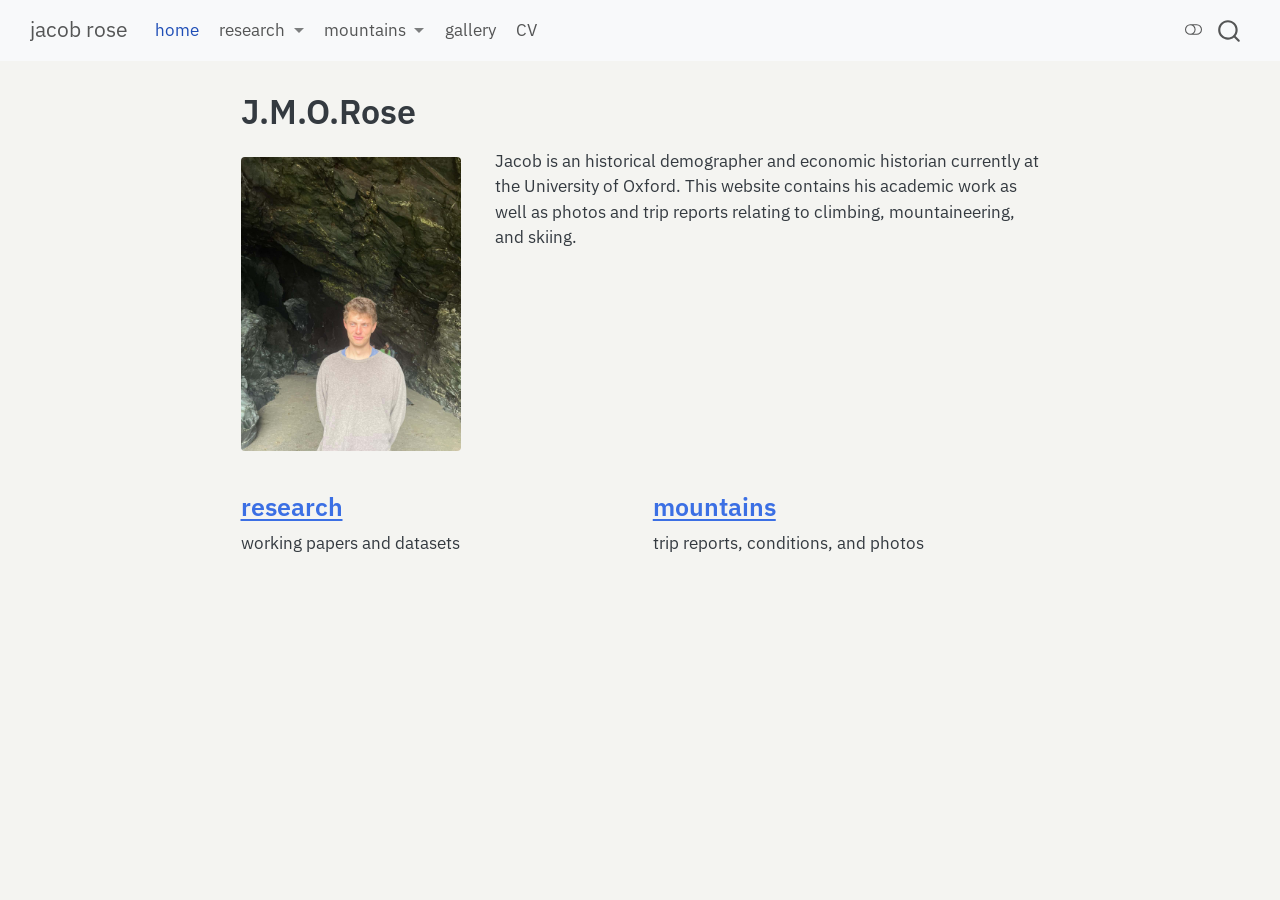
<file: docs/index.html>
<!DOCTYPE html>
<html xmlns="http://www.w3.org/1999/xhtml" lang="en" xml:lang="en"><head>

<meta charset="utf-8">
<meta name="generator" content="quarto-1.5.57">

<meta name="viewport" content="width=device-width, initial-scale=1.0, user-scalable=yes">


<title>J.M.O.Rose – jacob rose</title>
<style>
code{white-space: pre-wrap;}
span.smallcaps{font-variant: small-caps;}
div.columns{display: flex; gap: min(4vw, 1.5em);}
div.column{flex: auto; overflow-x: auto;}
div.hanging-indent{margin-left: 1.5em; text-indent: -1.5em;}
ul.task-list{list-style: none;}
ul.task-list li input[type="checkbox"] {
  width: 0.8em;
  margin: 0 0.8em 0.2em -1em; /* quarto-specific, see https://github.com/quarto-dev/quarto-cli/issues/4556 */ 
  vertical-align: middle;
}
</style>


<script src="site_libs/quarto-nav/quarto-nav.js"></script>
<script src="site_libs/quarto-nav/headroom.min.js"></script>
<script src="site_libs/clipboard/clipboard.min.js"></script>
<script src="site_libs/quarto-search/autocomplete.umd.js"></script>
<script src="site_libs/quarto-search/fuse.min.js"></script>
<script src="site_libs/quarto-search/quarto-search.js"></script>
<meta name="quarto:offset" content="./">
<script src="site_libs/quarto-html/quarto.js"></script>
<script src="site_libs/quarto-html/popper.min.js"></script>
<script src="site_libs/quarto-html/tippy.umd.min.js"></script>
<script src="site_libs/quarto-html/anchor.min.js"></script>
<link href="site_libs/quarto-html/tippy.css" rel="stylesheet">
<link href="site_libs/quarto-html/quarto-syntax-highlighting.css" rel="stylesheet" class="quarto-color-scheme" id="quarto-text-highlighting-styles">
<link href="site_libs/quarto-html/quarto-syntax-highlighting-dark.css" rel="prefetch" class="quarto-color-scheme quarto-color-alternate" id="quarto-text-highlighting-styles">
<script src="site_libs/bootstrap/bootstrap.min.js"></script>
<link href="site_libs/bootstrap/bootstrap-icons.css" rel="stylesheet">
<link href="site_libs/bootstrap/bootstrap.min.css" rel="stylesheet" class="quarto-color-scheme" id="quarto-bootstrap" data-mode="light">
<link href="site_libs/bootstrap/bootstrap-dark.min.css" rel="prefetch" class="quarto-color-scheme quarto-color-alternate" id="quarto-bootstrap" data-mode="dark">
<script id="quarto-search-options" type="application/json">{
  "location": "navbar",
  "copy-button": false,
  "collapse-after": 3,
  "panel-placement": "end",
  "type": "overlay",
  "limit": 50,
  "keyboard-shortcut": [
    "f",
    "/",
    "s"
  ],
  "show-item-context": false,
  "language": {
    "search-no-results-text": "No results",
    "search-matching-documents-text": "matching documents",
    "search-copy-link-title": "Copy link to search",
    "search-hide-matches-text": "Hide additional matches",
    "search-more-match-text": "more match in this document",
    "search-more-matches-text": "more matches in this document",
    "search-clear-button-title": "Clear",
    "search-text-placeholder": "",
    "search-detached-cancel-button-title": "Cancel",
    "search-submit-button-title": "Submit",
    "search-label": "Search"
  }
}</script>


<link rel="stylesheet" href="styles.css">
</head>

<body class="nav-fixed fullcontent">

<div id="quarto-search-results"></div>
  <header id="quarto-header" class="headroom fixed-top">
    <nav class="navbar navbar-expand-lg " data-bs-theme="dark">
      <div class="navbar-container container-fluid">
      <div class="navbar-brand-container mx-auto">
    <a class="navbar-brand" href="./index.html">
    <span class="navbar-title">jacob rose</span>
    </a>
  </div>
            <div id="quarto-search" class="" title="Search"></div>
          <button class="navbar-toggler" type="button" data-bs-toggle="collapse" data-bs-target="#navbarCollapse" aria-controls="navbarCollapse" role="menu" aria-expanded="false" aria-label="Toggle navigation" onclick="if (window.quartoToggleHeadroom) { window.quartoToggleHeadroom(); }">
  <span class="navbar-toggler-icon"></span>
</button>
          <div class="collapse navbar-collapse" id="navbarCollapse">
            <ul class="navbar-nav navbar-nav-scroll me-auto">
  <li class="nav-item">
    <a class="nav-link active" href="./index.html" aria-current="page"> 
<span class="menu-text">home</span></a>
  </li>  
  <li class="nav-item dropdown ">
    <a class="nav-link dropdown-toggle" href="#" id="nav-menu-research" role="link" data-bs-toggle="dropdown" aria-expanded="false">
 <span class="menu-text">research</span>
    </a>
    <ul class="dropdown-menu" aria-labelledby="nav-menu-research">    
        <li>
    <a class="dropdown-item" href="./research/index.html">
 <span class="dropdown-text">overview</span></a>
  </li>  
        <li>
    <a class="dropdown-item" href="./research/gallery.html">
 <span class="dropdown-text">gallery</span></a>
  </li>  
    </ul>
  </li>
  <li class="nav-item dropdown ">
    <a class="nav-link dropdown-toggle" href="#" id="nav-menu-mountains" role="link" data-bs-toggle="dropdown" aria-expanded="false">
 <span class="menu-text">mountains</span>
    </a>
    <ul class="dropdown-menu" aria-labelledby="nav-menu-mountains">    
        <li>
    <a class="dropdown-item" href="./mountains/index.html">
 <span class="dropdown-text">overview</span></a>
  </li>  
        <li>
    <a class="dropdown-item" href="./mountains/gallery.html">
 <span class="dropdown-text">gallery</span></a>
  </li>  
    </ul>
  </li>
  <li class="nav-item">
    <a class="nav-link" href="./gallery/index.html"> 
<span class="menu-text">gallery</span></a>
  </li>  
  <li class="nav-item">
    <a class="nav-link" href="./cv.html"> 
<span class="menu-text">CV</span></a>
  </li>  
</ul>
          </div> <!-- /navcollapse -->
            <div class="quarto-navbar-tools">
  <a href="" class="quarto-color-scheme-toggle quarto-navigation-tool  px-1" onclick="window.quartoToggleColorScheme(); return false;" title="Toggle dark mode"><i class="bi"></i></a>
</div>
      </div> <!-- /container-fluid -->
    </nav>
</header>
<!-- content -->
<div id="quarto-content" class="quarto-container page-columns page-rows-contents page-layout-article page-navbar">
<!-- sidebar -->
<!-- margin-sidebar -->
    
<!-- main -->
<main class="content" id="quarto-document-content">

<header id="title-block-header" class="quarto-title-block default">
<div class="quarto-title">
<h1 class="title">J.M.O.Rose</h1>
</div>



<div class="quarto-title-meta">

    
  
    
  </div>
  


</header>


<p><img src="me.jpg" class="me-photo nolightbox img-fluid"></p>
<p>Jacob is an historical demographer and economic historian currently at the University of Oxford. This website contains his academic work as well as photos and trip reports relating to climbing, mountaineering, and skiing.</p>
<div class="grid">
<section id="research" class="level3 g-col-12 g-col-md-6">
<h3 class="anchored" data-anchor-id="research"><a href="./research/index.html">research</a></h3>
<p>working papers and datasets</p>
</section>
<section id="mountains" class="level3 g-col-12 g-col-md-6">
<h3 class="anchored" data-anchor-id="mountains"><a href="./mountains/index.html">mountains</a></h3>
<p>trip reports, conditions, and photos</p>
</section>
</div>



</main> <!-- /main -->
<script id="quarto-html-after-body" type="application/javascript">
window.document.addEventListener("DOMContentLoaded", function (event) {
  const toggleBodyColorMode = (bsSheetEl) => {
    const mode = bsSheetEl.getAttribute("data-mode");
    const bodyEl = window.document.querySelector("body");
    if (mode === "dark") {
      bodyEl.classList.add("quarto-dark");
      bodyEl.classList.remove("quarto-light");
    } else {
      bodyEl.classList.add("quarto-light");
      bodyEl.classList.remove("quarto-dark");
    }
  }
  const toggleBodyColorPrimary = () => {
    const bsSheetEl = window.document.querySelector("link#quarto-bootstrap");
    if (bsSheetEl) {
      toggleBodyColorMode(bsSheetEl);
    }
  }
  toggleBodyColorPrimary();  
  const disableStylesheet = (stylesheets) => {
    for (let i=0; i < stylesheets.length; i++) {
      const stylesheet = stylesheets[i];
      stylesheet.rel = 'prefetch';
    }
  }
  const enableStylesheet = (stylesheets) => {
    for (let i=0; i < stylesheets.length; i++) {
      const stylesheet = stylesheets[i];
      stylesheet.rel = 'stylesheet';
    }
  }
  const manageTransitions = (selector, allowTransitions) => {
    const els = window.document.querySelectorAll(selector);
    for (let i=0; i < els.length; i++) {
      const el = els[i];
      if (allowTransitions) {
        el.classList.remove('notransition');
      } else {
        el.classList.add('notransition');
      }
    }
  }
  const toggleGiscusIfUsed = (isAlternate, darkModeDefault) => {
    const baseTheme = document.querySelector('#giscus-base-theme')?.value ?? 'light';
    const alternateTheme = document.querySelector('#giscus-alt-theme')?.value ?? 'dark';
    let newTheme = '';
    if(darkModeDefault) {
      newTheme = isAlternate ? baseTheme : alternateTheme;
    } else {
      newTheme = isAlternate ? alternateTheme : baseTheme;
    }
    const changeGiscusTheme = () => {
      // From: https://github.com/giscus/giscus/issues/336
      const sendMessage = (message) => {
        const iframe = document.querySelector('iframe.giscus-frame');
        if (!iframe) return;
        iframe.contentWindow.postMessage({ giscus: message }, 'https://giscus.app');
      }
      sendMessage({
        setConfig: {
          theme: newTheme
        }
      });
    }
    const isGiscussLoaded = window.document.querySelector('iframe.giscus-frame') !== null;
    if (isGiscussLoaded) {
      changeGiscusTheme();
    }
  }
  const toggleColorMode = (alternate) => {
    // Switch the stylesheets
    const alternateStylesheets = window.document.querySelectorAll('link.quarto-color-scheme.quarto-color-alternate');
    manageTransitions('#quarto-margin-sidebar .nav-link', false);
    if (alternate) {
      enableStylesheet(alternateStylesheets);
      for (const sheetNode of alternateStylesheets) {
        if (sheetNode.id === "quarto-bootstrap") {
          toggleBodyColorMode(sheetNode);
        }
      }
    } else {
      disableStylesheet(alternateStylesheets);
      toggleBodyColorPrimary();
    }
    manageTransitions('#quarto-margin-sidebar .nav-link', true);
    // Switch the toggles
    const toggles = window.document.querySelectorAll('.quarto-color-scheme-toggle');
    for (let i=0; i < toggles.length; i++) {
      const toggle = toggles[i];
      if (toggle) {
        if (alternate) {
          toggle.classList.add("alternate");     
        } else {
          toggle.classList.remove("alternate");
        }
      }
    }
    // Hack to workaround the fact that safari doesn't
    // properly recolor the scrollbar when toggling (#1455)
    if (navigator.userAgent.indexOf('Safari') > 0 && navigator.userAgent.indexOf('Chrome') == -1) {
      manageTransitions("body", false);
      window.scrollTo(0, 1);
      setTimeout(() => {
        window.scrollTo(0, 0);
        manageTransitions("body", true);
      }, 40);  
    }
  }
  const isFileUrl = () => { 
    return window.location.protocol === 'file:';
  }
  const hasAlternateSentinel = () => {  
    let styleSentinel = getColorSchemeSentinel();
    if (styleSentinel !== null) {
      return styleSentinel === "alternate";
    } else {
      return false;
    }
  }
  const setStyleSentinel = (alternate) => {
    const value = alternate ? "alternate" : "default";
    if (!isFileUrl()) {
      window.localStorage.setItem("quarto-color-scheme", value);
    } else {
      localAlternateSentinel = value;
    }
  }
  const getColorSchemeSentinel = () => {
    if (!isFileUrl()) {
      const storageValue = window.localStorage.getItem("quarto-color-scheme");
      return storageValue != null ? storageValue : localAlternateSentinel;
    } else {
      return localAlternateSentinel;
    }
  }
  const darkModeDefault = false;
  let localAlternateSentinel = darkModeDefault ? 'alternate' : 'default';
  // Dark / light mode switch
  window.quartoToggleColorScheme = () => {
    // Read the current dark / light value 
    let toAlternate = !hasAlternateSentinel();
    toggleColorMode(toAlternate);
    setStyleSentinel(toAlternate);
    toggleGiscusIfUsed(toAlternate, darkModeDefault);
  };
  // Ensure there is a toggle, if there isn't float one in the top right
  if (window.document.querySelector('.quarto-color-scheme-toggle') === null) {
    const a = window.document.createElement('a');
    a.classList.add('top-right');
    a.classList.add('quarto-color-scheme-toggle');
    a.href = "";
    a.onclick = function() { try { window.quartoToggleColorScheme(); } catch {} return false; };
    const i = window.document.createElement("i");
    i.classList.add('bi');
    a.appendChild(i);
    window.document.body.appendChild(a);
  }
  // Switch to dark mode if need be
  if (hasAlternateSentinel()) {
    toggleColorMode(true);
  } else {
    toggleColorMode(false);
  }
  const icon = "";
  const anchorJS = new window.AnchorJS();
  anchorJS.options = {
    placement: 'right',
    icon: icon
  };
  anchorJS.add('.anchored');
  const isCodeAnnotation = (el) => {
    for (const clz of el.classList) {
      if (clz.startsWith('code-annotation-')) {                     
        return true;
      }
    }
    return false;
  }
  const onCopySuccess = function(e) {
    // button target
    const button = e.trigger;
    // don't keep focus
    button.blur();
    // flash "checked"
    button.classList.add('code-copy-button-checked');
    var currentTitle = button.getAttribute("title");
    button.setAttribute("title", "Copied!");
    let tooltip;
    if (window.bootstrap) {
      button.setAttribute("data-bs-toggle", "tooltip");
      button.setAttribute("data-bs-placement", "left");
      button.setAttribute("data-bs-title", "Copied!");
      tooltip = new bootstrap.Tooltip(button, 
        { trigger: "manual", 
          customClass: "code-copy-button-tooltip",
          offset: [0, -8]});
      tooltip.show();    
    }
    setTimeout(function() {
      if (tooltip) {
        tooltip.hide();
        button.removeAttribute("data-bs-title");
        button.removeAttribute("data-bs-toggle");
        button.removeAttribute("data-bs-placement");
      }
      button.setAttribute("title", currentTitle);
      button.classList.remove('code-copy-button-checked');
    }, 1000);
    // clear code selection
    e.clearSelection();
  }
  const getTextToCopy = function(trigger) {
      const codeEl = trigger.previousElementSibling.cloneNode(true);
      for (const childEl of codeEl.children) {
        if (isCodeAnnotation(childEl)) {
          childEl.remove();
        }
      }
      return codeEl.innerText;
  }
  const clipboard = new window.ClipboardJS('.code-copy-button:not([data-in-quarto-modal])', {
    text: getTextToCopy
  });
  clipboard.on('success', onCopySuccess);
  if (window.document.getElementById('quarto-embedded-source-code-modal')) {
    // For code content inside modals, clipBoardJS needs to be initialized with a container option
    // TODO: Check when it could be a function (https://github.com/zenorocha/clipboard.js/issues/860)
    const clipboardModal = new window.ClipboardJS('.code-copy-button[data-in-quarto-modal]', {
      text: getTextToCopy,
      container: window.document.getElementById('quarto-embedded-source-code-modal')
    });
    clipboardModal.on('success', onCopySuccess);
  }
    var localhostRegex = new RegExp(/^(?:http|https):\/\/localhost\:?[0-9]*\//);
    var mailtoRegex = new RegExp(/^mailto:/);
      var filterRegex = new RegExp("https:\/\/jmor6018\.github\.io\/jacob-site\/");
    var isInternal = (href) => {
        return filterRegex.test(href) || localhostRegex.test(href) || mailtoRegex.test(href);
    }
    // Inspect non-navigation links and adorn them if external
 	var links = window.document.querySelectorAll('a[href]:not(.nav-link):not(.navbar-brand):not(.toc-action):not(.sidebar-link):not(.sidebar-item-toggle):not(.pagination-link):not(.no-external):not([aria-hidden]):not(.dropdown-item):not(.quarto-navigation-tool):not(.about-link)');
    for (var i=0; i<links.length; i++) {
      const link = links[i];
      if (!isInternal(link.href)) {
        // undo the damage that might have been done by quarto-nav.js in the case of
        // links that we want to consider external
        if (link.dataset.originalHref !== undefined) {
          link.href = link.dataset.originalHref;
        }
      }
    }
  function tippyHover(el, contentFn, onTriggerFn, onUntriggerFn) {
    const config = {
      allowHTML: true,
      maxWidth: 500,
      delay: 100,
      arrow: false,
      appendTo: function(el) {
          return el.parentElement;
      },
      interactive: true,
      interactiveBorder: 10,
      theme: 'quarto',
      placement: 'bottom-start',
    };
    if (contentFn) {
      config.content = contentFn;
    }
    if (onTriggerFn) {
      config.onTrigger = onTriggerFn;
    }
    if (onUntriggerFn) {
      config.onUntrigger = onUntriggerFn;
    }
    window.tippy(el, config); 
  }
  const noterefs = window.document.querySelectorAll('a[role="doc-noteref"]');
  for (var i=0; i<noterefs.length; i++) {
    const ref = noterefs[i];
    tippyHover(ref, function() {
      // use id or data attribute instead here
      let href = ref.getAttribute('data-footnote-href') || ref.getAttribute('href');
      try { href = new URL(href).hash; } catch {}
      const id = href.replace(/^#\/?/, "");
      const note = window.document.getElementById(id);
      if (note) {
        return note.innerHTML;
      } else {
        return "";
      }
    });
  }
  const xrefs = window.document.querySelectorAll('a.quarto-xref');
  const processXRef = (id, note) => {
    // Strip column container classes
    const stripColumnClz = (el) => {
      el.classList.remove("page-full", "page-columns");
      if (el.children) {
        for (const child of el.children) {
          stripColumnClz(child);
        }
      }
    }
    stripColumnClz(note)
    if (id === null || id.startsWith('sec-')) {
      // Special case sections, only their first couple elements
      const container = document.createElement("div");
      if (note.children && note.children.length > 2) {
        container.appendChild(note.children[0].cloneNode(true));
        for (let i = 1; i < note.children.length; i++) {
          const child = note.children[i];
          if (child.tagName === "P" && child.innerText === "") {
            continue;
          } else {
            container.appendChild(child.cloneNode(true));
            break;
          }
        }
        if (window.Quarto?.typesetMath) {
          window.Quarto.typesetMath(container);
        }
        return container.innerHTML
      } else {
        if (window.Quarto?.typesetMath) {
          window.Quarto.typesetMath(note);
        }
        return note.innerHTML;
      }
    } else {
      // Remove any anchor links if they are present
      const anchorLink = note.querySelector('a.anchorjs-link');
      if (anchorLink) {
        anchorLink.remove();
      }
      if (window.Quarto?.typesetMath) {
        window.Quarto.typesetMath(note);
      }
      // TODO in 1.5, we should make sure this works without a callout special case
      if (note.classList.contains("callout")) {
        return note.outerHTML;
      } else {
        return note.innerHTML;
      }
    }
  }
  for (var i=0; i<xrefs.length; i++) {
    const xref = xrefs[i];
    tippyHover(xref, undefined, function(instance) {
      instance.disable();
      let url = xref.getAttribute('href');
      let hash = undefined; 
      if (url.startsWith('#')) {
        hash = url;
      } else {
        try { hash = new URL(url).hash; } catch {}
      }
      if (hash) {
        const id = hash.replace(/^#\/?/, "");
        const note = window.document.getElementById(id);
        if (note !== null) {
          try {
            const html = processXRef(id, note.cloneNode(true));
            instance.setContent(html);
          } finally {
            instance.enable();
            instance.show();
          }
        } else {
          // See if we can fetch this
          fetch(url.split('#')[0])
          .then(res => res.text())
          .then(html => {
            const parser = new DOMParser();
            const htmlDoc = parser.parseFromString(html, "text/html");
            const note = htmlDoc.getElementById(id);
            if (note !== null) {
              const html = processXRef(id, note);
              instance.setContent(html);
            } 
          }).finally(() => {
            instance.enable();
            instance.show();
          });
        }
      } else {
        // See if we can fetch a full url (with no hash to target)
        // This is a special case and we should probably do some content thinning / targeting
        fetch(url)
        .then(res => res.text())
        .then(html => {
          const parser = new DOMParser();
          const htmlDoc = parser.parseFromString(html, "text/html");
          const note = htmlDoc.querySelector('main.content');
          if (note !== null) {
            // This should only happen for chapter cross references
            // (since there is no id in the URL)
            // remove the first header
            if (note.children.length > 0 && note.children[0].tagName === "HEADER") {
              note.children[0].remove();
            }
            const html = processXRef(null, note);
            instance.setContent(html);
          } 
        }).finally(() => {
          instance.enable();
          instance.show();
        });
      }
    }, function(instance) {
    });
  }
      let selectedAnnoteEl;
      const selectorForAnnotation = ( cell, annotation) => {
        let cellAttr = 'data-code-cell="' + cell + '"';
        let lineAttr = 'data-code-annotation="' +  annotation + '"';
        const selector = 'span[' + cellAttr + '][' + lineAttr + ']';
        return selector;
      }
      const selectCodeLines = (annoteEl) => {
        const doc = window.document;
        const targetCell = annoteEl.getAttribute("data-target-cell");
        const targetAnnotation = annoteEl.getAttribute("data-target-annotation");
        const annoteSpan = window.document.querySelector(selectorForAnnotation(targetCell, targetAnnotation));
        const lines = annoteSpan.getAttribute("data-code-lines").split(",");
        const lineIds = lines.map((line) => {
          return targetCell + "-" + line;
        })
        let top = null;
        let height = null;
        let parent = null;
        if (lineIds.length > 0) {
            //compute the position of the single el (top and bottom and make a div)
            const el = window.document.getElementById(lineIds[0]);
            top = el.offsetTop;
            height = el.offsetHeight;
            parent = el.parentElement.parentElement;
          if (lineIds.length > 1) {
            const lastEl = window.document.getElementById(lineIds[lineIds.length - 1]);
            const bottom = lastEl.offsetTop + lastEl.offsetHeight;
            height = bottom - top;
          }
          if (top !== null && height !== null && parent !== null) {
            // cook up a div (if necessary) and position it 
            let div = window.document.getElementById("code-annotation-line-highlight");
            if (div === null) {
              div = window.document.createElement("div");
              div.setAttribute("id", "code-annotation-line-highlight");
              div.style.position = 'absolute';
              parent.appendChild(div);
            }
            div.style.top = top - 2 + "px";
            div.style.height = height + 4 + "px";
            div.style.left = 0;
            let gutterDiv = window.document.getElementById("code-annotation-line-highlight-gutter");
            if (gutterDiv === null) {
              gutterDiv = window.document.createElement("div");
              gutterDiv.setAttribute("id", "code-annotation-line-highlight-gutter");
              gutterDiv.style.position = 'absolute';
              const codeCell = window.document.getElementById(targetCell);
              const gutter = codeCell.querySelector('.code-annotation-gutter');
              gutter.appendChild(gutterDiv);
            }
            gutterDiv.style.top = top - 2 + "px";
            gutterDiv.style.height = height + 4 + "px";
          }
          selectedAnnoteEl = annoteEl;
        }
      };
      const unselectCodeLines = () => {
        const elementsIds = ["code-annotation-line-highlight", "code-annotation-line-highlight-gutter"];
        elementsIds.forEach((elId) => {
          const div = window.document.getElementById(elId);
          if (div) {
            div.remove();
          }
        });
        selectedAnnoteEl = undefined;
      };
        // Handle positioning of the toggle
    window.addEventListener(
      "resize",
      throttle(() => {
        elRect = undefined;
        if (selectedAnnoteEl) {
          selectCodeLines(selectedAnnoteEl);
        }
      }, 10)
    );
    function throttle(fn, ms) {
    let throttle = false;
    let timer;
      return (...args) => {
        if(!throttle) { // first call gets through
            fn.apply(this, args);
            throttle = true;
        } else { // all the others get throttled
            if(timer) clearTimeout(timer); // cancel #2
            timer = setTimeout(() => {
              fn.apply(this, args);
              timer = throttle = false;
            }, ms);
        }
      };
    }
      // Attach click handler to the DT
      const annoteDls = window.document.querySelectorAll('dt[data-target-cell]');
      for (const annoteDlNode of annoteDls) {
        annoteDlNode.addEventListener('click', (event) => {
          const clickedEl = event.target;
          if (clickedEl !== selectedAnnoteEl) {
            unselectCodeLines();
            const activeEl = window.document.querySelector('dt[data-target-cell].code-annotation-active');
            if (activeEl) {
              activeEl.classList.remove('code-annotation-active');
            }
            selectCodeLines(clickedEl);
            clickedEl.classList.add('code-annotation-active');
          } else {
            // Unselect the line
            unselectCodeLines();
            clickedEl.classList.remove('code-annotation-active');
          }
        });
      }
  const findCites = (el) => {
    const parentEl = el.parentElement;
    if (parentEl) {
      const cites = parentEl.dataset.cites;
      if (cites) {
        return {
          el,
          cites: cites.split(' ')
        };
      } else {
        return findCites(el.parentElement)
      }
    } else {
      return undefined;
    }
  };
  var bibliorefs = window.document.querySelectorAll('a[role="doc-biblioref"]');
  for (var i=0; i<bibliorefs.length; i++) {
    const ref = bibliorefs[i];
    const citeInfo = findCites(ref);
    if (citeInfo) {
      tippyHover(citeInfo.el, function() {
        var popup = window.document.createElement('div');
        citeInfo.cites.forEach(function(cite) {
          var citeDiv = window.document.createElement('div');
          citeDiv.classList.add('hanging-indent');
          citeDiv.classList.add('csl-entry');
          var biblioDiv = window.document.getElementById('ref-' + cite);
          if (biblioDiv) {
            citeDiv.innerHTML = biblioDiv.innerHTML;
          }
          popup.appendChild(citeDiv);
        });
        return popup.innerHTML;
      });
    }
  }
});
</script>
</div> <!-- /content -->




</body></html>
</file>
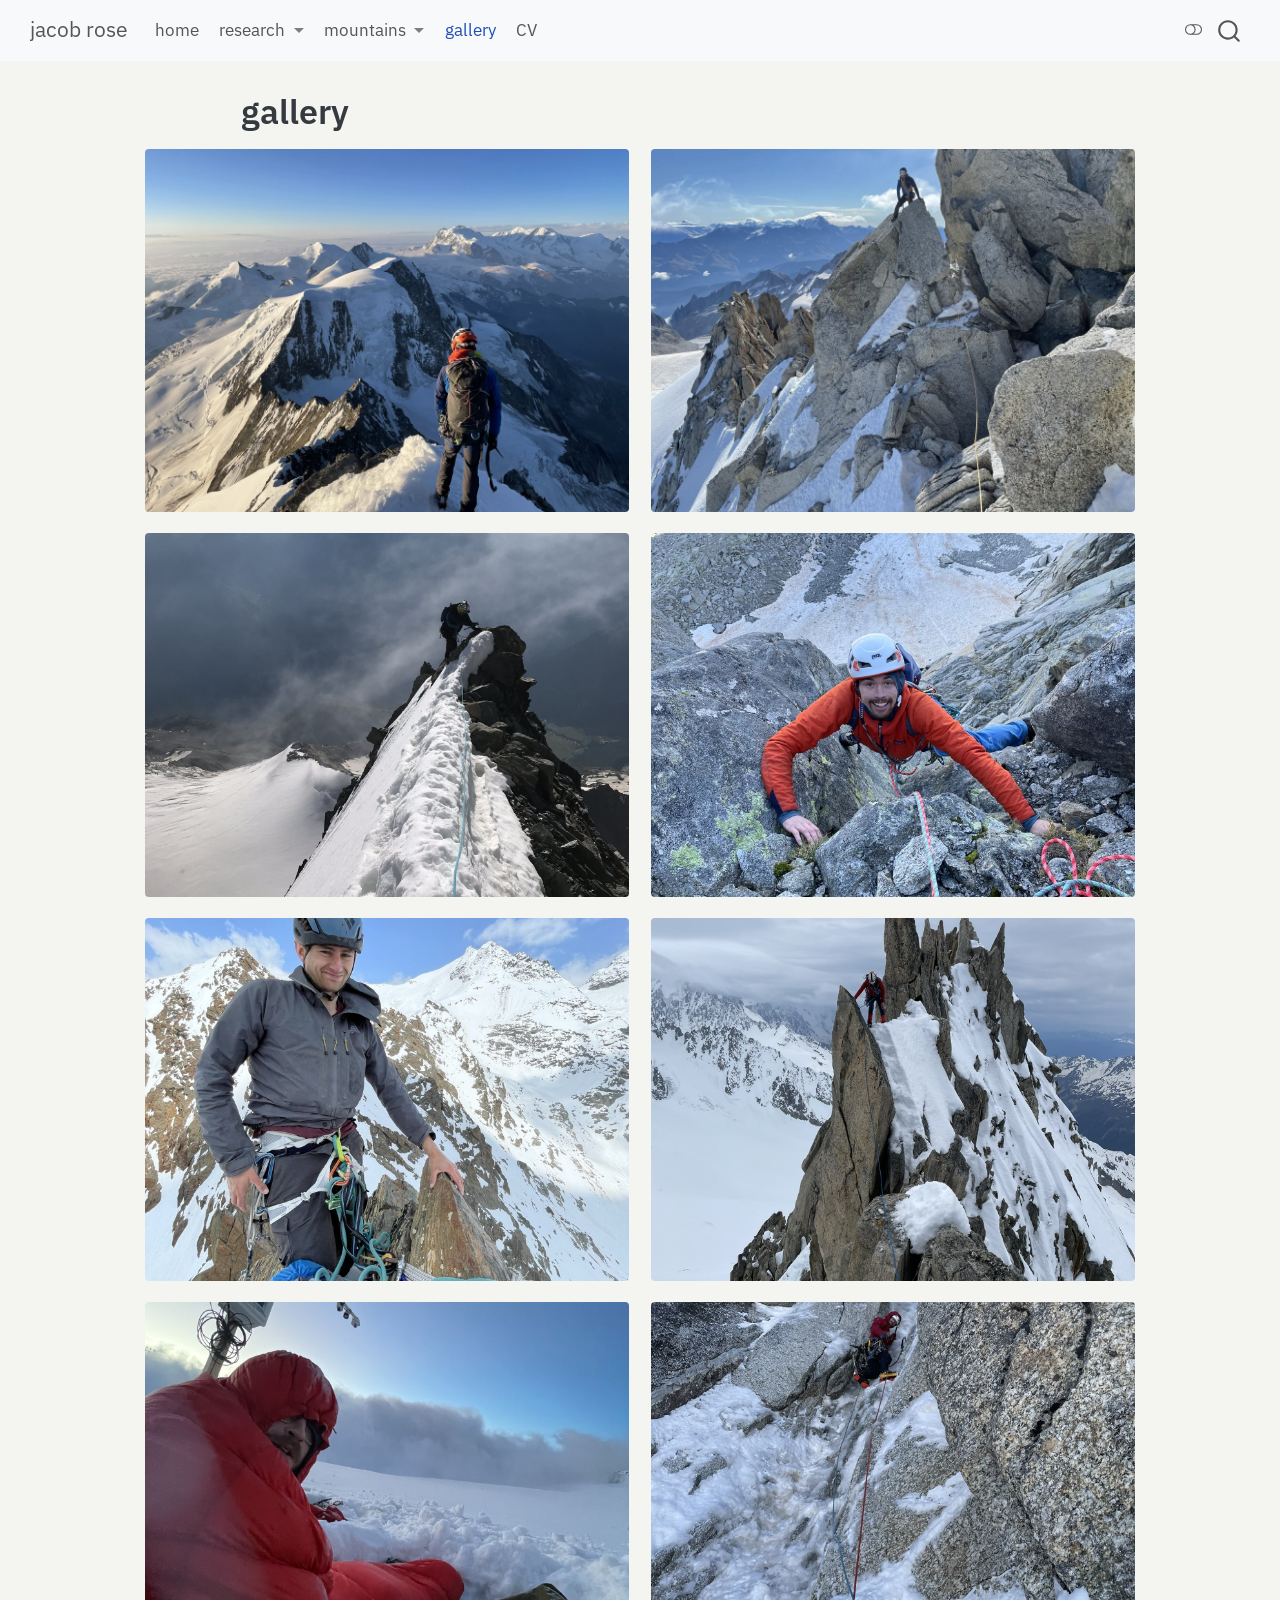
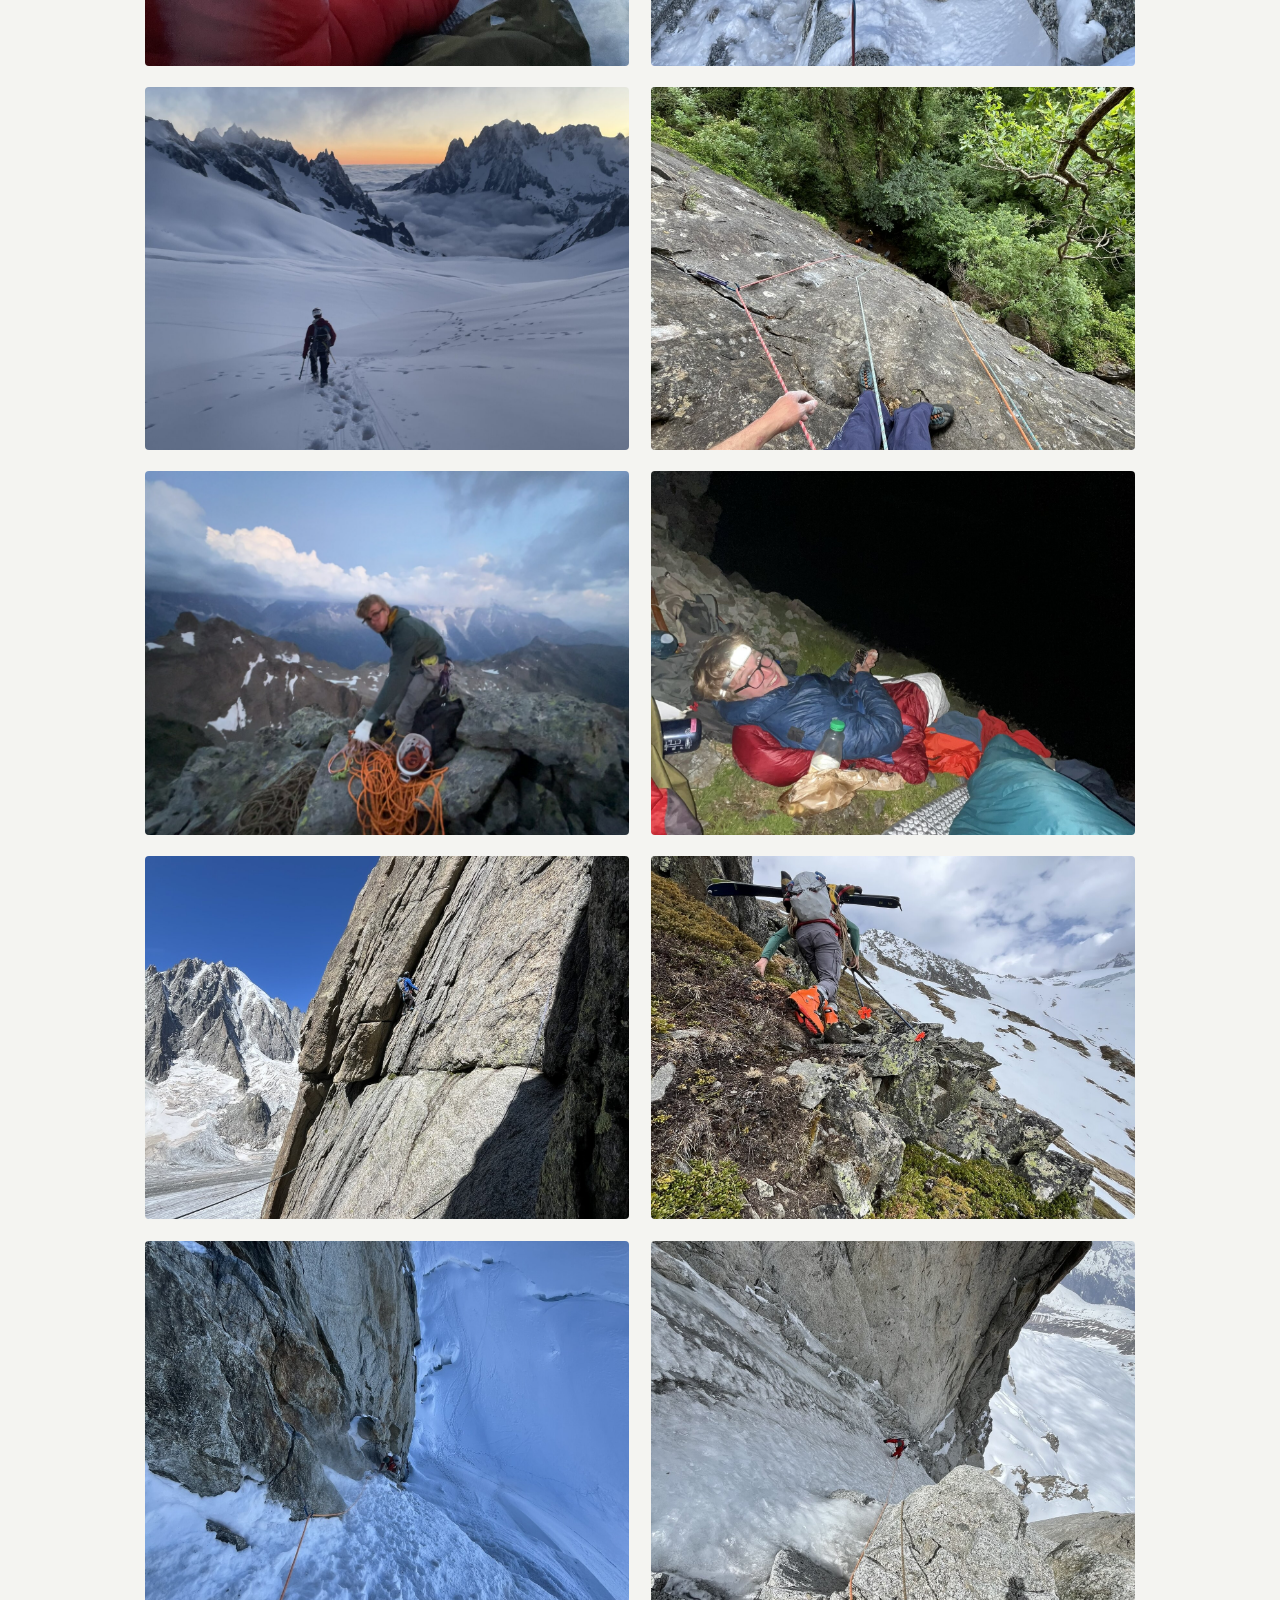
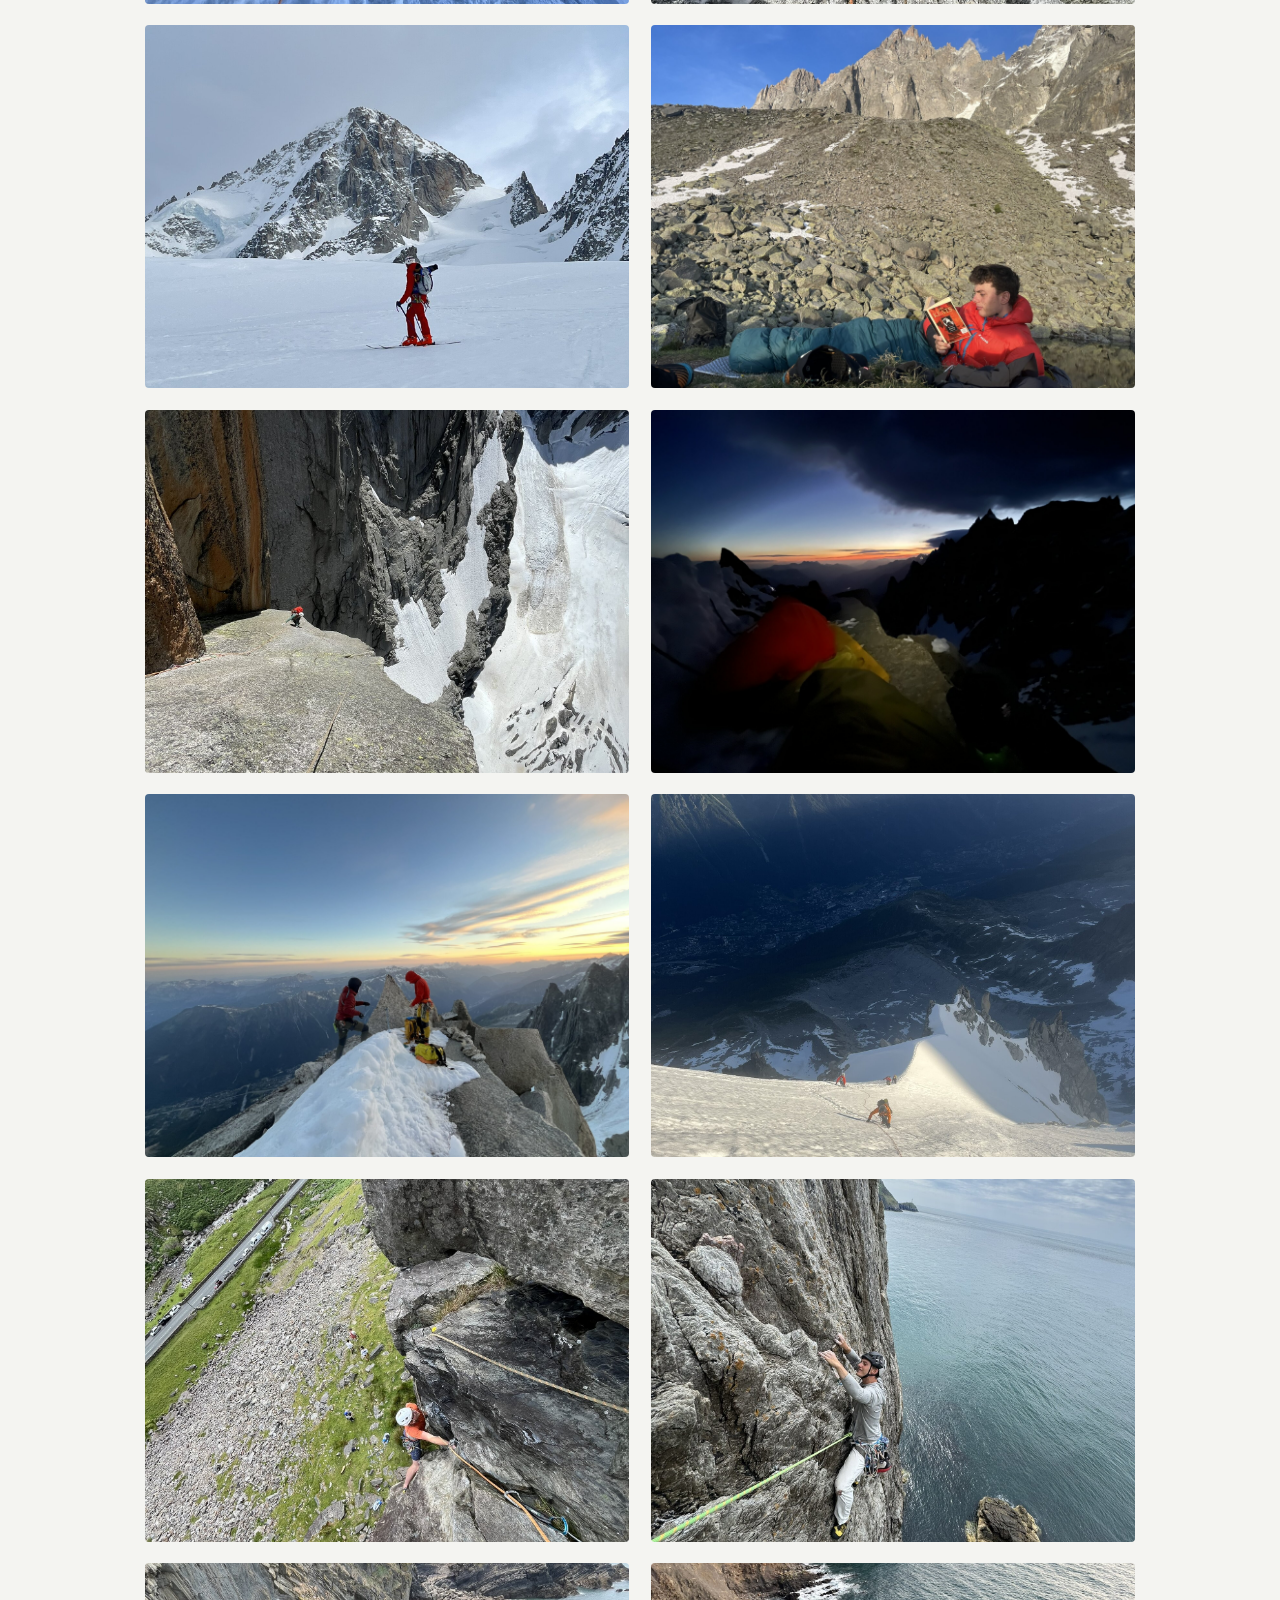
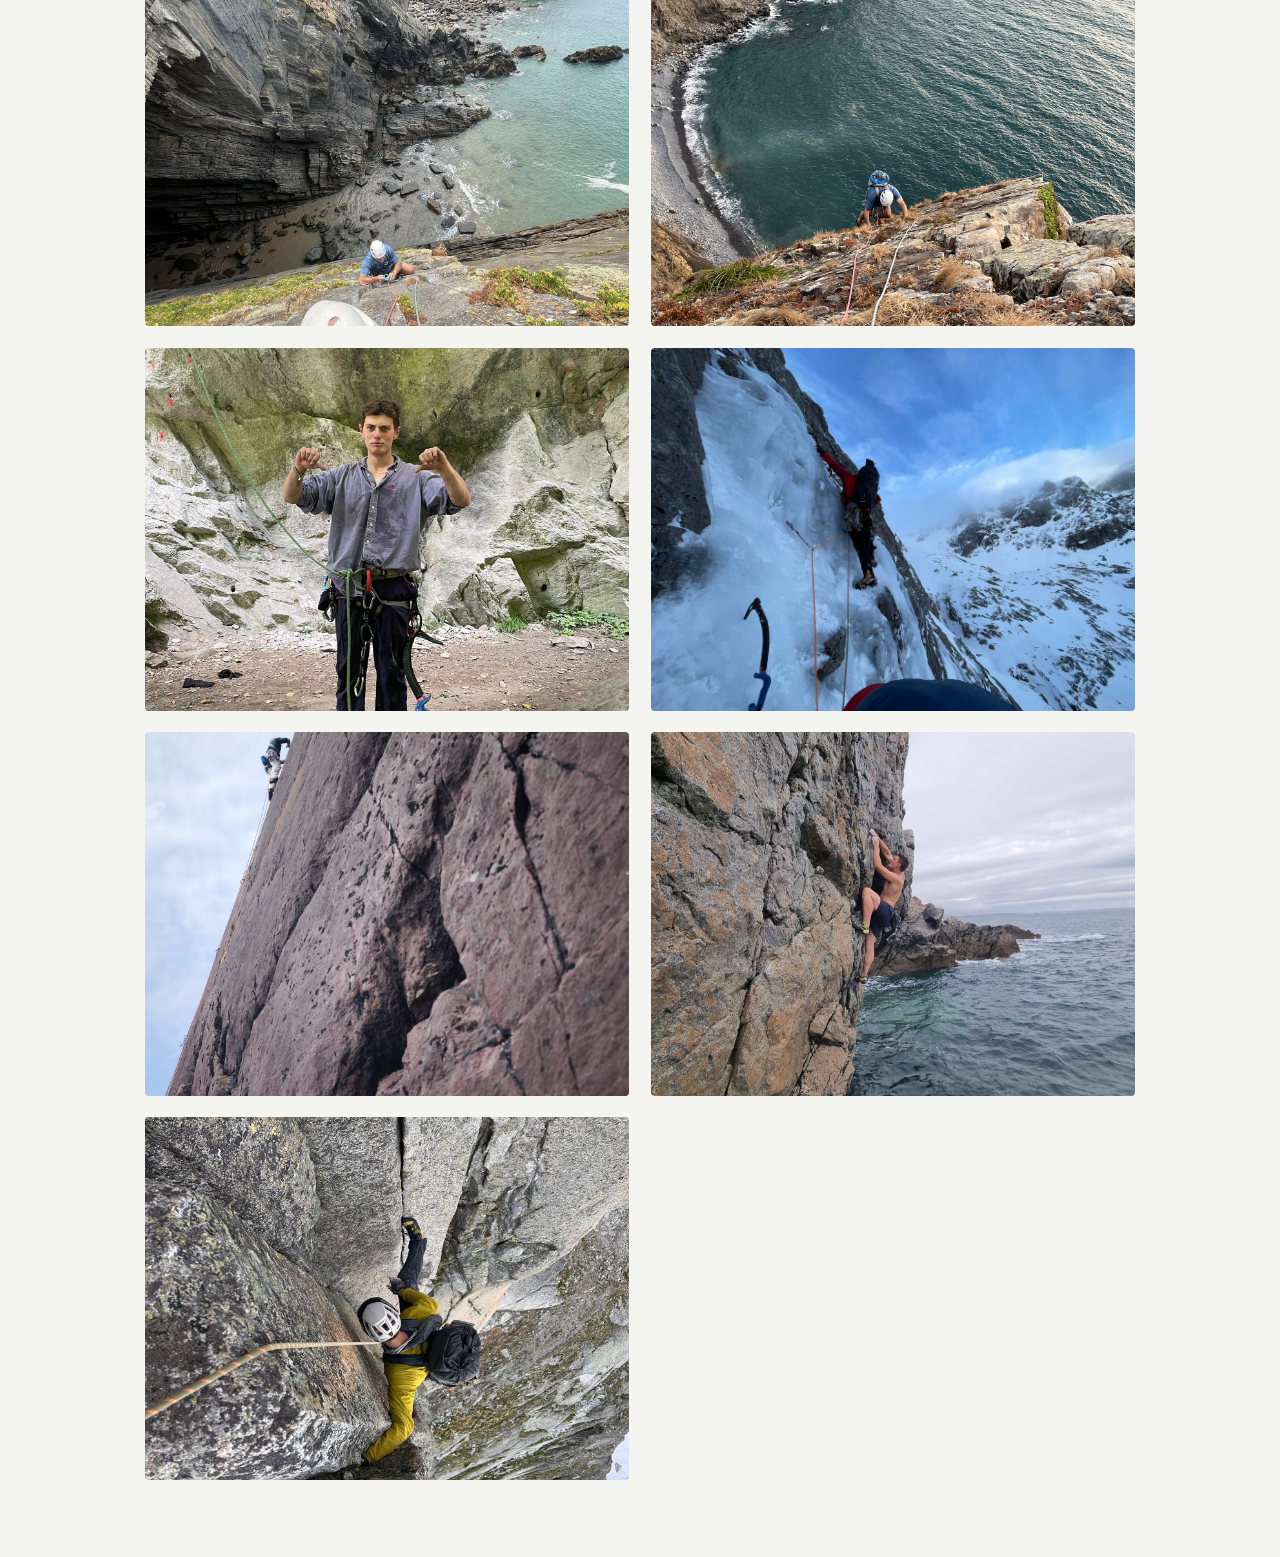
<file: docs/gallery/index.html>
<!DOCTYPE html>
<html xmlns="http://www.w3.org/1999/xhtml" lang="en" xml:lang="en"><head>

<meta charset="utf-8">
<meta name="generator" content="quarto-1.5.57">

<meta name="viewport" content="width=device-width, initial-scale=1.0, user-scalable=yes">


<title>gallery – jacob rose</title>
<style>
code{white-space: pre-wrap;}
span.smallcaps{font-variant: small-caps;}
div.columns{display: flex; gap: min(4vw, 1.5em);}
div.column{flex: auto; overflow-x: auto;}
div.hanging-indent{margin-left: 1.5em; text-indent: -1.5em;}
ul.task-list{list-style: none;}
ul.task-list li input[type="checkbox"] {
  width: 0.8em;
  margin: 0 0.8em 0.2em -1em; /* quarto-specific, see https://github.com/quarto-dev/quarto-cli/issues/4556 */ 
  vertical-align: middle;
}
</style>


<script src="../site_libs/quarto-nav/quarto-nav.js"></script>
<script src="../site_libs/quarto-nav/headroom.min.js"></script>
<script src="../site_libs/clipboard/clipboard.min.js"></script>
<script src="../site_libs/quarto-search/autocomplete.umd.js"></script>
<script src="../site_libs/quarto-search/fuse.min.js"></script>
<script src="../site_libs/quarto-search/quarto-search.js"></script>
<meta name="quarto:offset" content="../">
<script src="../site_libs/quarto-html/quarto.js"></script>
<script src="../site_libs/quarto-html/popper.min.js"></script>
<script src="../site_libs/quarto-html/tippy.umd.min.js"></script>
<script src="../site_libs/quarto-html/anchor.min.js"></script>
<link href="../site_libs/quarto-html/tippy.css" rel="stylesheet">
<link href="../site_libs/quarto-html/quarto-syntax-highlighting.css" rel="stylesheet" class="quarto-color-scheme" id="quarto-text-highlighting-styles">
<link href="../site_libs/quarto-html/quarto-syntax-highlighting-dark.css" rel="prefetch" class="quarto-color-scheme quarto-color-alternate" id="quarto-text-highlighting-styles">
<script src="../site_libs/bootstrap/bootstrap.min.js"></script>
<link href="../site_libs/bootstrap/bootstrap-icons.css" rel="stylesheet">
<link href="../site_libs/bootstrap/bootstrap.min.css" rel="stylesheet" class="quarto-color-scheme" id="quarto-bootstrap" data-mode="light">
<link href="../site_libs/bootstrap/bootstrap-dark.min.css" rel="prefetch" class="quarto-color-scheme quarto-color-alternate" id="quarto-bootstrap" data-mode="dark">
<script src="../site_libs/quarto-contrib/glightbox/glightbox.min.js"></script>
<link href="../site_libs/quarto-contrib/glightbox/glightbox.min.css" rel="stylesheet">
<link href="../site_libs/quarto-contrib/glightbox/lightbox.css" rel="stylesheet">
<script id="quarto-search-options" type="application/json">{
  "location": "navbar",
  "copy-button": false,
  "collapse-after": 3,
  "panel-placement": "end",
  "type": "overlay",
  "limit": 50,
  "keyboard-shortcut": [
    "f",
    "/",
    "s"
  ],
  "show-item-context": false,
  "language": {
    "search-no-results-text": "No results",
    "search-matching-documents-text": "matching documents",
    "search-copy-link-title": "Copy link to search",
    "search-hide-matches-text": "Hide additional matches",
    "search-more-match-text": "more match in this document",
    "search-more-matches-text": "more matches in this document",
    "search-clear-button-title": "Clear",
    "search-text-placeholder": "",
    "search-detached-cancel-button-title": "Cancel",
    "search-submit-button-title": "Submit",
    "search-label": "Search"
  }
}</script>


<link rel="stylesheet" href="../styles.css">
</head>

<body class="nav-fixed fullcontent">

<div id="quarto-search-results"></div>
  <header id="quarto-header" class="headroom fixed-top">
    <nav class="navbar navbar-expand-lg " data-bs-theme="dark">
      <div class="navbar-container container-fluid">
      <div class="navbar-brand-container mx-auto">
    <a class="navbar-brand" href="../index.html">
    <span class="navbar-title">jacob rose</span>
    </a>
  </div>
            <div id="quarto-search" class="" title="Search"></div>
          <button class="navbar-toggler" type="button" data-bs-toggle="collapse" data-bs-target="#navbarCollapse" aria-controls="navbarCollapse" role="menu" aria-expanded="false" aria-label="Toggle navigation" onclick="if (window.quartoToggleHeadroom) { window.quartoToggleHeadroom(); }">
  <span class="navbar-toggler-icon"></span>
</button>
          <div class="collapse navbar-collapse" id="navbarCollapse">
            <ul class="navbar-nav navbar-nav-scroll me-auto">
  <li class="nav-item">
    <a class="nav-link" href="../index.html"> 
<span class="menu-text">home</span></a>
  </li>  
  <li class="nav-item dropdown ">
    <a class="nav-link dropdown-toggle" href="#" id="nav-menu-research" role="link" data-bs-toggle="dropdown" aria-expanded="false">
 <span class="menu-text">research</span>
    </a>
    <ul class="dropdown-menu" aria-labelledby="nav-menu-research">    
        <li>
    <a class="dropdown-item" href="../research/index.html">
 <span class="dropdown-text">overview</span></a>
  </li>  
        <li>
    <a class="dropdown-item" href="../research/gallery.html">
 <span class="dropdown-text">gallery</span></a>
  </li>  
    </ul>
  </li>
  <li class="nav-item dropdown ">
    <a class="nav-link dropdown-toggle" href="#" id="nav-menu-mountains" role="link" data-bs-toggle="dropdown" aria-expanded="false">
 <span class="menu-text">mountains</span>
    </a>
    <ul class="dropdown-menu" aria-labelledby="nav-menu-mountains">    
        <li>
    <a class="dropdown-item" href="../mountains/index.html">
 <span class="dropdown-text">overview</span></a>
  </li>  
        <li>
    <a class="dropdown-item" href="../mountains/gallery.html">
 <span class="dropdown-text">gallery</span></a>
  </li>  
    </ul>
  </li>
  <li class="nav-item">
    <a class="nav-link active" href="../gallery/index.html" aria-current="page"> 
<span class="menu-text">gallery</span></a>
  </li>  
  <li class="nav-item">
    <a class="nav-link" href="../cv.html"> 
<span class="menu-text">CV</span></a>
  </li>  
</ul>
          </div> <!-- /navcollapse -->
            <div class="quarto-navbar-tools">
  <a href="" class="quarto-color-scheme-toggle quarto-navigation-tool  px-1" onclick="window.quartoToggleColorScheme(); return false;" title="Toggle dark mode"><i class="bi"></i></a>
</div>
      </div> <!-- /container-fluid -->
    </nav>
</header>
<!-- content -->
<div id="quarto-content" class="quarto-container page-columns page-rows-contents page-layout-article page-navbar">
<!-- sidebar -->
<!-- margin-sidebar -->
    
<!-- main -->
<main class="content page-columns page-full" id="quarto-document-content">

<header id="title-block-header" class="quarto-title-block default">
<div class="quarto-title">
<h1 class="title">gallery</h1>
</div>



<div class="quarto-title-meta">

    
  
    
  </div>
  


</header>


<div class="cell column-page">
<div class="photo-grid">
<div class="quarto-figure quarto-figure-center">
<figure class="figure">
<p><a href="../mountains/photos/img_1404.jpg" class="lightbox" data-gallery="gallery" title="Rigby stood at the summit of the Taschorn at first light, gazing back towards the west rib of the Alphubel (which we had climbed two days prior), the Breithorn, and beyond it the vast basin of Switzerland soaked in cloud. Probably the best photo I’ve ever taken."><img src="../mountains/photos/img_1404.jpg" class="img-fluid figure-img" alt="Rigby stood at the summit of the Taschorn at first light, gazing back towards the west rib of the Alphubel (which we had climbed two days prior), the Breithorn, and beyond it the vast basin of Switzerland soaked in cloud. Probably the best photo I’ve ever taken."></a></p>
<figcaption>Rigby stood at the summit of the Taschorn at first light, gazing back towards the west rib of the Alphubel (which we had climbed two days prior), the Breithorn, and beyond it the vast basin of Switzerland soaked in cloud. Probably the best photo I’ve ever taken.</figcaption>
</figure>
</div>
<div class="quarto-figure quarto-figure-center">
<figure class="figure">
<p><a href="../mountains/photos/img_1120.jpg" class="lightbox" data-gallery="gallery" title="Rigby high on the Forbes Arete."><img src="../mountains/photos/img_1120.jpg" class="img-fluid figure-img" alt="Rigby high on the Forbes Arete."></a></p>
<figcaption>Rigby high on the Forbes Arete.</figcaption>
</figure>
</div>
<div class="quarto-figure quarto-figure-center">
<figure class="figure">
<p><a href="../mountains/photos/img_8360.jpg" class="lightbox" data-gallery="gallery" title="Jim approaching the summit ridge of the Lenspitze."><img src="../mountains/photos/img_8360.jpg" class="img-fluid figure-img" alt="Jim approaching the summit ridge of the Lenspitze."></a></p>
<figcaption>Jim approaching the summit ridge of the Lenspitze.</figcaption>
</figure>
</div>
<div class="quarto-figure quarto-figure-center">
<figure class="figure">
<p><a href="../mountains/photos/img_1518.jpg" class="lightbox" data-gallery="gallery" title="Rigby approaching the desperately loose finale of a poorly-protected and hard groove, off-route on low on the Peigne."><img src="../mountains/photos/img_1518.jpg" class="img-fluid figure-img" alt="Rigby approaching the desperately loose finale of a poorly-protected and hard groove, off-route on low on the Peigne."></a></p>
<figcaption>Rigby approaching the desperately loose finale of a poorly-protected and hard groove, off-route on low on the Peigne.</figcaption>
</figure>
</div>
<div class="quarto-figure quarto-figure-center">
<figure class="figure">
<p><a href="../mountains/photos/img_0987.jpg" class="lightbox" data-gallery="gallery" title="Jim at the summit of a minor Swiss rock peak. 7-8 pitches, about VS."><img src="../mountains/photos/img_0987.jpg" class="img-fluid figure-img" alt="Jim at the summit of a minor Swiss rock peak. 7-8 pitches, about VS."></a></p>
<figcaption>Jim at the summit of a minor Swiss rock peak. 7-8 pitches, about VS.</figcaption>
</figure>
</div>
<div class="quarto-figure quarto-figure-center">
<figure class="figure">
<p><a href="../mountains/photos/img_8006.jpg" class="lightbox" data-gallery="gallery" title="The ridge of the Aiguille du Tour soaked after an unexpected overnight dump."><img src="../mountains/photos/img_8006.jpg" class="img-fluid figure-img" alt="The ridge of the Aiguille du Tour soaked after an unexpected overnight dump."></a></p>
<figcaption>The ridge of the Aiguille du Tour soaked after an unexpected overnight dump.</figcaption>
</figure>
</div>
<div class="quarto-figure quarto-figure-center">
<figure class="figure">
<p><a href="../mountains/photos/img_8102.jpg" class="lightbox" data-gallery="gallery" title="Josh huddled in his sleeping bag on our Vallee Blanche bed of snow at 3,300. Sunset."><img src="../mountains/photos/img_8102.jpg" class="img-fluid figure-img" alt="Josh huddled in his sleeping bag on our Vallee Blanche bed of snow at 3,300. Sunset."></a></p>
<figcaption>Josh huddled in his sleeping bag on our Vallee Blanche bed of snow at 3,300. Sunset.</figcaption>
</figure>
</div>
<div class="quarto-figure quarto-figure-center">
<figure class="figure">
<p><a href="../mountains/photos/img_8104.jpg" class="lightbox" data-gallery="gallery" title="Josh dispatching the crux coffin-box of the Chere Couloir."><img src="../mountains/photos/img_8104.jpg" class="img-fluid figure-img" alt="Josh dispatching the crux coffin-box of the Chere Couloir."></a></p>
<figcaption>Josh dispatching the crux coffin-box of the Chere Couloir.</figcaption>
</figure>
</div>
<div class="quarto-figure quarto-figure-center">
<figure class="figure">
<p><a href="../mountains/photos/img_8135.jpg" class="lightbox" data-gallery="gallery" title="Josh trundling on to the base of the north face of the Tour Ronde at first light."><img src="../mountains/photos/img_8135.jpg" class="img-fluid figure-img" alt="Josh trundling on to the base of the north face of the Tour Ronde at first light."></a></p>
<figcaption>Josh trundling on to the base of the north face of the Tour Ronde at first light.</figcaption>
</figure>
</div>
<div class="quarto-figure quarto-figure-center">
<figure class="figure">
<p><a href="../mountains/photos/img_0225.jpg" class="lightbox" data-gallery="gallery" title="Me looking back down at the best HVS in the Wye Valley."><img src="../mountains/photos/img_0225.jpg" class="img-fluid figure-img" alt="Me looking back down at the best HVS in the Wye Valley."></a></p>
<figcaption>Me looking back down at the best HVS in the Wye Valley.</figcaption>
</figure>
</div>
<div class="quarto-figure quarto-figure-center">
<figure class="figure">
<p><a href="../mountains/photos/img_1028.jpg" class="lightbox" data-gallery="gallery" title="Joe caught contemplating the daunting imminent descent-in-darkness from the summit of the Pouce after an arduous day up its south face."><img src="../mountains/photos/img_1028.jpg" class="img-fluid figure-img" alt="Joe caught contemplating the daunting imminent descent-in-darkness from the summit of the Pouce after an arduous day up its south face."></a></p>
<figcaption>Joe caught contemplating the daunting imminent descent-in-darkness from the summit of the Pouce after an arduous day up its south face.</figcaption>
</figure>
</div>
<div class="quarto-figure quarto-figure-center">
<figure class="figure">
<p><a href="../mountains/photos/img_1032.jpg" class="lightbox" data-gallery="gallery" title="Joe back in his sleeping bag at roughly 2 o’clock in the morning, after four hours of mind-numbingly loose downclimbing and scrambling in total darkness, all unroped. A shared moment of really relishing being back on terra firma."><img src="../mountains/photos/img_1032.jpg" class="img-fluid figure-img" alt="Joe back in his sleeping bag at roughly 2 o’clock in the morning, after four hours of mind-numbingly loose downclimbing and scrambling in total darkness, all unroped. A shared moment of really relishing being back on terra firma."></a></p>
<figcaption>Joe back in his sleeping bag at roughly 2 o’clock in the morning, after four hours of mind-numbingly loose downclimbing and scrambling in total darkness, all unroped. A shared moment of really relishing being back on terra firma.</figcaption>
</figure>
</div>
<div class="quarto-figure quarto-figure-center">
<figure class="figure">
<p><a href="../mountains/photos/img_1077.jpg" class="lightbox" data-gallery="gallery" title="Jim crosses from the shadow of the NW spur of the Jardin onto a south facing slab."><img src="../mountains/photos/img_1077.jpg" class="img-fluid figure-img" alt="Jim crosses from the shadow of the NW spur of the Jardin onto a south facing slab."></a></p>
<figcaption>Jim crosses from the shadow of the NW spur of the Jardin onto a south facing slab.</figcaption>
</figure>
</div>
<div class="quarto-figure quarto-figure-center">
<figure class="figure">
<p><a href="../mountains/photos/img_5194.jpg" class="lightbox" data-gallery="gallery" title="Joe battling up uncompromising and stubborn terrain to reach the edge of the Tour glacier, skis bandoleered over his ice axes."><img src="../mountains/photos/img_5194.jpg" class="img-fluid figure-img" alt="Joe battling up uncompromising and stubborn terrain to reach the edge of the Tour glacier, skis bandoleered over his ice axes."></a></p>
<figcaption>Joe battling up uncompromising and stubborn terrain to reach the edge of the Tour glacier, skis bandoleered over his ice axes.</figcaption>
</figure>
</div>
<div class="quarto-figure quarto-figure-center">
<figure class="figure">
<p><a href="../mountains/photos/img_5215.jpg" class="lightbox" data-gallery="gallery" title="Joe coming up to the overhanging Bergschrund on the NW face of the Chardonnet."><img src="../mountains/photos/img_5215.jpg" class="img-fluid figure-img" alt="Joe coming up to the overhanging Bergschrund on the NW face of the Chardonnet."></a></p>
<figcaption>Joe coming up to the overhanging Bergschrund on the NW face of the Chardonnet.</figcaption>
</figure>
</div>
<div class="quarto-figure quarto-figure-center">
<figure class="figure">
<p><a href="../mountains/photos/img_5223.jpg" class="lightbox" data-gallery="gallery" title="Joe coming up the penultimate steep, bullet-hard ice pitch of the Charlet-Bettembourg, shortly before an interminable descent on free-hanging abseils back to our skis."><img src="../mountains/photos/img_5223.jpg" class="img-fluid figure-img" alt="Joe coming up the penultimate steep, bullet-hard ice pitch of the Charlet-Bettembourg, shortly before an interminable descent on free-hanging abseils back to our skis."></a></p>
<figcaption>Joe coming up the penultimate steep, bullet-hard ice pitch of the Charlet-Bettembourg, shortly before an interminable descent on free-hanging abseils back to our skis.</figcaption>
</figure>
</div>
<div class="quarto-figure quarto-figure-center">
<figure class="figure">
<p><a href="../mountains/photos/img_5227.jpg" class="lightbox" data-gallery="gallery" title="Visitor foregrounding the visited."><img src="../mountains/photos/img_5227.jpg" class="img-fluid figure-img" alt="Visitor foregrounding the visited."></a></p>
<figcaption>Visitor foregrounding the visited.</figcaption>
</figure>
</div>
<div class="quarto-figure quarto-figure-center">
<figure class="figure">
<p><a href="../mountains/photos/img_6169.jpg" class="lightbox" data-gallery="gallery" title="Keats at the Bivouac. Behind me looms the towering spires of the Blatiere’s north face. The next day we would try, and fail, to weave our way between them to the summit."><img src="../mountains/photos/img_6169.jpg" class="img-fluid figure-img" alt="Keats at the Bivouac. Behind me looms the towering spires of the Blatiere’s north face. The next day we would try, and fail, to weave our way between them to the summit."></a></p>
<figcaption>Keats at the Bivouac. Behind me looms the towering spires of the Blatiere’s north face. The next day we would try, and fail, to weave our way between them to the summit.</figcaption>
</figure>
</div>
<div class="quarto-figure quarto-figure-center">
<figure class="figure">
<p><a href="../mountains/photos/img_6186.jpg" class="lightbox" data-gallery="gallery" title="Joe padding up the superb hanging slab on the Nabot Leon."><img src="../mountains/photos/img_6186.jpg" class="img-fluid figure-img" alt="Joe padding up the superb hanging slab on the Nabot Leon."></a></p>
<figcaption>Joe padding up the superb hanging slab on the Nabot Leon.</figcaption>
</figure>
</div>
<div class="quarto-figure quarto-figure-center">
<figure class="figure">
<p><a href="../mountains/photos/img_6251.jpg" class="lightbox" data-gallery="gallery" title="Night time on a tiny snow-covered ledge at 3500m."><img src="../mountains/photos/img_6251.jpg" class="img-fluid figure-img" alt="Night time on a tiny snow-covered ledge at 3500m."></a></p>
<figcaption>Night time on a tiny snow-covered ledge at 3500m.</figcaption>
</figure>
</div>
<div class="quarto-figure quarto-figure-center">
<figure class="figure">
<p><a href="../mountains/photos/img_6256.jpg" class="lightbox" data-gallery="gallery" title="Sunrise on the Frendo."><img src="../mountains/photos/img_6256.jpg" class="img-fluid figure-img" alt="Sunrise on the Frendo."></a></p>
<figcaption>Sunrise on the Frendo.</figcaption>
</figure>
</div>
<div class="quarto-figure quarto-figure-center">
<figure class="figure">
<p><a href="../mountains/photos/img_6259.jpg" class="lightbox" data-gallery="gallery" title="Harry burying his axes and crampons deep into the snow and ice with endless purposive movement, aware of the kilometre of air beneath his feet and the rope hanging slack between us with nothing on it."><img src="../mountains/photos/img_6259.jpg" class="img-fluid figure-img" alt="Harry burying his axes and crampons deep into the snow and ice with endless purposive movement, aware of the kilometre of air beneath his feet and the rope hanging slack between us with nothing on it."></a></p>
<figcaption>Harry burying his axes and crampons deep into the snow and ice with endless purposive movement, aware of the kilometre of air beneath his feet and the rope hanging slack between us with nothing on it.</figcaption>
</figure>
</div>
<div class="quarto-figure quarto-figure-center">
<figure class="figure">
<p><a href="../mountains/photos/img_6352.jpg" class="lightbox" data-gallery="gallery" title="Joe peering past the sting in the tail of Brandt Direct."><img src="../mountains/photos/img_6352.jpg" class="img-fluid figure-img" alt="Joe peering past the sting in the tail of Brandt Direct."></a></p>
<figcaption>Joe peering past the sting in the tail of Brandt Direct.</figcaption>
</figure>
</div>
<div class="quarto-figure quarto-figure-center">
<figure class="figure">
<p><a href="../mountains/photos/img_0787.jpg" class="lightbox" data-gallery="gallery" title="Me at Gogarth."><img src="../mountains/photos/img_0787.jpg" class="img-fluid figure-img" alt="Me at Gogarth."></a></p>
<figcaption>Me at Gogarth.</figcaption>
</figure>
</div>
<div class="quarto-figure quarto-figure-center">
<figure class="figure">
<p><a href="../mountains/photos/img_7365.jpg" class="lightbox" data-gallery="gallery" title="My dad on Shangri-La as tides reveal a cove beneath us."><img src="../mountains/photos/img_7365.jpg" class="img-fluid figure-img" alt="My dad on Shangri-La as tides reveal a cove beneath us."></a></p>
<figcaption>My dad on Shangri-La as tides reveal a cove beneath us.</figcaption>
</figure>
</div>
<div class="quarto-figure quarto-figure-center">
<figure class="figure">
<p><a href="../mountains/photos/img_7423.jpg" class="lightbox" data-gallery="gallery" title="David bathed in golden hour as he clambers up the final metres of Wrecker’s Slab, not another soul for miles."><img src="../mountains/photos/img_7423.jpg" class="img-fluid figure-img" alt="David bathed in golden hour as he clambers up the final metres of Wrecker’s Slab, not another soul for miles."></a></p>
<figcaption>David bathed in golden hour as he clambers up the final metres of Wrecker’s Slab, not another soul for miles.</figcaption>
</figure>
</div>
<div class="quarto-figure quarto-figure-center">
<figure class="figure">
<p><a href="../mountains/photos/475eeed5-6b8c-40c5-acb3-a60b06c27d4b.jpg" class="lightbox" data-gallery="gallery" title="Portrait of the author."><img src="../mountains/photos/475eeed5-6b8c-40c5-acb3-a60b06c27d4b.jpg" class="img-fluid figure-img" alt="Portrait of the author."></a></p>
<figcaption>Portrait of the author.</figcaption>
</figure>
</div>
<div class="quarto-figure quarto-figure-center">
<figure class="figure">
<p><a href="../mountains/photos/76eb3b0e-50ac-4b66-a40a-7efe87738c72.jpg" class="lightbox" data-gallery="gallery" title="Me pulling onto the first ice fall of Vanishing Gully."><img src="../mountains/photos/76eb3b0e-50ac-4b66-a40a-7efe87738c72.jpg" class="img-fluid figure-img" alt="Me pulling onto the first ice fall of Vanishing Gully."></a></p>
<figcaption>Me pulling onto the first ice fall of Vanishing Gully.</figcaption>
</figure>
</div>
<div class="quarto-figure quarto-figure-center">
<figure class="figure">
<p><a href="../mountains/photos/be7e8af0-a65e-4dc6-92ec-24eab3af8d8a.jpg" class="lightbox" data-gallery="gallery" title="Me padding up a north Pembroke slab protected by peanuts."><img src="../mountains/photos/be7e8af0-a65e-4dc6-92ec-24eab3af8d8a.jpg" class="img-fluid figure-img" alt="Me padding up a north Pembroke slab protected by peanuts."></a></p>
<figcaption>Me padding up a north Pembroke slab protected by peanuts.</figcaption>
</figure>
</div>
<div class="quarto-figure quarto-figure-center">
<figure class="figure">
<p><a href="../mountains/photos/c5f1f65e-943b-4a06-9f72-4cb31880356e.jpg" class="lightbox" data-gallery="gallery" title="The Lobster Pot."><img src="../mountains/photos/c5f1f65e-943b-4a06-9f72-4cb31880356e.jpg" class="img-fluid figure-img" alt="The Lobster Pot."></a></p>
<figcaption>The Lobster Pot.</figcaption>
</figure>
</div>
<div class="quarto-figure quarto-figure-center">
<figure class="figure">
<p><a href="../mountains/photos/fb9e3bef-dc97-4f2a-adab-46739d437c8e.jpg" class="lightbox" data-gallery="gallery" title="Me on the first steep chimney of the Blatiere."><img src="../mountains/photos/fb9e3bef-dc97-4f2a-adab-46739d437c8e.jpg" class="img-fluid figure-img" alt="Me on the first steep chimney of the Blatiere."></a></p>
<figcaption>Me on the first steep chimney of the Blatiere.</figcaption>
</figure>
</div>
</div>
</div>



</main> <!-- /main -->
<script id="quarto-html-after-body" type="application/javascript">
window.document.addEventListener("DOMContentLoaded", function (event) {
  const toggleBodyColorMode = (bsSheetEl) => {
    const mode = bsSheetEl.getAttribute("data-mode");
    const bodyEl = window.document.querySelector("body");
    if (mode === "dark") {
      bodyEl.classList.add("quarto-dark");
      bodyEl.classList.remove("quarto-light");
    } else {
      bodyEl.classList.add("quarto-light");
      bodyEl.classList.remove("quarto-dark");
    }
  }
  const toggleBodyColorPrimary = () => {
    const bsSheetEl = window.document.querySelector("link#quarto-bootstrap");
    if (bsSheetEl) {
      toggleBodyColorMode(bsSheetEl);
    }
  }
  toggleBodyColorPrimary();  
  const disableStylesheet = (stylesheets) => {
    for (let i=0; i < stylesheets.length; i++) {
      const stylesheet = stylesheets[i];
      stylesheet.rel = 'prefetch';
    }
  }
  const enableStylesheet = (stylesheets) => {
    for (let i=0; i < stylesheets.length; i++) {
      const stylesheet = stylesheets[i];
      stylesheet.rel = 'stylesheet';
    }
  }
  const manageTransitions = (selector, allowTransitions) => {
    const els = window.document.querySelectorAll(selector);
    for (let i=0; i < els.length; i++) {
      const el = els[i];
      if (allowTransitions) {
        el.classList.remove('notransition');
      } else {
        el.classList.add('notransition');
      }
    }
  }
  const toggleGiscusIfUsed = (isAlternate, darkModeDefault) => {
    const baseTheme = document.querySelector('#giscus-base-theme')?.value ?? 'light';
    const alternateTheme = document.querySelector('#giscus-alt-theme')?.value ?? 'dark';
    let newTheme = '';
    if(darkModeDefault) {
      newTheme = isAlternate ? baseTheme : alternateTheme;
    } else {
      newTheme = isAlternate ? alternateTheme : baseTheme;
    }
    const changeGiscusTheme = () => {
      // From: https://github.com/giscus/giscus/issues/336
      const sendMessage = (message) => {
        const iframe = document.querySelector('iframe.giscus-frame');
        if (!iframe) return;
        iframe.contentWindow.postMessage({ giscus: message }, 'https://giscus.app');
      }
      sendMessage({
        setConfig: {
          theme: newTheme
        }
      });
    }
    const isGiscussLoaded = window.document.querySelector('iframe.giscus-frame') !== null;
    if (isGiscussLoaded) {
      changeGiscusTheme();
    }
  }
  const toggleColorMode = (alternate) => {
    // Switch the stylesheets
    const alternateStylesheets = window.document.querySelectorAll('link.quarto-color-scheme.quarto-color-alternate');
    manageTransitions('#quarto-margin-sidebar .nav-link', false);
    if (alternate) {
      enableStylesheet(alternateStylesheets);
      for (const sheetNode of alternateStylesheets) {
        if (sheetNode.id === "quarto-bootstrap") {
          toggleBodyColorMode(sheetNode);
        }
      }
    } else {
      disableStylesheet(alternateStylesheets);
      toggleBodyColorPrimary();
    }
    manageTransitions('#quarto-margin-sidebar .nav-link', true);
    // Switch the toggles
    const toggles = window.document.querySelectorAll('.quarto-color-scheme-toggle');
    for (let i=0; i < toggles.length; i++) {
      const toggle = toggles[i];
      if (toggle) {
        if (alternate) {
          toggle.classList.add("alternate");     
        } else {
          toggle.classList.remove("alternate");
        }
      }
    }
    // Hack to workaround the fact that safari doesn't
    // properly recolor the scrollbar when toggling (#1455)
    if (navigator.userAgent.indexOf('Safari') > 0 && navigator.userAgent.indexOf('Chrome') == -1) {
      manageTransitions("body", false);
      window.scrollTo(0, 1);
      setTimeout(() => {
        window.scrollTo(0, 0);
        manageTransitions("body", true);
      }, 40);  
    }
  }
  const isFileUrl = () => { 
    return window.location.protocol === 'file:';
  }
  const hasAlternateSentinel = () => {  
    let styleSentinel = getColorSchemeSentinel();
    if (styleSentinel !== null) {
      return styleSentinel === "alternate";
    } else {
      return false;
    }
  }
  const setStyleSentinel = (alternate) => {
    const value = alternate ? "alternate" : "default";
    if (!isFileUrl()) {
      window.localStorage.setItem("quarto-color-scheme", value);
    } else {
      localAlternateSentinel = value;
    }
  }
  const getColorSchemeSentinel = () => {
    if (!isFileUrl()) {
      const storageValue = window.localStorage.getItem("quarto-color-scheme");
      return storageValue != null ? storageValue : localAlternateSentinel;
    } else {
      return localAlternateSentinel;
    }
  }
  const darkModeDefault = false;
  let localAlternateSentinel = darkModeDefault ? 'alternate' : 'default';
  // Dark / light mode switch
  window.quartoToggleColorScheme = () => {
    // Read the current dark / light value 
    let toAlternate = !hasAlternateSentinel();
    toggleColorMode(toAlternate);
    setStyleSentinel(toAlternate);
    toggleGiscusIfUsed(toAlternate, darkModeDefault);
  };
  // Ensure there is a toggle, if there isn't float one in the top right
  if (window.document.querySelector('.quarto-color-scheme-toggle') === null) {
    const a = window.document.createElement('a');
    a.classList.add('top-right');
    a.classList.add('quarto-color-scheme-toggle');
    a.href = "";
    a.onclick = function() { try { window.quartoToggleColorScheme(); } catch {} return false; };
    const i = window.document.createElement("i");
    i.classList.add('bi');
    a.appendChild(i);
    window.document.body.appendChild(a);
  }
  // Switch to dark mode if need be
  if (hasAlternateSentinel()) {
    toggleColorMode(true);
  } else {
    toggleColorMode(false);
  }
  const icon = "";
  const anchorJS = new window.AnchorJS();
  anchorJS.options = {
    placement: 'right',
    icon: icon
  };
  anchorJS.add('.anchored');
  const isCodeAnnotation = (el) => {
    for (const clz of el.classList) {
      if (clz.startsWith('code-annotation-')) {                     
        return true;
      }
    }
    return false;
  }
  const onCopySuccess = function(e) {
    // button target
    const button = e.trigger;
    // don't keep focus
    button.blur();
    // flash "checked"
    button.classList.add('code-copy-button-checked');
    var currentTitle = button.getAttribute("title");
    button.setAttribute("title", "Copied!");
    let tooltip;
    if (window.bootstrap) {
      button.setAttribute("data-bs-toggle", "tooltip");
      button.setAttribute("data-bs-placement", "left");
      button.setAttribute("data-bs-title", "Copied!");
      tooltip = new bootstrap.Tooltip(button, 
        { trigger: "manual", 
          customClass: "code-copy-button-tooltip",
          offset: [0, -8]});
      tooltip.show();    
    }
    setTimeout(function() {
      if (tooltip) {
        tooltip.hide();
        button.removeAttribute("data-bs-title");
        button.removeAttribute("data-bs-toggle");
        button.removeAttribute("data-bs-placement");
      }
      button.setAttribute("title", currentTitle);
      button.classList.remove('code-copy-button-checked');
    }, 1000);
    // clear code selection
    e.clearSelection();
  }
  const getTextToCopy = function(trigger) {
      const codeEl = trigger.previousElementSibling.cloneNode(true);
      for (const childEl of codeEl.children) {
        if (isCodeAnnotation(childEl)) {
          childEl.remove();
        }
      }
      return codeEl.innerText;
  }
  const clipboard = new window.ClipboardJS('.code-copy-button:not([data-in-quarto-modal])', {
    text: getTextToCopy
  });
  clipboard.on('success', onCopySuccess);
  if (window.document.getElementById('quarto-embedded-source-code-modal')) {
    // For code content inside modals, clipBoardJS needs to be initialized with a container option
    // TODO: Check when it could be a function (https://github.com/zenorocha/clipboard.js/issues/860)
    const clipboardModal = new window.ClipboardJS('.code-copy-button[data-in-quarto-modal]', {
      text: getTextToCopy,
      container: window.document.getElementById('quarto-embedded-source-code-modal')
    });
    clipboardModal.on('success', onCopySuccess);
  }
    var localhostRegex = new RegExp(/^(?:http|https):\/\/localhost\:?[0-9]*\//);
    var mailtoRegex = new RegExp(/^mailto:/);
      var filterRegex = new RegExp("https:\/\/jmor6018\.github\.io\/jacob-site\/");
    var isInternal = (href) => {
        return filterRegex.test(href) || localhostRegex.test(href) || mailtoRegex.test(href);
    }
    // Inspect non-navigation links and adorn them if external
 	var links = window.document.querySelectorAll('a[href]:not(.nav-link):not(.navbar-brand):not(.toc-action):not(.sidebar-link):not(.sidebar-item-toggle):not(.pagination-link):not(.no-external):not([aria-hidden]):not(.dropdown-item):not(.quarto-navigation-tool):not(.about-link)');
    for (var i=0; i<links.length; i++) {
      const link = links[i];
      if (!isInternal(link.href)) {
        // undo the damage that might have been done by quarto-nav.js in the case of
        // links that we want to consider external
        if (link.dataset.originalHref !== undefined) {
          link.href = link.dataset.originalHref;
        }
      }
    }
  function tippyHover(el, contentFn, onTriggerFn, onUntriggerFn) {
    const config = {
      allowHTML: true,
      maxWidth: 500,
      delay: 100,
      arrow: false,
      appendTo: function(el) {
          return el.parentElement;
      },
      interactive: true,
      interactiveBorder: 10,
      theme: 'quarto',
      placement: 'bottom-start',
    };
    if (contentFn) {
      config.content = contentFn;
    }
    if (onTriggerFn) {
      config.onTrigger = onTriggerFn;
    }
    if (onUntriggerFn) {
      config.onUntrigger = onUntriggerFn;
    }
    window.tippy(el, config); 
  }
  const noterefs = window.document.querySelectorAll('a[role="doc-noteref"]');
  for (var i=0; i<noterefs.length; i++) {
    const ref = noterefs[i];
    tippyHover(ref, function() {
      // use id or data attribute instead here
      let href = ref.getAttribute('data-footnote-href') || ref.getAttribute('href');
      try { href = new URL(href).hash; } catch {}
      const id = href.replace(/^#\/?/, "");
      const note = window.document.getElementById(id);
      if (note) {
        return note.innerHTML;
      } else {
        return "";
      }
    });
  }
  const xrefs = window.document.querySelectorAll('a.quarto-xref');
  const processXRef = (id, note) => {
    // Strip column container classes
    const stripColumnClz = (el) => {
      el.classList.remove("page-full", "page-columns");
      if (el.children) {
        for (const child of el.children) {
          stripColumnClz(child);
        }
      }
    }
    stripColumnClz(note)
    if (id === null || id.startsWith('sec-')) {
      // Special case sections, only their first couple elements
      const container = document.createElement("div");
      if (note.children && note.children.length > 2) {
        container.appendChild(note.children[0].cloneNode(true));
        for (let i = 1; i < note.children.length; i++) {
          const child = note.children[i];
          if (child.tagName === "P" && child.innerText === "") {
            continue;
          } else {
            container.appendChild(child.cloneNode(true));
            break;
          }
        }
        if (window.Quarto?.typesetMath) {
          window.Quarto.typesetMath(container);
        }
        return container.innerHTML
      } else {
        if (window.Quarto?.typesetMath) {
          window.Quarto.typesetMath(note);
        }
        return note.innerHTML;
      }
    } else {
      // Remove any anchor links if they are present
      const anchorLink = note.querySelector('a.anchorjs-link');
      if (anchorLink) {
        anchorLink.remove();
      }
      if (window.Quarto?.typesetMath) {
        window.Quarto.typesetMath(note);
      }
      // TODO in 1.5, we should make sure this works without a callout special case
      if (note.classList.contains("callout")) {
        return note.outerHTML;
      } else {
        return note.innerHTML;
      }
    }
  }
  for (var i=0; i<xrefs.length; i++) {
    const xref = xrefs[i];
    tippyHover(xref, undefined, function(instance) {
      instance.disable();
      let url = xref.getAttribute('href');
      let hash = undefined; 
      if (url.startsWith('#')) {
        hash = url;
      } else {
        try { hash = new URL(url).hash; } catch {}
      }
      if (hash) {
        const id = hash.replace(/^#\/?/, "");
        const note = window.document.getElementById(id);
        if (note !== null) {
          try {
            const html = processXRef(id, note.cloneNode(true));
            instance.setContent(html);
          } finally {
            instance.enable();
            instance.show();
          }
        } else {
          // See if we can fetch this
          fetch(url.split('#')[0])
          .then(res => res.text())
          .then(html => {
            const parser = new DOMParser();
            const htmlDoc = parser.parseFromString(html, "text/html");
            const note = htmlDoc.getElementById(id);
            if (note !== null) {
              const html = processXRef(id, note);
              instance.setContent(html);
            } 
          }).finally(() => {
            instance.enable();
            instance.show();
          });
        }
      } else {
        // See if we can fetch a full url (with no hash to target)
        // This is a special case and we should probably do some content thinning / targeting
        fetch(url)
        .then(res => res.text())
        .then(html => {
          const parser = new DOMParser();
          const htmlDoc = parser.parseFromString(html, "text/html");
          const note = htmlDoc.querySelector('main.content');
          if (note !== null) {
            // This should only happen for chapter cross references
            // (since there is no id in the URL)
            // remove the first header
            if (note.children.length > 0 && note.children[0].tagName === "HEADER") {
              note.children[0].remove();
            }
            const html = processXRef(null, note);
            instance.setContent(html);
          } 
        }).finally(() => {
          instance.enable();
          instance.show();
        });
      }
    }, function(instance) {
    });
  }
      let selectedAnnoteEl;
      const selectorForAnnotation = ( cell, annotation) => {
        let cellAttr = 'data-code-cell="' + cell + '"';
        let lineAttr = 'data-code-annotation="' +  annotation + '"';
        const selector = 'span[' + cellAttr + '][' + lineAttr + ']';
        return selector;
      }
      const selectCodeLines = (annoteEl) => {
        const doc = window.document;
        const targetCell = annoteEl.getAttribute("data-target-cell");
        const targetAnnotation = annoteEl.getAttribute("data-target-annotation");
        const annoteSpan = window.document.querySelector(selectorForAnnotation(targetCell, targetAnnotation));
        const lines = annoteSpan.getAttribute("data-code-lines").split(",");
        const lineIds = lines.map((line) => {
          return targetCell + "-" + line;
        })
        let top = null;
        let height = null;
        let parent = null;
        if (lineIds.length > 0) {
            //compute the position of the single el (top and bottom and make a div)
            const el = window.document.getElementById(lineIds[0]);
            top = el.offsetTop;
            height = el.offsetHeight;
            parent = el.parentElement.parentElement;
          if (lineIds.length > 1) {
            const lastEl = window.document.getElementById(lineIds[lineIds.length - 1]);
            const bottom = lastEl.offsetTop + lastEl.offsetHeight;
            height = bottom - top;
          }
          if (top !== null && height !== null && parent !== null) {
            // cook up a div (if necessary) and position it 
            let div = window.document.getElementById("code-annotation-line-highlight");
            if (div === null) {
              div = window.document.createElement("div");
              div.setAttribute("id", "code-annotation-line-highlight");
              div.style.position = 'absolute';
              parent.appendChild(div);
            }
            div.style.top = top - 2 + "px";
            div.style.height = height + 4 + "px";
            div.style.left = 0;
            let gutterDiv = window.document.getElementById("code-annotation-line-highlight-gutter");
            if (gutterDiv === null) {
              gutterDiv = window.document.createElement("div");
              gutterDiv.setAttribute("id", "code-annotation-line-highlight-gutter");
              gutterDiv.style.position = 'absolute';
              const codeCell = window.document.getElementById(targetCell);
              const gutter = codeCell.querySelector('.code-annotation-gutter');
              gutter.appendChild(gutterDiv);
            }
            gutterDiv.style.top = top - 2 + "px";
            gutterDiv.style.height = height + 4 + "px";
          }
          selectedAnnoteEl = annoteEl;
        }
      };
      const unselectCodeLines = () => {
        const elementsIds = ["code-annotation-line-highlight", "code-annotation-line-highlight-gutter"];
        elementsIds.forEach((elId) => {
          const div = window.document.getElementById(elId);
          if (div) {
            div.remove();
          }
        });
        selectedAnnoteEl = undefined;
      };
        // Handle positioning of the toggle
    window.addEventListener(
      "resize",
      throttle(() => {
        elRect = undefined;
        if (selectedAnnoteEl) {
          selectCodeLines(selectedAnnoteEl);
        }
      }, 10)
    );
    function throttle(fn, ms) {
    let throttle = false;
    let timer;
      return (...args) => {
        if(!throttle) { // first call gets through
            fn.apply(this, args);
            throttle = true;
        } else { // all the others get throttled
            if(timer) clearTimeout(timer); // cancel #2
            timer = setTimeout(() => {
              fn.apply(this, args);
              timer = throttle = false;
            }, ms);
        }
      };
    }
      // Attach click handler to the DT
      const annoteDls = window.document.querySelectorAll('dt[data-target-cell]');
      for (const annoteDlNode of annoteDls) {
        annoteDlNode.addEventListener('click', (event) => {
          const clickedEl = event.target;
          if (clickedEl !== selectedAnnoteEl) {
            unselectCodeLines();
            const activeEl = window.document.querySelector('dt[data-target-cell].code-annotation-active');
            if (activeEl) {
              activeEl.classList.remove('code-annotation-active');
            }
            selectCodeLines(clickedEl);
            clickedEl.classList.add('code-annotation-active');
          } else {
            // Unselect the line
            unselectCodeLines();
            clickedEl.classList.remove('code-annotation-active');
          }
        });
      }
  const findCites = (el) => {
    const parentEl = el.parentElement;
    if (parentEl) {
      const cites = parentEl.dataset.cites;
      if (cites) {
        return {
          el,
          cites: cites.split(' ')
        };
      } else {
        return findCites(el.parentElement)
      }
    } else {
      return undefined;
    }
  };
  var bibliorefs = window.document.querySelectorAll('a[role="doc-biblioref"]');
  for (var i=0; i<bibliorefs.length; i++) {
    const ref = bibliorefs[i];
    const citeInfo = findCites(ref);
    if (citeInfo) {
      tippyHover(citeInfo.el, function() {
        var popup = window.document.createElement('div');
        citeInfo.cites.forEach(function(cite) {
          var citeDiv = window.document.createElement('div');
          citeDiv.classList.add('hanging-indent');
          citeDiv.classList.add('csl-entry');
          var biblioDiv = window.document.getElementById('ref-' + cite);
          if (biblioDiv) {
            citeDiv.innerHTML = biblioDiv.innerHTML;
          }
          popup.appendChild(citeDiv);
        });
        return popup.innerHTML;
      });
    }
  }
});
</script>
</div> <!-- /content -->
<script>var lightboxQuarto = GLightbox({"openEffect":"zoom","closeEffect":"zoom","descPosition":"bottom","selector":".lightbox","loop":true});
(function() {
  let previousOnload = window.onload;
  window.onload = () => {
    if (previousOnload) {
      previousOnload();
    }
    lightboxQuarto.on('slide_before_load', (data) => {
      const { slideIndex, slideNode, slideConfig, player, trigger } = data;
      const href = trigger.getAttribute('href');
      if (href !== null) {
        const imgEl = window.document.querySelector(`a[href="${href}"] img`);
        if (imgEl !== null) {
          const srcAttr = imgEl.getAttribute("src");
          if (srcAttr && srcAttr.startsWith("data:")) {
            slideConfig.href = srcAttr;
          }
        }
      } 
    });
  
    lightboxQuarto.on('slide_after_load', (data) => {
      const { slideIndex, slideNode, slideConfig, player, trigger } = data;
      if (window.Quarto?.typesetMath) {
        window.Quarto.typesetMath(slideNode);
      }
    });
  
  };
  
})();
          </script>




</body></html>
</file>
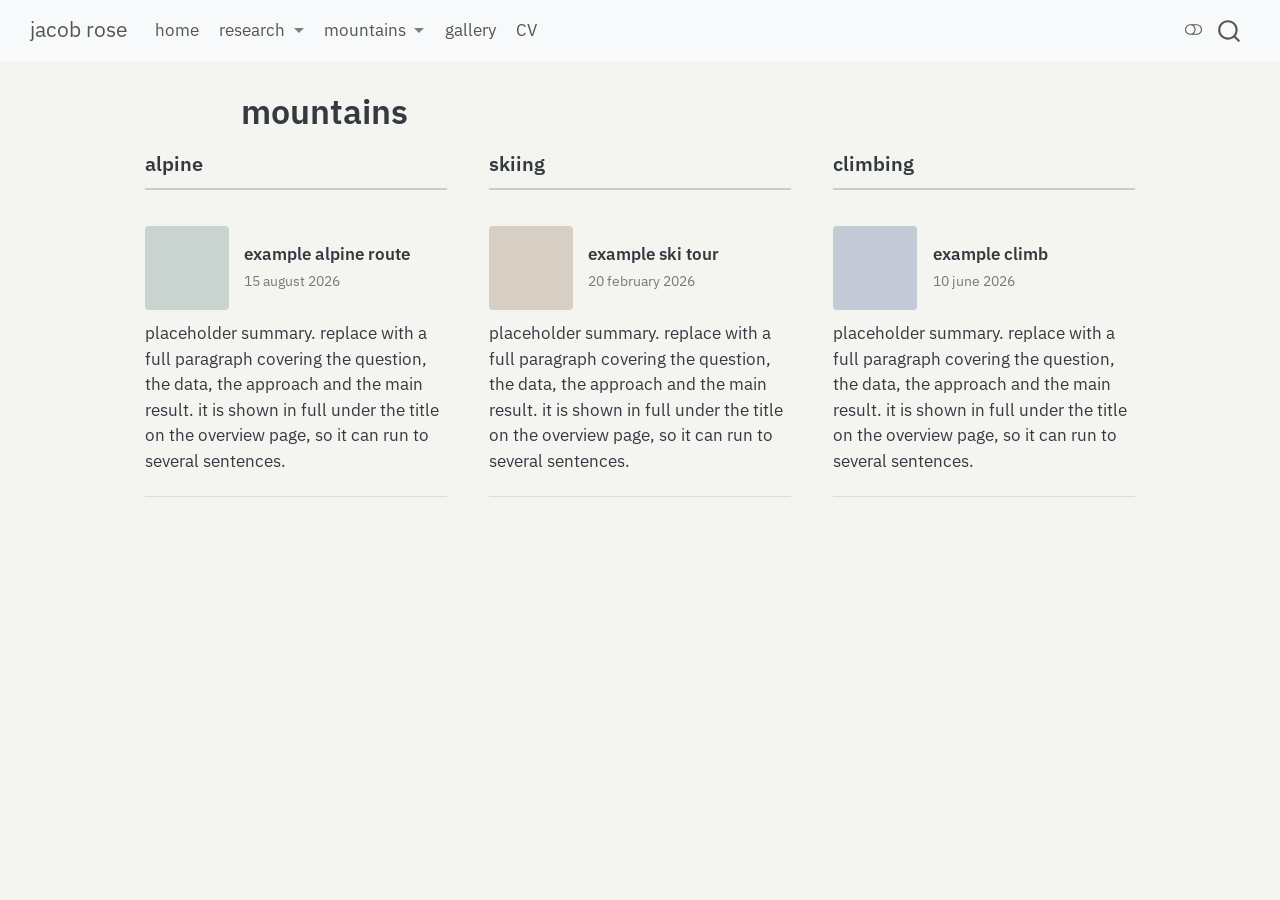
<file: docs/mountains/index.html>
<!DOCTYPE html>
<html xmlns="http://www.w3.org/1999/xhtml" lang="en" xml:lang="en"><head>

<meta charset="utf-8">
<meta name="generator" content="quarto-1.5.57">

<meta name="viewport" content="width=device-width, initial-scale=1.0, user-scalable=yes">


<title>mountains – jacob rose</title>
<style>
code{white-space: pre-wrap;}
span.smallcaps{font-variant: small-caps;}
div.columns{display: flex; gap: min(4vw, 1.5em);}
div.column{flex: auto; overflow-x: auto;}
div.hanging-indent{margin-left: 1.5em; text-indent: -1.5em;}
ul.task-list{list-style: none;}
ul.task-list li input[type="checkbox"] {
  width: 0.8em;
  margin: 0 0.8em 0.2em -1em; /* quarto-specific, see https://github.com/quarto-dev/quarto-cli/issues/4556 */ 
  vertical-align: middle;
}
</style>


<script src="../site_libs/quarto-nav/quarto-nav.js"></script>
<script src="../site_libs/quarto-nav/headroom.min.js"></script>
<script src="../site_libs/clipboard/clipboard.min.js"></script>
<script src="../site_libs/quarto-search/autocomplete.umd.js"></script>
<script src="../site_libs/quarto-search/fuse.min.js"></script>
<script src="../site_libs/quarto-search/quarto-search.js"></script>
<meta name="quarto:offset" content="../">
<script src="../site_libs/quarto-html/quarto.js"></script>
<script src="../site_libs/quarto-html/popper.min.js"></script>
<script src="../site_libs/quarto-html/tippy.umd.min.js"></script>
<script src="../site_libs/quarto-html/anchor.min.js"></script>
<link href="../site_libs/quarto-html/tippy.css" rel="stylesheet">
<link href="../site_libs/quarto-html/quarto-syntax-highlighting.css" rel="stylesheet" class="quarto-color-scheme" id="quarto-text-highlighting-styles">
<link href="../site_libs/quarto-html/quarto-syntax-highlighting-dark.css" rel="prefetch" class="quarto-color-scheme quarto-color-alternate" id="quarto-text-highlighting-styles">
<script src="../site_libs/bootstrap/bootstrap.min.js"></script>
<link href="../site_libs/bootstrap/bootstrap-icons.css" rel="stylesheet">
<link href="../site_libs/bootstrap/bootstrap.min.css" rel="stylesheet" class="quarto-color-scheme" id="quarto-bootstrap" data-mode="light">
<link href="../site_libs/bootstrap/bootstrap-dark.min.css" rel="prefetch" class="quarto-color-scheme quarto-color-alternate" id="quarto-bootstrap" data-mode="dark">
<script id="quarto-search-options" type="application/json">{
  "location": "navbar",
  "copy-button": false,
  "collapse-after": 3,
  "panel-placement": "end",
  "type": "overlay",
  "limit": 50,
  "keyboard-shortcut": [
    "f",
    "/",
    "s"
  ],
  "show-item-context": false,
  "language": {
    "search-no-results-text": "No results",
    "search-matching-documents-text": "matching documents",
    "search-copy-link-title": "Copy link to search",
    "search-hide-matches-text": "Hide additional matches",
    "search-more-match-text": "more match in this document",
    "search-more-matches-text": "more matches in this document",
    "search-clear-button-title": "Clear",
    "search-text-placeholder": "",
    "search-detached-cancel-button-title": "Cancel",
    "search-submit-button-title": "Submit",
    "search-label": "Search"
  }
}</script>


<link rel="stylesheet" href="../styles.css">
</head>

<body class="nav-fixed fullcontent">

<div id="quarto-search-results"></div>
  <header id="quarto-header" class="headroom fixed-top">
    <nav class="navbar navbar-expand-lg " data-bs-theme="dark">
      <div class="navbar-container container-fluid">
      <div class="navbar-brand-container mx-auto">
    <a class="navbar-brand" href="../index.html">
    <span class="navbar-title">jacob rose</span>
    </a>
  </div>
            <div id="quarto-search" class="" title="Search"></div>
          <button class="navbar-toggler" type="button" data-bs-toggle="collapse" data-bs-target="#navbarCollapse" aria-controls="navbarCollapse" role="menu" aria-expanded="false" aria-label="Toggle navigation" onclick="if (window.quartoToggleHeadroom) { window.quartoToggleHeadroom(); }">
  <span class="navbar-toggler-icon"></span>
</button>
          <div class="collapse navbar-collapse" id="navbarCollapse">
            <ul class="navbar-nav navbar-nav-scroll me-auto">
  <li class="nav-item">
    <a class="nav-link" href="../index.html"> 
<span class="menu-text">home</span></a>
  </li>  
  <li class="nav-item dropdown ">
    <a class="nav-link dropdown-toggle" href="#" id="nav-menu-research" role="link" data-bs-toggle="dropdown" aria-expanded="false">
 <span class="menu-text">research</span>
    </a>
    <ul class="dropdown-menu" aria-labelledby="nav-menu-research">    
        <li>
    <a class="dropdown-item" href="../research/index.html">
 <span class="dropdown-text">overview</span></a>
  </li>  
        <li>
    <a class="dropdown-item" href="../research/gallery.html">
 <span class="dropdown-text">gallery</span></a>
  </li>  
    </ul>
  </li>
  <li class="nav-item dropdown ">
    <a class="nav-link dropdown-toggle" href="#" id="nav-menu-mountains" role="link" data-bs-toggle="dropdown" aria-expanded="false">
 <span class="menu-text">mountains</span>
    </a>
    <ul class="dropdown-menu" aria-labelledby="nav-menu-mountains">    
        <li>
    <a class="dropdown-item" href="../mountains/index.html">
 <span class="dropdown-text">overview</span></a>
  </li>  
        <li>
    <a class="dropdown-item" href="../mountains/gallery.html">
 <span class="dropdown-text">gallery</span></a>
  </li>  
    </ul>
  </li>
  <li class="nav-item">
    <a class="nav-link" href="../gallery/index.html"> 
<span class="menu-text">gallery</span></a>
  </li>  
  <li class="nav-item">
    <a class="nav-link" href="../cv.html"> 
<span class="menu-text">CV</span></a>
  </li>  
</ul>
          </div> <!-- /navcollapse -->
            <div class="quarto-navbar-tools">
  <a href="" class="quarto-color-scheme-toggle quarto-navigation-tool  px-1" onclick="window.quartoToggleColorScheme(); return false;" title="Toggle dark mode"><i class="bi"></i></a>
</div>
      </div> <!-- /container-fluid -->
    </nav>
</header>
<!-- content -->
<div id="quarto-content" class="quarto-container page-columns page-rows-contents page-layout-article page-navbar">
<!-- sidebar -->
<!-- margin-sidebar -->
    
<!-- main -->
<main class="content page-columns page-full" id="quarto-document-content">

<header id="title-block-header" class="quarto-title-block default">
<div class="quarto-title">
<h1 class="title">mountains</h1>
</div>



<div class="quarto-title-meta">

    
  
    
  </div>
  


</header>


<div class="cell column-page">
<div class="panels">
<div class="panel-col">
<p><span class="panel-head">alpine</span></p>
<div class="entry">
<div class="entry-top">
<p><img src="alpine/2026-08-example-alpine/thumb.png" class="entry-thumb nolightbox img-fluid"></p>
<div class="entry-meta">
<p><a href="../mountains/alpine/2026-08-example-alpine/index.html" class="entry-title stretched-link">example alpine route</a></p>
<p><span class="entry-date">15 august 2026</span></p>
</div>
</div>
<p>placeholder summary. replace with a full paragraph covering the question, the data, the approach and the main result. it is shown in full under the title on the overview page, so it can run to several sentences.</p>
</div>
</div>
<div class="panel-col">
<p><span class="panel-head">skiing</span></p>
<div class="entry">
<div class="entry-top">
<p><img src="skiing/2026-02-example-ski/thumb.png" class="entry-thumb nolightbox img-fluid"></p>
<div class="entry-meta">
<p><a href="../mountains/skiing/2026-02-example-ski/index.html" class="entry-title stretched-link">example ski tour</a></p>
<p><span class="entry-date">20 february 2026</span></p>
</div>
</div>
<p>placeholder summary. replace with a full paragraph covering the question, the data, the approach and the main result. it is shown in full under the title on the overview page, so it can run to several sentences.</p>
</div>
</div>
<div class="panel-col">
<p><span class="panel-head">climbing</span></p>
<div class="entry">
<div class="entry-top">
<p><img src="climbing/2026-06-example-climb/thumb.png" class="entry-thumb nolightbox img-fluid"></p>
<div class="entry-meta">
<p><a href="../mountains/climbing/2026-06-example-climb/index.html" class="entry-title stretched-link">example climb</a></p>
<p><span class="entry-date">10 june 2026</span></p>
</div>
</div>
<p>placeholder summary. replace with a full paragraph covering the question, the data, the approach and the main result. it is shown in full under the title on the overview page, so it can run to several sentences.</p>
</div>
</div>
</div>
</div>



</main> <!-- /main -->
<script id="quarto-html-after-body" type="application/javascript">
window.document.addEventListener("DOMContentLoaded", function (event) {
  const toggleBodyColorMode = (bsSheetEl) => {
    const mode = bsSheetEl.getAttribute("data-mode");
    const bodyEl = window.document.querySelector("body");
    if (mode === "dark") {
      bodyEl.classList.add("quarto-dark");
      bodyEl.classList.remove("quarto-light");
    } else {
      bodyEl.classList.add("quarto-light");
      bodyEl.classList.remove("quarto-dark");
    }
  }
  const toggleBodyColorPrimary = () => {
    const bsSheetEl = window.document.querySelector("link#quarto-bootstrap");
    if (bsSheetEl) {
      toggleBodyColorMode(bsSheetEl);
    }
  }
  toggleBodyColorPrimary();  
  const disableStylesheet = (stylesheets) => {
    for (let i=0; i < stylesheets.length; i++) {
      const stylesheet = stylesheets[i];
      stylesheet.rel = 'prefetch';
    }
  }
  const enableStylesheet = (stylesheets) => {
    for (let i=0; i < stylesheets.length; i++) {
      const stylesheet = stylesheets[i];
      stylesheet.rel = 'stylesheet';
    }
  }
  const manageTransitions = (selector, allowTransitions) => {
    const els = window.document.querySelectorAll(selector);
    for (let i=0; i < els.length; i++) {
      const el = els[i];
      if (allowTransitions) {
        el.classList.remove('notransition');
      } else {
        el.classList.add('notransition');
      }
    }
  }
  const toggleGiscusIfUsed = (isAlternate, darkModeDefault) => {
    const baseTheme = document.querySelector('#giscus-base-theme')?.value ?? 'light';
    const alternateTheme = document.querySelector('#giscus-alt-theme')?.value ?? 'dark';
    let newTheme = '';
    if(darkModeDefault) {
      newTheme = isAlternate ? baseTheme : alternateTheme;
    } else {
      newTheme = isAlternate ? alternateTheme : baseTheme;
    }
    const changeGiscusTheme = () => {
      // From: https://github.com/giscus/giscus/issues/336
      const sendMessage = (message) => {
        const iframe = document.querySelector('iframe.giscus-frame');
        if (!iframe) return;
        iframe.contentWindow.postMessage({ giscus: message }, 'https://giscus.app');
      }
      sendMessage({
        setConfig: {
          theme: newTheme
        }
      });
    }
    const isGiscussLoaded = window.document.querySelector('iframe.giscus-frame') !== null;
    if (isGiscussLoaded) {
      changeGiscusTheme();
    }
  }
  const toggleColorMode = (alternate) => {
    // Switch the stylesheets
    const alternateStylesheets = window.document.querySelectorAll('link.quarto-color-scheme.quarto-color-alternate');
    manageTransitions('#quarto-margin-sidebar .nav-link', false);
    if (alternate) {
      enableStylesheet(alternateStylesheets);
      for (const sheetNode of alternateStylesheets) {
        if (sheetNode.id === "quarto-bootstrap") {
          toggleBodyColorMode(sheetNode);
        }
      }
    } else {
      disableStylesheet(alternateStylesheets);
      toggleBodyColorPrimary();
    }
    manageTransitions('#quarto-margin-sidebar .nav-link', true);
    // Switch the toggles
    const toggles = window.document.querySelectorAll('.quarto-color-scheme-toggle');
    for (let i=0; i < toggles.length; i++) {
      const toggle = toggles[i];
      if (toggle) {
        if (alternate) {
          toggle.classList.add("alternate");     
        } else {
          toggle.classList.remove("alternate");
        }
      }
    }
    // Hack to workaround the fact that safari doesn't
    // properly recolor the scrollbar when toggling (#1455)
    if (navigator.userAgent.indexOf('Safari') > 0 && navigator.userAgent.indexOf('Chrome') == -1) {
      manageTransitions("body", false);
      window.scrollTo(0, 1);
      setTimeout(() => {
        window.scrollTo(0, 0);
        manageTransitions("body", true);
      }, 40);  
    }
  }
  const isFileUrl = () => { 
    return window.location.protocol === 'file:';
  }
  const hasAlternateSentinel = () => {  
    let styleSentinel = getColorSchemeSentinel();
    if (styleSentinel !== null) {
      return styleSentinel === "alternate";
    } else {
      return false;
    }
  }
  const setStyleSentinel = (alternate) => {
    const value = alternate ? "alternate" : "default";
    if (!isFileUrl()) {
      window.localStorage.setItem("quarto-color-scheme", value);
    } else {
      localAlternateSentinel = value;
    }
  }
  const getColorSchemeSentinel = () => {
    if (!isFileUrl()) {
      const storageValue = window.localStorage.getItem("quarto-color-scheme");
      return storageValue != null ? storageValue : localAlternateSentinel;
    } else {
      return localAlternateSentinel;
    }
  }
  const darkModeDefault = false;
  let localAlternateSentinel = darkModeDefault ? 'alternate' : 'default';
  // Dark / light mode switch
  window.quartoToggleColorScheme = () => {
    // Read the current dark / light value 
    let toAlternate = !hasAlternateSentinel();
    toggleColorMode(toAlternate);
    setStyleSentinel(toAlternate);
    toggleGiscusIfUsed(toAlternate, darkModeDefault);
  };
  // Ensure there is a toggle, if there isn't float one in the top right
  if (window.document.querySelector('.quarto-color-scheme-toggle') === null) {
    const a = window.document.createElement('a');
    a.classList.add('top-right');
    a.classList.add('quarto-color-scheme-toggle');
    a.href = "";
    a.onclick = function() { try { window.quartoToggleColorScheme(); } catch {} return false; };
    const i = window.document.createElement("i");
    i.classList.add('bi');
    a.appendChild(i);
    window.document.body.appendChild(a);
  }
  // Switch to dark mode if need be
  if (hasAlternateSentinel()) {
    toggleColorMode(true);
  } else {
    toggleColorMode(false);
  }
  const icon = "";
  const anchorJS = new window.AnchorJS();
  anchorJS.options = {
    placement: 'right',
    icon: icon
  };
  anchorJS.add('.anchored');
  const isCodeAnnotation = (el) => {
    for (const clz of el.classList) {
      if (clz.startsWith('code-annotation-')) {                     
        return true;
      }
    }
    return false;
  }
  const onCopySuccess = function(e) {
    // button target
    const button = e.trigger;
    // don't keep focus
    button.blur();
    // flash "checked"
    button.classList.add('code-copy-button-checked');
    var currentTitle = button.getAttribute("title");
    button.setAttribute("title", "Copied!");
    let tooltip;
    if (window.bootstrap) {
      button.setAttribute("data-bs-toggle", "tooltip");
      button.setAttribute("data-bs-placement", "left");
      button.setAttribute("data-bs-title", "Copied!");
      tooltip = new bootstrap.Tooltip(button, 
        { trigger: "manual", 
          customClass: "code-copy-button-tooltip",
          offset: [0, -8]});
      tooltip.show();    
    }
    setTimeout(function() {
      if (tooltip) {
        tooltip.hide();
        button.removeAttribute("data-bs-title");
        button.removeAttribute("data-bs-toggle");
        button.removeAttribute("data-bs-placement");
      }
      button.setAttribute("title", currentTitle);
      button.classList.remove('code-copy-button-checked');
    }, 1000);
    // clear code selection
    e.clearSelection();
  }
  const getTextToCopy = function(trigger) {
      const codeEl = trigger.previousElementSibling.cloneNode(true);
      for (const childEl of codeEl.children) {
        if (isCodeAnnotation(childEl)) {
          childEl.remove();
        }
      }
      return codeEl.innerText;
  }
  const clipboard = new window.ClipboardJS('.code-copy-button:not([data-in-quarto-modal])', {
    text: getTextToCopy
  });
  clipboard.on('success', onCopySuccess);
  if (window.document.getElementById('quarto-embedded-source-code-modal')) {
    // For code content inside modals, clipBoardJS needs to be initialized with a container option
    // TODO: Check when it could be a function (https://github.com/zenorocha/clipboard.js/issues/860)
    const clipboardModal = new window.ClipboardJS('.code-copy-button[data-in-quarto-modal]', {
      text: getTextToCopy,
      container: window.document.getElementById('quarto-embedded-source-code-modal')
    });
    clipboardModal.on('success', onCopySuccess);
  }
    var localhostRegex = new RegExp(/^(?:http|https):\/\/localhost\:?[0-9]*\//);
    var mailtoRegex = new RegExp(/^mailto:/);
      var filterRegex = new RegExp("https:\/\/jmor6018\.github\.io\/jacob-site\/");
    var isInternal = (href) => {
        return filterRegex.test(href) || localhostRegex.test(href) || mailtoRegex.test(href);
    }
    // Inspect non-navigation links and adorn them if external
 	var links = window.document.querySelectorAll('a[href]:not(.nav-link):not(.navbar-brand):not(.toc-action):not(.sidebar-link):not(.sidebar-item-toggle):not(.pagination-link):not(.no-external):not([aria-hidden]):not(.dropdown-item):not(.quarto-navigation-tool):not(.about-link)');
    for (var i=0; i<links.length; i++) {
      const link = links[i];
      if (!isInternal(link.href)) {
        // undo the damage that might have been done by quarto-nav.js in the case of
        // links that we want to consider external
        if (link.dataset.originalHref !== undefined) {
          link.href = link.dataset.originalHref;
        }
      }
    }
  function tippyHover(el, contentFn, onTriggerFn, onUntriggerFn) {
    const config = {
      allowHTML: true,
      maxWidth: 500,
      delay: 100,
      arrow: false,
      appendTo: function(el) {
          return el.parentElement;
      },
      interactive: true,
      interactiveBorder: 10,
      theme: 'quarto',
      placement: 'bottom-start',
    };
    if (contentFn) {
      config.content = contentFn;
    }
    if (onTriggerFn) {
      config.onTrigger = onTriggerFn;
    }
    if (onUntriggerFn) {
      config.onUntrigger = onUntriggerFn;
    }
    window.tippy(el, config); 
  }
  const noterefs = window.document.querySelectorAll('a[role="doc-noteref"]');
  for (var i=0; i<noterefs.length; i++) {
    const ref = noterefs[i];
    tippyHover(ref, function() {
      // use id or data attribute instead here
      let href = ref.getAttribute('data-footnote-href') || ref.getAttribute('href');
      try { href = new URL(href).hash; } catch {}
      const id = href.replace(/^#\/?/, "");
      const note = window.document.getElementById(id);
      if (note) {
        return note.innerHTML;
      } else {
        return "";
      }
    });
  }
  const xrefs = window.document.querySelectorAll('a.quarto-xref');
  const processXRef = (id, note) => {
    // Strip column container classes
    const stripColumnClz = (el) => {
      el.classList.remove("page-full", "page-columns");
      if (el.children) {
        for (const child of el.children) {
          stripColumnClz(child);
        }
      }
    }
    stripColumnClz(note)
    if (id === null || id.startsWith('sec-')) {
      // Special case sections, only their first couple elements
      const container = document.createElement("div");
      if (note.children && note.children.length > 2) {
        container.appendChild(note.children[0].cloneNode(true));
        for (let i = 1; i < note.children.length; i++) {
          const child = note.children[i];
          if (child.tagName === "P" && child.innerText === "") {
            continue;
          } else {
            container.appendChild(child.cloneNode(true));
            break;
          }
        }
        if (window.Quarto?.typesetMath) {
          window.Quarto.typesetMath(container);
        }
        return container.innerHTML
      } else {
        if (window.Quarto?.typesetMath) {
          window.Quarto.typesetMath(note);
        }
        return note.innerHTML;
      }
    } else {
      // Remove any anchor links if they are present
      const anchorLink = note.querySelector('a.anchorjs-link');
      if (anchorLink) {
        anchorLink.remove();
      }
      if (window.Quarto?.typesetMath) {
        window.Quarto.typesetMath(note);
      }
      // TODO in 1.5, we should make sure this works without a callout special case
      if (note.classList.contains("callout")) {
        return note.outerHTML;
      } else {
        return note.innerHTML;
      }
    }
  }
  for (var i=0; i<xrefs.length; i++) {
    const xref = xrefs[i];
    tippyHover(xref, undefined, function(instance) {
      instance.disable();
      let url = xref.getAttribute('href');
      let hash = undefined; 
      if (url.startsWith('#')) {
        hash = url;
      } else {
        try { hash = new URL(url).hash; } catch {}
      }
      if (hash) {
        const id = hash.replace(/^#\/?/, "");
        const note = window.document.getElementById(id);
        if (note !== null) {
          try {
            const html = processXRef(id, note.cloneNode(true));
            instance.setContent(html);
          } finally {
            instance.enable();
            instance.show();
          }
        } else {
          // See if we can fetch this
          fetch(url.split('#')[0])
          .then(res => res.text())
          .then(html => {
            const parser = new DOMParser();
            const htmlDoc = parser.parseFromString(html, "text/html");
            const note = htmlDoc.getElementById(id);
            if (note !== null) {
              const html = processXRef(id, note);
              instance.setContent(html);
            } 
          }).finally(() => {
            instance.enable();
            instance.show();
          });
        }
      } else {
        // See if we can fetch a full url (with no hash to target)
        // This is a special case and we should probably do some content thinning / targeting
        fetch(url)
        .then(res => res.text())
        .then(html => {
          const parser = new DOMParser();
          const htmlDoc = parser.parseFromString(html, "text/html");
          const note = htmlDoc.querySelector('main.content');
          if (note !== null) {
            // This should only happen for chapter cross references
            // (since there is no id in the URL)
            // remove the first header
            if (note.children.length > 0 && note.children[0].tagName === "HEADER") {
              note.children[0].remove();
            }
            const html = processXRef(null, note);
            instance.setContent(html);
          } 
        }).finally(() => {
          instance.enable();
          instance.show();
        });
      }
    }, function(instance) {
    });
  }
      let selectedAnnoteEl;
      const selectorForAnnotation = ( cell, annotation) => {
        let cellAttr = 'data-code-cell="' + cell + '"';
        let lineAttr = 'data-code-annotation="' +  annotation + '"';
        const selector = 'span[' + cellAttr + '][' + lineAttr + ']';
        return selector;
      }
      const selectCodeLines = (annoteEl) => {
        const doc = window.document;
        const targetCell = annoteEl.getAttribute("data-target-cell");
        const targetAnnotation = annoteEl.getAttribute("data-target-annotation");
        const annoteSpan = window.document.querySelector(selectorForAnnotation(targetCell, targetAnnotation));
        const lines = annoteSpan.getAttribute("data-code-lines").split(",");
        const lineIds = lines.map((line) => {
          return targetCell + "-" + line;
        })
        let top = null;
        let height = null;
        let parent = null;
        if (lineIds.length > 0) {
            //compute the position of the single el (top and bottom and make a div)
            const el = window.document.getElementById(lineIds[0]);
            top = el.offsetTop;
            height = el.offsetHeight;
            parent = el.parentElement.parentElement;
          if (lineIds.length > 1) {
            const lastEl = window.document.getElementById(lineIds[lineIds.length - 1]);
            const bottom = lastEl.offsetTop + lastEl.offsetHeight;
            height = bottom - top;
          }
          if (top !== null && height !== null && parent !== null) {
            // cook up a div (if necessary) and position it 
            let div = window.document.getElementById("code-annotation-line-highlight");
            if (div === null) {
              div = window.document.createElement("div");
              div.setAttribute("id", "code-annotation-line-highlight");
              div.style.position = 'absolute';
              parent.appendChild(div);
            }
            div.style.top = top - 2 + "px";
            div.style.height = height + 4 + "px";
            div.style.left = 0;
            let gutterDiv = window.document.getElementById("code-annotation-line-highlight-gutter");
            if (gutterDiv === null) {
              gutterDiv = window.document.createElement("div");
              gutterDiv.setAttribute("id", "code-annotation-line-highlight-gutter");
              gutterDiv.style.position = 'absolute';
              const codeCell = window.document.getElementById(targetCell);
              const gutter = codeCell.querySelector('.code-annotation-gutter');
              gutter.appendChild(gutterDiv);
            }
            gutterDiv.style.top = top - 2 + "px";
            gutterDiv.style.height = height + 4 + "px";
          }
          selectedAnnoteEl = annoteEl;
        }
      };
      const unselectCodeLines = () => {
        const elementsIds = ["code-annotation-line-highlight", "code-annotation-line-highlight-gutter"];
        elementsIds.forEach((elId) => {
          const div = window.document.getElementById(elId);
          if (div) {
            div.remove();
          }
        });
        selectedAnnoteEl = undefined;
      };
        // Handle positioning of the toggle
    window.addEventListener(
      "resize",
      throttle(() => {
        elRect = undefined;
        if (selectedAnnoteEl) {
          selectCodeLines(selectedAnnoteEl);
        }
      }, 10)
    );
    function throttle(fn, ms) {
    let throttle = false;
    let timer;
      return (...args) => {
        if(!throttle) { // first call gets through
            fn.apply(this, args);
            throttle = true;
        } else { // all the others get throttled
            if(timer) clearTimeout(timer); // cancel #2
            timer = setTimeout(() => {
              fn.apply(this, args);
              timer = throttle = false;
            }, ms);
        }
      };
    }
      // Attach click handler to the DT
      const annoteDls = window.document.querySelectorAll('dt[data-target-cell]');
      for (const annoteDlNode of annoteDls) {
        annoteDlNode.addEventListener('click', (event) => {
          const clickedEl = event.target;
          if (clickedEl !== selectedAnnoteEl) {
            unselectCodeLines();
            const activeEl = window.document.querySelector('dt[data-target-cell].code-annotation-active');
            if (activeEl) {
              activeEl.classList.remove('code-annotation-active');
            }
            selectCodeLines(clickedEl);
            clickedEl.classList.add('code-annotation-active');
          } else {
            // Unselect the line
            unselectCodeLines();
            clickedEl.classList.remove('code-annotation-active');
          }
        });
      }
  const findCites = (el) => {
    const parentEl = el.parentElement;
    if (parentEl) {
      const cites = parentEl.dataset.cites;
      if (cites) {
        return {
          el,
          cites: cites.split(' ')
        };
      } else {
        return findCites(el.parentElement)
      }
    } else {
      return undefined;
    }
  };
  var bibliorefs = window.document.querySelectorAll('a[role="doc-biblioref"]');
  for (var i=0; i<bibliorefs.length; i++) {
    const ref = bibliorefs[i];
    const citeInfo = findCites(ref);
    if (citeInfo) {
      tippyHover(citeInfo.el, function() {
        var popup = window.document.createElement('div');
        citeInfo.cites.forEach(function(cite) {
          var citeDiv = window.document.createElement('div');
          citeDiv.classList.add('hanging-indent');
          citeDiv.classList.add('csl-entry');
          var biblioDiv = window.document.getElementById('ref-' + cite);
          if (biblioDiv) {
            citeDiv.innerHTML = biblioDiv.innerHTML;
          }
          popup.appendChild(citeDiv);
        });
        return popup.innerHTML;
      });
    }
  }
});
</script>
</div> <!-- /content -->




</body></html>
</file>
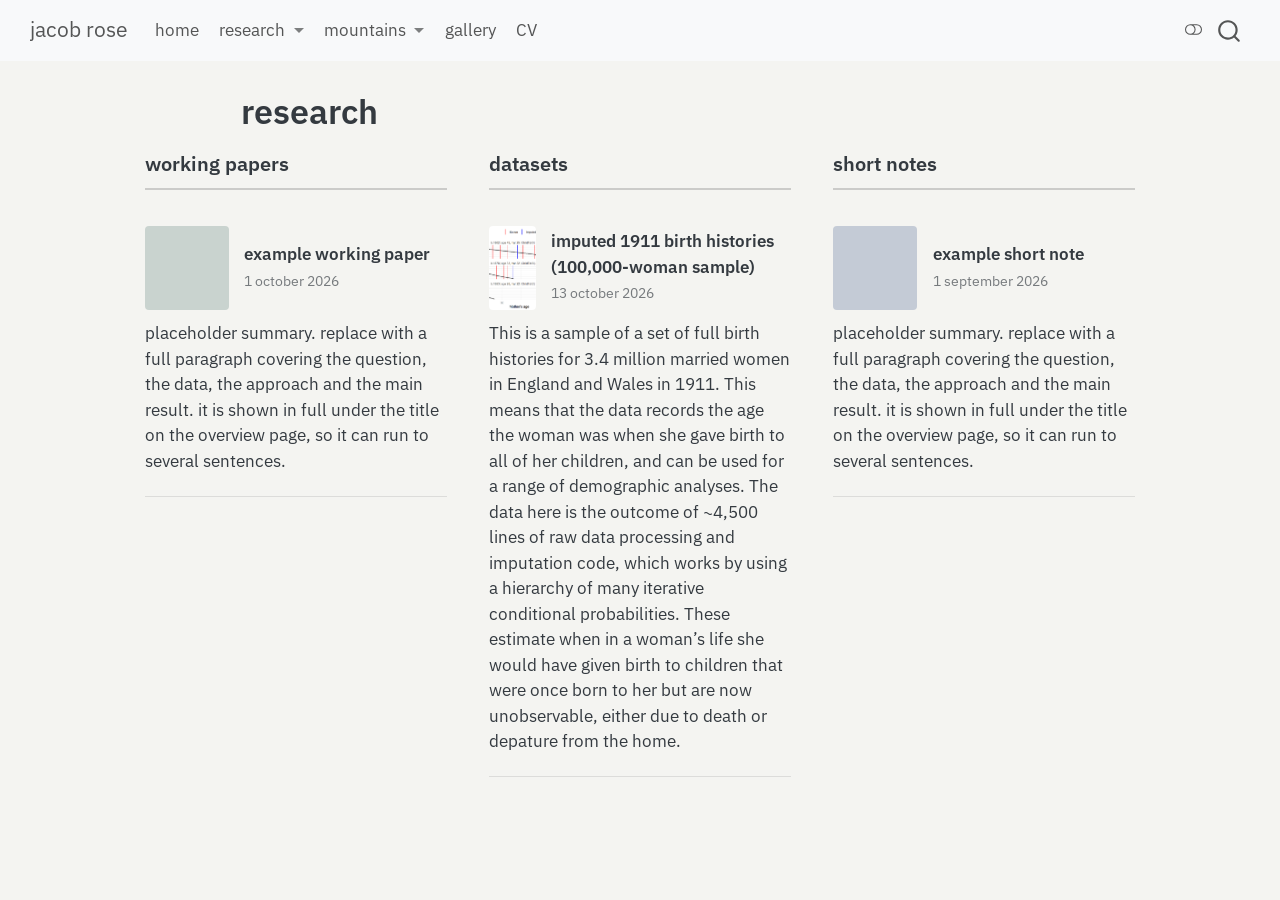
<file: docs/research/index.html>
<!DOCTYPE html>
<html xmlns="http://www.w3.org/1999/xhtml" lang="en" xml:lang="en"><head>

<meta charset="utf-8">
<meta name="generator" content="quarto-1.5.57">

<meta name="viewport" content="width=device-width, initial-scale=1.0, user-scalable=yes">


<title>research – jacob rose</title>
<style>
code{white-space: pre-wrap;}
span.smallcaps{font-variant: small-caps;}
div.columns{display: flex; gap: min(4vw, 1.5em);}
div.column{flex: auto; overflow-x: auto;}
div.hanging-indent{margin-left: 1.5em; text-indent: -1.5em;}
ul.task-list{list-style: none;}
ul.task-list li input[type="checkbox"] {
  width: 0.8em;
  margin: 0 0.8em 0.2em -1em; /* quarto-specific, see https://github.com/quarto-dev/quarto-cli/issues/4556 */ 
  vertical-align: middle;
}
</style>


<script src="../site_libs/quarto-nav/quarto-nav.js"></script>
<script src="../site_libs/quarto-nav/headroom.min.js"></script>
<script src="../site_libs/clipboard/clipboard.min.js"></script>
<script src="../site_libs/quarto-search/autocomplete.umd.js"></script>
<script src="../site_libs/quarto-search/fuse.min.js"></script>
<script src="../site_libs/quarto-search/quarto-search.js"></script>
<meta name="quarto:offset" content="../">
<script src="../site_libs/quarto-html/quarto.js"></script>
<script src="../site_libs/quarto-html/popper.min.js"></script>
<script src="../site_libs/quarto-html/tippy.umd.min.js"></script>
<script src="../site_libs/quarto-html/anchor.min.js"></script>
<link href="../site_libs/quarto-html/tippy.css" rel="stylesheet">
<link href="../site_libs/quarto-html/quarto-syntax-highlighting.css" rel="stylesheet" class="quarto-color-scheme" id="quarto-text-highlighting-styles">
<link href="../site_libs/quarto-html/quarto-syntax-highlighting-dark.css" rel="prefetch" class="quarto-color-scheme quarto-color-alternate" id="quarto-text-highlighting-styles">
<script src="../site_libs/bootstrap/bootstrap.min.js"></script>
<link href="../site_libs/bootstrap/bootstrap-icons.css" rel="stylesheet">
<link href="../site_libs/bootstrap/bootstrap.min.css" rel="stylesheet" class="quarto-color-scheme" id="quarto-bootstrap" data-mode="light">
<link href="../site_libs/bootstrap/bootstrap-dark.min.css" rel="prefetch" class="quarto-color-scheme quarto-color-alternate" id="quarto-bootstrap" data-mode="dark">
<script id="quarto-search-options" type="application/json">{
  "location": "navbar",
  "copy-button": false,
  "collapse-after": 3,
  "panel-placement": "end",
  "type": "overlay",
  "limit": 50,
  "keyboard-shortcut": [
    "f",
    "/",
    "s"
  ],
  "show-item-context": false,
  "language": {
    "search-no-results-text": "No results",
    "search-matching-documents-text": "matching documents",
    "search-copy-link-title": "Copy link to search",
    "search-hide-matches-text": "Hide additional matches",
    "search-more-match-text": "more match in this document",
    "search-more-matches-text": "more matches in this document",
    "search-clear-button-title": "Clear",
    "search-text-placeholder": "",
    "search-detached-cancel-button-title": "Cancel",
    "search-submit-button-title": "Submit",
    "search-label": "Search"
  }
}</script>


<link rel="stylesheet" href="../styles.css">
</head>

<body class="nav-fixed fullcontent">

<div id="quarto-search-results"></div>
  <header id="quarto-header" class="headroom fixed-top">
    <nav class="navbar navbar-expand-lg " data-bs-theme="dark">
      <div class="navbar-container container-fluid">
      <div class="navbar-brand-container mx-auto">
    <a class="navbar-brand" href="../index.html">
    <span class="navbar-title">jacob rose</span>
    </a>
  </div>
            <div id="quarto-search" class="" title="Search"></div>
          <button class="navbar-toggler" type="button" data-bs-toggle="collapse" data-bs-target="#navbarCollapse" aria-controls="navbarCollapse" role="menu" aria-expanded="false" aria-label="Toggle navigation" onclick="if (window.quartoToggleHeadroom) { window.quartoToggleHeadroom(); }">
  <span class="navbar-toggler-icon"></span>
</button>
          <div class="collapse navbar-collapse" id="navbarCollapse">
            <ul class="navbar-nav navbar-nav-scroll me-auto">
  <li class="nav-item">
    <a class="nav-link" href="../index.html"> 
<span class="menu-text">home</span></a>
  </li>  
  <li class="nav-item dropdown ">
    <a class="nav-link dropdown-toggle" href="#" id="nav-menu-research" role="link" data-bs-toggle="dropdown" aria-expanded="false">
 <span class="menu-text">research</span>
    </a>
    <ul class="dropdown-menu" aria-labelledby="nav-menu-research">    
        <li>
    <a class="dropdown-item" href="../research/index.html">
 <span class="dropdown-text">overview</span></a>
  </li>  
        <li>
    <a class="dropdown-item" href="../research/gallery.html">
 <span class="dropdown-text">gallery</span></a>
  </li>  
    </ul>
  </li>
  <li class="nav-item dropdown ">
    <a class="nav-link dropdown-toggle" href="#" id="nav-menu-mountains" role="link" data-bs-toggle="dropdown" aria-expanded="false">
 <span class="menu-text">mountains</span>
    </a>
    <ul class="dropdown-menu" aria-labelledby="nav-menu-mountains">    
        <li>
    <a class="dropdown-item" href="../mountains/index.html">
 <span class="dropdown-text">overview</span></a>
  </li>  
        <li>
    <a class="dropdown-item" href="../mountains/gallery.html">
 <span class="dropdown-text">gallery</span></a>
  </li>  
    </ul>
  </li>
  <li class="nav-item">
    <a class="nav-link" href="../gallery/index.html"> 
<span class="menu-text">gallery</span></a>
  </li>  
  <li class="nav-item">
    <a class="nav-link" href="../cv.html"> 
<span class="menu-text">CV</span></a>
  </li>  
</ul>
          </div> <!-- /navcollapse -->
            <div class="quarto-navbar-tools">
  <a href="" class="quarto-color-scheme-toggle quarto-navigation-tool  px-1" onclick="window.quartoToggleColorScheme(); return false;" title="Toggle dark mode"><i class="bi"></i></a>
</div>
      </div> <!-- /container-fluid -->
    </nav>
</header>
<!-- content -->
<div id="quarto-content" class="quarto-container page-columns page-rows-contents page-layout-article page-navbar">
<!-- sidebar -->
<!-- margin-sidebar -->
    
<!-- main -->
<main class="content page-columns page-full" id="quarto-document-content">

<header id="title-block-header" class="quarto-title-block default">
<div class="quarto-title">
<h1 class="title">research</h1>
</div>



<div class="quarto-title-meta">

    
  
    
  </div>
  


</header>


<div class="cell column-page">
<div class="panels">
<div class="panel-col">
<p><span class="panel-head">working papers</span></p>
<div class="entry">
<div class="entry-top">
<p><img src="papers/2026-example-paper/thumb.png" class="entry-thumb nolightbox img-fluid"></p>
<div class="entry-meta">
<p><a href="../research/papers/2026-example-paper/index.html" class="entry-title stretched-link">example working paper</a></p>
<p><span class="entry-date">1 october 2026</span></p>
</div>
</div>
<p>placeholder summary. replace with a full paragraph covering the question, the data, the approach and the main result. it is shown in full under the title on the overview page, so it can run to several sentences.</p>
</div>
</div>
<div class="panel-col">
<p><span class="panel-head">datasets</span></p>
<div class="entry">
<div class="entry-top">
<p><img src="datasets/imputing-sample/thumb.png" class="entry-thumb nolightbox img-fluid"></p>
<div class="entry-meta">
<p><a href="../research/datasets/imputing-sample/index.html" class="entry-title stretched-link">imputed 1911 birth histories (100,000-woman sample)</a></p>
<p><span class="entry-date">13 october 2026</span></p>
</div>
</div>
<p>This is a sample of a set of full birth histories for 3.4 million married women in England and Wales in 1911. This means that the data records the age the woman was when she gave birth to all of her children, and can be used for a range of demographic analyses. The data here is the outcome of ~4,500 lines of raw data processing and imputation code, which works by using a hierarchy of many iterative conditional probabilities. These estimate when in a woman’s life she would have given birth to children that were once born to her but are now unobservable, either due to death or depature from the home.</p>
</div>
</div>
<div class="panel-col">
<p><span class="panel-head">short notes</span></p>
<div class="entry">
<div class="entry-top">
<p><img src="notes/2026-example-note/thumb.png" class="entry-thumb nolightbox img-fluid"></p>
<div class="entry-meta">
<p><a href="../research/notes/2026-example-note/index.html" class="entry-title stretched-link">example short note</a></p>
<p><span class="entry-date">1 september 2026</span></p>
</div>
</div>
<p>placeholder summary. replace with a full paragraph covering the question, the data, the approach and the main result. it is shown in full under the title on the overview page, so it can run to several sentences.</p>
</div>
</div>
</div>
</div>



</main> <!-- /main -->
<script id="quarto-html-after-body" type="application/javascript">
window.document.addEventListener("DOMContentLoaded", function (event) {
  const toggleBodyColorMode = (bsSheetEl) => {
    const mode = bsSheetEl.getAttribute("data-mode");
    const bodyEl = window.document.querySelector("body");
    if (mode === "dark") {
      bodyEl.classList.add("quarto-dark");
      bodyEl.classList.remove("quarto-light");
    } else {
      bodyEl.classList.add("quarto-light");
      bodyEl.classList.remove("quarto-dark");
    }
  }
  const toggleBodyColorPrimary = () => {
    const bsSheetEl = window.document.querySelector("link#quarto-bootstrap");
    if (bsSheetEl) {
      toggleBodyColorMode(bsSheetEl);
    }
  }
  toggleBodyColorPrimary();  
  const disableStylesheet = (stylesheets) => {
    for (let i=0; i < stylesheets.length; i++) {
      const stylesheet = stylesheets[i];
      stylesheet.rel = 'prefetch';
    }
  }
  const enableStylesheet = (stylesheets) => {
    for (let i=0; i < stylesheets.length; i++) {
      const stylesheet = stylesheets[i];
      stylesheet.rel = 'stylesheet';
    }
  }
  const manageTransitions = (selector, allowTransitions) => {
    const els = window.document.querySelectorAll(selector);
    for (let i=0; i < els.length; i++) {
      const el = els[i];
      if (allowTransitions) {
        el.classList.remove('notransition');
      } else {
        el.classList.add('notransition');
      }
    }
  }
  const toggleGiscusIfUsed = (isAlternate, darkModeDefault) => {
    const baseTheme = document.querySelector('#giscus-base-theme')?.value ?? 'light';
    const alternateTheme = document.querySelector('#giscus-alt-theme')?.value ?? 'dark';
    let newTheme = '';
    if(darkModeDefault) {
      newTheme = isAlternate ? baseTheme : alternateTheme;
    } else {
      newTheme = isAlternate ? alternateTheme : baseTheme;
    }
    const changeGiscusTheme = () => {
      // From: https://github.com/giscus/giscus/issues/336
      const sendMessage = (message) => {
        const iframe = document.querySelector('iframe.giscus-frame');
        if (!iframe) return;
        iframe.contentWindow.postMessage({ giscus: message }, 'https://giscus.app');
      }
      sendMessage({
        setConfig: {
          theme: newTheme
        }
      });
    }
    const isGiscussLoaded = window.document.querySelector('iframe.giscus-frame') !== null;
    if (isGiscussLoaded) {
      changeGiscusTheme();
    }
  }
  const toggleColorMode = (alternate) => {
    // Switch the stylesheets
    const alternateStylesheets = window.document.querySelectorAll('link.quarto-color-scheme.quarto-color-alternate');
    manageTransitions('#quarto-margin-sidebar .nav-link', false);
    if (alternate) {
      enableStylesheet(alternateStylesheets);
      for (const sheetNode of alternateStylesheets) {
        if (sheetNode.id === "quarto-bootstrap") {
          toggleBodyColorMode(sheetNode);
        }
      }
    } else {
      disableStylesheet(alternateStylesheets);
      toggleBodyColorPrimary();
    }
    manageTransitions('#quarto-margin-sidebar .nav-link', true);
    // Switch the toggles
    const toggles = window.document.querySelectorAll('.quarto-color-scheme-toggle');
    for (let i=0; i < toggles.length; i++) {
      const toggle = toggles[i];
      if (toggle) {
        if (alternate) {
          toggle.classList.add("alternate");     
        } else {
          toggle.classList.remove("alternate");
        }
      }
    }
    // Hack to workaround the fact that safari doesn't
    // properly recolor the scrollbar when toggling (#1455)
    if (navigator.userAgent.indexOf('Safari') > 0 && navigator.userAgent.indexOf('Chrome') == -1) {
      manageTransitions("body", false);
      window.scrollTo(0, 1);
      setTimeout(() => {
        window.scrollTo(0, 0);
        manageTransitions("body", true);
      }, 40);  
    }
  }
  const isFileUrl = () => { 
    return window.location.protocol === 'file:';
  }
  const hasAlternateSentinel = () => {  
    let styleSentinel = getColorSchemeSentinel();
    if (styleSentinel !== null) {
      return styleSentinel === "alternate";
    } else {
      return false;
    }
  }
  const setStyleSentinel = (alternate) => {
    const value = alternate ? "alternate" : "default";
    if (!isFileUrl()) {
      window.localStorage.setItem("quarto-color-scheme", value);
    } else {
      localAlternateSentinel = value;
    }
  }
  const getColorSchemeSentinel = () => {
    if (!isFileUrl()) {
      const storageValue = window.localStorage.getItem("quarto-color-scheme");
      return storageValue != null ? storageValue : localAlternateSentinel;
    } else {
      return localAlternateSentinel;
    }
  }
  const darkModeDefault = false;
  let localAlternateSentinel = darkModeDefault ? 'alternate' : 'default';
  // Dark / light mode switch
  window.quartoToggleColorScheme = () => {
    // Read the current dark / light value 
    let toAlternate = !hasAlternateSentinel();
    toggleColorMode(toAlternate);
    setStyleSentinel(toAlternate);
    toggleGiscusIfUsed(toAlternate, darkModeDefault);
  };
  // Ensure there is a toggle, if there isn't float one in the top right
  if (window.document.querySelector('.quarto-color-scheme-toggle') === null) {
    const a = window.document.createElement('a');
    a.classList.add('top-right');
    a.classList.add('quarto-color-scheme-toggle');
    a.href = "";
    a.onclick = function() { try { window.quartoToggleColorScheme(); } catch {} return false; };
    const i = window.document.createElement("i");
    i.classList.add('bi');
    a.appendChild(i);
    window.document.body.appendChild(a);
  }
  // Switch to dark mode if need be
  if (hasAlternateSentinel()) {
    toggleColorMode(true);
  } else {
    toggleColorMode(false);
  }
  const icon = "";
  const anchorJS = new window.AnchorJS();
  anchorJS.options = {
    placement: 'right',
    icon: icon
  };
  anchorJS.add('.anchored');
  const isCodeAnnotation = (el) => {
    for (const clz of el.classList) {
      if (clz.startsWith('code-annotation-')) {                     
        return true;
      }
    }
    return false;
  }
  const onCopySuccess = function(e) {
    // button target
    const button = e.trigger;
    // don't keep focus
    button.blur();
    // flash "checked"
    button.classList.add('code-copy-button-checked');
    var currentTitle = button.getAttribute("title");
    button.setAttribute("title", "Copied!");
    let tooltip;
    if (window.bootstrap) {
      button.setAttribute("data-bs-toggle", "tooltip");
      button.setAttribute("data-bs-placement", "left");
      button.setAttribute("data-bs-title", "Copied!");
      tooltip = new bootstrap.Tooltip(button, 
        { trigger: "manual", 
          customClass: "code-copy-button-tooltip",
          offset: [0, -8]});
      tooltip.show();    
    }
    setTimeout(function() {
      if (tooltip) {
        tooltip.hide();
        button.removeAttribute("data-bs-title");
        button.removeAttribute("data-bs-toggle");
        button.removeAttribute("data-bs-placement");
      }
      button.setAttribute("title", currentTitle);
      button.classList.remove('code-copy-button-checked');
    }, 1000);
    // clear code selection
    e.clearSelection();
  }
  const getTextToCopy = function(trigger) {
      const codeEl = trigger.previousElementSibling.cloneNode(true);
      for (const childEl of codeEl.children) {
        if (isCodeAnnotation(childEl)) {
          childEl.remove();
        }
      }
      return codeEl.innerText;
  }
  const clipboard = new window.ClipboardJS('.code-copy-button:not([data-in-quarto-modal])', {
    text: getTextToCopy
  });
  clipboard.on('success', onCopySuccess);
  if (window.document.getElementById('quarto-embedded-source-code-modal')) {
    // For code content inside modals, clipBoardJS needs to be initialized with a container option
    // TODO: Check when it could be a function (https://github.com/zenorocha/clipboard.js/issues/860)
    const clipboardModal = new window.ClipboardJS('.code-copy-button[data-in-quarto-modal]', {
      text: getTextToCopy,
      container: window.document.getElementById('quarto-embedded-source-code-modal')
    });
    clipboardModal.on('success', onCopySuccess);
  }
    var localhostRegex = new RegExp(/^(?:http|https):\/\/localhost\:?[0-9]*\//);
    var mailtoRegex = new RegExp(/^mailto:/);
      var filterRegex = new RegExp("https:\/\/jmor6018\.github\.io\/jacob-site\/");
    var isInternal = (href) => {
        return filterRegex.test(href) || localhostRegex.test(href) || mailtoRegex.test(href);
    }
    // Inspect non-navigation links and adorn them if external
 	var links = window.document.querySelectorAll('a[href]:not(.nav-link):not(.navbar-brand):not(.toc-action):not(.sidebar-link):not(.sidebar-item-toggle):not(.pagination-link):not(.no-external):not([aria-hidden]):not(.dropdown-item):not(.quarto-navigation-tool):not(.about-link)');
    for (var i=0; i<links.length; i++) {
      const link = links[i];
      if (!isInternal(link.href)) {
        // undo the damage that might have been done by quarto-nav.js in the case of
        // links that we want to consider external
        if (link.dataset.originalHref !== undefined) {
          link.href = link.dataset.originalHref;
        }
      }
    }
  function tippyHover(el, contentFn, onTriggerFn, onUntriggerFn) {
    const config = {
      allowHTML: true,
      maxWidth: 500,
      delay: 100,
      arrow: false,
      appendTo: function(el) {
          return el.parentElement;
      },
      interactive: true,
      interactiveBorder: 10,
      theme: 'quarto',
      placement: 'bottom-start',
    };
    if (contentFn) {
      config.content = contentFn;
    }
    if (onTriggerFn) {
      config.onTrigger = onTriggerFn;
    }
    if (onUntriggerFn) {
      config.onUntrigger = onUntriggerFn;
    }
    window.tippy(el, config); 
  }
  const noterefs = window.document.querySelectorAll('a[role="doc-noteref"]');
  for (var i=0; i<noterefs.length; i++) {
    const ref = noterefs[i];
    tippyHover(ref, function() {
      // use id or data attribute instead here
      let href = ref.getAttribute('data-footnote-href') || ref.getAttribute('href');
      try { href = new URL(href).hash; } catch {}
      const id = href.replace(/^#\/?/, "");
      const note = window.document.getElementById(id);
      if (note) {
        return note.innerHTML;
      } else {
        return "";
      }
    });
  }
  const xrefs = window.document.querySelectorAll('a.quarto-xref');
  const processXRef = (id, note) => {
    // Strip column container classes
    const stripColumnClz = (el) => {
      el.classList.remove("page-full", "page-columns");
      if (el.children) {
        for (const child of el.children) {
          stripColumnClz(child);
        }
      }
    }
    stripColumnClz(note)
    if (id === null || id.startsWith('sec-')) {
      // Special case sections, only their first couple elements
      const container = document.createElement("div");
      if (note.children && note.children.length > 2) {
        container.appendChild(note.children[0].cloneNode(true));
        for (let i = 1; i < note.children.length; i++) {
          const child = note.children[i];
          if (child.tagName === "P" && child.innerText === "") {
            continue;
          } else {
            container.appendChild(child.cloneNode(true));
            break;
          }
        }
        if (window.Quarto?.typesetMath) {
          window.Quarto.typesetMath(container);
        }
        return container.innerHTML
      } else {
        if (window.Quarto?.typesetMath) {
          window.Quarto.typesetMath(note);
        }
        return note.innerHTML;
      }
    } else {
      // Remove any anchor links if they are present
      const anchorLink = note.querySelector('a.anchorjs-link');
      if (anchorLink) {
        anchorLink.remove();
      }
      if (window.Quarto?.typesetMath) {
        window.Quarto.typesetMath(note);
      }
      // TODO in 1.5, we should make sure this works without a callout special case
      if (note.classList.contains("callout")) {
        return note.outerHTML;
      } else {
        return note.innerHTML;
      }
    }
  }
  for (var i=0; i<xrefs.length; i++) {
    const xref = xrefs[i];
    tippyHover(xref, undefined, function(instance) {
      instance.disable();
      let url = xref.getAttribute('href');
      let hash = undefined; 
      if (url.startsWith('#')) {
        hash = url;
      } else {
        try { hash = new URL(url).hash; } catch {}
      }
      if (hash) {
        const id = hash.replace(/^#\/?/, "");
        const note = window.document.getElementById(id);
        if (note !== null) {
          try {
            const html = processXRef(id, note.cloneNode(true));
            instance.setContent(html);
          } finally {
            instance.enable();
            instance.show();
          }
        } else {
          // See if we can fetch this
          fetch(url.split('#')[0])
          .then(res => res.text())
          .then(html => {
            const parser = new DOMParser();
            const htmlDoc = parser.parseFromString(html, "text/html");
            const note = htmlDoc.getElementById(id);
            if (note !== null) {
              const html = processXRef(id, note);
              instance.setContent(html);
            } 
          }).finally(() => {
            instance.enable();
            instance.show();
          });
        }
      } else {
        // See if we can fetch a full url (with no hash to target)
        // This is a special case and we should probably do some content thinning / targeting
        fetch(url)
        .then(res => res.text())
        .then(html => {
          const parser = new DOMParser();
          const htmlDoc = parser.parseFromString(html, "text/html");
          const note = htmlDoc.querySelector('main.content');
          if (note !== null) {
            // This should only happen for chapter cross references
            // (since there is no id in the URL)
            // remove the first header
            if (note.children.length > 0 && note.children[0].tagName === "HEADER") {
              note.children[0].remove();
            }
            const html = processXRef(null, note);
            instance.setContent(html);
          } 
        }).finally(() => {
          instance.enable();
          instance.show();
        });
      }
    }, function(instance) {
    });
  }
      let selectedAnnoteEl;
      const selectorForAnnotation = ( cell, annotation) => {
        let cellAttr = 'data-code-cell="' + cell + '"';
        let lineAttr = 'data-code-annotation="' +  annotation + '"';
        const selector = 'span[' + cellAttr + '][' + lineAttr + ']';
        return selector;
      }
      const selectCodeLines = (annoteEl) => {
        const doc = window.document;
        const targetCell = annoteEl.getAttribute("data-target-cell");
        const targetAnnotation = annoteEl.getAttribute("data-target-annotation");
        const annoteSpan = window.document.querySelector(selectorForAnnotation(targetCell, targetAnnotation));
        const lines = annoteSpan.getAttribute("data-code-lines").split(",");
        const lineIds = lines.map((line) => {
          return targetCell + "-" + line;
        })
        let top = null;
        let height = null;
        let parent = null;
        if (lineIds.length > 0) {
            //compute the position of the single el (top and bottom and make a div)
            const el = window.document.getElementById(lineIds[0]);
            top = el.offsetTop;
            height = el.offsetHeight;
            parent = el.parentElement.parentElement;
          if (lineIds.length > 1) {
            const lastEl = window.document.getElementById(lineIds[lineIds.length - 1]);
            const bottom = lastEl.offsetTop + lastEl.offsetHeight;
            height = bottom - top;
          }
          if (top !== null && height !== null && parent !== null) {
            // cook up a div (if necessary) and position it 
            let div = window.document.getElementById("code-annotation-line-highlight");
            if (div === null) {
              div = window.document.createElement("div");
              div.setAttribute("id", "code-annotation-line-highlight");
              div.style.position = 'absolute';
              parent.appendChild(div);
            }
            div.style.top = top - 2 + "px";
            div.style.height = height + 4 + "px";
            div.style.left = 0;
            let gutterDiv = window.document.getElementById("code-annotation-line-highlight-gutter");
            if (gutterDiv === null) {
              gutterDiv = window.document.createElement("div");
              gutterDiv.setAttribute("id", "code-annotation-line-highlight-gutter");
              gutterDiv.style.position = 'absolute';
              const codeCell = window.document.getElementById(targetCell);
              const gutter = codeCell.querySelector('.code-annotation-gutter');
              gutter.appendChild(gutterDiv);
            }
            gutterDiv.style.top = top - 2 + "px";
            gutterDiv.style.height = height + 4 + "px";
          }
          selectedAnnoteEl = annoteEl;
        }
      };
      const unselectCodeLines = () => {
        const elementsIds = ["code-annotation-line-highlight", "code-annotation-line-highlight-gutter"];
        elementsIds.forEach((elId) => {
          const div = window.document.getElementById(elId);
          if (div) {
            div.remove();
          }
        });
        selectedAnnoteEl = undefined;
      };
        // Handle positioning of the toggle
    window.addEventListener(
      "resize",
      throttle(() => {
        elRect = undefined;
        if (selectedAnnoteEl) {
          selectCodeLines(selectedAnnoteEl);
        }
      }, 10)
    );
    function throttle(fn, ms) {
    let throttle = false;
    let timer;
      return (...args) => {
        if(!throttle) { // first call gets through
            fn.apply(this, args);
            throttle = true;
        } else { // all the others get throttled
            if(timer) clearTimeout(timer); // cancel #2
            timer = setTimeout(() => {
              fn.apply(this, args);
              timer = throttle = false;
            }, ms);
        }
      };
    }
      // Attach click handler to the DT
      const annoteDls = window.document.querySelectorAll('dt[data-target-cell]');
      for (const annoteDlNode of annoteDls) {
        annoteDlNode.addEventListener('click', (event) => {
          const clickedEl = event.target;
          if (clickedEl !== selectedAnnoteEl) {
            unselectCodeLines();
            const activeEl = window.document.querySelector('dt[data-target-cell].code-annotation-active');
            if (activeEl) {
              activeEl.classList.remove('code-annotation-active');
            }
            selectCodeLines(clickedEl);
            clickedEl.classList.add('code-annotation-active');
          } else {
            // Unselect the line
            unselectCodeLines();
            clickedEl.classList.remove('code-annotation-active');
          }
        });
      }
  const findCites = (el) => {
    const parentEl = el.parentElement;
    if (parentEl) {
      const cites = parentEl.dataset.cites;
      if (cites) {
        return {
          el,
          cites: cites.split(' ')
        };
      } else {
        return findCites(el.parentElement)
      }
    } else {
      return undefined;
    }
  };
  var bibliorefs = window.document.querySelectorAll('a[role="doc-biblioref"]');
  for (var i=0; i<bibliorefs.length; i++) {
    const ref = bibliorefs[i];
    const citeInfo = findCites(ref);
    if (citeInfo) {
      tippyHover(citeInfo.el, function() {
        var popup = window.document.createElement('div');
        citeInfo.cites.forEach(function(cite) {
          var citeDiv = window.document.createElement('div');
          citeDiv.classList.add('hanging-indent');
          citeDiv.classList.add('csl-entry');
          var biblioDiv = window.document.getElementById('ref-' + cite);
          if (biblioDiv) {
            citeDiv.innerHTML = biblioDiv.innerHTML;
          }
          popup.appendChild(citeDiv);
        });
        return popup.innerHTML;
      });
    }
  }
});
</script>
</div> <!-- /content -->




</body></html>
</file>
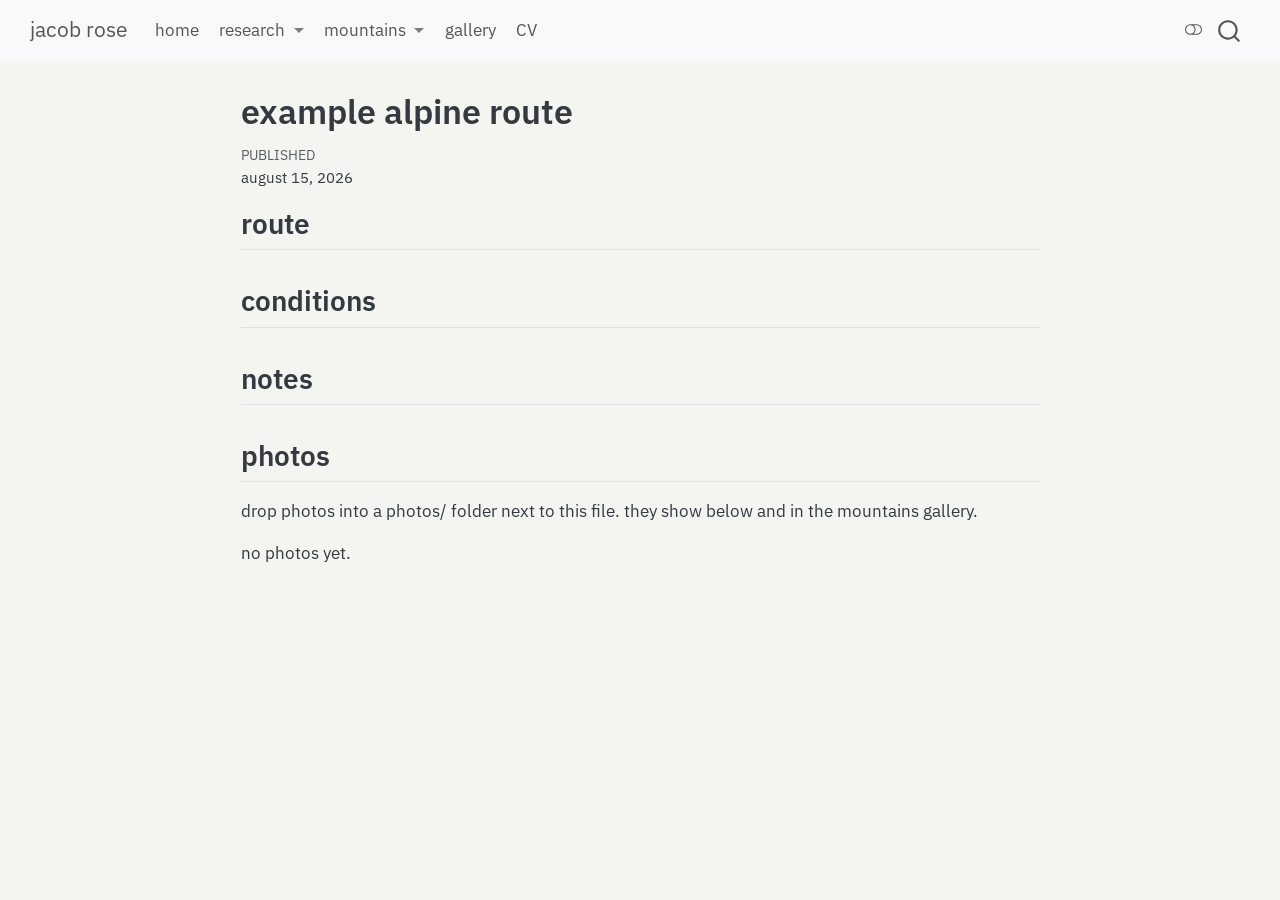
<file: docs/mountains/alpine/2026-08-example-alpine/index.html>
<!DOCTYPE html>
<html xmlns="http://www.w3.org/1999/xhtml" lang="en" xml:lang="en"><head>

<meta charset="utf-8">
<meta name="generator" content="quarto-1.5.57">

<meta name="viewport" content="width=device-width, initial-scale=1.0, user-scalable=yes">

<meta name="dcterms.date" content="2026-08-15">

<title>example alpine route – jacob rose</title>
<style>
code{white-space: pre-wrap;}
span.smallcaps{font-variant: small-caps;}
div.columns{display: flex; gap: min(4vw, 1.5em);}
div.column{flex: auto; overflow-x: auto;}
div.hanging-indent{margin-left: 1.5em; text-indent: -1.5em;}
ul.task-list{list-style: none;}
ul.task-list li input[type="checkbox"] {
  width: 0.8em;
  margin: 0 0.8em 0.2em -1em; /* quarto-specific, see https://github.com/quarto-dev/quarto-cli/issues/4556 */ 
  vertical-align: middle;
}
</style>


<script src="../../../site_libs/quarto-nav/quarto-nav.js"></script>
<script src="../../../site_libs/quarto-nav/headroom.min.js"></script>
<script src="../../../site_libs/clipboard/clipboard.min.js"></script>
<script src="../../../site_libs/quarto-search/autocomplete.umd.js"></script>
<script src="../../../site_libs/quarto-search/fuse.min.js"></script>
<script src="../../../site_libs/quarto-search/quarto-search.js"></script>
<meta name="quarto:offset" content="../../../">
<script src="../../../site_libs/quarto-html/quarto.js"></script>
<script src="../../../site_libs/quarto-html/popper.min.js"></script>
<script src="../../../site_libs/quarto-html/tippy.umd.min.js"></script>
<script src="../../../site_libs/quarto-html/anchor.min.js"></script>
<link href="../../../site_libs/quarto-html/tippy.css" rel="stylesheet">
<link href="../../../site_libs/quarto-html/quarto-syntax-highlighting.css" rel="stylesheet" class="quarto-color-scheme" id="quarto-text-highlighting-styles">
<link href="../../../site_libs/quarto-html/quarto-syntax-highlighting-dark.css" rel="prefetch" class="quarto-color-scheme quarto-color-alternate" id="quarto-text-highlighting-styles">
<script src="../../../site_libs/bootstrap/bootstrap.min.js"></script>
<link href="../../../site_libs/bootstrap/bootstrap-icons.css" rel="stylesheet">
<link href="../../../site_libs/bootstrap/bootstrap.min.css" rel="stylesheet" class="quarto-color-scheme" id="quarto-bootstrap" data-mode="light">
<link href="../../../site_libs/bootstrap/bootstrap-dark.min.css" rel="prefetch" class="quarto-color-scheme quarto-color-alternate" id="quarto-bootstrap" data-mode="dark">
<script id="quarto-search-options" type="application/json">{
  "location": "navbar",
  "copy-button": false,
  "collapse-after": 3,
  "panel-placement": "end",
  "type": "overlay",
  "limit": 50,
  "keyboard-shortcut": [
    "f",
    "/",
    "s"
  ],
  "show-item-context": false,
  "language": {
    "search-no-results-text": "No results",
    "search-matching-documents-text": "matching documents",
    "search-copy-link-title": "Copy link to search",
    "search-hide-matches-text": "Hide additional matches",
    "search-more-match-text": "more match in this document",
    "search-more-matches-text": "more matches in this document",
    "search-clear-button-title": "Clear",
    "search-text-placeholder": "",
    "search-detached-cancel-button-title": "Cancel",
    "search-submit-button-title": "Submit",
    "search-label": "Search"
  }
}</script>


<link rel="stylesheet" href="../../../styles.css">
</head>

<body class="nav-fixed fullcontent">

<div id="quarto-search-results"></div>
  <header id="quarto-header" class="headroom fixed-top">
    <nav class="navbar navbar-expand-lg " data-bs-theme="dark">
      <div class="navbar-container container-fluid">
      <div class="navbar-brand-container mx-auto">
    <a class="navbar-brand" href="../../../index.html">
    <span class="navbar-title">jacob rose</span>
    </a>
  </div>
            <div id="quarto-search" class="" title="Search"></div>
          <button class="navbar-toggler" type="button" data-bs-toggle="collapse" data-bs-target="#navbarCollapse" aria-controls="navbarCollapse" role="menu" aria-expanded="false" aria-label="Toggle navigation" onclick="if (window.quartoToggleHeadroom) { window.quartoToggleHeadroom(); }">
  <span class="navbar-toggler-icon"></span>
</button>
          <div class="collapse navbar-collapse" id="navbarCollapse">
            <ul class="navbar-nav navbar-nav-scroll me-auto">
  <li class="nav-item">
    <a class="nav-link" href="../../../index.html"> 
<span class="menu-text">home</span></a>
  </li>  
  <li class="nav-item dropdown ">
    <a class="nav-link dropdown-toggle" href="#" id="nav-menu-research" role="link" data-bs-toggle="dropdown" aria-expanded="false">
 <span class="menu-text">research</span>
    </a>
    <ul class="dropdown-menu" aria-labelledby="nav-menu-research">    
        <li>
    <a class="dropdown-item" href="../../../research/index.html">
 <span class="dropdown-text">overview</span></a>
  </li>  
        <li>
    <a class="dropdown-item" href="../../../research/gallery.html">
 <span class="dropdown-text">gallery</span></a>
  </li>  
    </ul>
  </li>
  <li class="nav-item dropdown ">
    <a class="nav-link dropdown-toggle" href="#" id="nav-menu-mountains" role="link" data-bs-toggle="dropdown" aria-expanded="false">
 <span class="menu-text">mountains</span>
    </a>
    <ul class="dropdown-menu" aria-labelledby="nav-menu-mountains">    
        <li>
    <a class="dropdown-item" href="../../../mountains/index.html">
 <span class="dropdown-text">overview</span></a>
  </li>  
        <li>
    <a class="dropdown-item" href="../../../mountains/gallery.html">
 <span class="dropdown-text">gallery</span></a>
  </li>  
    </ul>
  </li>
  <li class="nav-item">
    <a class="nav-link" href="../../../gallery/index.html"> 
<span class="menu-text">gallery</span></a>
  </li>  
  <li class="nav-item">
    <a class="nav-link" href="../../../cv.html"> 
<span class="menu-text">CV</span></a>
  </li>  
</ul>
          </div> <!-- /navcollapse -->
            <div class="quarto-navbar-tools">
  <a href="" class="quarto-color-scheme-toggle quarto-navigation-tool  px-1" onclick="window.quartoToggleColorScheme(); return false;" title="Toggle dark mode"><i class="bi"></i></a>
</div>
      </div> <!-- /container-fluid -->
    </nav>
</header>
<!-- content -->
<div id="quarto-content" class="quarto-container page-columns page-rows-contents page-layout-article page-navbar">
<!-- sidebar -->
<!-- margin-sidebar -->
    
<!-- main -->
<main class="content" id="quarto-document-content">

<header id="title-block-header" class="quarto-title-block default">
<div class="quarto-title">
<h1 class="title">example alpine route</h1>
</div>



<div class="quarto-title-meta">

    
    <div>
    <div class="quarto-title-meta-heading">Published</div>
    <div class="quarto-title-meta-contents">
      <p class="date">August 15, 2026</p>
    </div>
  </div>
  
    
  </div>
  


</header>


<section id="route" class="level2">
<h2 class="anchored" data-anchor-id="route">route</h2>
</section>
<section id="conditions" class="level2">
<h2 class="anchored" data-anchor-id="conditions">conditions</h2>
</section>
<section id="notes" class="level2">
<h2 class="anchored" data-anchor-id="notes">notes</h2>
</section>
<section id="photos" class="level2">
<h2 class="anchored" data-anchor-id="photos">photos</h2>
<p>drop photos into a photos/ folder next to this file. they show below and in the mountains gallery.</p>
<p>no photos yet.</p>


</section>

</main> <!-- /main -->
<script id="quarto-html-after-body" type="application/javascript">
window.document.addEventListener("DOMContentLoaded", function (event) {
  const toggleBodyColorMode = (bsSheetEl) => {
    const mode = bsSheetEl.getAttribute("data-mode");
    const bodyEl = window.document.querySelector("body");
    if (mode === "dark") {
      bodyEl.classList.add("quarto-dark");
      bodyEl.classList.remove("quarto-light");
    } else {
      bodyEl.classList.add("quarto-light");
      bodyEl.classList.remove("quarto-dark");
    }
  }
  const toggleBodyColorPrimary = () => {
    const bsSheetEl = window.document.querySelector("link#quarto-bootstrap");
    if (bsSheetEl) {
      toggleBodyColorMode(bsSheetEl);
    }
  }
  toggleBodyColorPrimary();  
  const disableStylesheet = (stylesheets) => {
    for (let i=0; i < stylesheets.length; i++) {
      const stylesheet = stylesheets[i];
      stylesheet.rel = 'prefetch';
    }
  }
  const enableStylesheet = (stylesheets) => {
    for (let i=0; i < stylesheets.length; i++) {
      const stylesheet = stylesheets[i];
      stylesheet.rel = 'stylesheet';
    }
  }
  const manageTransitions = (selector, allowTransitions) => {
    const els = window.document.querySelectorAll(selector);
    for (let i=0; i < els.length; i++) {
      const el = els[i];
      if (allowTransitions) {
        el.classList.remove('notransition');
      } else {
        el.classList.add('notransition');
      }
    }
  }
  const toggleGiscusIfUsed = (isAlternate, darkModeDefault) => {
    const baseTheme = document.querySelector('#giscus-base-theme')?.value ?? 'light';
    const alternateTheme = document.querySelector('#giscus-alt-theme')?.value ?? 'dark';
    let newTheme = '';
    if(darkModeDefault) {
      newTheme = isAlternate ? baseTheme : alternateTheme;
    } else {
      newTheme = isAlternate ? alternateTheme : baseTheme;
    }
    const changeGiscusTheme = () => {
      // From: https://github.com/giscus/giscus/issues/336
      const sendMessage = (message) => {
        const iframe = document.querySelector('iframe.giscus-frame');
        if (!iframe) return;
        iframe.contentWindow.postMessage({ giscus: message }, 'https://giscus.app');
      }
      sendMessage({
        setConfig: {
          theme: newTheme
        }
      });
    }
    const isGiscussLoaded = window.document.querySelector('iframe.giscus-frame') !== null;
    if (isGiscussLoaded) {
      changeGiscusTheme();
    }
  }
  const toggleColorMode = (alternate) => {
    // Switch the stylesheets
    const alternateStylesheets = window.document.querySelectorAll('link.quarto-color-scheme.quarto-color-alternate');
    manageTransitions('#quarto-margin-sidebar .nav-link', false);
    if (alternate) {
      enableStylesheet(alternateStylesheets);
      for (const sheetNode of alternateStylesheets) {
        if (sheetNode.id === "quarto-bootstrap") {
          toggleBodyColorMode(sheetNode);
        }
      }
    } else {
      disableStylesheet(alternateStylesheets);
      toggleBodyColorPrimary();
    }
    manageTransitions('#quarto-margin-sidebar .nav-link', true);
    // Switch the toggles
    const toggles = window.document.querySelectorAll('.quarto-color-scheme-toggle');
    for (let i=0; i < toggles.length; i++) {
      const toggle = toggles[i];
      if (toggle) {
        if (alternate) {
          toggle.classList.add("alternate");     
        } else {
          toggle.classList.remove("alternate");
        }
      }
    }
    // Hack to workaround the fact that safari doesn't
    // properly recolor the scrollbar when toggling (#1455)
    if (navigator.userAgent.indexOf('Safari') > 0 && navigator.userAgent.indexOf('Chrome') == -1) {
      manageTransitions("body", false);
      window.scrollTo(0, 1);
      setTimeout(() => {
        window.scrollTo(0, 0);
        manageTransitions("body", true);
      }, 40);  
    }
  }
  const isFileUrl = () => { 
    return window.location.protocol === 'file:';
  }
  const hasAlternateSentinel = () => {  
    let styleSentinel = getColorSchemeSentinel();
    if (styleSentinel !== null) {
      return styleSentinel === "alternate";
    } else {
      return false;
    }
  }
  const setStyleSentinel = (alternate) => {
    const value = alternate ? "alternate" : "default";
    if (!isFileUrl()) {
      window.localStorage.setItem("quarto-color-scheme", value);
    } else {
      localAlternateSentinel = value;
    }
  }
  const getColorSchemeSentinel = () => {
    if (!isFileUrl()) {
      const storageValue = window.localStorage.getItem("quarto-color-scheme");
      return storageValue != null ? storageValue : localAlternateSentinel;
    } else {
      return localAlternateSentinel;
    }
  }
  const darkModeDefault = false;
  let localAlternateSentinel = darkModeDefault ? 'alternate' : 'default';
  // Dark / light mode switch
  window.quartoToggleColorScheme = () => {
    // Read the current dark / light value 
    let toAlternate = !hasAlternateSentinel();
    toggleColorMode(toAlternate);
    setStyleSentinel(toAlternate);
    toggleGiscusIfUsed(toAlternate, darkModeDefault);
  };
  // Ensure there is a toggle, if there isn't float one in the top right
  if (window.document.querySelector('.quarto-color-scheme-toggle') === null) {
    const a = window.document.createElement('a');
    a.classList.add('top-right');
    a.classList.add('quarto-color-scheme-toggle');
    a.href = "";
    a.onclick = function() { try { window.quartoToggleColorScheme(); } catch {} return false; };
    const i = window.document.createElement("i");
    i.classList.add('bi');
    a.appendChild(i);
    window.document.body.appendChild(a);
  }
  // Switch to dark mode if need be
  if (hasAlternateSentinel()) {
    toggleColorMode(true);
  } else {
    toggleColorMode(false);
  }
  const icon = "";
  const anchorJS = new window.AnchorJS();
  anchorJS.options = {
    placement: 'right',
    icon: icon
  };
  anchorJS.add('.anchored');
  const isCodeAnnotation = (el) => {
    for (const clz of el.classList) {
      if (clz.startsWith('code-annotation-')) {                     
        return true;
      }
    }
    return false;
  }
  const onCopySuccess = function(e) {
    // button target
    const button = e.trigger;
    // don't keep focus
    button.blur();
    // flash "checked"
    button.classList.add('code-copy-button-checked');
    var currentTitle = button.getAttribute("title");
    button.setAttribute("title", "Copied!");
    let tooltip;
    if (window.bootstrap) {
      button.setAttribute("data-bs-toggle", "tooltip");
      button.setAttribute("data-bs-placement", "left");
      button.setAttribute("data-bs-title", "Copied!");
      tooltip = new bootstrap.Tooltip(button, 
        { trigger: "manual", 
          customClass: "code-copy-button-tooltip",
          offset: [0, -8]});
      tooltip.show();    
    }
    setTimeout(function() {
      if (tooltip) {
        tooltip.hide();
        button.removeAttribute("data-bs-title");
        button.removeAttribute("data-bs-toggle");
        button.removeAttribute("data-bs-placement");
      }
      button.setAttribute("title", currentTitle);
      button.classList.remove('code-copy-button-checked');
    }, 1000);
    // clear code selection
    e.clearSelection();
  }
  const getTextToCopy = function(trigger) {
      const codeEl = trigger.previousElementSibling.cloneNode(true);
      for (const childEl of codeEl.children) {
        if (isCodeAnnotation(childEl)) {
          childEl.remove();
        }
      }
      return codeEl.innerText;
  }
  const clipboard = new window.ClipboardJS('.code-copy-button:not([data-in-quarto-modal])', {
    text: getTextToCopy
  });
  clipboard.on('success', onCopySuccess);
  if (window.document.getElementById('quarto-embedded-source-code-modal')) {
    // For code content inside modals, clipBoardJS needs to be initialized with a container option
    // TODO: Check when it could be a function (https://github.com/zenorocha/clipboard.js/issues/860)
    const clipboardModal = new window.ClipboardJS('.code-copy-button[data-in-quarto-modal]', {
      text: getTextToCopy,
      container: window.document.getElementById('quarto-embedded-source-code-modal')
    });
    clipboardModal.on('success', onCopySuccess);
  }
    var localhostRegex = new RegExp(/^(?:http|https):\/\/localhost\:?[0-9]*\//);
    var mailtoRegex = new RegExp(/^mailto:/);
      var filterRegex = new RegExp("https:\/\/jmor6018\.github\.io\/jacob-site\/");
    var isInternal = (href) => {
        return filterRegex.test(href) || localhostRegex.test(href) || mailtoRegex.test(href);
    }
    // Inspect non-navigation links and adorn them if external
 	var links = window.document.querySelectorAll('a[href]:not(.nav-link):not(.navbar-brand):not(.toc-action):not(.sidebar-link):not(.sidebar-item-toggle):not(.pagination-link):not(.no-external):not([aria-hidden]):not(.dropdown-item):not(.quarto-navigation-tool):not(.about-link)');
    for (var i=0; i<links.length; i++) {
      const link = links[i];
      if (!isInternal(link.href)) {
        // undo the damage that might have been done by quarto-nav.js in the case of
        // links that we want to consider external
        if (link.dataset.originalHref !== undefined) {
          link.href = link.dataset.originalHref;
        }
      }
    }
  function tippyHover(el, contentFn, onTriggerFn, onUntriggerFn) {
    const config = {
      allowHTML: true,
      maxWidth: 500,
      delay: 100,
      arrow: false,
      appendTo: function(el) {
          return el.parentElement;
      },
      interactive: true,
      interactiveBorder: 10,
      theme: 'quarto',
      placement: 'bottom-start',
    };
    if (contentFn) {
      config.content = contentFn;
    }
    if (onTriggerFn) {
      config.onTrigger = onTriggerFn;
    }
    if (onUntriggerFn) {
      config.onUntrigger = onUntriggerFn;
    }
    window.tippy(el, config); 
  }
  const noterefs = window.document.querySelectorAll('a[role="doc-noteref"]');
  for (var i=0; i<noterefs.length; i++) {
    const ref = noterefs[i];
    tippyHover(ref, function() {
      // use id or data attribute instead here
      let href = ref.getAttribute('data-footnote-href') || ref.getAttribute('href');
      try { href = new URL(href).hash; } catch {}
      const id = href.replace(/^#\/?/, "");
      const note = window.document.getElementById(id);
      if (note) {
        return note.innerHTML;
      } else {
        return "";
      }
    });
  }
  const xrefs = window.document.querySelectorAll('a.quarto-xref');
  const processXRef = (id, note) => {
    // Strip column container classes
    const stripColumnClz = (el) => {
      el.classList.remove("page-full", "page-columns");
      if (el.children) {
        for (const child of el.children) {
          stripColumnClz(child);
        }
      }
    }
    stripColumnClz(note)
    if (id === null || id.startsWith('sec-')) {
      // Special case sections, only their first couple elements
      const container = document.createElement("div");
      if (note.children && note.children.length > 2) {
        container.appendChild(note.children[0].cloneNode(true));
        for (let i = 1; i < note.children.length; i++) {
          const child = note.children[i];
          if (child.tagName === "P" && child.innerText === "") {
            continue;
          } else {
            container.appendChild(child.cloneNode(true));
            break;
          }
        }
        if (window.Quarto?.typesetMath) {
          window.Quarto.typesetMath(container);
        }
        return container.innerHTML
      } else {
        if (window.Quarto?.typesetMath) {
          window.Quarto.typesetMath(note);
        }
        return note.innerHTML;
      }
    } else {
      // Remove any anchor links if they are present
      const anchorLink = note.querySelector('a.anchorjs-link');
      if (anchorLink) {
        anchorLink.remove();
      }
      if (window.Quarto?.typesetMath) {
        window.Quarto.typesetMath(note);
      }
      // TODO in 1.5, we should make sure this works without a callout special case
      if (note.classList.contains("callout")) {
        return note.outerHTML;
      } else {
        return note.innerHTML;
      }
    }
  }
  for (var i=0; i<xrefs.length; i++) {
    const xref = xrefs[i];
    tippyHover(xref, undefined, function(instance) {
      instance.disable();
      let url = xref.getAttribute('href');
      let hash = undefined; 
      if (url.startsWith('#')) {
        hash = url;
      } else {
        try { hash = new URL(url).hash; } catch {}
      }
      if (hash) {
        const id = hash.replace(/^#\/?/, "");
        const note = window.document.getElementById(id);
        if (note !== null) {
          try {
            const html = processXRef(id, note.cloneNode(true));
            instance.setContent(html);
          } finally {
            instance.enable();
            instance.show();
          }
        } else {
          // See if we can fetch this
          fetch(url.split('#')[0])
          .then(res => res.text())
          .then(html => {
            const parser = new DOMParser();
            const htmlDoc = parser.parseFromString(html, "text/html");
            const note = htmlDoc.getElementById(id);
            if (note !== null) {
              const html = processXRef(id, note);
              instance.setContent(html);
            } 
          }).finally(() => {
            instance.enable();
            instance.show();
          });
        }
      } else {
        // See if we can fetch a full url (with no hash to target)
        // This is a special case and we should probably do some content thinning / targeting
        fetch(url)
        .then(res => res.text())
        .then(html => {
          const parser = new DOMParser();
          const htmlDoc = parser.parseFromString(html, "text/html");
          const note = htmlDoc.querySelector('main.content');
          if (note !== null) {
            // This should only happen for chapter cross references
            // (since there is no id in the URL)
            // remove the first header
            if (note.children.length > 0 && note.children[0].tagName === "HEADER") {
              note.children[0].remove();
            }
            const html = processXRef(null, note);
            instance.setContent(html);
          } 
        }).finally(() => {
          instance.enable();
          instance.show();
        });
      }
    }, function(instance) {
    });
  }
      let selectedAnnoteEl;
      const selectorForAnnotation = ( cell, annotation) => {
        let cellAttr = 'data-code-cell="' + cell + '"';
        let lineAttr = 'data-code-annotation="' +  annotation + '"';
        const selector = 'span[' + cellAttr + '][' + lineAttr + ']';
        return selector;
      }
      const selectCodeLines = (annoteEl) => {
        const doc = window.document;
        const targetCell = annoteEl.getAttribute("data-target-cell");
        const targetAnnotation = annoteEl.getAttribute("data-target-annotation");
        const annoteSpan = window.document.querySelector(selectorForAnnotation(targetCell, targetAnnotation));
        const lines = annoteSpan.getAttribute("data-code-lines").split(",");
        const lineIds = lines.map((line) => {
          return targetCell + "-" + line;
        })
        let top = null;
        let height = null;
        let parent = null;
        if (lineIds.length > 0) {
            //compute the position of the single el (top and bottom and make a div)
            const el = window.document.getElementById(lineIds[0]);
            top = el.offsetTop;
            height = el.offsetHeight;
            parent = el.parentElement.parentElement;
          if (lineIds.length > 1) {
            const lastEl = window.document.getElementById(lineIds[lineIds.length - 1]);
            const bottom = lastEl.offsetTop + lastEl.offsetHeight;
            height = bottom - top;
          }
          if (top !== null && height !== null && parent !== null) {
            // cook up a div (if necessary) and position it 
            let div = window.document.getElementById("code-annotation-line-highlight");
            if (div === null) {
              div = window.document.createElement("div");
              div.setAttribute("id", "code-annotation-line-highlight");
              div.style.position = 'absolute';
              parent.appendChild(div);
            }
            div.style.top = top - 2 + "px";
            div.style.height = height + 4 + "px";
            div.style.left = 0;
            let gutterDiv = window.document.getElementById("code-annotation-line-highlight-gutter");
            if (gutterDiv === null) {
              gutterDiv = window.document.createElement("div");
              gutterDiv.setAttribute("id", "code-annotation-line-highlight-gutter");
              gutterDiv.style.position = 'absolute';
              const codeCell = window.document.getElementById(targetCell);
              const gutter = codeCell.querySelector('.code-annotation-gutter');
              gutter.appendChild(gutterDiv);
            }
            gutterDiv.style.top = top - 2 + "px";
            gutterDiv.style.height = height + 4 + "px";
          }
          selectedAnnoteEl = annoteEl;
        }
      };
      const unselectCodeLines = () => {
        const elementsIds = ["code-annotation-line-highlight", "code-annotation-line-highlight-gutter"];
        elementsIds.forEach((elId) => {
          const div = window.document.getElementById(elId);
          if (div) {
            div.remove();
          }
        });
        selectedAnnoteEl = undefined;
      };
        // Handle positioning of the toggle
    window.addEventListener(
      "resize",
      throttle(() => {
        elRect = undefined;
        if (selectedAnnoteEl) {
          selectCodeLines(selectedAnnoteEl);
        }
      }, 10)
    );
    function throttle(fn, ms) {
    let throttle = false;
    let timer;
      return (...args) => {
        if(!throttle) { // first call gets through
            fn.apply(this, args);
            throttle = true;
        } else { // all the others get throttled
            if(timer) clearTimeout(timer); // cancel #2
            timer = setTimeout(() => {
              fn.apply(this, args);
              timer = throttle = false;
            }, ms);
        }
      };
    }
      // Attach click handler to the DT
      const annoteDls = window.document.querySelectorAll('dt[data-target-cell]');
      for (const annoteDlNode of annoteDls) {
        annoteDlNode.addEventListener('click', (event) => {
          const clickedEl = event.target;
          if (clickedEl !== selectedAnnoteEl) {
            unselectCodeLines();
            const activeEl = window.document.querySelector('dt[data-target-cell].code-annotation-active');
            if (activeEl) {
              activeEl.classList.remove('code-annotation-active');
            }
            selectCodeLines(clickedEl);
            clickedEl.classList.add('code-annotation-active');
          } else {
            // Unselect the line
            unselectCodeLines();
            clickedEl.classList.remove('code-annotation-active');
          }
        });
      }
  const findCites = (el) => {
    const parentEl = el.parentElement;
    if (parentEl) {
      const cites = parentEl.dataset.cites;
      if (cites) {
        return {
          el,
          cites: cites.split(' ')
        };
      } else {
        return findCites(el.parentElement)
      }
    } else {
      return undefined;
    }
  };
  var bibliorefs = window.document.querySelectorAll('a[role="doc-biblioref"]');
  for (var i=0; i<bibliorefs.length; i++) {
    const ref = bibliorefs[i];
    const citeInfo = findCites(ref);
    if (citeInfo) {
      tippyHover(citeInfo.el, function() {
        var popup = window.document.createElement('div');
        citeInfo.cites.forEach(function(cite) {
          var citeDiv = window.document.createElement('div');
          citeDiv.classList.add('hanging-indent');
          citeDiv.classList.add('csl-entry');
          var biblioDiv = window.document.getElementById('ref-' + cite);
          if (biblioDiv) {
            citeDiv.innerHTML = biblioDiv.innerHTML;
          }
          popup.appendChild(citeDiv);
        });
        return popup.innerHTML;
      });
    }
  }
});
</script>
</div> <!-- /content -->




</body></html>
</file>
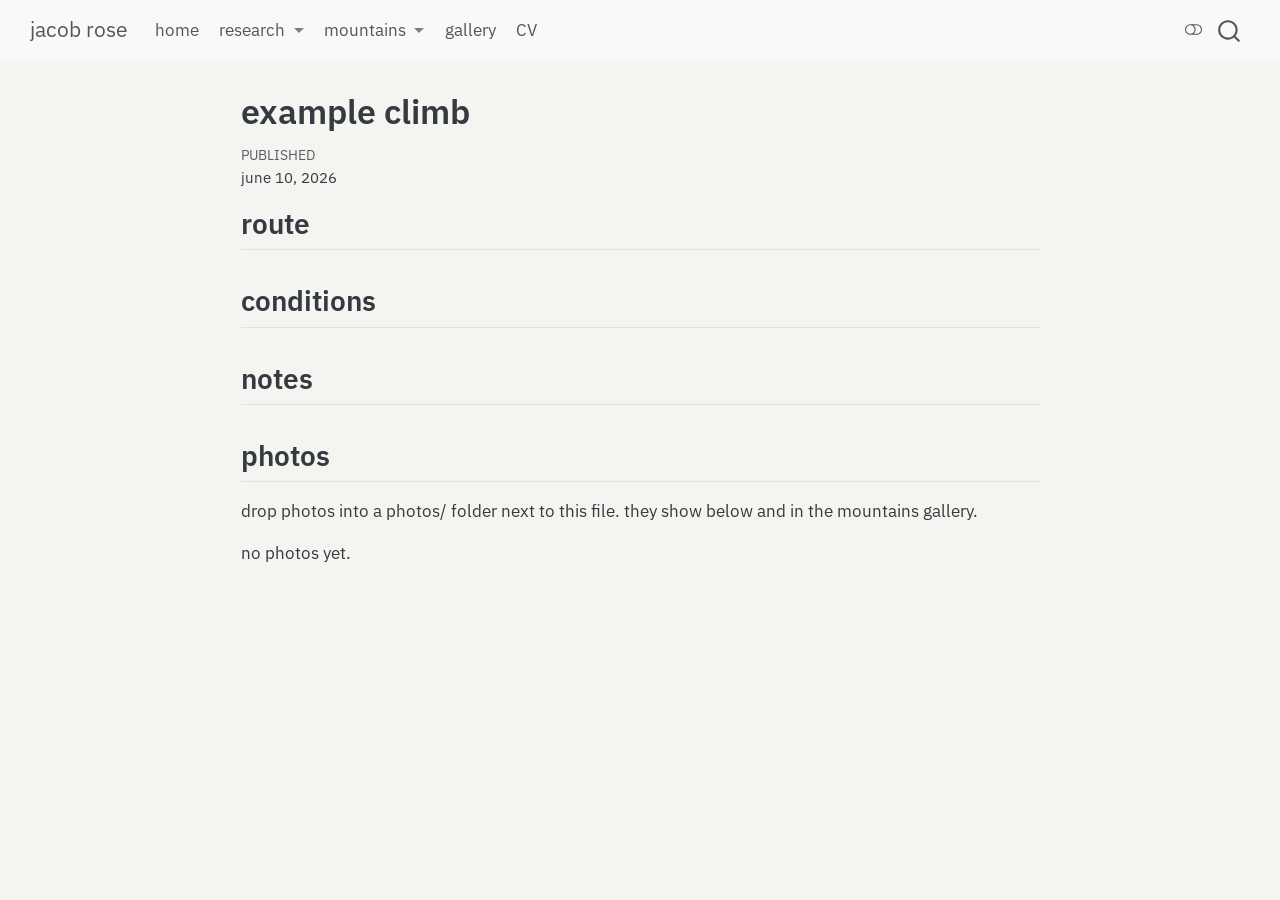
<file: docs/mountains/climbing/2026-06-example-climb/index.html>
<!DOCTYPE html>
<html xmlns="http://www.w3.org/1999/xhtml" lang="en" xml:lang="en"><head>

<meta charset="utf-8">
<meta name="generator" content="quarto-1.5.57">

<meta name="viewport" content="width=device-width, initial-scale=1.0, user-scalable=yes">

<meta name="dcterms.date" content="2026-06-10">

<title>example climb – jacob rose</title>
<style>
code{white-space: pre-wrap;}
span.smallcaps{font-variant: small-caps;}
div.columns{display: flex; gap: min(4vw, 1.5em);}
div.column{flex: auto; overflow-x: auto;}
div.hanging-indent{margin-left: 1.5em; text-indent: -1.5em;}
ul.task-list{list-style: none;}
ul.task-list li input[type="checkbox"] {
  width: 0.8em;
  margin: 0 0.8em 0.2em -1em; /* quarto-specific, see https://github.com/quarto-dev/quarto-cli/issues/4556 */ 
  vertical-align: middle;
}
</style>


<script src="../../../site_libs/quarto-nav/quarto-nav.js"></script>
<script src="../../../site_libs/quarto-nav/headroom.min.js"></script>
<script src="../../../site_libs/clipboard/clipboard.min.js"></script>
<script src="../../../site_libs/quarto-search/autocomplete.umd.js"></script>
<script src="../../../site_libs/quarto-search/fuse.min.js"></script>
<script src="../../../site_libs/quarto-search/quarto-search.js"></script>
<meta name="quarto:offset" content="../../../">
<script src="../../../site_libs/quarto-html/quarto.js"></script>
<script src="../../../site_libs/quarto-html/popper.min.js"></script>
<script src="../../../site_libs/quarto-html/tippy.umd.min.js"></script>
<script src="../../../site_libs/quarto-html/anchor.min.js"></script>
<link href="../../../site_libs/quarto-html/tippy.css" rel="stylesheet">
<link href="../../../site_libs/quarto-html/quarto-syntax-highlighting.css" rel="stylesheet" class="quarto-color-scheme" id="quarto-text-highlighting-styles">
<link href="../../../site_libs/quarto-html/quarto-syntax-highlighting-dark.css" rel="prefetch" class="quarto-color-scheme quarto-color-alternate" id="quarto-text-highlighting-styles">
<script src="../../../site_libs/bootstrap/bootstrap.min.js"></script>
<link href="../../../site_libs/bootstrap/bootstrap-icons.css" rel="stylesheet">
<link href="../../../site_libs/bootstrap/bootstrap.min.css" rel="stylesheet" class="quarto-color-scheme" id="quarto-bootstrap" data-mode="light">
<link href="../../../site_libs/bootstrap/bootstrap-dark.min.css" rel="prefetch" class="quarto-color-scheme quarto-color-alternate" id="quarto-bootstrap" data-mode="dark">
<script id="quarto-search-options" type="application/json">{
  "location": "navbar",
  "copy-button": false,
  "collapse-after": 3,
  "panel-placement": "end",
  "type": "overlay",
  "limit": 50,
  "keyboard-shortcut": [
    "f",
    "/",
    "s"
  ],
  "show-item-context": false,
  "language": {
    "search-no-results-text": "No results",
    "search-matching-documents-text": "matching documents",
    "search-copy-link-title": "Copy link to search",
    "search-hide-matches-text": "Hide additional matches",
    "search-more-match-text": "more match in this document",
    "search-more-matches-text": "more matches in this document",
    "search-clear-button-title": "Clear",
    "search-text-placeholder": "",
    "search-detached-cancel-button-title": "Cancel",
    "search-submit-button-title": "Submit",
    "search-label": "Search"
  }
}</script>


<link rel="stylesheet" href="../../../styles.css">
</head>

<body class="nav-fixed fullcontent">

<div id="quarto-search-results"></div>
  <header id="quarto-header" class="headroom fixed-top">
    <nav class="navbar navbar-expand-lg " data-bs-theme="dark">
      <div class="navbar-container container-fluid">
      <div class="navbar-brand-container mx-auto">
    <a class="navbar-brand" href="../../../index.html">
    <span class="navbar-title">jacob rose</span>
    </a>
  </div>
            <div id="quarto-search" class="" title="Search"></div>
          <button class="navbar-toggler" type="button" data-bs-toggle="collapse" data-bs-target="#navbarCollapse" aria-controls="navbarCollapse" role="menu" aria-expanded="false" aria-label="Toggle navigation" onclick="if (window.quartoToggleHeadroom) { window.quartoToggleHeadroom(); }">
  <span class="navbar-toggler-icon"></span>
</button>
          <div class="collapse navbar-collapse" id="navbarCollapse">
            <ul class="navbar-nav navbar-nav-scroll me-auto">
  <li class="nav-item">
    <a class="nav-link" href="../../../index.html"> 
<span class="menu-text">home</span></a>
  </li>  
  <li class="nav-item dropdown ">
    <a class="nav-link dropdown-toggle" href="#" id="nav-menu-research" role="link" data-bs-toggle="dropdown" aria-expanded="false">
 <span class="menu-text">research</span>
    </a>
    <ul class="dropdown-menu" aria-labelledby="nav-menu-research">    
        <li>
    <a class="dropdown-item" href="../../../research/index.html">
 <span class="dropdown-text">overview</span></a>
  </li>  
        <li>
    <a class="dropdown-item" href="../../../research/gallery.html">
 <span class="dropdown-text">gallery</span></a>
  </li>  
    </ul>
  </li>
  <li class="nav-item dropdown ">
    <a class="nav-link dropdown-toggle" href="#" id="nav-menu-mountains" role="link" data-bs-toggle="dropdown" aria-expanded="false">
 <span class="menu-text">mountains</span>
    </a>
    <ul class="dropdown-menu" aria-labelledby="nav-menu-mountains">    
        <li>
    <a class="dropdown-item" href="../../../mountains/index.html">
 <span class="dropdown-text">overview</span></a>
  </li>  
        <li>
    <a class="dropdown-item" href="../../../mountains/gallery.html">
 <span class="dropdown-text">gallery</span></a>
  </li>  
    </ul>
  </li>
  <li class="nav-item">
    <a class="nav-link" href="../../../gallery/index.html"> 
<span class="menu-text">gallery</span></a>
  </li>  
  <li class="nav-item">
    <a class="nav-link" href="../../../cv.html"> 
<span class="menu-text">CV</span></a>
  </li>  
</ul>
          </div> <!-- /navcollapse -->
            <div class="quarto-navbar-tools">
  <a href="" class="quarto-color-scheme-toggle quarto-navigation-tool  px-1" onclick="window.quartoToggleColorScheme(); return false;" title="Toggle dark mode"><i class="bi"></i></a>
</div>
      </div> <!-- /container-fluid -->
    </nav>
</header>
<!-- content -->
<div id="quarto-content" class="quarto-container page-columns page-rows-contents page-layout-article page-navbar">
<!-- sidebar -->
<!-- margin-sidebar -->
    
<!-- main -->
<main class="content" id="quarto-document-content">

<header id="title-block-header" class="quarto-title-block default">
<div class="quarto-title">
<h1 class="title">example climb</h1>
</div>



<div class="quarto-title-meta">

    
    <div>
    <div class="quarto-title-meta-heading">Published</div>
    <div class="quarto-title-meta-contents">
      <p class="date">June 10, 2026</p>
    </div>
  </div>
  
    
  </div>
  


</header>


<section id="route" class="level2">
<h2 class="anchored" data-anchor-id="route">route</h2>
</section>
<section id="conditions" class="level2">
<h2 class="anchored" data-anchor-id="conditions">conditions</h2>
</section>
<section id="notes" class="level2">
<h2 class="anchored" data-anchor-id="notes">notes</h2>
</section>
<section id="photos" class="level2">
<h2 class="anchored" data-anchor-id="photos">photos</h2>
<p>drop photos into a photos/ folder next to this file. they show below and in the mountains gallery.</p>
<p>no photos yet.</p>


</section>

</main> <!-- /main -->
<script id="quarto-html-after-body" type="application/javascript">
window.document.addEventListener("DOMContentLoaded", function (event) {
  const toggleBodyColorMode = (bsSheetEl) => {
    const mode = bsSheetEl.getAttribute("data-mode");
    const bodyEl = window.document.querySelector("body");
    if (mode === "dark") {
      bodyEl.classList.add("quarto-dark");
      bodyEl.classList.remove("quarto-light");
    } else {
      bodyEl.classList.add("quarto-light");
      bodyEl.classList.remove("quarto-dark");
    }
  }
  const toggleBodyColorPrimary = () => {
    const bsSheetEl = window.document.querySelector("link#quarto-bootstrap");
    if (bsSheetEl) {
      toggleBodyColorMode(bsSheetEl);
    }
  }
  toggleBodyColorPrimary();  
  const disableStylesheet = (stylesheets) => {
    for (let i=0; i < stylesheets.length; i++) {
      const stylesheet = stylesheets[i];
      stylesheet.rel = 'prefetch';
    }
  }
  const enableStylesheet = (stylesheets) => {
    for (let i=0; i < stylesheets.length; i++) {
      const stylesheet = stylesheets[i];
      stylesheet.rel = 'stylesheet';
    }
  }
  const manageTransitions = (selector, allowTransitions) => {
    const els = window.document.querySelectorAll(selector);
    for (let i=0; i < els.length; i++) {
      const el = els[i];
      if (allowTransitions) {
        el.classList.remove('notransition');
      } else {
        el.classList.add('notransition');
      }
    }
  }
  const toggleGiscusIfUsed = (isAlternate, darkModeDefault) => {
    const baseTheme = document.querySelector('#giscus-base-theme')?.value ?? 'light';
    const alternateTheme = document.querySelector('#giscus-alt-theme')?.value ?? 'dark';
    let newTheme = '';
    if(darkModeDefault) {
      newTheme = isAlternate ? baseTheme : alternateTheme;
    } else {
      newTheme = isAlternate ? alternateTheme : baseTheme;
    }
    const changeGiscusTheme = () => {
      // From: https://github.com/giscus/giscus/issues/336
      const sendMessage = (message) => {
        const iframe = document.querySelector('iframe.giscus-frame');
        if (!iframe) return;
        iframe.contentWindow.postMessage({ giscus: message }, 'https://giscus.app');
      }
      sendMessage({
        setConfig: {
          theme: newTheme
        }
      });
    }
    const isGiscussLoaded = window.document.querySelector('iframe.giscus-frame') !== null;
    if (isGiscussLoaded) {
      changeGiscusTheme();
    }
  }
  const toggleColorMode = (alternate) => {
    // Switch the stylesheets
    const alternateStylesheets = window.document.querySelectorAll('link.quarto-color-scheme.quarto-color-alternate');
    manageTransitions('#quarto-margin-sidebar .nav-link', false);
    if (alternate) {
      enableStylesheet(alternateStylesheets);
      for (const sheetNode of alternateStylesheets) {
        if (sheetNode.id === "quarto-bootstrap") {
          toggleBodyColorMode(sheetNode);
        }
      }
    } else {
      disableStylesheet(alternateStylesheets);
      toggleBodyColorPrimary();
    }
    manageTransitions('#quarto-margin-sidebar .nav-link', true);
    // Switch the toggles
    const toggles = window.document.querySelectorAll('.quarto-color-scheme-toggle');
    for (let i=0; i < toggles.length; i++) {
      const toggle = toggles[i];
      if (toggle) {
        if (alternate) {
          toggle.classList.add("alternate");     
        } else {
          toggle.classList.remove("alternate");
        }
      }
    }
    // Hack to workaround the fact that safari doesn't
    // properly recolor the scrollbar when toggling (#1455)
    if (navigator.userAgent.indexOf('Safari') > 0 && navigator.userAgent.indexOf('Chrome') == -1) {
      manageTransitions("body", false);
      window.scrollTo(0, 1);
      setTimeout(() => {
        window.scrollTo(0, 0);
        manageTransitions("body", true);
      }, 40);  
    }
  }
  const isFileUrl = () => { 
    return window.location.protocol === 'file:';
  }
  const hasAlternateSentinel = () => {  
    let styleSentinel = getColorSchemeSentinel();
    if (styleSentinel !== null) {
      return styleSentinel === "alternate";
    } else {
      return false;
    }
  }
  const setStyleSentinel = (alternate) => {
    const value = alternate ? "alternate" : "default";
    if (!isFileUrl()) {
      window.localStorage.setItem("quarto-color-scheme", value);
    } else {
      localAlternateSentinel = value;
    }
  }
  const getColorSchemeSentinel = () => {
    if (!isFileUrl()) {
      const storageValue = window.localStorage.getItem("quarto-color-scheme");
      return storageValue != null ? storageValue : localAlternateSentinel;
    } else {
      return localAlternateSentinel;
    }
  }
  const darkModeDefault = false;
  let localAlternateSentinel = darkModeDefault ? 'alternate' : 'default';
  // Dark / light mode switch
  window.quartoToggleColorScheme = () => {
    // Read the current dark / light value 
    let toAlternate = !hasAlternateSentinel();
    toggleColorMode(toAlternate);
    setStyleSentinel(toAlternate);
    toggleGiscusIfUsed(toAlternate, darkModeDefault);
  };
  // Ensure there is a toggle, if there isn't float one in the top right
  if (window.document.querySelector('.quarto-color-scheme-toggle') === null) {
    const a = window.document.createElement('a');
    a.classList.add('top-right');
    a.classList.add('quarto-color-scheme-toggle');
    a.href = "";
    a.onclick = function() { try { window.quartoToggleColorScheme(); } catch {} return false; };
    const i = window.document.createElement("i");
    i.classList.add('bi');
    a.appendChild(i);
    window.document.body.appendChild(a);
  }
  // Switch to dark mode if need be
  if (hasAlternateSentinel()) {
    toggleColorMode(true);
  } else {
    toggleColorMode(false);
  }
  const icon = "";
  const anchorJS = new window.AnchorJS();
  anchorJS.options = {
    placement: 'right',
    icon: icon
  };
  anchorJS.add('.anchored');
  const isCodeAnnotation = (el) => {
    for (const clz of el.classList) {
      if (clz.startsWith('code-annotation-')) {                     
        return true;
      }
    }
    return false;
  }
  const onCopySuccess = function(e) {
    // button target
    const button = e.trigger;
    // don't keep focus
    button.blur();
    // flash "checked"
    button.classList.add('code-copy-button-checked');
    var currentTitle = button.getAttribute("title");
    button.setAttribute("title", "Copied!");
    let tooltip;
    if (window.bootstrap) {
      button.setAttribute("data-bs-toggle", "tooltip");
      button.setAttribute("data-bs-placement", "left");
      button.setAttribute("data-bs-title", "Copied!");
      tooltip = new bootstrap.Tooltip(button, 
        { trigger: "manual", 
          customClass: "code-copy-button-tooltip",
          offset: [0, -8]});
      tooltip.show();    
    }
    setTimeout(function() {
      if (tooltip) {
        tooltip.hide();
        button.removeAttribute("data-bs-title");
        button.removeAttribute("data-bs-toggle");
        button.removeAttribute("data-bs-placement");
      }
      button.setAttribute("title", currentTitle);
      button.classList.remove('code-copy-button-checked');
    }, 1000);
    // clear code selection
    e.clearSelection();
  }
  const getTextToCopy = function(trigger) {
      const codeEl = trigger.previousElementSibling.cloneNode(true);
      for (const childEl of codeEl.children) {
        if (isCodeAnnotation(childEl)) {
          childEl.remove();
        }
      }
      return codeEl.innerText;
  }
  const clipboard = new window.ClipboardJS('.code-copy-button:not([data-in-quarto-modal])', {
    text: getTextToCopy
  });
  clipboard.on('success', onCopySuccess);
  if (window.document.getElementById('quarto-embedded-source-code-modal')) {
    // For code content inside modals, clipBoardJS needs to be initialized with a container option
    // TODO: Check when it could be a function (https://github.com/zenorocha/clipboard.js/issues/860)
    const clipboardModal = new window.ClipboardJS('.code-copy-button[data-in-quarto-modal]', {
      text: getTextToCopy,
      container: window.document.getElementById('quarto-embedded-source-code-modal')
    });
    clipboardModal.on('success', onCopySuccess);
  }
    var localhostRegex = new RegExp(/^(?:http|https):\/\/localhost\:?[0-9]*\//);
    var mailtoRegex = new RegExp(/^mailto:/);
      var filterRegex = new RegExp("https:\/\/jmor6018\.github\.io\/jacob-site\/");
    var isInternal = (href) => {
        return filterRegex.test(href) || localhostRegex.test(href) || mailtoRegex.test(href);
    }
    // Inspect non-navigation links and adorn them if external
 	var links = window.document.querySelectorAll('a[href]:not(.nav-link):not(.navbar-brand):not(.toc-action):not(.sidebar-link):not(.sidebar-item-toggle):not(.pagination-link):not(.no-external):not([aria-hidden]):not(.dropdown-item):not(.quarto-navigation-tool):not(.about-link)');
    for (var i=0; i<links.length; i++) {
      const link = links[i];
      if (!isInternal(link.href)) {
        // undo the damage that might have been done by quarto-nav.js in the case of
        // links that we want to consider external
        if (link.dataset.originalHref !== undefined) {
          link.href = link.dataset.originalHref;
        }
      }
    }
  function tippyHover(el, contentFn, onTriggerFn, onUntriggerFn) {
    const config = {
      allowHTML: true,
      maxWidth: 500,
      delay: 100,
      arrow: false,
      appendTo: function(el) {
          return el.parentElement;
      },
      interactive: true,
      interactiveBorder: 10,
      theme: 'quarto',
      placement: 'bottom-start',
    };
    if (contentFn) {
      config.content = contentFn;
    }
    if (onTriggerFn) {
      config.onTrigger = onTriggerFn;
    }
    if (onUntriggerFn) {
      config.onUntrigger = onUntriggerFn;
    }
    window.tippy(el, config); 
  }
  const noterefs = window.document.querySelectorAll('a[role="doc-noteref"]');
  for (var i=0; i<noterefs.length; i++) {
    const ref = noterefs[i];
    tippyHover(ref, function() {
      // use id or data attribute instead here
      let href = ref.getAttribute('data-footnote-href') || ref.getAttribute('href');
      try { href = new URL(href).hash; } catch {}
      const id = href.replace(/^#\/?/, "");
      const note = window.document.getElementById(id);
      if (note) {
        return note.innerHTML;
      } else {
        return "";
      }
    });
  }
  const xrefs = window.document.querySelectorAll('a.quarto-xref');
  const processXRef = (id, note) => {
    // Strip column container classes
    const stripColumnClz = (el) => {
      el.classList.remove("page-full", "page-columns");
      if (el.children) {
        for (const child of el.children) {
          stripColumnClz(child);
        }
      }
    }
    stripColumnClz(note)
    if (id === null || id.startsWith('sec-')) {
      // Special case sections, only their first couple elements
      const container = document.createElement("div");
      if (note.children && note.children.length > 2) {
        container.appendChild(note.children[0].cloneNode(true));
        for (let i = 1; i < note.children.length; i++) {
          const child = note.children[i];
          if (child.tagName === "P" && child.innerText === "") {
            continue;
          } else {
            container.appendChild(child.cloneNode(true));
            break;
          }
        }
        if (window.Quarto?.typesetMath) {
          window.Quarto.typesetMath(container);
        }
        return container.innerHTML
      } else {
        if (window.Quarto?.typesetMath) {
          window.Quarto.typesetMath(note);
        }
        return note.innerHTML;
      }
    } else {
      // Remove any anchor links if they are present
      const anchorLink = note.querySelector('a.anchorjs-link');
      if (anchorLink) {
        anchorLink.remove();
      }
      if (window.Quarto?.typesetMath) {
        window.Quarto.typesetMath(note);
      }
      // TODO in 1.5, we should make sure this works without a callout special case
      if (note.classList.contains("callout")) {
        return note.outerHTML;
      } else {
        return note.innerHTML;
      }
    }
  }
  for (var i=0; i<xrefs.length; i++) {
    const xref = xrefs[i];
    tippyHover(xref, undefined, function(instance) {
      instance.disable();
      let url = xref.getAttribute('href');
      let hash = undefined; 
      if (url.startsWith('#')) {
        hash = url;
      } else {
        try { hash = new URL(url).hash; } catch {}
      }
      if (hash) {
        const id = hash.replace(/^#\/?/, "");
        const note = window.document.getElementById(id);
        if (note !== null) {
          try {
            const html = processXRef(id, note.cloneNode(true));
            instance.setContent(html);
          } finally {
            instance.enable();
            instance.show();
          }
        } else {
          // See if we can fetch this
          fetch(url.split('#')[0])
          .then(res => res.text())
          .then(html => {
            const parser = new DOMParser();
            const htmlDoc = parser.parseFromString(html, "text/html");
            const note = htmlDoc.getElementById(id);
            if (note !== null) {
              const html = processXRef(id, note);
              instance.setContent(html);
            } 
          }).finally(() => {
            instance.enable();
            instance.show();
          });
        }
      } else {
        // See if we can fetch a full url (with no hash to target)
        // This is a special case and we should probably do some content thinning / targeting
        fetch(url)
        .then(res => res.text())
        .then(html => {
          const parser = new DOMParser();
          const htmlDoc = parser.parseFromString(html, "text/html");
          const note = htmlDoc.querySelector('main.content');
          if (note !== null) {
            // This should only happen for chapter cross references
            // (since there is no id in the URL)
            // remove the first header
            if (note.children.length > 0 && note.children[0].tagName === "HEADER") {
              note.children[0].remove();
            }
            const html = processXRef(null, note);
            instance.setContent(html);
          } 
        }).finally(() => {
          instance.enable();
          instance.show();
        });
      }
    }, function(instance) {
    });
  }
      let selectedAnnoteEl;
      const selectorForAnnotation = ( cell, annotation) => {
        let cellAttr = 'data-code-cell="' + cell + '"';
        let lineAttr = 'data-code-annotation="' +  annotation + '"';
        const selector = 'span[' + cellAttr + '][' + lineAttr + ']';
        return selector;
      }
      const selectCodeLines = (annoteEl) => {
        const doc = window.document;
        const targetCell = annoteEl.getAttribute("data-target-cell");
        const targetAnnotation = annoteEl.getAttribute("data-target-annotation");
        const annoteSpan = window.document.querySelector(selectorForAnnotation(targetCell, targetAnnotation));
        const lines = annoteSpan.getAttribute("data-code-lines").split(",");
        const lineIds = lines.map((line) => {
          return targetCell + "-" + line;
        })
        let top = null;
        let height = null;
        let parent = null;
        if (lineIds.length > 0) {
            //compute the position of the single el (top and bottom and make a div)
            const el = window.document.getElementById(lineIds[0]);
            top = el.offsetTop;
            height = el.offsetHeight;
            parent = el.parentElement.parentElement;
          if (lineIds.length > 1) {
            const lastEl = window.document.getElementById(lineIds[lineIds.length - 1]);
            const bottom = lastEl.offsetTop + lastEl.offsetHeight;
            height = bottom - top;
          }
          if (top !== null && height !== null && parent !== null) {
            // cook up a div (if necessary) and position it 
            let div = window.document.getElementById("code-annotation-line-highlight");
            if (div === null) {
              div = window.document.createElement("div");
              div.setAttribute("id", "code-annotation-line-highlight");
              div.style.position = 'absolute';
              parent.appendChild(div);
            }
            div.style.top = top - 2 + "px";
            div.style.height = height + 4 + "px";
            div.style.left = 0;
            let gutterDiv = window.document.getElementById("code-annotation-line-highlight-gutter");
            if (gutterDiv === null) {
              gutterDiv = window.document.createElement("div");
              gutterDiv.setAttribute("id", "code-annotation-line-highlight-gutter");
              gutterDiv.style.position = 'absolute';
              const codeCell = window.document.getElementById(targetCell);
              const gutter = codeCell.querySelector('.code-annotation-gutter');
              gutter.appendChild(gutterDiv);
            }
            gutterDiv.style.top = top - 2 + "px";
            gutterDiv.style.height = height + 4 + "px";
          }
          selectedAnnoteEl = annoteEl;
        }
      };
      const unselectCodeLines = () => {
        const elementsIds = ["code-annotation-line-highlight", "code-annotation-line-highlight-gutter"];
        elementsIds.forEach((elId) => {
          const div = window.document.getElementById(elId);
          if (div) {
            div.remove();
          }
        });
        selectedAnnoteEl = undefined;
      };
        // Handle positioning of the toggle
    window.addEventListener(
      "resize",
      throttle(() => {
        elRect = undefined;
        if (selectedAnnoteEl) {
          selectCodeLines(selectedAnnoteEl);
        }
      }, 10)
    );
    function throttle(fn, ms) {
    let throttle = false;
    let timer;
      return (...args) => {
        if(!throttle) { // first call gets through
            fn.apply(this, args);
            throttle = true;
        } else { // all the others get throttled
            if(timer) clearTimeout(timer); // cancel #2
            timer = setTimeout(() => {
              fn.apply(this, args);
              timer = throttle = false;
            }, ms);
        }
      };
    }
      // Attach click handler to the DT
      const annoteDls = window.document.querySelectorAll('dt[data-target-cell]');
      for (const annoteDlNode of annoteDls) {
        annoteDlNode.addEventListener('click', (event) => {
          const clickedEl = event.target;
          if (clickedEl !== selectedAnnoteEl) {
            unselectCodeLines();
            const activeEl = window.document.querySelector('dt[data-target-cell].code-annotation-active');
            if (activeEl) {
              activeEl.classList.remove('code-annotation-active');
            }
            selectCodeLines(clickedEl);
            clickedEl.classList.add('code-annotation-active');
          } else {
            // Unselect the line
            unselectCodeLines();
            clickedEl.classList.remove('code-annotation-active');
          }
        });
      }
  const findCites = (el) => {
    const parentEl = el.parentElement;
    if (parentEl) {
      const cites = parentEl.dataset.cites;
      if (cites) {
        return {
          el,
          cites: cites.split(' ')
        };
      } else {
        return findCites(el.parentElement)
      }
    } else {
      return undefined;
    }
  };
  var bibliorefs = window.document.querySelectorAll('a[role="doc-biblioref"]');
  for (var i=0; i<bibliorefs.length; i++) {
    const ref = bibliorefs[i];
    const citeInfo = findCites(ref);
    if (citeInfo) {
      tippyHover(citeInfo.el, function() {
        var popup = window.document.createElement('div');
        citeInfo.cites.forEach(function(cite) {
          var citeDiv = window.document.createElement('div');
          citeDiv.classList.add('hanging-indent');
          citeDiv.classList.add('csl-entry');
          var biblioDiv = window.document.getElementById('ref-' + cite);
          if (biblioDiv) {
            citeDiv.innerHTML = biblioDiv.innerHTML;
          }
          popup.appendChild(citeDiv);
        });
        return popup.innerHTML;
      });
    }
  }
});
</script>
</div> <!-- /content -->




</body></html>
</file>
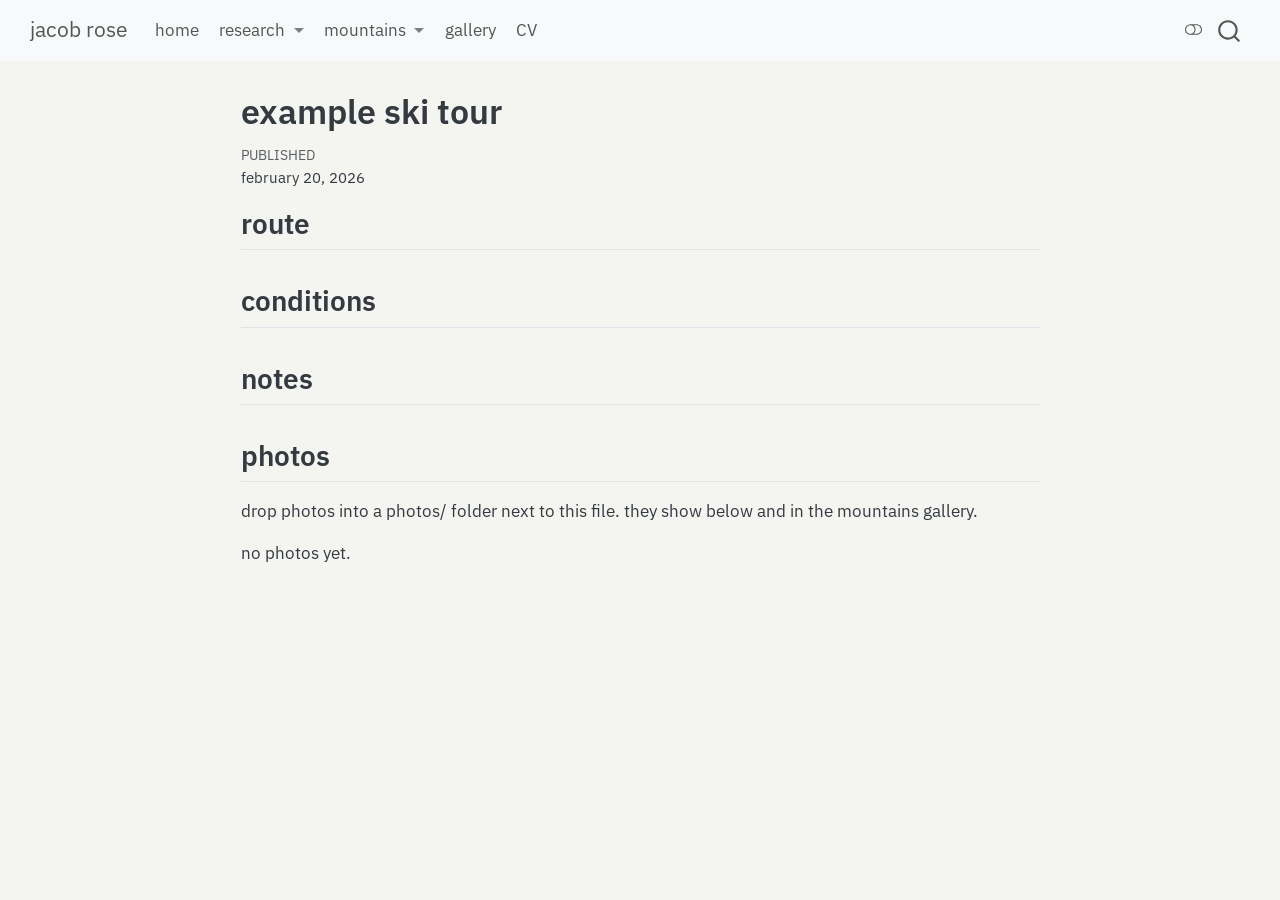
<file: docs/mountains/skiing/2026-02-example-ski/index.html>
<!DOCTYPE html>
<html xmlns="http://www.w3.org/1999/xhtml" lang="en" xml:lang="en"><head>

<meta charset="utf-8">
<meta name="generator" content="quarto-1.5.57">

<meta name="viewport" content="width=device-width, initial-scale=1.0, user-scalable=yes">

<meta name="dcterms.date" content="2026-02-20">

<title>example ski tour – jacob rose</title>
<style>
code{white-space: pre-wrap;}
span.smallcaps{font-variant: small-caps;}
div.columns{display: flex; gap: min(4vw, 1.5em);}
div.column{flex: auto; overflow-x: auto;}
div.hanging-indent{margin-left: 1.5em; text-indent: -1.5em;}
ul.task-list{list-style: none;}
ul.task-list li input[type="checkbox"] {
  width: 0.8em;
  margin: 0 0.8em 0.2em -1em; /* quarto-specific, see https://github.com/quarto-dev/quarto-cli/issues/4556 */ 
  vertical-align: middle;
}
</style>


<script src="../../../site_libs/quarto-nav/quarto-nav.js"></script>
<script src="../../../site_libs/quarto-nav/headroom.min.js"></script>
<script src="../../../site_libs/clipboard/clipboard.min.js"></script>
<script src="../../../site_libs/quarto-search/autocomplete.umd.js"></script>
<script src="../../../site_libs/quarto-search/fuse.min.js"></script>
<script src="../../../site_libs/quarto-search/quarto-search.js"></script>
<meta name="quarto:offset" content="../../../">
<script src="../../../site_libs/quarto-html/quarto.js"></script>
<script src="../../../site_libs/quarto-html/popper.min.js"></script>
<script src="../../../site_libs/quarto-html/tippy.umd.min.js"></script>
<script src="../../../site_libs/quarto-html/anchor.min.js"></script>
<link href="../../../site_libs/quarto-html/tippy.css" rel="stylesheet">
<link href="../../../site_libs/quarto-html/quarto-syntax-highlighting.css" rel="stylesheet" class="quarto-color-scheme" id="quarto-text-highlighting-styles">
<link href="../../../site_libs/quarto-html/quarto-syntax-highlighting-dark.css" rel="prefetch" class="quarto-color-scheme quarto-color-alternate" id="quarto-text-highlighting-styles">
<script src="../../../site_libs/bootstrap/bootstrap.min.js"></script>
<link href="../../../site_libs/bootstrap/bootstrap-icons.css" rel="stylesheet">
<link href="../../../site_libs/bootstrap/bootstrap.min.css" rel="stylesheet" class="quarto-color-scheme" id="quarto-bootstrap" data-mode="light">
<link href="../../../site_libs/bootstrap/bootstrap-dark.min.css" rel="prefetch" class="quarto-color-scheme quarto-color-alternate" id="quarto-bootstrap" data-mode="dark">
<script id="quarto-search-options" type="application/json">{
  "location": "navbar",
  "copy-button": false,
  "collapse-after": 3,
  "panel-placement": "end",
  "type": "overlay",
  "limit": 50,
  "keyboard-shortcut": [
    "f",
    "/",
    "s"
  ],
  "show-item-context": false,
  "language": {
    "search-no-results-text": "No results",
    "search-matching-documents-text": "matching documents",
    "search-copy-link-title": "Copy link to search",
    "search-hide-matches-text": "Hide additional matches",
    "search-more-match-text": "more match in this document",
    "search-more-matches-text": "more matches in this document",
    "search-clear-button-title": "Clear",
    "search-text-placeholder": "",
    "search-detached-cancel-button-title": "Cancel",
    "search-submit-button-title": "Submit",
    "search-label": "Search"
  }
}</script>


<link rel="stylesheet" href="../../../styles.css">
</head>

<body class="nav-fixed fullcontent">

<div id="quarto-search-results"></div>
  <header id="quarto-header" class="headroom fixed-top">
    <nav class="navbar navbar-expand-lg " data-bs-theme="dark">
      <div class="navbar-container container-fluid">
      <div class="navbar-brand-container mx-auto">
    <a class="navbar-brand" href="../../../index.html">
    <span class="navbar-title">jacob rose</span>
    </a>
  </div>
            <div id="quarto-search" class="" title="Search"></div>
          <button class="navbar-toggler" type="button" data-bs-toggle="collapse" data-bs-target="#navbarCollapse" aria-controls="navbarCollapse" role="menu" aria-expanded="false" aria-label="Toggle navigation" onclick="if (window.quartoToggleHeadroom) { window.quartoToggleHeadroom(); }">
  <span class="navbar-toggler-icon"></span>
</button>
          <div class="collapse navbar-collapse" id="navbarCollapse">
            <ul class="navbar-nav navbar-nav-scroll me-auto">
  <li class="nav-item">
    <a class="nav-link" href="../../../index.html"> 
<span class="menu-text">home</span></a>
  </li>  
  <li class="nav-item dropdown ">
    <a class="nav-link dropdown-toggle" href="#" id="nav-menu-research" role="link" data-bs-toggle="dropdown" aria-expanded="false">
 <span class="menu-text">research</span>
    </a>
    <ul class="dropdown-menu" aria-labelledby="nav-menu-research">    
        <li>
    <a class="dropdown-item" href="../../../research/index.html">
 <span class="dropdown-text">overview</span></a>
  </li>  
        <li>
    <a class="dropdown-item" href="../../../research/gallery.html">
 <span class="dropdown-text">gallery</span></a>
  </li>  
    </ul>
  </li>
  <li class="nav-item dropdown ">
    <a class="nav-link dropdown-toggle" href="#" id="nav-menu-mountains" role="link" data-bs-toggle="dropdown" aria-expanded="false">
 <span class="menu-text">mountains</span>
    </a>
    <ul class="dropdown-menu" aria-labelledby="nav-menu-mountains">    
        <li>
    <a class="dropdown-item" href="../../../mountains/index.html">
 <span class="dropdown-text">overview</span></a>
  </li>  
        <li>
    <a class="dropdown-item" href="../../../mountains/gallery.html">
 <span class="dropdown-text">gallery</span></a>
  </li>  
    </ul>
  </li>
  <li class="nav-item">
    <a class="nav-link" href="../../../gallery/index.html"> 
<span class="menu-text">gallery</span></a>
  </li>  
  <li class="nav-item">
    <a class="nav-link" href="../../../cv.html"> 
<span class="menu-text">CV</span></a>
  </li>  
</ul>
          </div> <!-- /navcollapse -->
            <div class="quarto-navbar-tools">
  <a href="" class="quarto-color-scheme-toggle quarto-navigation-tool  px-1" onclick="window.quartoToggleColorScheme(); return false;" title="Toggle dark mode"><i class="bi"></i></a>
</div>
      </div> <!-- /container-fluid -->
    </nav>
</header>
<!-- content -->
<div id="quarto-content" class="quarto-container page-columns page-rows-contents page-layout-article page-navbar">
<!-- sidebar -->
<!-- margin-sidebar -->
    
<!-- main -->
<main class="content" id="quarto-document-content">

<header id="title-block-header" class="quarto-title-block default">
<div class="quarto-title">
<h1 class="title">example ski tour</h1>
</div>



<div class="quarto-title-meta">

    
    <div>
    <div class="quarto-title-meta-heading">Published</div>
    <div class="quarto-title-meta-contents">
      <p class="date">February 20, 2026</p>
    </div>
  </div>
  
    
  </div>
  


</header>


<section id="route" class="level2">
<h2 class="anchored" data-anchor-id="route">route</h2>
</section>
<section id="conditions" class="level2">
<h2 class="anchored" data-anchor-id="conditions">conditions</h2>
</section>
<section id="notes" class="level2">
<h2 class="anchored" data-anchor-id="notes">notes</h2>
</section>
<section id="photos" class="level2">
<h2 class="anchored" data-anchor-id="photos">photos</h2>
<p>drop photos into a photos/ folder next to this file. they show below and in the mountains gallery.</p>
<p>no photos yet.</p>


</section>

</main> <!-- /main -->
<script id="quarto-html-after-body" type="application/javascript">
window.document.addEventListener("DOMContentLoaded", function (event) {
  const toggleBodyColorMode = (bsSheetEl) => {
    const mode = bsSheetEl.getAttribute("data-mode");
    const bodyEl = window.document.querySelector("body");
    if (mode === "dark") {
      bodyEl.classList.add("quarto-dark");
      bodyEl.classList.remove("quarto-light");
    } else {
      bodyEl.classList.add("quarto-light");
      bodyEl.classList.remove("quarto-dark");
    }
  }
  const toggleBodyColorPrimary = () => {
    const bsSheetEl = window.document.querySelector("link#quarto-bootstrap");
    if (bsSheetEl) {
      toggleBodyColorMode(bsSheetEl);
    }
  }
  toggleBodyColorPrimary();  
  const disableStylesheet = (stylesheets) => {
    for (let i=0; i < stylesheets.length; i++) {
      const stylesheet = stylesheets[i];
      stylesheet.rel = 'prefetch';
    }
  }
  const enableStylesheet = (stylesheets) => {
    for (let i=0; i < stylesheets.length; i++) {
      const stylesheet = stylesheets[i];
      stylesheet.rel = 'stylesheet';
    }
  }
  const manageTransitions = (selector, allowTransitions) => {
    const els = window.document.querySelectorAll(selector);
    for (let i=0; i < els.length; i++) {
      const el = els[i];
      if (allowTransitions) {
        el.classList.remove('notransition');
      } else {
        el.classList.add('notransition');
      }
    }
  }
  const toggleGiscusIfUsed = (isAlternate, darkModeDefault) => {
    const baseTheme = document.querySelector('#giscus-base-theme')?.value ?? 'light';
    const alternateTheme = document.querySelector('#giscus-alt-theme')?.value ?? 'dark';
    let newTheme = '';
    if(darkModeDefault) {
      newTheme = isAlternate ? baseTheme : alternateTheme;
    } else {
      newTheme = isAlternate ? alternateTheme : baseTheme;
    }
    const changeGiscusTheme = () => {
      // From: https://github.com/giscus/giscus/issues/336
      const sendMessage = (message) => {
        const iframe = document.querySelector('iframe.giscus-frame');
        if (!iframe) return;
        iframe.contentWindow.postMessage({ giscus: message }, 'https://giscus.app');
      }
      sendMessage({
        setConfig: {
          theme: newTheme
        }
      });
    }
    const isGiscussLoaded = window.document.querySelector('iframe.giscus-frame') !== null;
    if (isGiscussLoaded) {
      changeGiscusTheme();
    }
  }
  const toggleColorMode = (alternate) => {
    // Switch the stylesheets
    const alternateStylesheets = window.document.querySelectorAll('link.quarto-color-scheme.quarto-color-alternate');
    manageTransitions('#quarto-margin-sidebar .nav-link', false);
    if (alternate) {
      enableStylesheet(alternateStylesheets);
      for (const sheetNode of alternateStylesheets) {
        if (sheetNode.id === "quarto-bootstrap") {
          toggleBodyColorMode(sheetNode);
        }
      }
    } else {
      disableStylesheet(alternateStylesheets);
      toggleBodyColorPrimary();
    }
    manageTransitions('#quarto-margin-sidebar .nav-link', true);
    // Switch the toggles
    const toggles = window.document.querySelectorAll('.quarto-color-scheme-toggle');
    for (let i=0; i < toggles.length; i++) {
      const toggle = toggles[i];
      if (toggle) {
        if (alternate) {
          toggle.classList.add("alternate");     
        } else {
          toggle.classList.remove("alternate");
        }
      }
    }
    // Hack to workaround the fact that safari doesn't
    // properly recolor the scrollbar when toggling (#1455)
    if (navigator.userAgent.indexOf('Safari') > 0 && navigator.userAgent.indexOf('Chrome') == -1) {
      manageTransitions("body", false);
      window.scrollTo(0, 1);
      setTimeout(() => {
        window.scrollTo(0, 0);
        manageTransitions("body", true);
      }, 40);  
    }
  }
  const isFileUrl = () => { 
    return window.location.protocol === 'file:';
  }
  const hasAlternateSentinel = () => {  
    let styleSentinel = getColorSchemeSentinel();
    if (styleSentinel !== null) {
      return styleSentinel === "alternate";
    } else {
      return false;
    }
  }
  const setStyleSentinel = (alternate) => {
    const value = alternate ? "alternate" : "default";
    if (!isFileUrl()) {
      window.localStorage.setItem("quarto-color-scheme", value);
    } else {
      localAlternateSentinel = value;
    }
  }
  const getColorSchemeSentinel = () => {
    if (!isFileUrl()) {
      const storageValue = window.localStorage.getItem("quarto-color-scheme");
      return storageValue != null ? storageValue : localAlternateSentinel;
    } else {
      return localAlternateSentinel;
    }
  }
  const darkModeDefault = false;
  let localAlternateSentinel = darkModeDefault ? 'alternate' : 'default';
  // Dark / light mode switch
  window.quartoToggleColorScheme = () => {
    // Read the current dark / light value 
    let toAlternate = !hasAlternateSentinel();
    toggleColorMode(toAlternate);
    setStyleSentinel(toAlternate);
    toggleGiscusIfUsed(toAlternate, darkModeDefault);
  };
  // Ensure there is a toggle, if there isn't float one in the top right
  if (window.document.querySelector('.quarto-color-scheme-toggle') === null) {
    const a = window.document.createElement('a');
    a.classList.add('top-right');
    a.classList.add('quarto-color-scheme-toggle');
    a.href = "";
    a.onclick = function() { try { window.quartoToggleColorScheme(); } catch {} return false; };
    const i = window.document.createElement("i");
    i.classList.add('bi');
    a.appendChild(i);
    window.document.body.appendChild(a);
  }
  // Switch to dark mode if need be
  if (hasAlternateSentinel()) {
    toggleColorMode(true);
  } else {
    toggleColorMode(false);
  }
  const icon = "";
  const anchorJS = new window.AnchorJS();
  anchorJS.options = {
    placement: 'right',
    icon: icon
  };
  anchorJS.add('.anchored');
  const isCodeAnnotation = (el) => {
    for (const clz of el.classList) {
      if (clz.startsWith('code-annotation-')) {                     
        return true;
      }
    }
    return false;
  }
  const onCopySuccess = function(e) {
    // button target
    const button = e.trigger;
    // don't keep focus
    button.blur();
    // flash "checked"
    button.classList.add('code-copy-button-checked');
    var currentTitle = button.getAttribute("title");
    button.setAttribute("title", "Copied!");
    let tooltip;
    if (window.bootstrap) {
      button.setAttribute("data-bs-toggle", "tooltip");
      button.setAttribute("data-bs-placement", "left");
      button.setAttribute("data-bs-title", "Copied!");
      tooltip = new bootstrap.Tooltip(button, 
        { trigger: "manual", 
          customClass: "code-copy-button-tooltip",
          offset: [0, -8]});
      tooltip.show();    
    }
    setTimeout(function() {
      if (tooltip) {
        tooltip.hide();
        button.removeAttribute("data-bs-title");
        button.removeAttribute("data-bs-toggle");
        button.removeAttribute("data-bs-placement");
      }
      button.setAttribute("title", currentTitle);
      button.classList.remove('code-copy-button-checked');
    }, 1000);
    // clear code selection
    e.clearSelection();
  }
  const getTextToCopy = function(trigger) {
      const codeEl = trigger.previousElementSibling.cloneNode(true);
      for (const childEl of codeEl.children) {
        if (isCodeAnnotation(childEl)) {
          childEl.remove();
        }
      }
      return codeEl.innerText;
  }
  const clipboard = new window.ClipboardJS('.code-copy-button:not([data-in-quarto-modal])', {
    text: getTextToCopy
  });
  clipboard.on('success', onCopySuccess);
  if (window.document.getElementById('quarto-embedded-source-code-modal')) {
    // For code content inside modals, clipBoardJS needs to be initialized with a container option
    // TODO: Check when it could be a function (https://github.com/zenorocha/clipboard.js/issues/860)
    const clipboardModal = new window.ClipboardJS('.code-copy-button[data-in-quarto-modal]', {
      text: getTextToCopy,
      container: window.document.getElementById('quarto-embedded-source-code-modal')
    });
    clipboardModal.on('success', onCopySuccess);
  }
    var localhostRegex = new RegExp(/^(?:http|https):\/\/localhost\:?[0-9]*\//);
    var mailtoRegex = new RegExp(/^mailto:/);
      var filterRegex = new RegExp("https:\/\/jmor6018\.github\.io\/jacob-site\/");
    var isInternal = (href) => {
        return filterRegex.test(href) || localhostRegex.test(href) || mailtoRegex.test(href);
    }
    // Inspect non-navigation links and adorn them if external
 	var links = window.document.querySelectorAll('a[href]:not(.nav-link):not(.navbar-brand):not(.toc-action):not(.sidebar-link):not(.sidebar-item-toggle):not(.pagination-link):not(.no-external):not([aria-hidden]):not(.dropdown-item):not(.quarto-navigation-tool):not(.about-link)');
    for (var i=0; i<links.length; i++) {
      const link = links[i];
      if (!isInternal(link.href)) {
        // undo the damage that might have been done by quarto-nav.js in the case of
        // links that we want to consider external
        if (link.dataset.originalHref !== undefined) {
          link.href = link.dataset.originalHref;
        }
      }
    }
  function tippyHover(el, contentFn, onTriggerFn, onUntriggerFn) {
    const config = {
      allowHTML: true,
      maxWidth: 500,
      delay: 100,
      arrow: false,
      appendTo: function(el) {
          return el.parentElement;
      },
      interactive: true,
      interactiveBorder: 10,
      theme: 'quarto',
      placement: 'bottom-start',
    };
    if (contentFn) {
      config.content = contentFn;
    }
    if (onTriggerFn) {
      config.onTrigger = onTriggerFn;
    }
    if (onUntriggerFn) {
      config.onUntrigger = onUntriggerFn;
    }
    window.tippy(el, config); 
  }
  const noterefs = window.document.querySelectorAll('a[role="doc-noteref"]');
  for (var i=0; i<noterefs.length; i++) {
    const ref = noterefs[i];
    tippyHover(ref, function() {
      // use id or data attribute instead here
      let href = ref.getAttribute('data-footnote-href') || ref.getAttribute('href');
      try { href = new URL(href).hash; } catch {}
      const id = href.replace(/^#\/?/, "");
      const note = window.document.getElementById(id);
      if (note) {
        return note.innerHTML;
      } else {
        return "";
      }
    });
  }
  const xrefs = window.document.querySelectorAll('a.quarto-xref');
  const processXRef = (id, note) => {
    // Strip column container classes
    const stripColumnClz = (el) => {
      el.classList.remove("page-full", "page-columns");
      if (el.children) {
        for (const child of el.children) {
          stripColumnClz(child);
        }
      }
    }
    stripColumnClz(note)
    if (id === null || id.startsWith('sec-')) {
      // Special case sections, only their first couple elements
      const container = document.createElement("div");
      if (note.children && note.children.length > 2) {
        container.appendChild(note.children[0].cloneNode(true));
        for (let i = 1; i < note.children.length; i++) {
          const child = note.children[i];
          if (child.tagName === "P" && child.innerText === "") {
            continue;
          } else {
            container.appendChild(child.cloneNode(true));
            break;
          }
        }
        if (window.Quarto?.typesetMath) {
          window.Quarto.typesetMath(container);
        }
        return container.innerHTML
      } else {
        if (window.Quarto?.typesetMath) {
          window.Quarto.typesetMath(note);
        }
        return note.innerHTML;
      }
    } else {
      // Remove any anchor links if they are present
      const anchorLink = note.querySelector('a.anchorjs-link');
      if (anchorLink) {
        anchorLink.remove();
      }
      if (window.Quarto?.typesetMath) {
        window.Quarto.typesetMath(note);
      }
      // TODO in 1.5, we should make sure this works without a callout special case
      if (note.classList.contains("callout")) {
        return note.outerHTML;
      } else {
        return note.innerHTML;
      }
    }
  }
  for (var i=0; i<xrefs.length; i++) {
    const xref = xrefs[i];
    tippyHover(xref, undefined, function(instance) {
      instance.disable();
      let url = xref.getAttribute('href');
      let hash = undefined; 
      if (url.startsWith('#')) {
        hash = url;
      } else {
        try { hash = new URL(url).hash; } catch {}
      }
      if (hash) {
        const id = hash.replace(/^#\/?/, "");
        const note = window.document.getElementById(id);
        if (note !== null) {
          try {
            const html = processXRef(id, note.cloneNode(true));
            instance.setContent(html);
          } finally {
            instance.enable();
            instance.show();
          }
        } else {
          // See if we can fetch this
          fetch(url.split('#')[0])
          .then(res => res.text())
          .then(html => {
            const parser = new DOMParser();
            const htmlDoc = parser.parseFromString(html, "text/html");
            const note = htmlDoc.getElementById(id);
            if (note !== null) {
              const html = processXRef(id, note);
              instance.setContent(html);
            } 
          }).finally(() => {
            instance.enable();
            instance.show();
          });
        }
      } else {
        // See if we can fetch a full url (with no hash to target)
        // This is a special case and we should probably do some content thinning / targeting
        fetch(url)
        .then(res => res.text())
        .then(html => {
          const parser = new DOMParser();
          const htmlDoc = parser.parseFromString(html, "text/html");
          const note = htmlDoc.querySelector('main.content');
          if (note !== null) {
            // This should only happen for chapter cross references
            // (since there is no id in the URL)
            // remove the first header
            if (note.children.length > 0 && note.children[0].tagName === "HEADER") {
              note.children[0].remove();
            }
            const html = processXRef(null, note);
            instance.setContent(html);
          } 
        }).finally(() => {
          instance.enable();
          instance.show();
        });
      }
    }, function(instance) {
    });
  }
      let selectedAnnoteEl;
      const selectorForAnnotation = ( cell, annotation) => {
        let cellAttr = 'data-code-cell="' + cell + '"';
        let lineAttr = 'data-code-annotation="' +  annotation + '"';
        const selector = 'span[' + cellAttr + '][' + lineAttr + ']';
        return selector;
      }
      const selectCodeLines = (annoteEl) => {
        const doc = window.document;
        const targetCell = annoteEl.getAttribute("data-target-cell");
        const targetAnnotation = annoteEl.getAttribute("data-target-annotation");
        const annoteSpan = window.document.querySelector(selectorForAnnotation(targetCell, targetAnnotation));
        const lines = annoteSpan.getAttribute("data-code-lines").split(",");
        const lineIds = lines.map((line) => {
          return targetCell + "-" + line;
        })
        let top = null;
        let height = null;
        let parent = null;
        if (lineIds.length > 0) {
            //compute the position of the single el (top and bottom and make a div)
            const el = window.document.getElementById(lineIds[0]);
            top = el.offsetTop;
            height = el.offsetHeight;
            parent = el.parentElement.parentElement;
          if (lineIds.length > 1) {
            const lastEl = window.document.getElementById(lineIds[lineIds.length - 1]);
            const bottom = lastEl.offsetTop + lastEl.offsetHeight;
            height = bottom - top;
          }
          if (top !== null && height !== null && parent !== null) {
            // cook up a div (if necessary) and position it 
            let div = window.document.getElementById("code-annotation-line-highlight");
            if (div === null) {
              div = window.document.createElement("div");
              div.setAttribute("id", "code-annotation-line-highlight");
              div.style.position = 'absolute';
              parent.appendChild(div);
            }
            div.style.top = top - 2 + "px";
            div.style.height = height + 4 + "px";
            div.style.left = 0;
            let gutterDiv = window.document.getElementById("code-annotation-line-highlight-gutter");
            if (gutterDiv === null) {
              gutterDiv = window.document.createElement("div");
              gutterDiv.setAttribute("id", "code-annotation-line-highlight-gutter");
              gutterDiv.style.position = 'absolute';
              const codeCell = window.document.getElementById(targetCell);
              const gutter = codeCell.querySelector('.code-annotation-gutter');
              gutter.appendChild(gutterDiv);
            }
            gutterDiv.style.top = top - 2 + "px";
            gutterDiv.style.height = height + 4 + "px";
          }
          selectedAnnoteEl = annoteEl;
        }
      };
      const unselectCodeLines = () => {
        const elementsIds = ["code-annotation-line-highlight", "code-annotation-line-highlight-gutter"];
        elementsIds.forEach((elId) => {
          const div = window.document.getElementById(elId);
          if (div) {
            div.remove();
          }
        });
        selectedAnnoteEl = undefined;
      };
        // Handle positioning of the toggle
    window.addEventListener(
      "resize",
      throttle(() => {
        elRect = undefined;
        if (selectedAnnoteEl) {
          selectCodeLines(selectedAnnoteEl);
        }
      }, 10)
    );
    function throttle(fn, ms) {
    let throttle = false;
    let timer;
      return (...args) => {
        if(!throttle) { // first call gets through
            fn.apply(this, args);
            throttle = true;
        } else { // all the others get throttled
            if(timer) clearTimeout(timer); // cancel #2
            timer = setTimeout(() => {
              fn.apply(this, args);
              timer = throttle = false;
            }, ms);
        }
      };
    }
      // Attach click handler to the DT
      const annoteDls = window.document.querySelectorAll('dt[data-target-cell]');
      for (const annoteDlNode of annoteDls) {
        annoteDlNode.addEventListener('click', (event) => {
          const clickedEl = event.target;
          if (clickedEl !== selectedAnnoteEl) {
            unselectCodeLines();
            const activeEl = window.document.querySelector('dt[data-target-cell].code-annotation-active');
            if (activeEl) {
              activeEl.classList.remove('code-annotation-active');
            }
            selectCodeLines(clickedEl);
            clickedEl.classList.add('code-annotation-active');
          } else {
            // Unselect the line
            unselectCodeLines();
            clickedEl.classList.remove('code-annotation-active');
          }
        });
      }
  const findCites = (el) => {
    const parentEl = el.parentElement;
    if (parentEl) {
      const cites = parentEl.dataset.cites;
      if (cites) {
        return {
          el,
          cites: cites.split(' ')
        };
      } else {
        return findCites(el.parentElement)
      }
    } else {
      return undefined;
    }
  };
  var bibliorefs = window.document.querySelectorAll('a[role="doc-biblioref"]');
  for (var i=0; i<bibliorefs.length; i++) {
    const ref = bibliorefs[i];
    const citeInfo = findCites(ref);
    if (citeInfo) {
      tippyHover(citeInfo.el, function() {
        var popup = window.document.createElement('div');
        citeInfo.cites.forEach(function(cite) {
          var citeDiv = window.document.createElement('div');
          citeDiv.classList.add('hanging-indent');
          citeDiv.classList.add('csl-entry');
          var biblioDiv = window.document.getElementById('ref-' + cite);
          if (biblioDiv) {
            citeDiv.innerHTML = biblioDiv.innerHTML;
          }
          popup.appendChild(citeDiv);
        });
        return popup.innerHTML;
      });
    }
  }
});
</script>
</div> <!-- /content -->




</body></html>
</file>
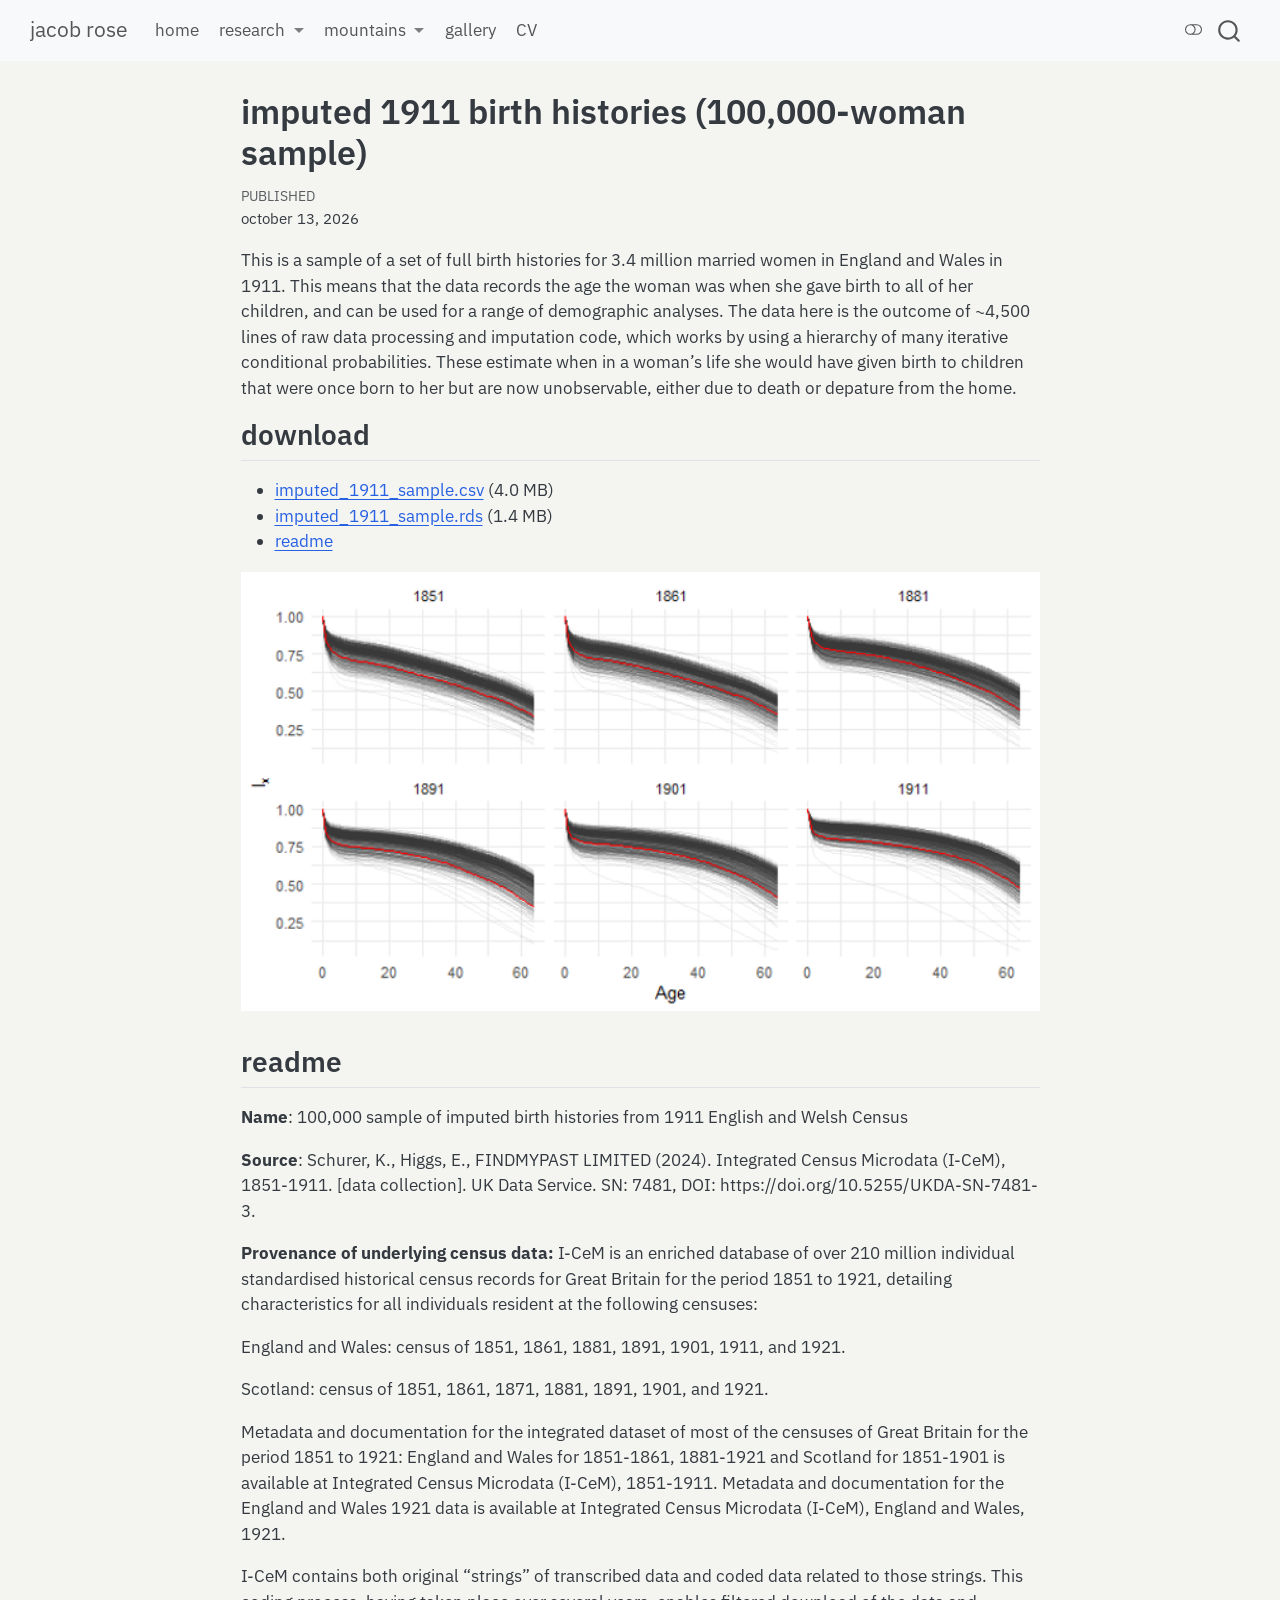
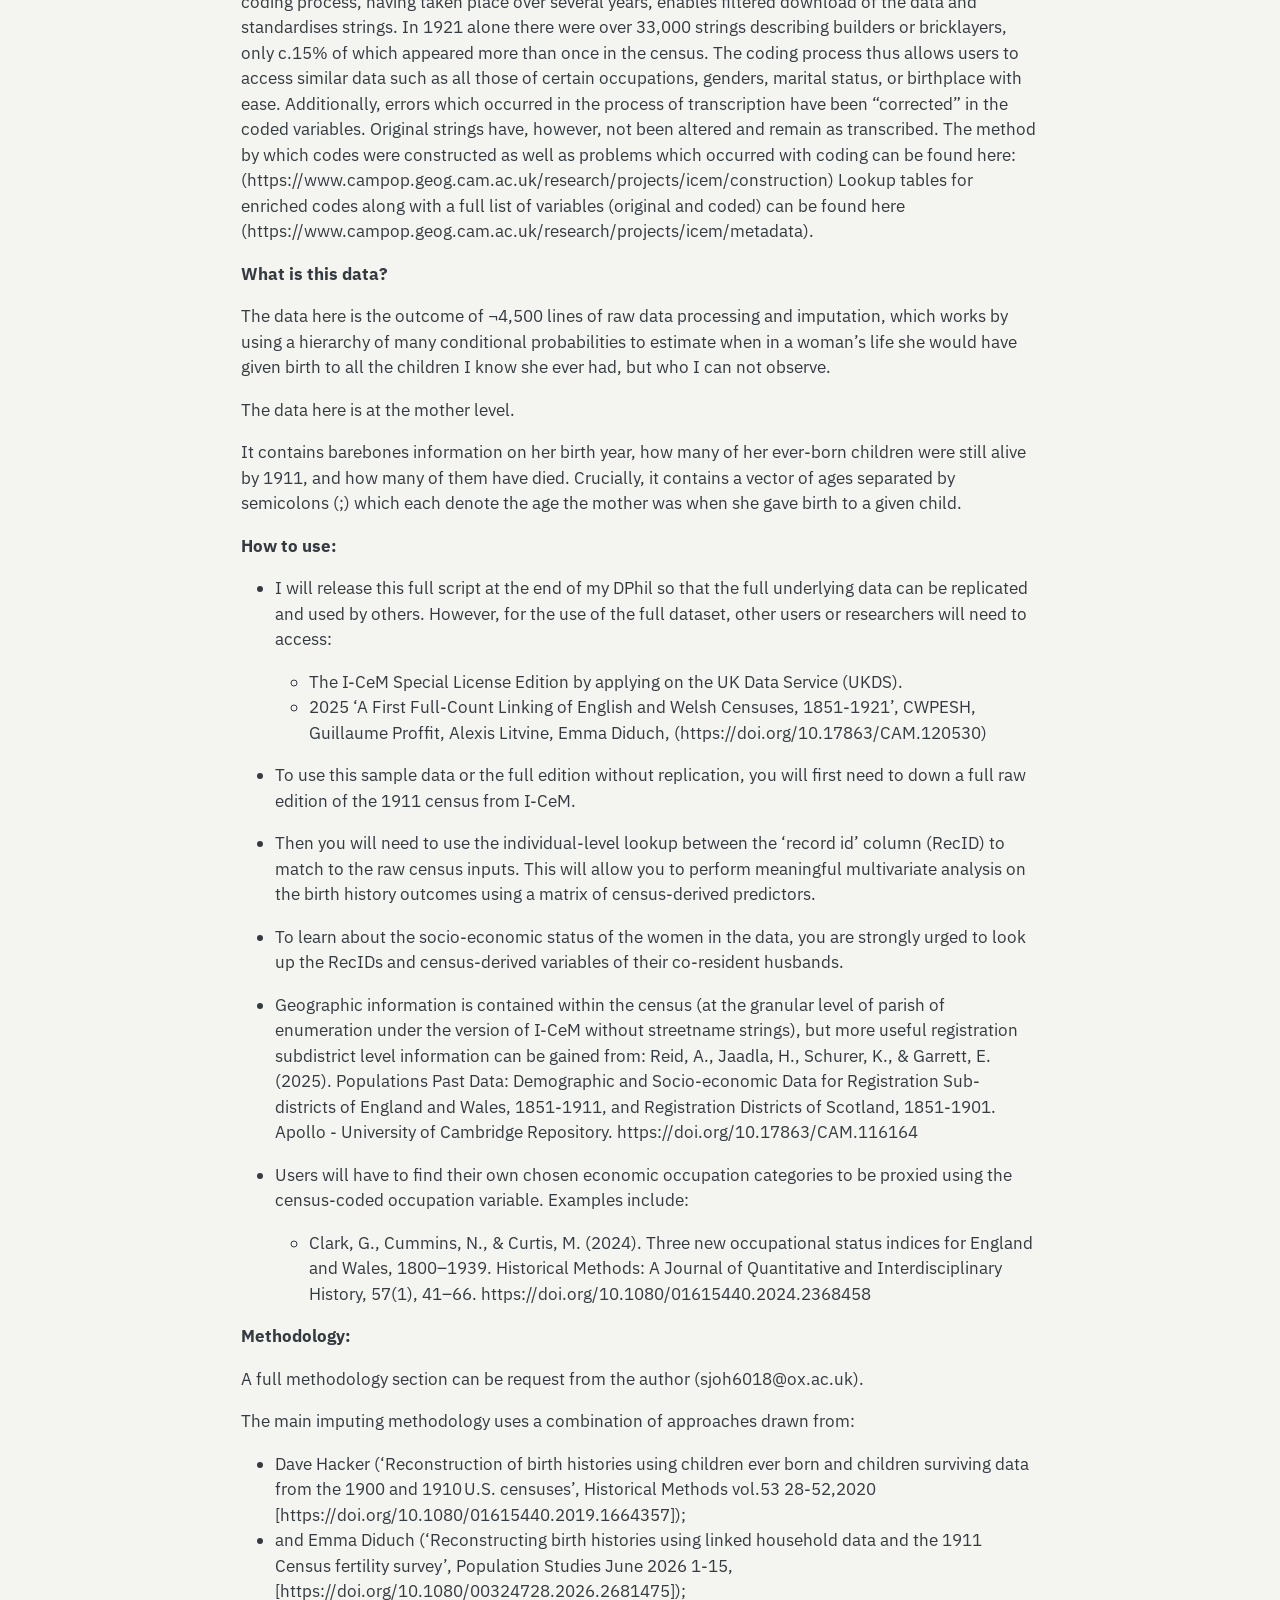
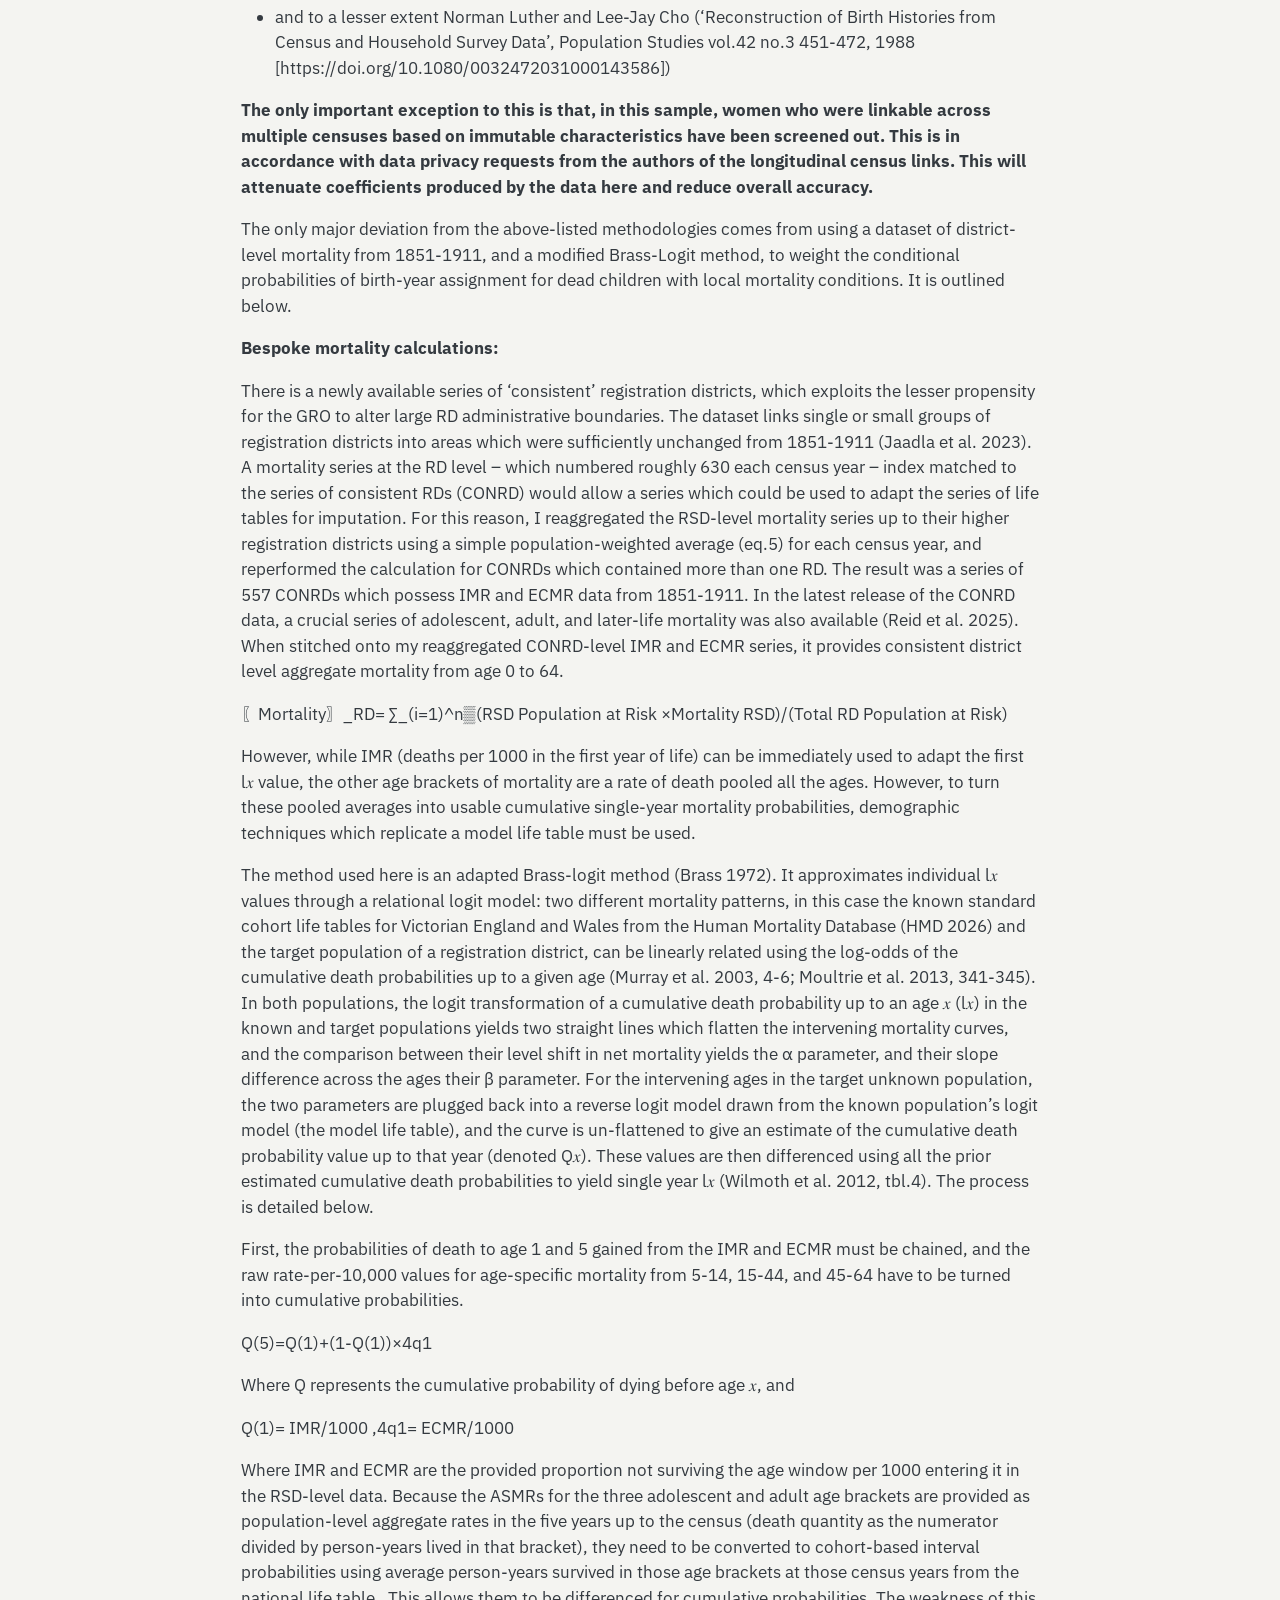
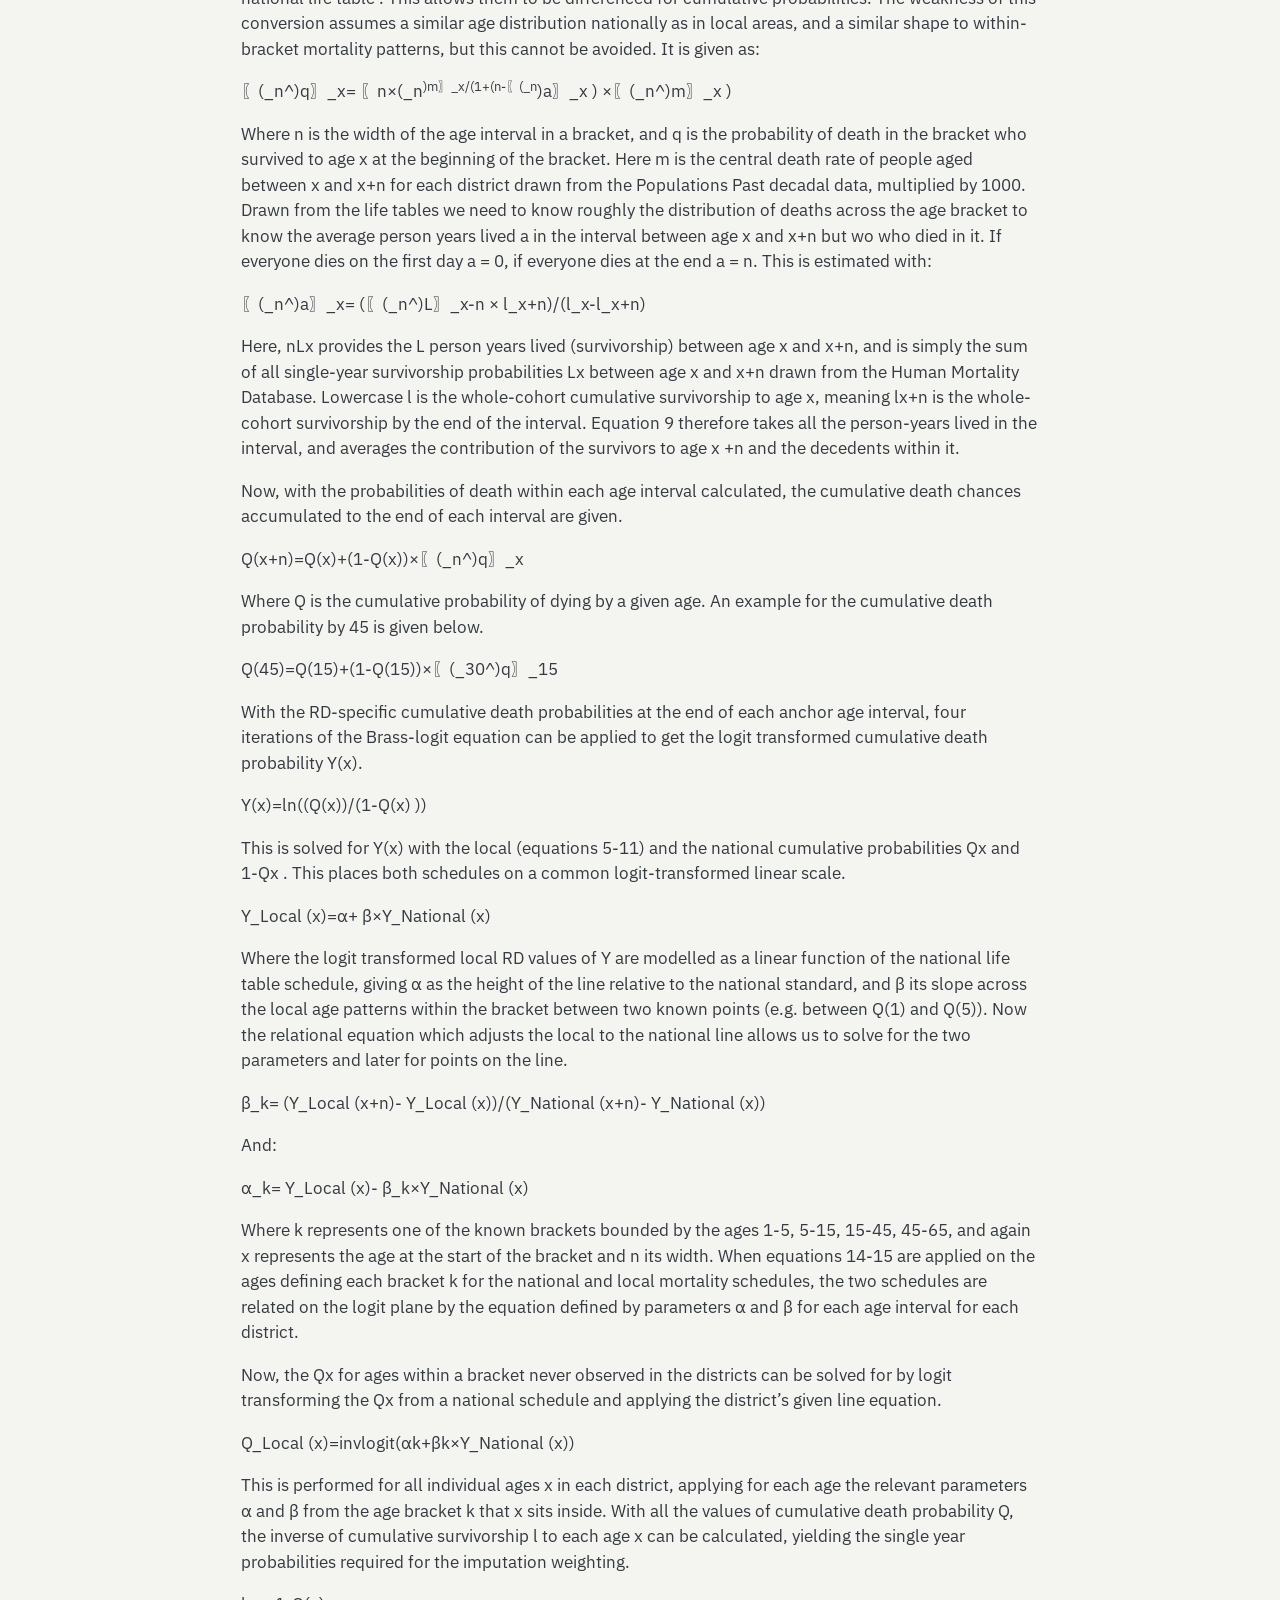
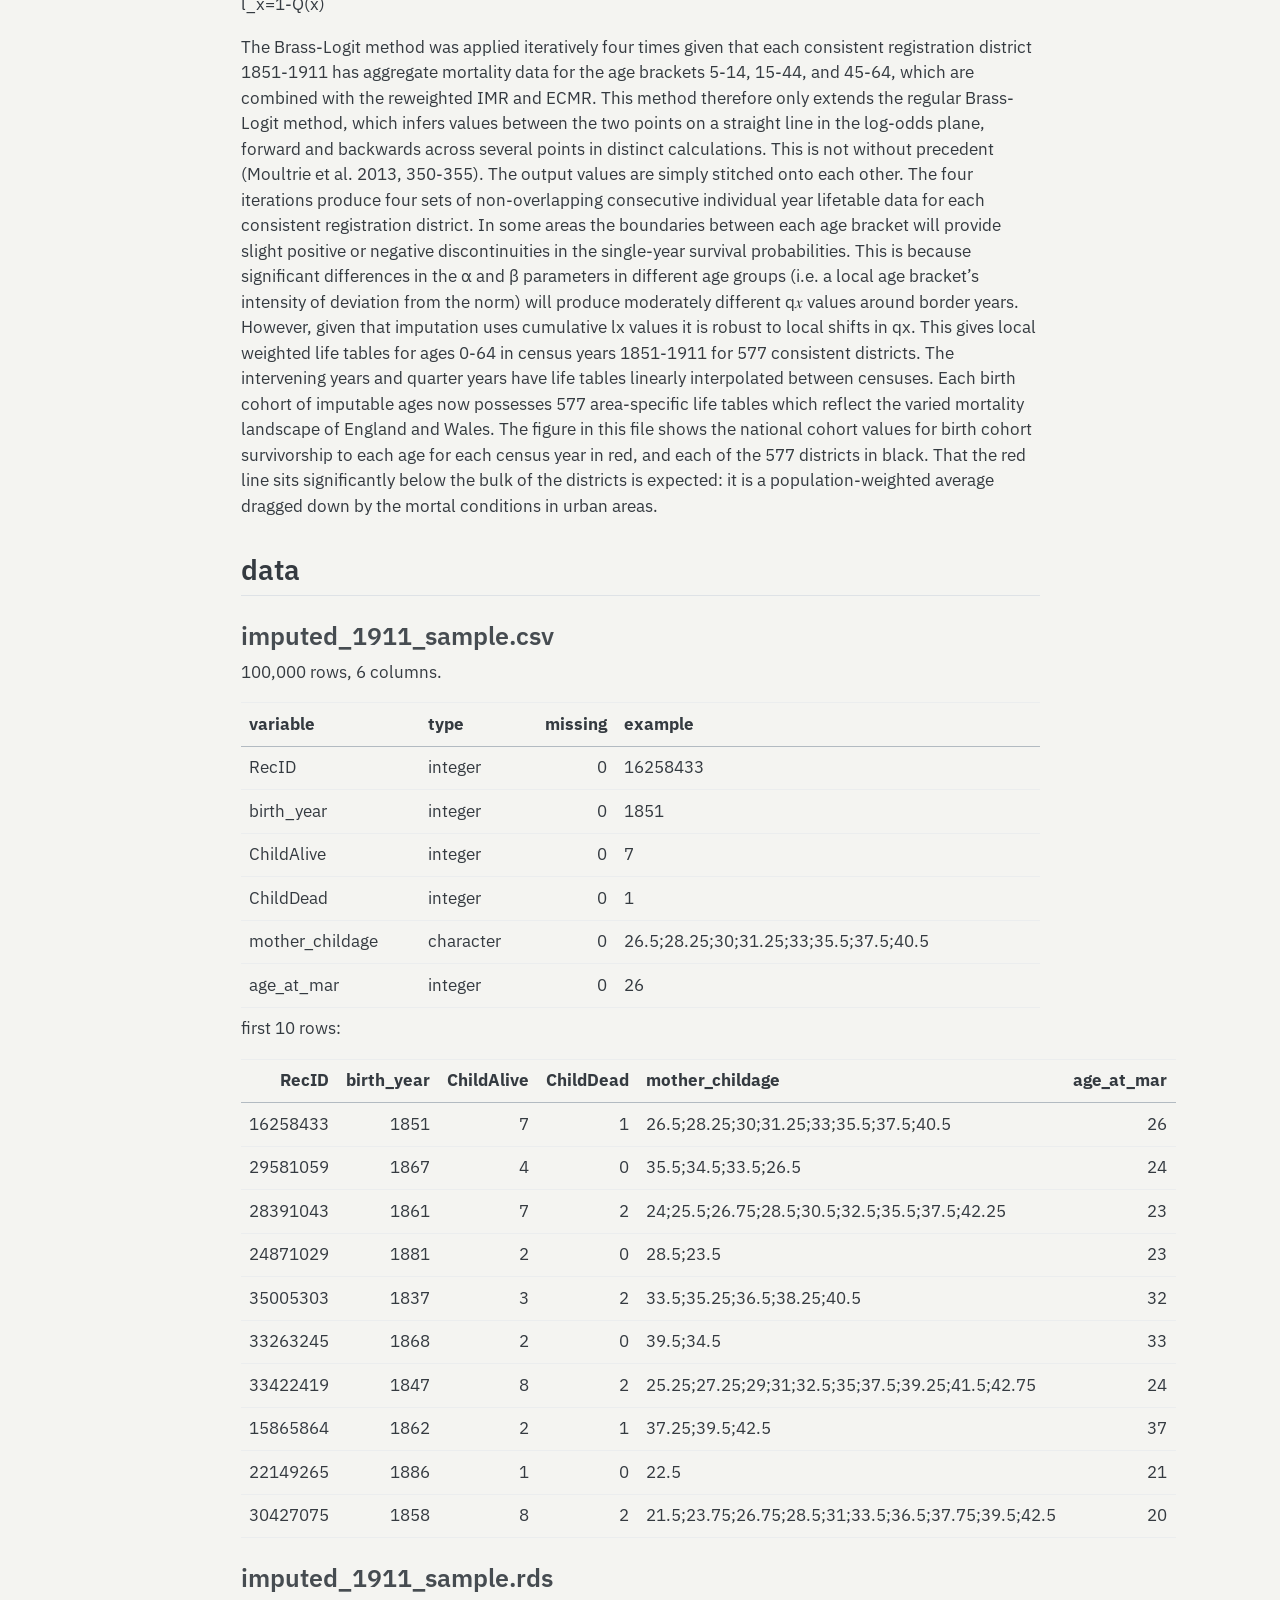
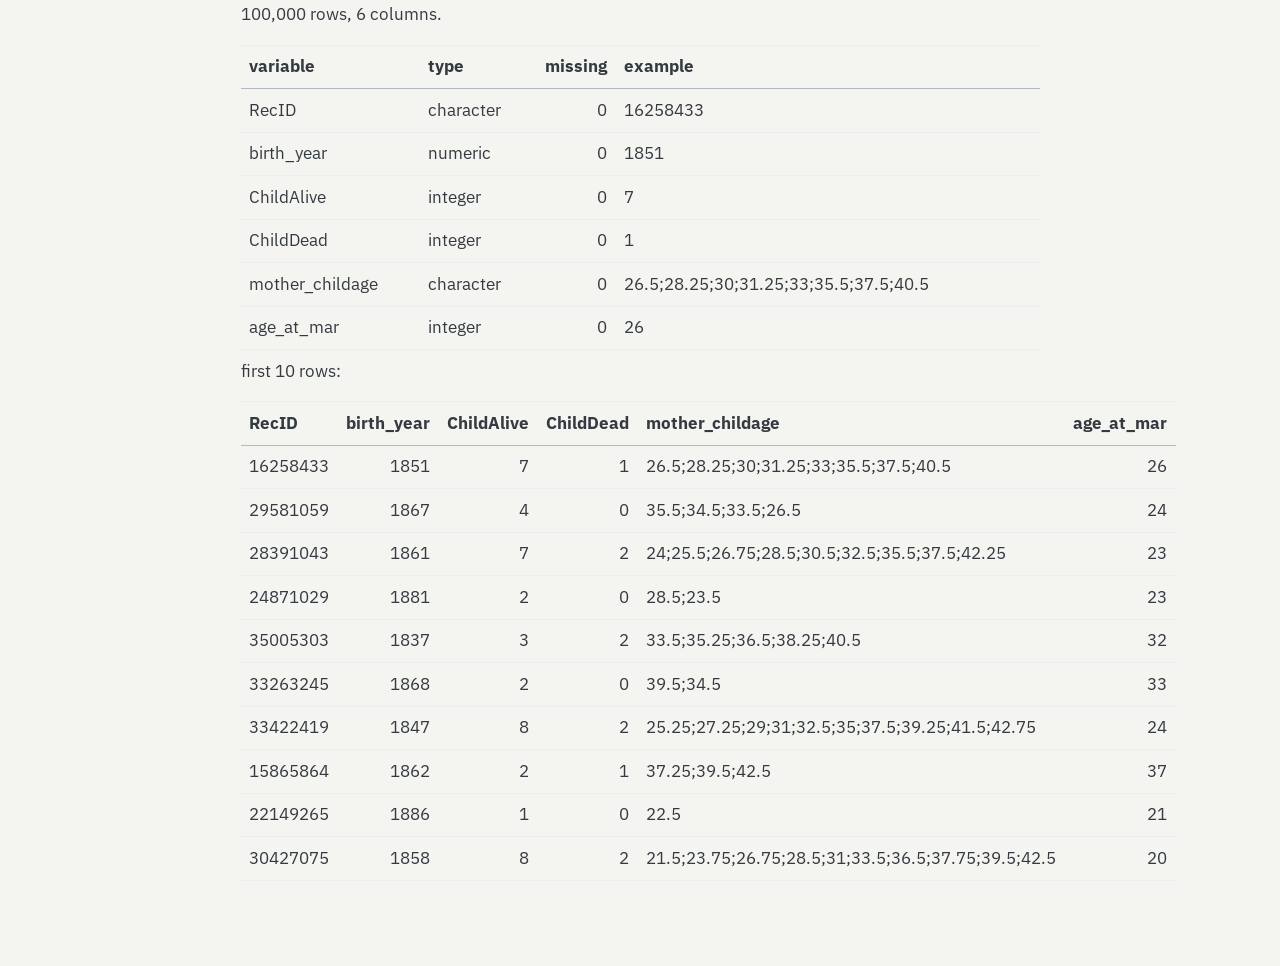
<file: docs/research/datasets/imputing-sample/index.html>
<!DOCTYPE html>
<html xmlns="http://www.w3.org/1999/xhtml" lang="en" xml:lang="en"><head>

<meta charset="utf-8">
<meta name="generator" content="quarto-1.5.57">

<meta name="viewport" content="width=device-width, initial-scale=1.0, user-scalable=yes">

<meta name="dcterms.date" content="2026-10-13">

<title>imputed 1911 birth histories (100,000-woman sample) – jacob rose</title>
<style>
code{white-space: pre-wrap;}
span.smallcaps{font-variant: small-caps;}
div.columns{display: flex; gap: min(4vw, 1.5em);}
div.column{flex: auto; overflow-x: auto;}
div.hanging-indent{margin-left: 1.5em; text-indent: -1.5em;}
ul.task-list{list-style: none;}
ul.task-list li input[type="checkbox"] {
  width: 0.8em;
  margin: 0 0.8em 0.2em -1em; /* quarto-specific, see https://github.com/quarto-dev/quarto-cli/issues/4556 */ 
  vertical-align: middle;
}
</style>


<script src="../../../site_libs/quarto-nav/quarto-nav.js"></script>
<script src="../../../site_libs/quarto-nav/headroom.min.js"></script>
<script src="../../../site_libs/clipboard/clipboard.min.js"></script>
<script src="../../../site_libs/quarto-search/autocomplete.umd.js"></script>
<script src="../../../site_libs/quarto-search/fuse.min.js"></script>
<script src="../../../site_libs/quarto-search/quarto-search.js"></script>
<meta name="quarto:offset" content="../../../">
<script src="../../../site_libs/quarto-html/quarto.js"></script>
<script src="../../../site_libs/quarto-html/popper.min.js"></script>
<script src="../../../site_libs/quarto-html/tippy.umd.min.js"></script>
<script src="../../../site_libs/quarto-html/anchor.min.js"></script>
<link href="../../../site_libs/quarto-html/tippy.css" rel="stylesheet">
<link href="../../../site_libs/quarto-html/quarto-syntax-highlighting.css" rel="stylesheet" class="quarto-color-scheme" id="quarto-text-highlighting-styles">
<link href="../../../site_libs/quarto-html/quarto-syntax-highlighting-dark.css" rel="prefetch" class="quarto-color-scheme quarto-color-alternate" id="quarto-text-highlighting-styles">
<script src="../../../site_libs/bootstrap/bootstrap.min.js"></script>
<link href="../../../site_libs/bootstrap/bootstrap-icons.css" rel="stylesheet">
<link href="../../../site_libs/bootstrap/bootstrap.min.css" rel="stylesheet" class="quarto-color-scheme" id="quarto-bootstrap" data-mode="light">
<link href="../../../site_libs/bootstrap/bootstrap-dark.min.css" rel="prefetch" class="quarto-color-scheme quarto-color-alternate" id="quarto-bootstrap" data-mode="dark">
<script src="../../../site_libs/quarto-contrib/glightbox/glightbox.min.js"></script>
<link href="../../../site_libs/quarto-contrib/glightbox/glightbox.min.css" rel="stylesheet">
<link href="../../../site_libs/quarto-contrib/glightbox/lightbox.css" rel="stylesheet">
<script id="quarto-search-options" type="application/json">{
  "location": "navbar",
  "copy-button": false,
  "collapse-after": 3,
  "panel-placement": "end",
  "type": "overlay",
  "limit": 50,
  "keyboard-shortcut": [
    "f",
    "/",
    "s"
  ],
  "show-item-context": false,
  "language": {
    "search-no-results-text": "No results",
    "search-matching-documents-text": "matching documents",
    "search-copy-link-title": "Copy link to search",
    "search-hide-matches-text": "Hide additional matches",
    "search-more-match-text": "more match in this document",
    "search-more-matches-text": "more matches in this document",
    "search-clear-button-title": "Clear",
    "search-text-placeholder": "",
    "search-detached-cancel-button-title": "Cancel",
    "search-submit-button-title": "Submit",
    "search-label": "Search"
  }
}</script>


<link rel="stylesheet" href="../../../styles.css">
</head>

<body class="nav-fixed fullcontent">

<div id="quarto-search-results"></div>
  <header id="quarto-header" class="headroom fixed-top">
    <nav class="navbar navbar-expand-lg " data-bs-theme="dark">
      <div class="navbar-container container-fluid">
      <div class="navbar-brand-container mx-auto">
    <a class="navbar-brand" href="../../../index.html">
    <span class="navbar-title">jacob rose</span>
    </a>
  </div>
            <div id="quarto-search" class="" title="Search"></div>
          <button class="navbar-toggler" type="button" data-bs-toggle="collapse" data-bs-target="#navbarCollapse" aria-controls="navbarCollapse" role="menu" aria-expanded="false" aria-label="Toggle navigation" onclick="if (window.quartoToggleHeadroom) { window.quartoToggleHeadroom(); }">
  <span class="navbar-toggler-icon"></span>
</button>
          <div class="collapse navbar-collapse" id="navbarCollapse">
            <ul class="navbar-nav navbar-nav-scroll me-auto">
  <li class="nav-item">
    <a class="nav-link" href="../../../index.html"> 
<span class="menu-text">home</span></a>
  </li>  
  <li class="nav-item dropdown ">
    <a class="nav-link dropdown-toggle" href="#" id="nav-menu-research" role="link" data-bs-toggle="dropdown" aria-expanded="false">
 <span class="menu-text">research</span>
    </a>
    <ul class="dropdown-menu" aria-labelledby="nav-menu-research">    
        <li>
    <a class="dropdown-item" href="../../../research/index.html">
 <span class="dropdown-text">overview</span></a>
  </li>  
        <li>
    <a class="dropdown-item" href="../../../research/gallery.html">
 <span class="dropdown-text">gallery</span></a>
  </li>  
    </ul>
  </li>
  <li class="nav-item dropdown ">
    <a class="nav-link dropdown-toggle" href="#" id="nav-menu-mountains" role="link" data-bs-toggle="dropdown" aria-expanded="false">
 <span class="menu-text">mountains</span>
    </a>
    <ul class="dropdown-menu" aria-labelledby="nav-menu-mountains">    
        <li>
    <a class="dropdown-item" href="../../../mountains/index.html">
 <span class="dropdown-text">overview</span></a>
  </li>  
        <li>
    <a class="dropdown-item" href="../../../mountains/gallery.html">
 <span class="dropdown-text">gallery</span></a>
  </li>  
    </ul>
  </li>
  <li class="nav-item">
    <a class="nav-link" href="../../../gallery/index.html"> 
<span class="menu-text">gallery</span></a>
  </li>  
  <li class="nav-item">
    <a class="nav-link" href="../../../cv.html"> 
<span class="menu-text">CV</span></a>
  </li>  
</ul>
          </div> <!-- /navcollapse -->
            <div class="quarto-navbar-tools">
  <a href="" class="quarto-color-scheme-toggle quarto-navigation-tool  px-1" onclick="window.quartoToggleColorScheme(); return false;" title="Toggle dark mode"><i class="bi"></i></a>
</div>
      </div> <!-- /container-fluid -->
    </nav>
</header>
<!-- content -->
<div id="quarto-content" class="quarto-container page-columns page-rows-contents page-layout-article page-navbar">
<!-- sidebar -->
<!-- margin-sidebar -->
    
<!-- main -->
<main class="content" id="quarto-document-content">

<header id="title-block-header" class="quarto-title-block default">
<div class="quarto-title">
<h1 class="title">imputed 1911 birth histories (100,000-woman sample)</h1>
</div>



<div class="quarto-title-meta">

    
    <div>
    <div class="quarto-title-meta-heading">Published</div>
    <div class="quarto-title-meta-contents">
      <p class="date">October 13, 2026</p>
    </div>
  </div>
  
    
  </div>
  


</header>


<p>This is a sample of a set of full birth histories for 3.4 million married women in England and Wales in 1911. This means that the data records the age the woman was when she gave birth to all of her children, and can be used for a range of demographic analyses. The data here is the outcome of ~4,500 lines of raw data processing and imputation code, which works by using a hierarchy of many iterative conditional probabilities. These estimate when in a woman’s life she would have given birth to children that were once born to her but are now unobservable, either due to death or depature from the home.</p>
<section id="download" class="level2">
<h2 class="anchored" data-anchor-id="download">download</h2>
<ul>
<li><a href="imputed_1911_sample.csv">imputed_1911_sample.csv</a> (4.0 MB)</li>
<li><a href="imputed_1911_sample.rds">imputed_1911_sample.rds</a> (1.4 MB)</li>
<li><a href="README.txt">readme</a></li>
</ul>
<p><a href="mortality_picture.png" class="lightbox" data-gallery="quarto-lightbox-gallery-1"><img src="mortality_picture.png" class="img-fluid" style="width:100.0%"></a></p>
</section>
<section id="readme" class="level2">
<h2 class="anchored" data-anchor-id="readme">readme</h2>
<p><strong>Name</strong>: 100,000 sample of imputed birth histories from 1911 English and Welsh Census</p>
<p><strong>Source</strong>: Schurer, K., Higgs, E., FINDMYPAST LIMITED (2024). Integrated Census Microdata (I-CeM), 1851-1911. [data collection]. UK Data Service. SN: 7481, DOI: https://doi.org/10.5255/UKDA-SN-7481-3.</p>
<p><strong>Provenance of underlying census data:</strong> I-CeM is an enriched database of over 210 million individual standardised historical census records for Great Britain for the period 1851 to 1921, detailing characteristics for all individuals resident at the following censuses:</p>
<p>England and Wales: census of 1851, 1861, 1881, 1891, 1901, 1911, and 1921.</p>
<p>Scotland: census of 1851, 1861, 1871, 1881, 1891, 1901, and 1921.</p>
<p>Metadata and documentation for the integrated dataset of most of the censuses of Great Britain for the period 1851 to 1921: England and Wales for 1851-1861, 1881-1921 and Scotland for 1851-1901 is available at Integrated Census Microdata (I-CeM), 1851-1911. Metadata and documentation for the England and Wales 1921 data is available at Integrated Census Microdata (I-CeM), England and Wales, 1921.</p>
<p>I-CeM contains both original “strings” of transcribed data and coded data related to those strings. This coding process, having taken place over several years, enables filtered download of the data and standardises strings. In 1921 alone there were over 33,000 strings describing builders or bricklayers, only c.15% of which appeared more than once in the census. The coding process thus allows users to access similar data such as all those of certain occupations, genders, marital status, or birthplace with ease. Additionally, errors which occurred in the process of transcription have been “corrected” in the coded variables. Original strings have, however, not been altered and remain as transcribed. The method by which codes were constructed as well as problems which occurred with coding can be found here: (https://www.campop.geog.cam.ac.uk/research/projects/icem/construction) Lookup tables for enriched codes along with a full list of variables (original and coded) can be found here (https://www.campop.geog.cam.ac.uk/research/projects/icem/metadata).</p>
<p><strong>What is this data?</strong></p>
<p>The data here is the outcome of ¬4,500 lines of raw data processing and imputation, which works by using a hierarchy of many conditional probabilities to estimate when in a woman’s life she would have given birth to all the children I know she ever had, but who I can not observe.</p>
<p>The data here is at the mother level.</p>
<p>It contains barebones information on her birth year, how many of her ever-born children were still alive by 1911, and how many of them have died. Crucially, it contains a vector of ages separated by semicolons (;) which each denote the age the mother was when she gave birth to a given child.</p>
<p><strong>How to use:</strong></p>
<ul>
<li><p>I will release this full script at the end of my DPhil so that the full underlying data can be replicated and used by others. However, for the use of the full dataset, other users or researchers will need to access:</p>
<ul>
<li>The I-CeM Special License Edition by applying on the UK Data Service (UKDS).</li>
<li>2025 ‘A First Full-Count Linking of English and Welsh Censuses, 1851-1921’, CWPESH, Guillaume Proffit, Alexis Litvine, Emma Diduch, (https://doi.org/10.17863/CAM.120530)</li>
</ul></li>
<li><p>To use this sample data or the full edition without replication, you will first need to down a full raw edition of the 1911 census from I-CeM.</p></li>
<li><p>Then you will need to use the individual-level lookup between the ‘record id’ column (RecID) to match to the raw census inputs. This will allow you to perform meaningful multivariate analysis on the birth history outcomes using a matrix of census-derived predictors.</p></li>
<li><p>To learn about the socio-economic status of the women in the data, you are strongly urged to look up the RecIDs and census-derived variables of their co-resident husbands.</p></li>
<li><p>Geographic information is contained within the census (at the granular level of parish of enumeration under the version of I-CeM without streetname strings), but more useful registration subdistrict level information can be gained from: Reid, A., Jaadla, H., Schurer, K., &amp; Garrett, E. (2025). Populations Past Data: Demographic and Socio-economic Data for Registration Sub-districts of England and Wales, 1851-1911, and Registration Districts of Scotland, 1851-1901. Apollo - University of Cambridge Repository. https://doi.org/10.17863/CAM.116164</p></li>
<li><p>Users will have to find their own chosen economic occupation categories to be proxied using the census-coded occupation variable. Examples include:</p>
<ul>
<li>Clark, G., Cummins, N., &amp; Curtis, M. (2024). Three new occupational status indices for England and Wales, 1800–1939. Historical Methods: A Journal of Quantitative and Interdisciplinary History, 57(1), 41–66. https://doi.org/10.1080/01615440.2024.2368458</li>
</ul></li>
</ul>
<p><strong>Methodology:</strong></p>
<p>A full methodology section can be request from the author (sjoh6018@ox.ac.uk).</p>
<p>The main imputing methodology uses a combination of approaches drawn from:</p>
<ul>
<li>Dave Hacker (‘Reconstruction of birth histories using children ever born and children surviving data from the 1900 and 1910 U.S. censuses’, Historical Methods vol.53 28-52,2020 [https://doi.org/10.1080/01615440.2019.1664357]);</li>
<li>and Emma Diduch (‘Reconstructing birth histories using linked household data and the 1911 Census fertility survey’, Population Studies June 2026 1-15, [https://doi.org/10.1080/00324728.2026.2681475]);</li>
<li>and to a lesser extent Norman Luther and Lee-Jay Cho (‘Reconstruction of Birth Histories from Census and Household Survey Data’, Population Studies vol.42 no.3 451-472, 1988 [https://doi.org/10.1080/0032472031000143586])</li>
</ul>
<p><strong>The only important exception to this is that, in this sample, women who were linkable across multiple censuses based on immutable characteristics have been screened out. This is in accordance with data privacy requests from the authors of the longitudinal census links. This will attenuate coefficients produced by the data here and reduce overall accuracy.</strong></p>
<p>The only major deviation from the above-listed methodologies comes from using a dataset of district-level mortality from 1851-1911, and a modified Brass-Logit method, to weight the conditional probabilities of birth-year assignment for dead children with local mortality conditions. It is outlined below.</p>
<p><strong>Bespoke mortality calculations:</strong></p>
<p>There is a newly available series of ‘consistent’ registration districts, which exploits the lesser propensity for the GRO to alter large RD administrative boundaries. The dataset links single or small groups of registration districts into areas which were sufficiently unchanged from 1851-1911 (Jaadla et al.&nbsp;2023). A mortality series at the RD level – which numbered roughly 630 each census year – index matched to the series of consistent RDs (CONRD) would allow a series which could be used to adapt the series of life tables for imputation. For this reason, I reaggregated the RSD-level mortality series up to their higher registration districts using a simple population-weighted average (eq.5) for each census year, and reperformed the calculation for CONRDs which contained more than one RD. The result was a series of 557 CONRDs which possess IMR and ECMR data from 1851-1911. In the latest release of the CONRD data, a crucial series of adolescent, adult, and later-life mortality was also available (Reid et al.&nbsp;2025). When stitched onto my reaggregated CONRD-level IMR and ECMR series, it provides consistent district level aggregate mortality from age 0 to 64.</p>
<p>〖Mortality〗_RD= ∑_(i=1)^n▒(RSD Population at Risk ×Mortality RSD)/(Total RD Population at Risk)</p>
<p>However, while IMR (deaths per 1000 in the first year of life) can be immediately used to adapt the first l𝑥 value, the other age brackets of mortality are a rate of death pooled all the ages. However, to turn these pooled averages into usable cumulative single-year mortality probabilities, demographic techniques which replicate a model life table must be used.</p>
<p>The method used here is an adapted Brass-logit method (Brass 1972). It approximates individual l𝑥 values through a relational logit model: two different mortality patterns, in this case the known standard cohort life tables for Victorian England and Wales from the Human Mortality Database (HMD 2026) and the target population of a registration district, can be linearly related using the log-odds of the cumulative death probabilities up to a given age (Murray et al.&nbsp;2003, 4-6; Moultrie et al.&nbsp;2013, 341-345). In both populations, the logit transformation of a cumulative death probability up to an age 𝑥 (l𝑥) in the known and target populations yields two straight lines which flatten the intervening mortality curves, and the comparison between their level shift in net mortality yields the α parameter, and their slope difference across the ages their β parameter. For the intervening ages in the target unknown population, the two parameters are plugged back into a reverse logit model drawn from the known population’s logit model (the model life table), and the curve is un-flattened to give an estimate of the cumulative death probability value up to that year (denoted Q𝑥). These values are then differenced using all the prior estimated cumulative death probabilities to yield single year l𝑥 (Wilmoth et al.&nbsp;2012, tbl.4). The process is detailed below.</p>
<p>First, the probabilities of death to age 1 and 5 gained from the IMR and ECMR must be chained, and the raw rate-per-10,000 values for age-specific mortality from 5-14, 15-44, and 45-64 have to be turned into cumulative probabilities.</p>
<p>Q(5)=Q(1)+(1-Q(1))×4q1</p>
<p>Where Q represents the cumulative probability of dying before age 𝑥, and</p>
<p>Q(1)= IMR/1000 ,4q1= ECMR/1000</p>
<p>Where IMR and ECMR are the provided proportion not surviving the age window per 1000 entering it in the RSD-level data. Because the ASMRs for the three adolescent and adult age brackets are provided as population-level aggregate rates in the five years up to the census (death quantity as the numerator divided by person-years lived in that bracket), they need to be converted to cohort-based interval probabilities using average person-years survived in those age brackets at those census years from the national life table . This allows them to be differenced for cumulative probabilities. The weakness of this conversion assumes a similar age distribution nationally as in local areas, and a similar shape to within-bracket mortality patterns, but this cannot be avoided. It is given as:</p>
<p>〖(_n^)q〗_x= 〖n×(_n<sup>)m〗_x/(1+(n-〖(_n</sup>)a〗_x ) ×〖(_n^)m〗_x )</p>
<p>Where n is the width of the age interval in a bracket, and q is the probability of death in the bracket who survived to age x at the beginning of the bracket. Here m is the central death rate of people aged between x and x+n for each district drawn from the Populations Past decadal data, multiplied by 1000. Drawn from the life tables we need to know roughly the distribution of deaths across the age bracket to know the average person years lived a in the interval between age x and x+n but wo who died in it. If everyone dies on the first day a = 0, if everyone dies at the end a = n.&nbsp;This is estimated with:</p>
<p>〖(_n^)a〗_x= (〖(_n^)L〗_x-n × l_x+n)/(l_x-l_x+n)</p>
<p>Here, nLx provides the L person years lived (survivorship) between age x and x+n, and is simply the sum of all single-year survivorship probabilities Lx between age x and x+n drawn from the Human Mortality Database. Lowercase l is the whole-cohort cumulative survivorship to age x, meaning lx+n is the whole-cohort survivorship by the end of the interval. Equation 9 therefore takes all the person-years lived in the interval, and averages the contribution of the survivors to age x +n and the decedents within it.</p>
<p>Now, with the probabilities of death within each age interval calculated, the cumulative death chances accumulated to the end of each interval are given.</p>
<p>Q(x+n)=Q(x)+(1-Q(x))×〖(_n^)q〗_x</p>
<p>Where Q is the cumulative probability of dying by a given age. An example for the cumulative death probability by 45 is given below.</p>
<p>Q(45)=Q(15)+(1-Q(15))×〖(_30^)q〗_15</p>
<p>With the RD-specific cumulative death probabilities at the end of each anchor age interval, four iterations of the Brass-logit equation can be applied to get the logit transformed cumulative death probability Y(x).</p>
<p>Y(x)=ln⁡((Q(x))/(1-Q(x) ))</p>
<p>This is solved for Y(x) with the local (equations 5-11) and the national cumulative probabilities Qx and 1-Qx . This places both schedules on a common logit-transformed linear scale.</p>
<p>Y_Local (x)=α+ β×Y_National (x)</p>
<p>Where the logit transformed local RD values of Y are modelled as a linear function of the national life table schedule, giving α as the height of the line relative to the national standard, and β its slope across the local age patterns within the bracket between two known points (e.g.&nbsp;between Q(1) and Q(5)). Now the relational equation which adjusts the local to the national line allows us to solve for the two parameters and later for points on the line.</p>
<p>β_k= (Y_Local (x+n)- Y_Local (x))/(Y_National (x+n)- Y_National (x))</p>
<p>And:</p>
<p>α_k= Y_Local (x)- β_k×Y_National (x)</p>
<p>Where k represents one of the known brackets bounded by the ages 1-5, 5-15, 15-45, 45-65, and again x represents the age at the start of the bracket and n its width. When equations 14-15 are applied on the ages defining each bracket k for the national and local mortality schedules, the two schedules are related on the logit plane by the equation defined by parameters α and β for each age interval for each district.</p>
<p>Now, the Qx for ages within a bracket never observed in the districts can be solved for by logit transforming the Qx from a national schedule and applying the district’s given line equation.</p>
<p>Q_Local (x)=invlogit(αk+βk×Y_National (x))</p>
<p>This is performed for all individual ages x in each district, applying for each age the relevant parameters α and β from the age bracket k that x sits inside. With all the values of cumulative death probability Q, the inverse of cumulative survivorship l to each age x can be calculated, yielding the single year probabilities required for the imputation weighting.</p>
<p>l_x=1-Q(x)</p>
<p>The Brass-Logit method was applied iteratively four times given that each consistent registration district 1851-1911 has aggregate mortality data for the age brackets 5-14, 15-44, and 45-64, which are combined with the reweighted IMR and ECMR. This method therefore only extends the regular Brass-Logit method, which infers values between the two points on a straight line in the log-odds plane, forward and backwards across several points in distinct calculations. This is not without precedent (Moultrie et al.&nbsp;2013, 350-355). The output values are simply stitched onto each other. The four iterations produce four sets of non-overlapping consecutive individual year lifetable data for each consistent registration district. In some areas the boundaries between each age bracket will provide slight positive or negative discontinuities in the single-year survival probabilities. This is because significant differences in the α and β parameters in different age groups (i.e.&nbsp;a local age bracket’s intensity of deviation from the norm) will produce moderately different q𝑥 values around border years. However, given that imputation uses cumulative lx values it is robust to local shifts in qx. This gives local weighted life tables for ages 0-64 in census years 1851-1911 for 577 consistent districts. The intervening years and quarter years have life tables linearly interpolated between censuses. Each birth cohort of imputable ages now possesses 577 area-specific life tables which reflect the varied mortality landscape of England and Wales. The figure in this file shows the national cohort values for birth cohort survivorship to each age for each census year in red, and each of the 577 districts in black. That the red line sits significantly below the bulk of the districts is expected: it is a population-weighted average dragged down by the mortal conditions in urban areas.</p>
</section>
<section id="data" class="level2">
<h2 class="anchored" data-anchor-id="data">data</h2>
<section id="imputed_1911_sample.csv" class="level3">
<h3 class="anchored" data-anchor-id="imputed_1911_sample.csv">imputed_1911_sample.csv</h3>
<p>100,000 rows, 6 columns.</p>
<table class="caption-top table">
<colgroup>
<col style="width: 22%">
<col style="width: 13%">
<col style="width: 11%">
<col style="width: 52%">
</colgroup>
<thead>
<tr class="header">
<th style="text-align: left;">variable</th>
<th style="text-align: left;">type</th>
<th style="text-align: right;">missing</th>
<th style="text-align: left;">example</th>
</tr>
</thead>
<tbody>
<tr class="odd">
<td style="text-align: left;">RecID</td>
<td style="text-align: left;">integer</td>
<td style="text-align: right;">0</td>
<td style="text-align: left;">16258433</td>
</tr>
<tr class="even">
<td style="text-align: left;">birth_year</td>
<td style="text-align: left;">integer</td>
<td style="text-align: right;">0</td>
<td style="text-align: left;">1851</td>
</tr>
<tr class="odd">
<td style="text-align: left;">ChildAlive</td>
<td style="text-align: left;">integer</td>
<td style="text-align: right;">0</td>
<td style="text-align: left;">7</td>
</tr>
<tr class="even">
<td style="text-align: left;">ChildDead</td>
<td style="text-align: left;">integer</td>
<td style="text-align: right;">0</td>
<td style="text-align: left;">1</td>
</tr>
<tr class="odd">
<td style="text-align: left;">mother_childage</td>
<td style="text-align: left;">character</td>
<td style="text-align: right;">0</td>
<td style="text-align: left;">26.5;28.25;30;31.25;33;35.5;37.5;40.5</td>
</tr>
<tr class="even">
<td style="text-align: left;">age_at_mar</td>
<td style="text-align: left;">integer</td>
<td style="text-align: right;">0</td>
<td style="text-align: left;">26</td>
</tr>
</tbody>
</table>
<p>first 10 rows:</p>
<table class="caption-top table">
<colgroup>
<col style="width: 8%">
<col style="width: 10%">
<col style="width: 10%">
<col style="width: 9%">
<col style="width: 49%">
<col style="width: 10%">
</colgroup>
<thead>
<tr class="header">
<th style="text-align: right;">RecID</th>
<th style="text-align: right;">birth_year</th>
<th style="text-align: right;">ChildAlive</th>
<th style="text-align: right;">ChildDead</th>
<th style="text-align: left;">mother_childage</th>
<th style="text-align: right;">age_at_mar</th>
</tr>
</thead>
<tbody>
<tr class="odd">
<td style="text-align: right;">16258433</td>
<td style="text-align: right;">1851</td>
<td style="text-align: right;">7</td>
<td style="text-align: right;">1</td>
<td style="text-align: left;">26.5;28.25;30;31.25;33;35.5;37.5;40.5</td>
<td style="text-align: right;">26</td>
</tr>
<tr class="even">
<td style="text-align: right;">29581059</td>
<td style="text-align: right;">1867</td>
<td style="text-align: right;">4</td>
<td style="text-align: right;">0</td>
<td style="text-align: left;">35.5;34.5;33.5;26.5</td>
<td style="text-align: right;">24</td>
</tr>
<tr class="odd">
<td style="text-align: right;">28391043</td>
<td style="text-align: right;">1861</td>
<td style="text-align: right;">7</td>
<td style="text-align: right;">2</td>
<td style="text-align: left;">24;25.5;26.75;28.5;30.5;32.5;35.5;37.5;42.25</td>
<td style="text-align: right;">23</td>
</tr>
<tr class="even">
<td style="text-align: right;">24871029</td>
<td style="text-align: right;">1881</td>
<td style="text-align: right;">2</td>
<td style="text-align: right;">0</td>
<td style="text-align: left;">28.5;23.5</td>
<td style="text-align: right;">23</td>
</tr>
<tr class="odd">
<td style="text-align: right;">35005303</td>
<td style="text-align: right;">1837</td>
<td style="text-align: right;">3</td>
<td style="text-align: right;">2</td>
<td style="text-align: left;">33.5;35.25;36.5;38.25;40.5</td>
<td style="text-align: right;">32</td>
</tr>
<tr class="even">
<td style="text-align: right;">33263245</td>
<td style="text-align: right;">1868</td>
<td style="text-align: right;">2</td>
<td style="text-align: right;">0</td>
<td style="text-align: left;">39.5;34.5</td>
<td style="text-align: right;">33</td>
</tr>
<tr class="odd">
<td style="text-align: right;">33422419</td>
<td style="text-align: right;">1847</td>
<td style="text-align: right;">8</td>
<td style="text-align: right;">2</td>
<td style="text-align: left;">25.25;27.25;29;31;32.5;35;37.5;39.25;41.5;42.75</td>
<td style="text-align: right;">24</td>
</tr>
<tr class="even">
<td style="text-align: right;">15865864</td>
<td style="text-align: right;">1862</td>
<td style="text-align: right;">2</td>
<td style="text-align: right;">1</td>
<td style="text-align: left;">37.25;39.5;42.5</td>
<td style="text-align: right;">37</td>
</tr>
<tr class="odd">
<td style="text-align: right;">22149265</td>
<td style="text-align: right;">1886</td>
<td style="text-align: right;">1</td>
<td style="text-align: right;">0</td>
<td style="text-align: left;">22.5</td>
<td style="text-align: right;">21</td>
</tr>
<tr class="even">
<td style="text-align: right;">30427075</td>
<td style="text-align: right;">1858</td>
<td style="text-align: right;">8</td>
<td style="text-align: right;">2</td>
<td style="text-align: left;">21.5;23.75;26.75;28.5;31;33.5;36.5;37.75;39.5;42.5</td>
<td style="text-align: right;">20</td>
</tr>
</tbody>
</table>
</section>
<section id="imputed_1911_sample.rds" class="level3">
<h3 class="anchored" data-anchor-id="imputed_1911_sample.rds">imputed_1911_sample.rds</h3>
<p>100,000 rows, 6 columns.</p>
<table class="caption-top table">
<colgroup>
<col style="width: 22%">
<col style="width: 13%">
<col style="width: 11%">
<col style="width: 52%">
</colgroup>
<thead>
<tr class="header">
<th style="text-align: left;">variable</th>
<th style="text-align: left;">type</th>
<th style="text-align: right;">missing</th>
<th style="text-align: left;">example</th>
</tr>
</thead>
<tbody>
<tr class="odd">
<td style="text-align: left;">RecID</td>
<td style="text-align: left;">character</td>
<td style="text-align: right;">0</td>
<td style="text-align: left;">16258433</td>
</tr>
<tr class="even">
<td style="text-align: left;">birth_year</td>
<td style="text-align: left;">numeric</td>
<td style="text-align: right;">0</td>
<td style="text-align: left;">1851</td>
</tr>
<tr class="odd">
<td style="text-align: left;">ChildAlive</td>
<td style="text-align: left;">integer</td>
<td style="text-align: right;">0</td>
<td style="text-align: left;">7</td>
</tr>
<tr class="even">
<td style="text-align: left;">ChildDead</td>
<td style="text-align: left;">integer</td>
<td style="text-align: right;">0</td>
<td style="text-align: left;">1</td>
</tr>
<tr class="odd">
<td style="text-align: left;">mother_childage</td>
<td style="text-align: left;">character</td>
<td style="text-align: right;">0</td>
<td style="text-align: left;">26.5;28.25;30;31.25;33;35.5;37.5;40.5</td>
</tr>
<tr class="even">
<td style="text-align: left;">age_at_mar</td>
<td style="text-align: left;">integer</td>
<td style="text-align: right;">0</td>
<td style="text-align: left;">26</td>
</tr>
</tbody>
</table>
<p>first 10 rows:</p>
<table class="caption-top table">
<colgroup>
<col style="width: 8%">
<col style="width: 10%">
<col style="width: 10%">
<col style="width: 9%">
<col style="width: 49%">
<col style="width: 10%">
</colgroup>
<thead>
<tr class="header">
<th style="text-align: left;">RecID</th>
<th style="text-align: right;">birth_year</th>
<th style="text-align: right;">ChildAlive</th>
<th style="text-align: right;">ChildDead</th>
<th style="text-align: left;">mother_childage</th>
<th style="text-align: right;">age_at_mar</th>
</tr>
</thead>
<tbody>
<tr class="odd">
<td style="text-align: left;">16258433</td>
<td style="text-align: right;">1851</td>
<td style="text-align: right;">7</td>
<td style="text-align: right;">1</td>
<td style="text-align: left;">26.5;28.25;30;31.25;33;35.5;37.5;40.5</td>
<td style="text-align: right;">26</td>
</tr>
<tr class="even">
<td style="text-align: left;">29581059</td>
<td style="text-align: right;">1867</td>
<td style="text-align: right;">4</td>
<td style="text-align: right;">0</td>
<td style="text-align: left;">35.5;34.5;33.5;26.5</td>
<td style="text-align: right;">24</td>
</tr>
<tr class="odd">
<td style="text-align: left;">28391043</td>
<td style="text-align: right;">1861</td>
<td style="text-align: right;">7</td>
<td style="text-align: right;">2</td>
<td style="text-align: left;">24;25.5;26.75;28.5;30.5;32.5;35.5;37.5;42.25</td>
<td style="text-align: right;">23</td>
</tr>
<tr class="even">
<td style="text-align: left;">24871029</td>
<td style="text-align: right;">1881</td>
<td style="text-align: right;">2</td>
<td style="text-align: right;">0</td>
<td style="text-align: left;">28.5;23.5</td>
<td style="text-align: right;">23</td>
</tr>
<tr class="odd">
<td style="text-align: left;">35005303</td>
<td style="text-align: right;">1837</td>
<td style="text-align: right;">3</td>
<td style="text-align: right;">2</td>
<td style="text-align: left;">33.5;35.25;36.5;38.25;40.5</td>
<td style="text-align: right;">32</td>
</tr>
<tr class="even">
<td style="text-align: left;">33263245</td>
<td style="text-align: right;">1868</td>
<td style="text-align: right;">2</td>
<td style="text-align: right;">0</td>
<td style="text-align: left;">39.5;34.5</td>
<td style="text-align: right;">33</td>
</tr>
<tr class="odd">
<td style="text-align: left;">33422419</td>
<td style="text-align: right;">1847</td>
<td style="text-align: right;">8</td>
<td style="text-align: right;">2</td>
<td style="text-align: left;">25.25;27.25;29;31;32.5;35;37.5;39.25;41.5;42.75</td>
<td style="text-align: right;">24</td>
</tr>
<tr class="even">
<td style="text-align: left;">15865864</td>
<td style="text-align: right;">1862</td>
<td style="text-align: right;">2</td>
<td style="text-align: right;">1</td>
<td style="text-align: left;">37.25;39.5;42.5</td>
<td style="text-align: right;">37</td>
</tr>
<tr class="odd">
<td style="text-align: left;">22149265</td>
<td style="text-align: right;">1886</td>
<td style="text-align: right;">1</td>
<td style="text-align: right;">0</td>
<td style="text-align: left;">22.5</td>
<td style="text-align: right;">21</td>
</tr>
<tr class="even">
<td style="text-align: left;">30427075</td>
<td style="text-align: right;">1858</td>
<td style="text-align: right;">8</td>
<td style="text-align: right;">2</td>
<td style="text-align: left;">21.5;23.75;26.75;28.5;31;33.5;36.5;37.75;39.5;42.5</td>
<td style="text-align: right;">20</td>
</tr>
</tbody>
</table>


</section>
</section>

</main> <!-- /main -->
<script id="quarto-html-after-body" type="application/javascript">
window.document.addEventListener("DOMContentLoaded", function (event) {
  const toggleBodyColorMode = (bsSheetEl) => {
    const mode = bsSheetEl.getAttribute("data-mode");
    const bodyEl = window.document.querySelector("body");
    if (mode === "dark") {
      bodyEl.classList.add("quarto-dark");
      bodyEl.classList.remove("quarto-light");
    } else {
      bodyEl.classList.add("quarto-light");
      bodyEl.classList.remove("quarto-dark");
    }
  }
  const toggleBodyColorPrimary = () => {
    const bsSheetEl = window.document.querySelector("link#quarto-bootstrap");
    if (bsSheetEl) {
      toggleBodyColorMode(bsSheetEl);
    }
  }
  toggleBodyColorPrimary();  
  const disableStylesheet = (stylesheets) => {
    for (let i=0; i < stylesheets.length; i++) {
      const stylesheet = stylesheets[i];
      stylesheet.rel = 'prefetch';
    }
  }
  const enableStylesheet = (stylesheets) => {
    for (let i=0; i < stylesheets.length; i++) {
      const stylesheet = stylesheets[i];
      stylesheet.rel = 'stylesheet';
    }
  }
  const manageTransitions = (selector, allowTransitions) => {
    const els = window.document.querySelectorAll(selector);
    for (let i=0; i < els.length; i++) {
      const el = els[i];
      if (allowTransitions) {
        el.classList.remove('notransition');
      } else {
        el.classList.add('notransition');
      }
    }
  }
  const toggleGiscusIfUsed = (isAlternate, darkModeDefault) => {
    const baseTheme = document.querySelector('#giscus-base-theme')?.value ?? 'light';
    const alternateTheme = document.querySelector('#giscus-alt-theme')?.value ?? 'dark';
    let newTheme = '';
    if(darkModeDefault) {
      newTheme = isAlternate ? baseTheme : alternateTheme;
    } else {
      newTheme = isAlternate ? alternateTheme : baseTheme;
    }
    const changeGiscusTheme = () => {
      // From: https://github.com/giscus/giscus/issues/336
      const sendMessage = (message) => {
        const iframe = document.querySelector('iframe.giscus-frame');
        if (!iframe) return;
        iframe.contentWindow.postMessage({ giscus: message }, 'https://giscus.app');
      }
      sendMessage({
        setConfig: {
          theme: newTheme
        }
      });
    }
    const isGiscussLoaded = window.document.querySelector('iframe.giscus-frame') !== null;
    if (isGiscussLoaded) {
      changeGiscusTheme();
    }
  }
  const toggleColorMode = (alternate) => {
    // Switch the stylesheets
    const alternateStylesheets = window.document.querySelectorAll('link.quarto-color-scheme.quarto-color-alternate');
    manageTransitions('#quarto-margin-sidebar .nav-link', false);
    if (alternate) {
      enableStylesheet(alternateStylesheets);
      for (const sheetNode of alternateStylesheets) {
        if (sheetNode.id === "quarto-bootstrap") {
          toggleBodyColorMode(sheetNode);
        }
      }
    } else {
      disableStylesheet(alternateStylesheets);
      toggleBodyColorPrimary();
    }
    manageTransitions('#quarto-margin-sidebar .nav-link', true);
    // Switch the toggles
    const toggles = window.document.querySelectorAll('.quarto-color-scheme-toggle');
    for (let i=0; i < toggles.length; i++) {
      const toggle = toggles[i];
      if (toggle) {
        if (alternate) {
          toggle.classList.add("alternate");     
        } else {
          toggle.classList.remove("alternate");
        }
      }
    }
    // Hack to workaround the fact that safari doesn't
    // properly recolor the scrollbar when toggling (#1455)
    if (navigator.userAgent.indexOf('Safari') > 0 && navigator.userAgent.indexOf('Chrome') == -1) {
      manageTransitions("body", false);
      window.scrollTo(0, 1);
      setTimeout(() => {
        window.scrollTo(0, 0);
        manageTransitions("body", true);
      }, 40);  
    }
  }
  const isFileUrl = () => { 
    return window.location.protocol === 'file:';
  }
  const hasAlternateSentinel = () => {  
    let styleSentinel = getColorSchemeSentinel();
    if (styleSentinel !== null) {
      return styleSentinel === "alternate";
    } else {
      return false;
    }
  }
  const setStyleSentinel = (alternate) => {
    const value = alternate ? "alternate" : "default";
    if (!isFileUrl()) {
      window.localStorage.setItem("quarto-color-scheme", value);
    } else {
      localAlternateSentinel = value;
    }
  }
  const getColorSchemeSentinel = () => {
    if (!isFileUrl()) {
      const storageValue = window.localStorage.getItem("quarto-color-scheme");
      return storageValue != null ? storageValue : localAlternateSentinel;
    } else {
      return localAlternateSentinel;
    }
  }
  const darkModeDefault = false;
  let localAlternateSentinel = darkModeDefault ? 'alternate' : 'default';
  // Dark / light mode switch
  window.quartoToggleColorScheme = () => {
    // Read the current dark / light value 
    let toAlternate = !hasAlternateSentinel();
    toggleColorMode(toAlternate);
    setStyleSentinel(toAlternate);
    toggleGiscusIfUsed(toAlternate, darkModeDefault);
  };
  // Ensure there is a toggle, if there isn't float one in the top right
  if (window.document.querySelector('.quarto-color-scheme-toggle') === null) {
    const a = window.document.createElement('a');
    a.classList.add('top-right');
    a.classList.add('quarto-color-scheme-toggle');
    a.href = "";
    a.onclick = function() { try { window.quartoToggleColorScheme(); } catch {} return false; };
    const i = window.document.createElement("i");
    i.classList.add('bi');
    a.appendChild(i);
    window.document.body.appendChild(a);
  }
  // Switch to dark mode if need be
  if (hasAlternateSentinel()) {
    toggleColorMode(true);
  } else {
    toggleColorMode(false);
  }
  const icon = "";
  const anchorJS = new window.AnchorJS();
  anchorJS.options = {
    placement: 'right',
    icon: icon
  };
  anchorJS.add('.anchored');
  const isCodeAnnotation = (el) => {
    for (const clz of el.classList) {
      if (clz.startsWith('code-annotation-')) {                     
        return true;
      }
    }
    return false;
  }
  const onCopySuccess = function(e) {
    // button target
    const button = e.trigger;
    // don't keep focus
    button.blur();
    // flash "checked"
    button.classList.add('code-copy-button-checked');
    var currentTitle = button.getAttribute("title");
    button.setAttribute("title", "Copied!");
    let tooltip;
    if (window.bootstrap) {
      button.setAttribute("data-bs-toggle", "tooltip");
      button.setAttribute("data-bs-placement", "left");
      button.setAttribute("data-bs-title", "Copied!");
      tooltip = new bootstrap.Tooltip(button, 
        { trigger: "manual", 
          customClass: "code-copy-button-tooltip",
          offset: [0, -8]});
      tooltip.show();    
    }
    setTimeout(function() {
      if (tooltip) {
        tooltip.hide();
        button.removeAttribute("data-bs-title");
        button.removeAttribute("data-bs-toggle");
        button.removeAttribute("data-bs-placement");
      }
      button.setAttribute("title", currentTitle);
      button.classList.remove('code-copy-button-checked');
    }, 1000);
    // clear code selection
    e.clearSelection();
  }
  const getTextToCopy = function(trigger) {
      const codeEl = trigger.previousElementSibling.cloneNode(true);
      for (const childEl of codeEl.children) {
        if (isCodeAnnotation(childEl)) {
          childEl.remove();
        }
      }
      return codeEl.innerText;
  }
  const clipboard = new window.ClipboardJS('.code-copy-button:not([data-in-quarto-modal])', {
    text: getTextToCopy
  });
  clipboard.on('success', onCopySuccess);
  if (window.document.getElementById('quarto-embedded-source-code-modal')) {
    // For code content inside modals, clipBoardJS needs to be initialized with a container option
    // TODO: Check when it could be a function (https://github.com/zenorocha/clipboard.js/issues/860)
    const clipboardModal = new window.ClipboardJS('.code-copy-button[data-in-quarto-modal]', {
      text: getTextToCopy,
      container: window.document.getElementById('quarto-embedded-source-code-modal')
    });
    clipboardModal.on('success', onCopySuccess);
  }
    var localhostRegex = new RegExp(/^(?:http|https):\/\/localhost\:?[0-9]*\//);
    var mailtoRegex = new RegExp(/^mailto:/);
      var filterRegex = new RegExp("https:\/\/jmor6018\.github\.io\/jacob-site\/");
    var isInternal = (href) => {
        return filterRegex.test(href) || localhostRegex.test(href) || mailtoRegex.test(href);
    }
    // Inspect non-navigation links and adorn them if external
 	var links = window.document.querySelectorAll('a[href]:not(.nav-link):not(.navbar-brand):not(.toc-action):not(.sidebar-link):not(.sidebar-item-toggle):not(.pagination-link):not(.no-external):not([aria-hidden]):not(.dropdown-item):not(.quarto-navigation-tool):not(.about-link)');
    for (var i=0; i<links.length; i++) {
      const link = links[i];
      if (!isInternal(link.href)) {
        // undo the damage that might have been done by quarto-nav.js in the case of
        // links that we want to consider external
        if (link.dataset.originalHref !== undefined) {
          link.href = link.dataset.originalHref;
        }
      }
    }
  function tippyHover(el, contentFn, onTriggerFn, onUntriggerFn) {
    const config = {
      allowHTML: true,
      maxWidth: 500,
      delay: 100,
      arrow: false,
      appendTo: function(el) {
          return el.parentElement;
      },
      interactive: true,
      interactiveBorder: 10,
      theme: 'quarto',
      placement: 'bottom-start',
    };
    if (contentFn) {
      config.content = contentFn;
    }
    if (onTriggerFn) {
      config.onTrigger = onTriggerFn;
    }
    if (onUntriggerFn) {
      config.onUntrigger = onUntriggerFn;
    }
    window.tippy(el, config); 
  }
  const noterefs = window.document.querySelectorAll('a[role="doc-noteref"]');
  for (var i=0; i<noterefs.length; i++) {
    const ref = noterefs[i];
    tippyHover(ref, function() {
      // use id or data attribute instead here
      let href = ref.getAttribute('data-footnote-href') || ref.getAttribute('href');
      try { href = new URL(href).hash; } catch {}
      const id = href.replace(/^#\/?/, "");
      const note = window.document.getElementById(id);
      if (note) {
        return note.innerHTML;
      } else {
        return "";
      }
    });
  }
  const xrefs = window.document.querySelectorAll('a.quarto-xref');
  const processXRef = (id, note) => {
    // Strip column container classes
    const stripColumnClz = (el) => {
      el.classList.remove("page-full", "page-columns");
      if (el.children) {
        for (const child of el.children) {
          stripColumnClz(child);
        }
      }
    }
    stripColumnClz(note)
    if (id === null || id.startsWith('sec-')) {
      // Special case sections, only their first couple elements
      const container = document.createElement("div");
      if (note.children && note.children.length > 2) {
        container.appendChild(note.children[0].cloneNode(true));
        for (let i = 1; i < note.children.length; i++) {
          const child = note.children[i];
          if (child.tagName === "P" && child.innerText === "") {
            continue;
          } else {
            container.appendChild(child.cloneNode(true));
            break;
          }
        }
        if (window.Quarto?.typesetMath) {
          window.Quarto.typesetMath(container);
        }
        return container.innerHTML
      } else {
        if (window.Quarto?.typesetMath) {
          window.Quarto.typesetMath(note);
        }
        return note.innerHTML;
      }
    } else {
      // Remove any anchor links if they are present
      const anchorLink = note.querySelector('a.anchorjs-link');
      if (anchorLink) {
        anchorLink.remove();
      }
      if (window.Quarto?.typesetMath) {
        window.Quarto.typesetMath(note);
      }
      // TODO in 1.5, we should make sure this works without a callout special case
      if (note.classList.contains("callout")) {
        return note.outerHTML;
      } else {
        return note.innerHTML;
      }
    }
  }
  for (var i=0; i<xrefs.length; i++) {
    const xref = xrefs[i];
    tippyHover(xref, undefined, function(instance) {
      instance.disable();
      let url = xref.getAttribute('href');
      let hash = undefined; 
      if (url.startsWith('#')) {
        hash = url;
      } else {
        try { hash = new URL(url).hash; } catch {}
      }
      if (hash) {
        const id = hash.replace(/^#\/?/, "");
        const note = window.document.getElementById(id);
        if (note !== null) {
          try {
            const html = processXRef(id, note.cloneNode(true));
            instance.setContent(html);
          } finally {
            instance.enable();
            instance.show();
          }
        } else {
          // See if we can fetch this
          fetch(url.split('#')[0])
          .then(res => res.text())
          .then(html => {
            const parser = new DOMParser();
            const htmlDoc = parser.parseFromString(html, "text/html");
            const note = htmlDoc.getElementById(id);
            if (note !== null) {
              const html = processXRef(id, note);
              instance.setContent(html);
            } 
          }).finally(() => {
            instance.enable();
            instance.show();
          });
        }
      } else {
        // See if we can fetch a full url (with no hash to target)
        // This is a special case and we should probably do some content thinning / targeting
        fetch(url)
        .then(res => res.text())
        .then(html => {
          const parser = new DOMParser();
          const htmlDoc = parser.parseFromString(html, "text/html");
          const note = htmlDoc.querySelector('main.content');
          if (note !== null) {
            // This should only happen for chapter cross references
            // (since there is no id in the URL)
            // remove the first header
            if (note.children.length > 0 && note.children[0].tagName === "HEADER") {
              note.children[0].remove();
            }
            const html = processXRef(null, note);
            instance.setContent(html);
          } 
        }).finally(() => {
          instance.enable();
          instance.show();
        });
      }
    }, function(instance) {
    });
  }
      let selectedAnnoteEl;
      const selectorForAnnotation = ( cell, annotation) => {
        let cellAttr = 'data-code-cell="' + cell + '"';
        let lineAttr = 'data-code-annotation="' +  annotation + '"';
        const selector = 'span[' + cellAttr + '][' + lineAttr + ']';
        return selector;
      }
      const selectCodeLines = (annoteEl) => {
        const doc = window.document;
        const targetCell = annoteEl.getAttribute("data-target-cell");
        const targetAnnotation = annoteEl.getAttribute("data-target-annotation");
        const annoteSpan = window.document.querySelector(selectorForAnnotation(targetCell, targetAnnotation));
        const lines = annoteSpan.getAttribute("data-code-lines").split(",");
        const lineIds = lines.map((line) => {
          return targetCell + "-" + line;
        })
        let top = null;
        let height = null;
        let parent = null;
        if (lineIds.length > 0) {
            //compute the position of the single el (top and bottom and make a div)
            const el = window.document.getElementById(lineIds[0]);
            top = el.offsetTop;
            height = el.offsetHeight;
            parent = el.parentElement.parentElement;
          if (lineIds.length > 1) {
            const lastEl = window.document.getElementById(lineIds[lineIds.length - 1]);
            const bottom = lastEl.offsetTop + lastEl.offsetHeight;
            height = bottom - top;
          }
          if (top !== null && height !== null && parent !== null) {
            // cook up a div (if necessary) and position it 
            let div = window.document.getElementById("code-annotation-line-highlight");
            if (div === null) {
              div = window.document.createElement("div");
              div.setAttribute("id", "code-annotation-line-highlight");
              div.style.position = 'absolute';
              parent.appendChild(div);
            }
            div.style.top = top - 2 + "px";
            div.style.height = height + 4 + "px";
            div.style.left = 0;
            let gutterDiv = window.document.getElementById("code-annotation-line-highlight-gutter");
            if (gutterDiv === null) {
              gutterDiv = window.document.createElement("div");
              gutterDiv.setAttribute("id", "code-annotation-line-highlight-gutter");
              gutterDiv.style.position = 'absolute';
              const codeCell = window.document.getElementById(targetCell);
              const gutter = codeCell.querySelector('.code-annotation-gutter');
              gutter.appendChild(gutterDiv);
            }
            gutterDiv.style.top = top - 2 + "px";
            gutterDiv.style.height = height + 4 + "px";
          }
          selectedAnnoteEl = annoteEl;
        }
      };
      const unselectCodeLines = () => {
        const elementsIds = ["code-annotation-line-highlight", "code-annotation-line-highlight-gutter"];
        elementsIds.forEach((elId) => {
          const div = window.document.getElementById(elId);
          if (div) {
            div.remove();
          }
        });
        selectedAnnoteEl = undefined;
      };
        // Handle positioning of the toggle
    window.addEventListener(
      "resize",
      throttle(() => {
        elRect = undefined;
        if (selectedAnnoteEl) {
          selectCodeLines(selectedAnnoteEl);
        }
      }, 10)
    );
    function throttle(fn, ms) {
    let throttle = false;
    let timer;
      return (...args) => {
        if(!throttle) { // first call gets through
            fn.apply(this, args);
            throttle = true;
        } else { // all the others get throttled
            if(timer) clearTimeout(timer); // cancel #2
            timer = setTimeout(() => {
              fn.apply(this, args);
              timer = throttle = false;
            }, ms);
        }
      };
    }
      // Attach click handler to the DT
      const annoteDls = window.document.querySelectorAll('dt[data-target-cell]');
      for (const annoteDlNode of annoteDls) {
        annoteDlNode.addEventListener('click', (event) => {
          const clickedEl = event.target;
          if (clickedEl !== selectedAnnoteEl) {
            unselectCodeLines();
            const activeEl = window.document.querySelector('dt[data-target-cell].code-annotation-active');
            if (activeEl) {
              activeEl.classList.remove('code-annotation-active');
            }
            selectCodeLines(clickedEl);
            clickedEl.classList.add('code-annotation-active');
          } else {
            // Unselect the line
            unselectCodeLines();
            clickedEl.classList.remove('code-annotation-active');
          }
        });
      }
  const findCites = (el) => {
    const parentEl = el.parentElement;
    if (parentEl) {
      const cites = parentEl.dataset.cites;
      if (cites) {
        return {
          el,
          cites: cites.split(' ')
        };
      } else {
        return findCites(el.parentElement)
      }
    } else {
      return undefined;
    }
  };
  var bibliorefs = window.document.querySelectorAll('a[role="doc-biblioref"]');
  for (var i=0; i<bibliorefs.length; i++) {
    const ref = bibliorefs[i];
    const citeInfo = findCites(ref);
    if (citeInfo) {
      tippyHover(citeInfo.el, function() {
        var popup = window.document.createElement('div');
        citeInfo.cites.forEach(function(cite) {
          var citeDiv = window.document.createElement('div');
          citeDiv.classList.add('hanging-indent');
          citeDiv.classList.add('csl-entry');
          var biblioDiv = window.document.getElementById('ref-' + cite);
          if (biblioDiv) {
            citeDiv.innerHTML = biblioDiv.innerHTML;
          }
          popup.appendChild(citeDiv);
        });
        return popup.innerHTML;
      });
    }
  }
});
</script>
</div> <!-- /content -->
<script>var lightboxQuarto = GLightbox({"selector":".lightbox","closeEffect":"zoom","loop":true,"openEffect":"zoom","descPosition":"bottom"});
(function() {
  let previousOnload = window.onload;
  window.onload = () => {
    if (previousOnload) {
      previousOnload();
    }
    lightboxQuarto.on('slide_before_load', (data) => {
      const { slideIndex, slideNode, slideConfig, player, trigger } = data;
      const href = trigger.getAttribute('href');
      if (href !== null) {
        const imgEl = window.document.querySelector(`a[href="${href}"] img`);
        if (imgEl !== null) {
          const srcAttr = imgEl.getAttribute("src");
          if (srcAttr && srcAttr.startsWith("data:")) {
            slideConfig.href = srcAttr;
          }
        }
      } 
    });
  
    lightboxQuarto.on('slide_after_load', (data) => {
      const { slideIndex, slideNode, slideConfig, player, trigger } = data;
      if (window.Quarto?.typesetMath) {
        window.Quarto.typesetMath(slideNode);
      }
    });
  
  };
  
})();
          </script>




</body></html>
</file>
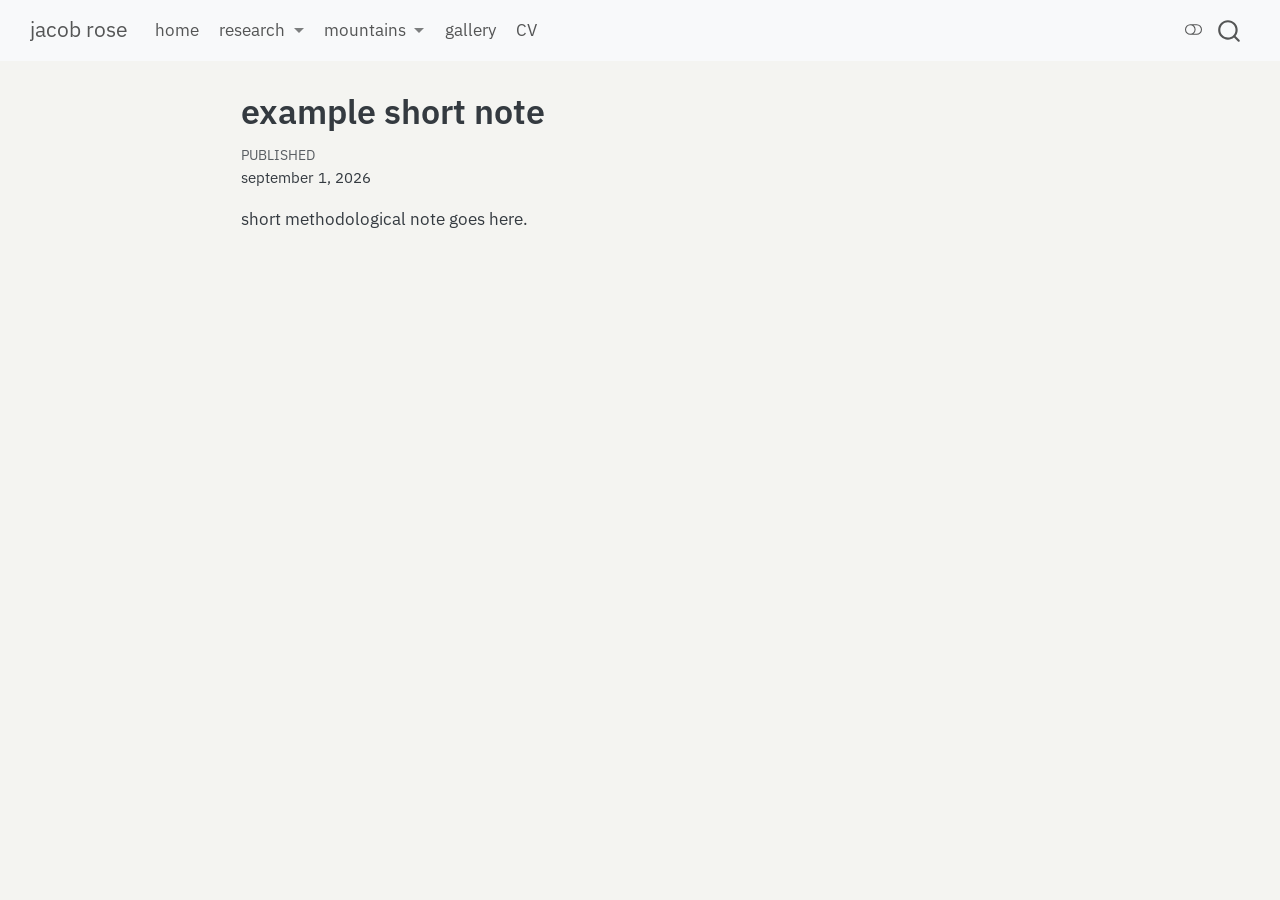
<file: docs/research/notes/2026-example-note/index.html>
<!DOCTYPE html>
<html xmlns="http://www.w3.org/1999/xhtml" lang="en" xml:lang="en"><head>

<meta charset="utf-8">
<meta name="generator" content="quarto-1.5.57">

<meta name="viewport" content="width=device-width, initial-scale=1.0, user-scalable=yes">

<meta name="dcterms.date" content="2026-09-01">

<title>example short note – jacob rose</title>
<style>
code{white-space: pre-wrap;}
span.smallcaps{font-variant: small-caps;}
div.columns{display: flex; gap: min(4vw, 1.5em);}
div.column{flex: auto; overflow-x: auto;}
div.hanging-indent{margin-left: 1.5em; text-indent: -1.5em;}
ul.task-list{list-style: none;}
ul.task-list li input[type="checkbox"] {
  width: 0.8em;
  margin: 0 0.8em 0.2em -1em; /* quarto-specific, see https://github.com/quarto-dev/quarto-cli/issues/4556 */ 
  vertical-align: middle;
}
</style>


<script src="../../../site_libs/quarto-nav/quarto-nav.js"></script>
<script src="../../../site_libs/quarto-nav/headroom.min.js"></script>
<script src="../../../site_libs/clipboard/clipboard.min.js"></script>
<script src="../../../site_libs/quarto-search/autocomplete.umd.js"></script>
<script src="../../../site_libs/quarto-search/fuse.min.js"></script>
<script src="../../../site_libs/quarto-search/quarto-search.js"></script>
<meta name="quarto:offset" content="../../../">
<script src="../../../site_libs/quarto-html/quarto.js"></script>
<script src="../../../site_libs/quarto-html/popper.min.js"></script>
<script src="../../../site_libs/quarto-html/tippy.umd.min.js"></script>
<script src="../../../site_libs/quarto-html/anchor.min.js"></script>
<link href="../../../site_libs/quarto-html/tippy.css" rel="stylesheet">
<link href="../../../site_libs/quarto-html/quarto-syntax-highlighting.css" rel="stylesheet" class="quarto-color-scheme" id="quarto-text-highlighting-styles">
<link href="../../../site_libs/quarto-html/quarto-syntax-highlighting-dark.css" rel="prefetch" class="quarto-color-scheme quarto-color-alternate" id="quarto-text-highlighting-styles">
<script src="../../../site_libs/bootstrap/bootstrap.min.js"></script>
<link href="../../../site_libs/bootstrap/bootstrap-icons.css" rel="stylesheet">
<link href="../../../site_libs/bootstrap/bootstrap.min.css" rel="stylesheet" class="quarto-color-scheme" id="quarto-bootstrap" data-mode="light">
<link href="../../../site_libs/bootstrap/bootstrap-dark.min.css" rel="prefetch" class="quarto-color-scheme quarto-color-alternate" id="quarto-bootstrap" data-mode="dark">
<script id="quarto-search-options" type="application/json">{
  "location": "navbar",
  "copy-button": false,
  "collapse-after": 3,
  "panel-placement": "end",
  "type": "overlay",
  "limit": 50,
  "keyboard-shortcut": [
    "f",
    "/",
    "s"
  ],
  "show-item-context": false,
  "language": {
    "search-no-results-text": "No results",
    "search-matching-documents-text": "matching documents",
    "search-copy-link-title": "Copy link to search",
    "search-hide-matches-text": "Hide additional matches",
    "search-more-match-text": "more match in this document",
    "search-more-matches-text": "more matches in this document",
    "search-clear-button-title": "Clear",
    "search-text-placeholder": "",
    "search-detached-cancel-button-title": "Cancel",
    "search-submit-button-title": "Submit",
    "search-label": "Search"
  }
}</script>


<link rel="stylesheet" href="../../../styles.css">
</head>

<body class="nav-fixed fullcontent">

<div id="quarto-search-results"></div>
  <header id="quarto-header" class="headroom fixed-top">
    <nav class="navbar navbar-expand-lg " data-bs-theme="dark">
      <div class="navbar-container container-fluid">
      <div class="navbar-brand-container mx-auto">
    <a class="navbar-brand" href="../../../index.html">
    <span class="navbar-title">jacob rose</span>
    </a>
  </div>
            <div id="quarto-search" class="" title="Search"></div>
          <button class="navbar-toggler" type="button" data-bs-toggle="collapse" data-bs-target="#navbarCollapse" aria-controls="navbarCollapse" role="menu" aria-expanded="false" aria-label="Toggle navigation" onclick="if (window.quartoToggleHeadroom) { window.quartoToggleHeadroom(); }">
  <span class="navbar-toggler-icon"></span>
</button>
          <div class="collapse navbar-collapse" id="navbarCollapse">
            <ul class="navbar-nav navbar-nav-scroll me-auto">
  <li class="nav-item">
    <a class="nav-link" href="../../../index.html"> 
<span class="menu-text">home</span></a>
  </li>  
  <li class="nav-item dropdown ">
    <a class="nav-link dropdown-toggle" href="#" id="nav-menu-research" role="link" data-bs-toggle="dropdown" aria-expanded="false">
 <span class="menu-text">research</span>
    </a>
    <ul class="dropdown-menu" aria-labelledby="nav-menu-research">    
        <li>
    <a class="dropdown-item" href="../../../research/index.html">
 <span class="dropdown-text">overview</span></a>
  </li>  
        <li>
    <a class="dropdown-item" href="../../../research/gallery.html">
 <span class="dropdown-text">gallery</span></a>
  </li>  
    </ul>
  </li>
  <li class="nav-item dropdown ">
    <a class="nav-link dropdown-toggle" href="#" id="nav-menu-mountains" role="link" data-bs-toggle="dropdown" aria-expanded="false">
 <span class="menu-text">mountains</span>
    </a>
    <ul class="dropdown-menu" aria-labelledby="nav-menu-mountains">    
        <li>
    <a class="dropdown-item" href="../../../mountains/index.html">
 <span class="dropdown-text">overview</span></a>
  </li>  
        <li>
    <a class="dropdown-item" href="../../../mountains/gallery.html">
 <span class="dropdown-text">gallery</span></a>
  </li>  
    </ul>
  </li>
  <li class="nav-item">
    <a class="nav-link" href="../../../gallery/index.html"> 
<span class="menu-text">gallery</span></a>
  </li>  
  <li class="nav-item">
    <a class="nav-link" href="../../../cv.html"> 
<span class="menu-text">CV</span></a>
  </li>  
</ul>
          </div> <!-- /navcollapse -->
            <div class="quarto-navbar-tools">
  <a href="" class="quarto-color-scheme-toggle quarto-navigation-tool  px-1" onclick="window.quartoToggleColorScheme(); return false;" title="Toggle dark mode"><i class="bi"></i></a>
</div>
      </div> <!-- /container-fluid -->
    </nav>
</header>
<!-- content -->
<div id="quarto-content" class="quarto-container page-columns page-rows-contents page-layout-article page-navbar">
<!-- sidebar -->
<!-- margin-sidebar -->
    
<!-- main -->
<main class="content" id="quarto-document-content">

<header id="title-block-header" class="quarto-title-block default">
<div class="quarto-title">
<h1 class="title">example short note</h1>
</div>



<div class="quarto-title-meta">

    
    <div>
    <div class="quarto-title-meta-heading">Published</div>
    <div class="quarto-title-meta-contents">
      <p class="date">September 1, 2026</p>
    </div>
  </div>
  
    
  </div>
  


</header>


<p>short methodological note goes here.</p>



</main> <!-- /main -->
<script id="quarto-html-after-body" type="application/javascript">
window.document.addEventListener("DOMContentLoaded", function (event) {
  const toggleBodyColorMode = (bsSheetEl) => {
    const mode = bsSheetEl.getAttribute("data-mode");
    const bodyEl = window.document.querySelector("body");
    if (mode === "dark") {
      bodyEl.classList.add("quarto-dark");
      bodyEl.classList.remove("quarto-light");
    } else {
      bodyEl.classList.add("quarto-light");
      bodyEl.classList.remove("quarto-dark");
    }
  }
  const toggleBodyColorPrimary = () => {
    const bsSheetEl = window.document.querySelector("link#quarto-bootstrap");
    if (bsSheetEl) {
      toggleBodyColorMode(bsSheetEl);
    }
  }
  toggleBodyColorPrimary();  
  const disableStylesheet = (stylesheets) => {
    for (let i=0; i < stylesheets.length; i++) {
      const stylesheet = stylesheets[i];
      stylesheet.rel = 'prefetch';
    }
  }
  const enableStylesheet = (stylesheets) => {
    for (let i=0; i < stylesheets.length; i++) {
      const stylesheet = stylesheets[i];
      stylesheet.rel = 'stylesheet';
    }
  }
  const manageTransitions = (selector, allowTransitions) => {
    const els = window.document.querySelectorAll(selector);
    for (let i=0; i < els.length; i++) {
      const el = els[i];
      if (allowTransitions) {
        el.classList.remove('notransition');
      } else {
        el.classList.add('notransition');
      }
    }
  }
  const toggleGiscusIfUsed = (isAlternate, darkModeDefault) => {
    const baseTheme = document.querySelector('#giscus-base-theme')?.value ?? 'light';
    const alternateTheme = document.querySelector('#giscus-alt-theme')?.value ?? 'dark';
    let newTheme = '';
    if(darkModeDefault) {
      newTheme = isAlternate ? baseTheme : alternateTheme;
    } else {
      newTheme = isAlternate ? alternateTheme : baseTheme;
    }
    const changeGiscusTheme = () => {
      // From: https://github.com/giscus/giscus/issues/336
      const sendMessage = (message) => {
        const iframe = document.querySelector('iframe.giscus-frame');
        if (!iframe) return;
        iframe.contentWindow.postMessage({ giscus: message }, 'https://giscus.app');
      }
      sendMessage({
        setConfig: {
          theme: newTheme
        }
      });
    }
    const isGiscussLoaded = window.document.querySelector('iframe.giscus-frame') !== null;
    if (isGiscussLoaded) {
      changeGiscusTheme();
    }
  }
  const toggleColorMode = (alternate) => {
    // Switch the stylesheets
    const alternateStylesheets = window.document.querySelectorAll('link.quarto-color-scheme.quarto-color-alternate');
    manageTransitions('#quarto-margin-sidebar .nav-link', false);
    if (alternate) {
      enableStylesheet(alternateStylesheets);
      for (const sheetNode of alternateStylesheets) {
        if (sheetNode.id === "quarto-bootstrap") {
          toggleBodyColorMode(sheetNode);
        }
      }
    } else {
      disableStylesheet(alternateStylesheets);
      toggleBodyColorPrimary();
    }
    manageTransitions('#quarto-margin-sidebar .nav-link', true);
    // Switch the toggles
    const toggles = window.document.querySelectorAll('.quarto-color-scheme-toggle');
    for (let i=0; i < toggles.length; i++) {
      const toggle = toggles[i];
      if (toggle) {
        if (alternate) {
          toggle.classList.add("alternate");     
        } else {
          toggle.classList.remove("alternate");
        }
      }
    }
    // Hack to workaround the fact that safari doesn't
    // properly recolor the scrollbar when toggling (#1455)
    if (navigator.userAgent.indexOf('Safari') > 0 && navigator.userAgent.indexOf('Chrome') == -1) {
      manageTransitions("body", false);
      window.scrollTo(0, 1);
      setTimeout(() => {
        window.scrollTo(0, 0);
        manageTransitions("body", true);
      }, 40);  
    }
  }
  const isFileUrl = () => { 
    return window.location.protocol === 'file:';
  }
  const hasAlternateSentinel = () => {  
    let styleSentinel = getColorSchemeSentinel();
    if (styleSentinel !== null) {
      return styleSentinel === "alternate";
    } else {
      return false;
    }
  }
  const setStyleSentinel = (alternate) => {
    const value = alternate ? "alternate" : "default";
    if (!isFileUrl()) {
      window.localStorage.setItem("quarto-color-scheme", value);
    } else {
      localAlternateSentinel = value;
    }
  }
  const getColorSchemeSentinel = () => {
    if (!isFileUrl()) {
      const storageValue = window.localStorage.getItem("quarto-color-scheme");
      return storageValue != null ? storageValue : localAlternateSentinel;
    } else {
      return localAlternateSentinel;
    }
  }
  const darkModeDefault = false;
  let localAlternateSentinel = darkModeDefault ? 'alternate' : 'default';
  // Dark / light mode switch
  window.quartoToggleColorScheme = () => {
    // Read the current dark / light value 
    let toAlternate = !hasAlternateSentinel();
    toggleColorMode(toAlternate);
    setStyleSentinel(toAlternate);
    toggleGiscusIfUsed(toAlternate, darkModeDefault);
  };
  // Ensure there is a toggle, if there isn't float one in the top right
  if (window.document.querySelector('.quarto-color-scheme-toggle') === null) {
    const a = window.document.createElement('a');
    a.classList.add('top-right');
    a.classList.add('quarto-color-scheme-toggle');
    a.href = "";
    a.onclick = function() { try { window.quartoToggleColorScheme(); } catch {} return false; };
    const i = window.document.createElement("i");
    i.classList.add('bi');
    a.appendChild(i);
    window.document.body.appendChild(a);
  }
  // Switch to dark mode if need be
  if (hasAlternateSentinel()) {
    toggleColorMode(true);
  } else {
    toggleColorMode(false);
  }
  const icon = "";
  const anchorJS = new window.AnchorJS();
  anchorJS.options = {
    placement: 'right',
    icon: icon
  };
  anchorJS.add('.anchored');
  const isCodeAnnotation = (el) => {
    for (const clz of el.classList) {
      if (clz.startsWith('code-annotation-')) {                     
        return true;
      }
    }
    return false;
  }
  const onCopySuccess = function(e) {
    // button target
    const button = e.trigger;
    // don't keep focus
    button.blur();
    // flash "checked"
    button.classList.add('code-copy-button-checked');
    var currentTitle = button.getAttribute("title");
    button.setAttribute("title", "Copied!");
    let tooltip;
    if (window.bootstrap) {
      button.setAttribute("data-bs-toggle", "tooltip");
      button.setAttribute("data-bs-placement", "left");
      button.setAttribute("data-bs-title", "Copied!");
      tooltip = new bootstrap.Tooltip(button, 
        { trigger: "manual", 
          customClass: "code-copy-button-tooltip",
          offset: [0, -8]});
      tooltip.show();    
    }
    setTimeout(function() {
      if (tooltip) {
        tooltip.hide();
        button.removeAttribute("data-bs-title");
        button.removeAttribute("data-bs-toggle");
        button.removeAttribute("data-bs-placement");
      }
      button.setAttribute("title", currentTitle);
      button.classList.remove('code-copy-button-checked');
    }, 1000);
    // clear code selection
    e.clearSelection();
  }
  const getTextToCopy = function(trigger) {
      const codeEl = trigger.previousElementSibling.cloneNode(true);
      for (const childEl of codeEl.children) {
        if (isCodeAnnotation(childEl)) {
          childEl.remove();
        }
      }
      return codeEl.innerText;
  }
  const clipboard = new window.ClipboardJS('.code-copy-button:not([data-in-quarto-modal])', {
    text: getTextToCopy
  });
  clipboard.on('success', onCopySuccess);
  if (window.document.getElementById('quarto-embedded-source-code-modal')) {
    // For code content inside modals, clipBoardJS needs to be initialized with a container option
    // TODO: Check when it could be a function (https://github.com/zenorocha/clipboard.js/issues/860)
    const clipboardModal = new window.ClipboardJS('.code-copy-button[data-in-quarto-modal]', {
      text: getTextToCopy,
      container: window.document.getElementById('quarto-embedded-source-code-modal')
    });
    clipboardModal.on('success', onCopySuccess);
  }
    var localhostRegex = new RegExp(/^(?:http|https):\/\/localhost\:?[0-9]*\//);
    var mailtoRegex = new RegExp(/^mailto:/);
      var filterRegex = new RegExp("https:\/\/jmor6018\.github\.io\/jacob-site\/");
    var isInternal = (href) => {
        return filterRegex.test(href) || localhostRegex.test(href) || mailtoRegex.test(href);
    }
    // Inspect non-navigation links and adorn them if external
 	var links = window.document.querySelectorAll('a[href]:not(.nav-link):not(.navbar-brand):not(.toc-action):not(.sidebar-link):not(.sidebar-item-toggle):not(.pagination-link):not(.no-external):not([aria-hidden]):not(.dropdown-item):not(.quarto-navigation-tool):not(.about-link)');
    for (var i=0; i<links.length; i++) {
      const link = links[i];
      if (!isInternal(link.href)) {
        // undo the damage that might have been done by quarto-nav.js in the case of
        // links that we want to consider external
        if (link.dataset.originalHref !== undefined) {
          link.href = link.dataset.originalHref;
        }
      }
    }
  function tippyHover(el, contentFn, onTriggerFn, onUntriggerFn) {
    const config = {
      allowHTML: true,
      maxWidth: 500,
      delay: 100,
      arrow: false,
      appendTo: function(el) {
          return el.parentElement;
      },
      interactive: true,
      interactiveBorder: 10,
      theme: 'quarto',
      placement: 'bottom-start',
    };
    if (contentFn) {
      config.content = contentFn;
    }
    if (onTriggerFn) {
      config.onTrigger = onTriggerFn;
    }
    if (onUntriggerFn) {
      config.onUntrigger = onUntriggerFn;
    }
    window.tippy(el, config); 
  }
  const noterefs = window.document.querySelectorAll('a[role="doc-noteref"]');
  for (var i=0; i<noterefs.length; i++) {
    const ref = noterefs[i];
    tippyHover(ref, function() {
      // use id or data attribute instead here
      let href = ref.getAttribute('data-footnote-href') || ref.getAttribute('href');
      try { href = new URL(href).hash; } catch {}
      const id = href.replace(/^#\/?/, "");
      const note = window.document.getElementById(id);
      if (note) {
        return note.innerHTML;
      } else {
        return "";
      }
    });
  }
  const xrefs = window.document.querySelectorAll('a.quarto-xref');
  const processXRef = (id, note) => {
    // Strip column container classes
    const stripColumnClz = (el) => {
      el.classList.remove("page-full", "page-columns");
      if (el.children) {
        for (const child of el.children) {
          stripColumnClz(child);
        }
      }
    }
    stripColumnClz(note)
    if (id === null || id.startsWith('sec-')) {
      // Special case sections, only their first couple elements
      const container = document.createElement("div");
      if (note.children && note.children.length > 2) {
        container.appendChild(note.children[0].cloneNode(true));
        for (let i = 1; i < note.children.length; i++) {
          const child = note.children[i];
          if (child.tagName === "P" && child.innerText === "") {
            continue;
          } else {
            container.appendChild(child.cloneNode(true));
            break;
          }
        }
        if (window.Quarto?.typesetMath) {
          window.Quarto.typesetMath(container);
        }
        return container.innerHTML
      } else {
        if (window.Quarto?.typesetMath) {
          window.Quarto.typesetMath(note);
        }
        return note.innerHTML;
      }
    } else {
      // Remove any anchor links if they are present
      const anchorLink = note.querySelector('a.anchorjs-link');
      if (anchorLink) {
        anchorLink.remove();
      }
      if (window.Quarto?.typesetMath) {
        window.Quarto.typesetMath(note);
      }
      // TODO in 1.5, we should make sure this works without a callout special case
      if (note.classList.contains("callout")) {
        return note.outerHTML;
      } else {
        return note.innerHTML;
      }
    }
  }
  for (var i=0; i<xrefs.length; i++) {
    const xref = xrefs[i];
    tippyHover(xref, undefined, function(instance) {
      instance.disable();
      let url = xref.getAttribute('href');
      let hash = undefined; 
      if (url.startsWith('#')) {
        hash = url;
      } else {
        try { hash = new URL(url).hash; } catch {}
      }
      if (hash) {
        const id = hash.replace(/^#\/?/, "");
        const note = window.document.getElementById(id);
        if (note !== null) {
          try {
            const html = processXRef(id, note.cloneNode(true));
            instance.setContent(html);
          } finally {
            instance.enable();
            instance.show();
          }
        } else {
          // See if we can fetch this
          fetch(url.split('#')[0])
          .then(res => res.text())
          .then(html => {
            const parser = new DOMParser();
            const htmlDoc = parser.parseFromString(html, "text/html");
            const note = htmlDoc.getElementById(id);
            if (note !== null) {
              const html = processXRef(id, note);
              instance.setContent(html);
            } 
          }).finally(() => {
            instance.enable();
            instance.show();
          });
        }
      } else {
        // See if we can fetch a full url (with no hash to target)
        // This is a special case and we should probably do some content thinning / targeting
        fetch(url)
        .then(res => res.text())
        .then(html => {
          const parser = new DOMParser();
          const htmlDoc = parser.parseFromString(html, "text/html");
          const note = htmlDoc.querySelector('main.content');
          if (note !== null) {
            // This should only happen for chapter cross references
            // (since there is no id in the URL)
            // remove the first header
            if (note.children.length > 0 && note.children[0].tagName === "HEADER") {
              note.children[0].remove();
            }
            const html = processXRef(null, note);
            instance.setContent(html);
          } 
        }).finally(() => {
          instance.enable();
          instance.show();
        });
      }
    }, function(instance) {
    });
  }
      let selectedAnnoteEl;
      const selectorForAnnotation = ( cell, annotation) => {
        let cellAttr = 'data-code-cell="' + cell + '"';
        let lineAttr = 'data-code-annotation="' +  annotation + '"';
        const selector = 'span[' + cellAttr + '][' + lineAttr + ']';
        return selector;
      }
      const selectCodeLines = (annoteEl) => {
        const doc = window.document;
        const targetCell = annoteEl.getAttribute("data-target-cell");
        const targetAnnotation = annoteEl.getAttribute("data-target-annotation");
        const annoteSpan = window.document.querySelector(selectorForAnnotation(targetCell, targetAnnotation));
        const lines = annoteSpan.getAttribute("data-code-lines").split(",");
        const lineIds = lines.map((line) => {
          return targetCell + "-" + line;
        })
        let top = null;
        let height = null;
        let parent = null;
        if (lineIds.length > 0) {
            //compute the position of the single el (top and bottom and make a div)
            const el = window.document.getElementById(lineIds[0]);
            top = el.offsetTop;
            height = el.offsetHeight;
            parent = el.parentElement.parentElement;
          if (lineIds.length > 1) {
            const lastEl = window.document.getElementById(lineIds[lineIds.length - 1]);
            const bottom = lastEl.offsetTop + lastEl.offsetHeight;
            height = bottom - top;
          }
          if (top !== null && height !== null && parent !== null) {
            // cook up a div (if necessary) and position it 
            let div = window.document.getElementById("code-annotation-line-highlight");
            if (div === null) {
              div = window.document.createElement("div");
              div.setAttribute("id", "code-annotation-line-highlight");
              div.style.position = 'absolute';
              parent.appendChild(div);
            }
            div.style.top = top - 2 + "px";
            div.style.height = height + 4 + "px";
            div.style.left = 0;
            let gutterDiv = window.document.getElementById("code-annotation-line-highlight-gutter");
            if (gutterDiv === null) {
              gutterDiv = window.document.createElement("div");
              gutterDiv.setAttribute("id", "code-annotation-line-highlight-gutter");
              gutterDiv.style.position = 'absolute';
              const codeCell = window.document.getElementById(targetCell);
              const gutter = codeCell.querySelector('.code-annotation-gutter');
              gutter.appendChild(gutterDiv);
            }
            gutterDiv.style.top = top - 2 + "px";
            gutterDiv.style.height = height + 4 + "px";
          }
          selectedAnnoteEl = annoteEl;
        }
      };
      const unselectCodeLines = () => {
        const elementsIds = ["code-annotation-line-highlight", "code-annotation-line-highlight-gutter"];
        elementsIds.forEach((elId) => {
          const div = window.document.getElementById(elId);
          if (div) {
            div.remove();
          }
        });
        selectedAnnoteEl = undefined;
      };
        // Handle positioning of the toggle
    window.addEventListener(
      "resize",
      throttle(() => {
        elRect = undefined;
        if (selectedAnnoteEl) {
          selectCodeLines(selectedAnnoteEl);
        }
      }, 10)
    );
    function throttle(fn, ms) {
    let throttle = false;
    let timer;
      return (...args) => {
        if(!throttle) { // first call gets through
            fn.apply(this, args);
            throttle = true;
        } else { // all the others get throttled
            if(timer) clearTimeout(timer); // cancel #2
            timer = setTimeout(() => {
              fn.apply(this, args);
              timer = throttle = false;
            }, ms);
        }
      };
    }
      // Attach click handler to the DT
      const annoteDls = window.document.querySelectorAll('dt[data-target-cell]');
      for (const annoteDlNode of annoteDls) {
        annoteDlNode.addEventListener('click', (event) => {
          const clickedEl = event.target;
          if (clickedEl !== selectedAnnoteEl) {
            unselectCodeLines();
            const activeEl = window.document.querySelector('dt[data-target-cell].code-annotation-active');
            if (activeEl) {
              activeEl.classList.remove('code-annotation-active');
            }
            selectCodeLines(clickedEl);
            clickedEl.classList.add('code-annotation-active');
          } else {
            // Unselect the line
            unselectCodeLines();
            clickedEl.classList.remove('code-annotation-active');
          }
        });
      }
  const findCites = (el) => {
    const parentEl = el.parentElement;
    if (parentEl) {
      const cites = parentEl.dataset.cites;
      if (cites) {
        return {
          el,
          cites: cites.split(' ')
        };
      } else {
        return findCites(el.parentElement)
      }
    } else {
      return undefined;
    }
  };
  var bibliorefs = window.document.querySelectorAll('a[role="doc-biblioref"]');
  for (var i=0; i<bibliorefs.length; i++) {
    const ref = bibliorefs[i];
    const citeInfo = findCites(ref);
    if (citeInfo) {
      tippyHover(citeInfo.el, function() {
        var popup = window.document.createElement('div');
        citeInfo.cites.forEach(function(cite) {
          var citeDiv = window.document.createElement('div');
          citeDiv.classList.add('hanging-indent');
          citeDiv.classList.add('csl-entry');
          var biblioDiv = window.document.getElementById('ref-' + cite);
          if (biblioDiv) {
            citeDiv.innerHTML = biblioDiv.innerHTML;
          }
          popup.appendChild(citeDiv);
        });
        return popup.innerHTML;
      });
    }
  }
});
</script>
</div> <!-- /content -->




</body></html>
</file>
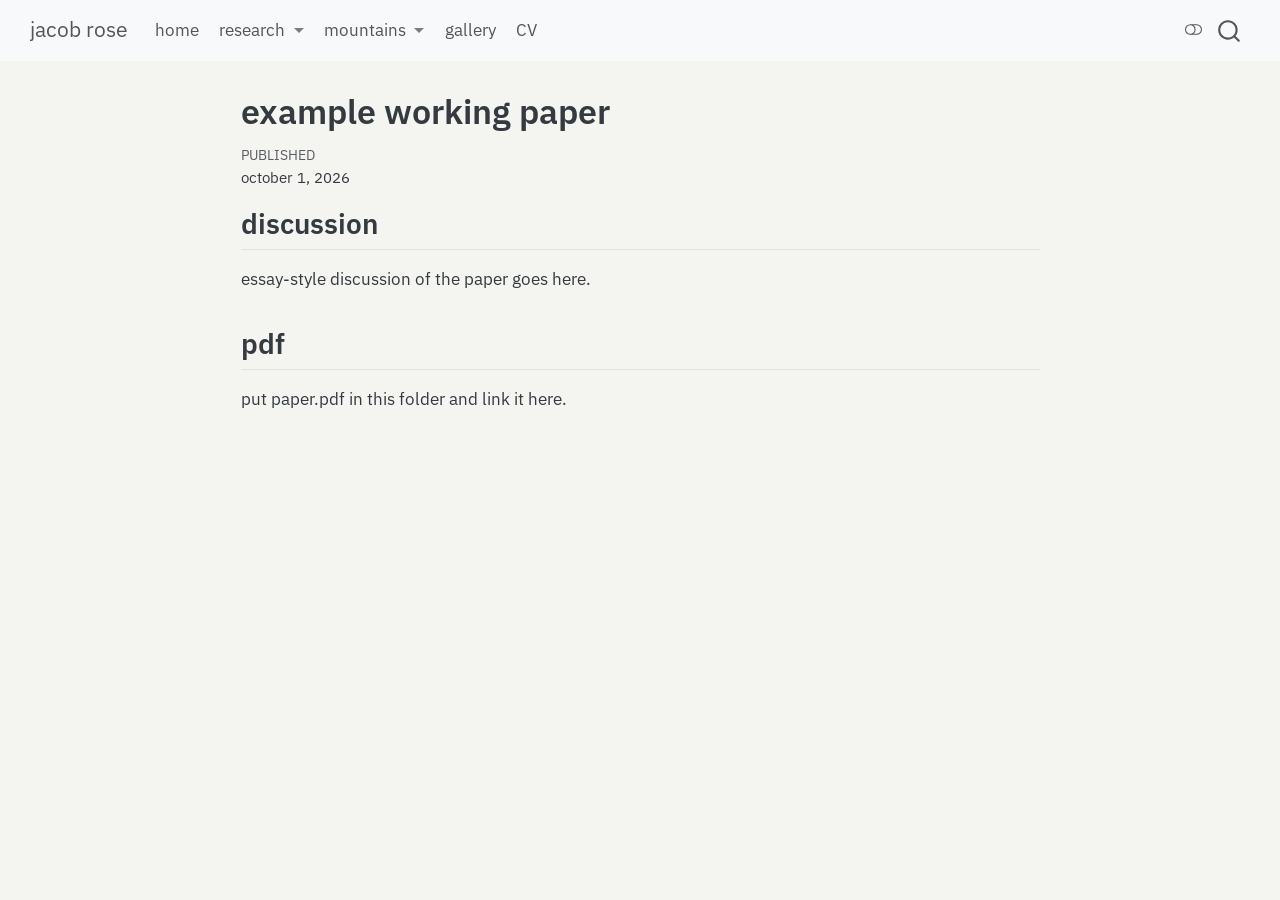
<file: docs/research/papers/2026-example-paper/index.html>
<!DOCTYPE html>
<html xmlns="http://www.w3.org/1999/xhtml" lang="en" xml:lang="en"><head>

<meta charset="utf-8">
<meta name="generator" content="quarto-1.5.57">

<meta name="viewport" content="width=device-width, initial-scale=1.0, user-scalable=yes">

<meta name="dcterms.date" content="2026-10-01">

<title>example working paper – jacob rose</title>
<style>
code{white-space: pre-wrap;}
span.smallcaps{font-variant: small-caps;}
div.columns{display: flex; gap: min(4vw, 1.5em);}
div.column{flex: auto; overflow-x: auto;}
div.hanging-indent{margin-left: 1.5em; text-indent: -1.5em;}
ul.task-list{list-style: none;}
ul.task-list li input[type="checkbox"] {
  width: 0.8em;
  margin: 0 0.8em 0.2em -1em; /* quarto-specific, see https://github.com/quarto-dev/quarto-cli/issues/4556 */ 
  vertical-align: middle;
}
</style>


<script src="../../../site_libs/quarto-nav/quarto-nav.js"></script>
<script src="../../../site_libs/quarto-nav/headroom.min.js"></script>
<script src="../../../site_libs/clipboard/clipboard.min.js"></script>
<script src="../../../site_libs/quarto-search/autocomplete.umd.js"></script>
<script src="../../../site_libs/quarto-search/fuse.min.js"></script>
<script src="../../../site_libs/quarto-search/quarto-search.js"></script>
<meta name="quarto:offset" content="../../../">
<script src="../../../site_libs/quarto-html/quarto.js"></script>
<script src="../../../site_libs/quarto-html/popper.min.js"></script>
<script src="../../../site_libs/quarto-html/tippy.umd.min.js"></script>
<script src="../../../site_libs/quarto-html/anchor.min.js"></script>
<link href="../../../site_libs/quarto-html/tippy.css" rel="stylesheet">
<link href="../../../site_libs/quarto-html/quarto-syntax-highlighting.css" rel="stylesheet" class="quarto-color-scheme" id="quarto-text-highlighting-styles">
<link href="../../../site_libs/quarto-html/quarto-syntax-highlighting-dark.css" rel="prefetch" class="quarto-color-scheme quarto-color-alternate" id="quarto-text-highlighting-styles">
<script src="../../../site_libs/bootstrap/bootstrap.min.js"></script>
<link href="../../../site_libs/bootstrap/bootstrap-icons.css" rel="stylesheet">
<link href="../../../site_libs/bootstrap/bootstrap.min.css" rel="stylesheet" class="quarto-color-scheme" id="quarto-bootstrap" data-mode="light">
<link href="../../../site_libs/bootstrap/bootstrap-dark.min.css" rel="prefetch" class="quarto-color-scheme quarto-color-alternate" id="quarto-bootstrap" data-mode="dark">
<script id="quarto-search-options" type="application/json">{
  "location": "navbar",
  "copy-button": false,
  "collapse-after": 3,
  "panel-placement": "end",
  "type": "overlay",
  "limit": 50,
  "keyboard-shortcut": [
    "f",
    "/",
    "s"
  ],
  "show-item-context": false,
  "language": {
    "search-no-results-text": "No results",
    "search-matching-documents-text": "matching documents",
    "search-copy-link-title": "Copy link to search",
    "search-hide-matches-text": "Hide additional matches",
    "search-more-match-text": "more match in this document",
    "search-more-matches-text": "more matches in this document",
    "search-clear-button-title": "Clear",
    "search-text-placeholder": "",
    "search-detached-cancel-button-title": "Cancel",
    "search-submit-button-title": "Submit",
    "search-label": "Search"
  }
}</script>


<link rel="stylesheet" href="../../../styles.css">
</head>

<body class="nav-fixed fullcontent">

<div id="quarto-search-results"></div>
  <header id="quarto-header" class="headroom fixed-top">
    <nav class="navbar navbar-expand-lg " data-bs-theme="dark">
      <div class="navbar-container container-fluid">
      <div class="navbar-brand-container mx-auto">
    <a class="navbar-brand" href="../../../index.html">
    <span class="navbar-title">jacob rose</span>
    </a>
  </div>
            <div id="quarto-search" class="" title="Search"></div>
          <button class="navbar-toggler" type="button" data-bs-toggle="collapse" data-bs-target="#navbarCollapse" aria-controls="navbarCollapse" role="menu" aria-expanded="false" aria-label="Toggle navigation" onclick="if (window.quartoToggleHeadroom) { window.quartoToggleHeadroom(); }">
  <span class="navbar-toggler-icon"></span>
</button>
          <div class="collapse navbar-collapse" id="navbarCollapse">
            <ul class="navbar-nav navbar-nav-scroll me-auto">
  <li class="nav-item">
    <a class="nav-link" href="../../../index.html"> 
<span class="menu-text">home</span></a>
  </li>  
  <li class="nav-item dropdown ">
    <a class="nav-link dropdown-toggle" href="#" id="nav-menu-research" role="link" data-bs-toggle="dropdown" aria-expanded="false">
 <span class="menu-text">research</span>
    </a>
    <ul class="dropdown-menu" aria-labelledby="nav-menu-research">    
        <li>
    <a class="dropdown-item" href="../../../research/index.html">
 <span class="dropdown-text">overview</span></a>
  </li>  
        <li>
    <a class="dropdown-item" href="../../../research/gallery.html">
 <span class="dropdown-text">gallery</span></a>
  </li>  
    </ul>
  </li>
  <li class="nav-item dropdown ">
    <a class="nav-link dropdown-toggle" href="#" id="nav-menu-mountains" role="link" data-bs-toggle="dropdown" aria-expanded="false">
 <span class="menu-text">mountains</span>
    </a>
    <ul class="dropdown-menu" aria-labelledby="nav-menu-mountains">    
        <li>
    <a class="dropdown-item" href="../../../mountains/index.html">
 <span class="dropdown-text">overview</span></a>
  </li>  
        <li>
    <a class="dropdown-item" href="../../../mountains/gallery.html">
 <span class="dropdown-text">gallery</span></a>
  </li>  
    </ul>
  </li>
  <li class="nav-item">
    <a class="nav-link" href="../../../gallery/index.html"> 
<span class="menu-text">gallery</span></a>
  </li>  
  <li class="nav-item">
    <a class="nav-link" href="../../../cv.html"> 
<span class="menu-text">CV</span></a>
  </li>  
</ul>
          </div> <!-- /navcollapse -->
            <div class="quarto-navbar-tools">
  <a href="" class="quarto-color-scheme-toggle quarto-navigation-tool  px-1" onclick="window.quartoToggleColorScheme(); return false;" title="Toggle dark mode"><i class="bi"></i></a>
</div>
      </div> <!-- /container-fluid -->
    </nav>
</header>
<!-- content -->
<div id="quarto-content" class="quarto-container page-columns page-rows-contents page-layout-article page-navbar">
<!-- sidebar -->
<!-- margin-sidebar -->
    
<!-- main -->
<main class="content" id="quarto-document-content">

<header id="title-block-header" class="quarto-title-block default">
<div class="quarto-title">
<h1 class="title">example working paper</h1>
</div>



<div class="quarto-title-meta">

    
    <div>
    <div class="quarto-title-meta-heading">Published</div>
    <div class="quarto-title-meta-contents">
      <p class="date">October 1, 2026</p>
    </div>
  </div>
  
    
  </div>
  


</header>


<section id="discussion" class="level2">
<h2 class="anchored" data-anchor-id="discussion">discussion</h2>
<p>essay-style discussion of the paper goes here.</p>
</section>
<section id="pdf" class="level2">
<h2 class="anchored" data-anchor-id="pdf">pdf</h2>
<p>put paper.pdf in this folder and link it here.</p>


</section>

</main> <!-- /main -->
<script id="quarto-html-after-body" type="application/javascript">
window.document.addEventListener("DOMContentLoaded", function (event) {
  const toggleBodyColorMode = (bsSheetEl) => {
    const mode = bsSheetEl.getAttribute("data-mode");
    const bodyEl = window.document.querySelector("body");
    if (mode === "dark") {
      bodyEl.classList.add("quarto-dark");
      bodyEl.classList.remove("quarto-light");
    } else {
      bodyEl.classList.add("quarto-light");
      bodyEl.classList.remove("quarto-dark");
    }
  }
  const toggleBodyColorPrimary = () => {
    const bsSheetEl = window.document.querySelector("link#quarto-bootstrap");
    if (bsSheetEl) {
      toggleBodyColorMode(bsSheetEl);
    }
  }
  toggleBodyColorPrimary();  
  const disableStylesheet = (stylesheets) => {
    for (let i=0; i < stylesheets.length; i++) {
      const stylesheet = stylesheets[i];
      stylesheet.rel = 'prefetch';
    }
  }
  const enableStylesheet = (stylesheets) => {
    for (let i=0; i < stylesheets.length; i++) {
      const stylesheet = stylesheets[i];
      stylesheet.rel = 'stylesheet';
    }
  }
  const manageTransitions = (selector, allowTransitions) => {
    const els = window.document.querySelectorAll(selector);
    for (let i=0; i < els.length; i++) {
      const el = els[i];
      if (allowTransitions) {
        el.classList.remove('notransition');
      } else {
        el.classList.add('notransition');
      }
    }
  }
  const toggleGiscusIfUsed = (isAlternate, darkModeDefault) => {
    const baseTheme = document.querySelector('#giscus-base-theme')?.value ?? 'light';
    const alternateTheme = document.querySelector('#giscus-alt-theme')?.value ?? 'dark';
    let newTheme = '';
    if(darkModeDefault) {
      newTheme = isAlternate ? baseTheme : alternateTheme;
    } else {
      newTheme = isAlternate ? alternateTheme : baseTheme;
    }
    const changeGiscusTheme = () => {
      // From: https://github.com/giscus/giscus/issues/336
      const sendMessage = (message) => {
        const iframe = document.querySelector('iframe.giscus-frame');
        if (!iframe) return;
        iframe.contentWindow.postMessage({ giscus: message }, 'https://giscus.app');
      }
      sendMessage({
        setConfig: {
          theme: newTheme
        }
      });
    }
    const isGiscussLoaded = window.document.querySelector('iframe.giscus-frame') !== null;
    if (isGiscussLoaded) {
      changeGiscusTheme();
    }
  }
  const toggleColorMode = (alternate) => {
    // Switch the stylesheets
    const alternateStylesheets = window.document.querySelectorAll('link.quarto-color-scheme.quarto-color-alternate');
    manageTransitions('#quarto-margin-sidebar .nav-link', false);
    if (alternate) {
      enableStylesheet(alternateStylesheets);
      for (const sheetNode of alternateStylesheets) {
        if (sheetNode.id === "quarto-bootstrap") {
          toggleBodyColorMode(sheetNode);
        }
      }
    } else {
      disableStylesheet(alternateStylesheets);
      toggleBodyColorPrimary();
    }
    manageTransitions('#quarto-margin-sidebar .nav-link', true);
    // Switch the toggles
    const toggles = window.document.querySelectorAll('.quarto-color-scheme-toggle');
    for (let i=0; i < toggles.length; i++) {
      const toggle = toggles[i];
      if (toggle) {
        if (alternate) {
          toggle.classList.add("alternate");     
        } else {
          toggle.classList.remove("alternate");
        }
      }
    }
    // Hack to workaround the fact that safari doesn't
    // properly recolor the scrollbar when toggling (#1455)
    if (navigator.userAgent.indexOf('Safari') > 0 && navigator.userAgent.indexOf('Chrome') == -1) {
      manageTransitions("body", false);
      window.scrollTo(0, 1);
      setTimeout(() => {
        window.scrollTo(0, 0);
        manageTransitions("body", true);
      }, 40);  
    }
  }
  const isFileUrl = () => { 
    return window.location.protocol === 'file:';
  }
  const hasAlternateSentinel = () => {  
    let styleSentinel = getColorSchemeSentinel();
    if (styleSentinel !== null) {
      return styleSentinel === "alternate";
    } else {
      return false;
    }
  }
  const setStyleSentinel = (alternate) => {
    const value = alternate ? "alternate" : "default";
    if (!isFileUrl()) {
      window.localStorage.setItem("quarto-color-scheme", value);
    } else {
      localAlternateSentinel = value;
    }
  }
  const getColorSchemeSentinel = () => {
    if (!isFileUrl()) {
      const storageValue = window.localStorage.getItem("quarto-color-scheme");
      return storageValue != null ? storageValue : localAlternateSentinel;
    } else {
      return localAlternateSentinel;
    }
  }
  const darkModeDefault = false;
  let localAlternateSentinel = darkModeDefault ? 'alternate' : 'default';
  // Dark / light mode switch
  window.quartoToggleColorScheme = () => {
    // Read the current dark / light value 
    let toAlternate = !hasAlternateSentinel();
    toggleColorMode(toAlternate);
    setStyleSentinel(toAlternate);
    toggleGiscusIfUsed(toAlternate, darkModeDefault);
  };
  // Ensure there is a toggle, if there isn't float one in the top right
  if (window.document.querySelector('.quarto-color-scheme-toggle') === null) {
    const a = window.document.createElement('a');
    a.classList.add('top-right');
    a.classList.add('quarto-color-scheme-toggle');
    a.href = "";
    a.onclick = function() { try { window.quartoToggleColorScheme(); } catch {} return false; };
    const i = window.document.createElement("i");
    i.classList.add('bi');
    a.appendChild(i);
    window.document.body.appendChild(a);
  }
  // Switch to dark mode if need be
  if (hasAlternateSentinel()) {
    toggleColorMode(true);
  } else {
    toggleColorMode(false);
  }
  const icon = "";
  const anchorJS = new window.AnchorJS();
  anchorJS.options = {
    placement: 'right',
    icon: icon
  };
  anchorJS.add('.anchored');
  const isCodeAnnotation = (el) => {
    for (const clz of el.classList) {
      if (clz.startsWith('code-annotation-')) {                     
        return true;
      }
    }
    return false;
  }
  const onCopySuccess = function(e) {
    // button target
    const button = e.trigger;
    // don't keep focus
    button.blur();
    // flash "checked"
    button.classList.add('code-copy-button-checked');
    var currentTitle = button.getAttribute("title");
    button.setAttribute("title", "Copied!");
    let tooltip;
    if (window.bootstrap) {
      button.setAttribute("data-bs-toggle", "tooltip");
      button.setAttribute("data-bs-placement", "left");
      button.setAttribute("data-bs-title", "Copied!");
      tooltip = new bootstrap.Tooltip(button, 
        { trigger: "manual", 
          customClass: "code-copy-button-tooltip",
          offset: [0, -8]});
      tooltip.show();    
    }
    setTimeout(function() {
      if (tooltip) {
        tooltip.hide();
        button.removeAttribute("data-bs-title");
        button.removeAttribute("data-bs-toggle");
        button.removeAttribute("data-bs-placement");
      }
      button.setAttribute("title", currentTitle);
      button.classList.remove('code-copy-button-checked');
    }, 1000);
    // clear code selection
    e.clearSelection();
  }
  const getTextToCopy = function(trigger) {
      const codeEl = trigger.previousElementSibling.cloneNode(true);
      for (const childEl of codeEl.children) {
        if (isCodeAnnotation(childEl)) {
          childEl.remove();
        }
      }
      return codeEl.innerText;
  }
  const clipboard = new window.ClipboardJS('.code-copy-button:not([data-in-quarto-modal])', {
    text: getTextToCopy
  });
  clipboard.on('success', onCopySuccess);
  if (window.document.getElementById('quarto-embedded-source-code-modal')) {
    // For code content inside modals, clipBoardJS needs to be initialized with a container option
    // TODO: Check when it could be a function (https://github.com/zenorocha/clipboard.js/issues/860)
    const clipboardModal = new window.ClipboardJS('.code-copy-button[data-in-quarto-modal]', {
      text: getTextToCopy,
      container: window.document.getElementById('quarto-embedded-source-code-modal')
    });
    clipboardModal.on('success', onCopySuccess);
  }
    var localhostRegex = new RegExp(/^(?:http|https):\/\/localhost\:?[0-9]*\//);
    var mailtoRegex = new RegExp(/^mailto:/);
      var filterRegex = new RegExp("https:\/\/jmor6018\.github\.io\/jacob-site\/");
    var isInternal = (href) => {
        return filterRegex.test(href) || localhostRegex.test(href) || mailtoRegex.test(href);
    }
    // Inspect non-navigation links and adorn them if external
 	var links = window.document.querySelectorAll('a[href]:not(.nav-link):not(.navbar-brand):not(.toc-action):not(.sidebar-link):not(.sidebar-item-toggle):not(.pagination-link):not(.no-external):not([aria-hidden]):not(.dropdown-item):not(.quarto-navigation-tool):not(.about-link)');
    for (var i=0; i<links.length; i++) {
      const link = links[i];
      if (!isInternal(link.href)) {
        // undo the damage that might have been done by quarto-nav.js in the case of
        // links that we want to consider external
        if (link.dataset.originalHref !== undefined) {
          link.href = link.dataset.originalHref;
        }
      }
    }
  function tippyHover(el, contentFn, onTriggerFn, onUntriggerFn) {
    const config = {
      allowHTML: true,
      maxWidth: 500,
      delay: 100,
      arrow: false,
      appendTo: function(el) {
          return el.parentElement;
      },
      interactive: true,
      interactiveBorder: 10,
      theme: 'quarto',
      placement: 'bottom-start',
    };
    if (contentFn) {
      config.content = contentFn;
    }
    if (onTriggerFn) {
      config.onTrigger = onTriggerFn;
    }
    if (onUntriggerFn) {
      config.onUntrigger = onUntriggerFn;
    }
    window.tippy(el, config); 
  }
  const noterefs = window.document.querySelectorAll('a[role="doc-noteref"]');
  for (var i=0; i<noterefs.length; i++) {
    const ref = noterefs[i];
    tippyHover(ref, function() {
      // use id or data attribute instead here
      let href = ref.getAttribute('data-footnote-href') || ref.getAttribute('href');
      try { href = new URL(href).hash; } catch {}
      const id = href.replace(/^#\/?/, "");
      const note = window.document.getElementById(id);
      if (note) {
        return note.innerHTML;
      } else {
        return "";
      }
    });
  }
  const xrefs = window.document.querySelectorAll('a.quarto-xref');
  const processXRef = (id, note) => {
    // Strip column container classes
    const stripColumnClz = (el) => {
      el.classList.remove("page-full", "page-columns");
      if (el.children) {
        for (const child of el.children) {
          stripColumnClz(child);
        }
      }
    }
    stripColumnClz(note)
    if (id === null || id.startsWith('sec-')) {
      // Special case sections, only their first couple elements
      const container = document.createElement("div");
      if (note.children && note.children.length > 2) {
        container.appendChild(note.children[0].cloneNode(true));
        for (let i = 1; i < note.children.length; i++) {
          const child = note.children[i];
          if (child.tagName === "P" && child.innerText === "") {
            continue;
          } else {
            container.appendChild(child.cloneNode(true));
            break;
          }
        }
        if (window.Quarto?.typesetMath) {
          window.Quarto.typesetMath(container);
        }
        return container.innerHTML
      } else {
        if (window.Quarto?.typesetMath) {
          window.Quarto.typesetMath(note);
        }
        return note.innerHTML;
      }
    } else {
      // Remove any anchor links if they are present
      const anchorLink = note.querySelector('a.anchorjs-link');
      if (anchorLink) {
        anchorLink.remove();
      }
      if (window.Quarto?.typesetMath) {
        window.Quarto.typesetMath(note);
      }
      // TODO in 1.5, we should make sure this works without a callout special case
      if (note.classList.contains("callout")) {
        return note.outerHTML;
      } else {
        return note.innerHTML;
      }
    }
  }
  for (var i=0; i<xrefs.length; i++) {
    const xref = xrefs[i];
    tippyHover(xref, undefined, function(instance) {
      instance.disable();
      let url = xref.getAttribute('href');
      let hash = undefined; 
      if (url.startsWith('#')) {
        hash = url;
      } else {
        try { hash = new URL(url).hash; } catch {}
      }
      if (hash) {
        const id = hash.replace(/^#\/?/, "");
        const note = window.document.getElementById(id);
        if (note !== null) {
          try {
            const html = processXRef(id, note.cloneNode(true));
            instance.setContent(html);
          } finally {
            instance.enable();
            instance.show();
          }
        } else {
          // See if we can fetch this
          fetch(url.split('#')[0])
          .then(res => res.text())
          .then(html => {
            const parser = new DOMParser();
            const htmlDoc = parser.parseFromString(html, "text/html");
            const note = htmlDoc.getElementById(id);
            if (note !== null) {
              const html = processXRef(id, note);
              instance.setContent(html);
            } 
          }).finally(() => {
            instance.enable();
            instance.show();
          });
        }
      } else {
        // See if we can fetch a full url (with no hash to target)
        // This is a special case and we should probably do some content thinning / targeting
        fetch(url)
        .then(res => res.text())
        .then(html => {
          const parser = new DOMParser();
          const htmlDoc = parser.parseFromString(html, "text/html");
          const note = htmlDoc.querySelector('main.content');
          if (note !== null) {
            // This should only happen for chapter cross references
            // (since there is no id in the URL)
            // remove the first header
            if (note.children.length > 0 && note.children[0].tagName === "HEADER") {
              note.children[0].remove();
            }
            const html = processXRef(null, note);
            instance.setContent(html);
          } 
        }).finally(() => {
          instance.enable();
          instance.show();
        });
      }
    }, function(instance) {
    });
  }
      let selectedAnnoteEl;
      const selectorForAnnotation = ( cell, annotation) => {
        let cellAttr = 'data-code-cell="' + cell + '"';
        let lineAttr = 'data-code-annotation="' +  annotation + '"';
        const selector = 'span[' + cellAttr + '][' + lineAttr + ']';
        return selector;
      }
      const selectCodeLines = (annoteEl) => {
        const doc = window.document;
        const targetCell = annoteEl.getAttribute("data-target-cell");
        const targetAnnotation = annoteEl.getAttribute("data-target-annotation");
        const annoteSpan = window.document.querySelector(selectorForAnnotation(targetCell, targetAnnotation));
        const lines = annoteSpan.getAttribute("data-code-lines").split(",");
        const lineIds = lines.map((line) => {
          return targetCell + "-" + line;
        })
        let top = null;
        let height = null;
        let parent = null;
        if (lineIds.length > 0) {
            //compute the position of the single el (top and bottom and make a div)
            const el = window.document.getElementById(lineIds[0]);
            top = el.offsetTop;
            height = el.offsetHeight;
            parent = el.parentElement.parentElement;
          if (lineIds.length > 1) {
            const lastEl = window.document.getElementById(lineIds[lineIds.length - 1]);
            const bottom = lastEl.offsetTop + lastEl.offsetHeight;
            height = bottom - top;
          }
          if (top !== null && height !== null && parent !== null) {
            // cook up a div (if necessary) and position it 
            let div = window.document.getElementById("code-annotation-line-highlight");
            if (div === null) {
              div = window.document.createElement("div");
              div.setAttribute("id", "code-annotation-line-highlight");
              div.style.position = 'absolute';
              parent.appendChild(div);
            }
            div.style.top = top - 2 + "px";
            div.style.height = height + 4 + "px";
            div.style.left = 0;
            let gutterDiv = window.document.getElementById("code-annotation-line-highlight-gutter");
            if (gutterDiv === null) {
              gutterDiv = window.document.createElement("div");
              gutterDiv.setAttribute("id", "code-annotation-line-highlight-gutter");
              gutterDiv.style.position = 'absolute';
              const codeCell = window.document.getElementById(targetCell);
              const gutter = codeCell.querySelector('.code-annotation-gutter');
              gutter.appendChild(gutterDiv);
            }
            gutterDiv.style.top = top - 2 + "px";
            gutterDiv.style.height = height + 4 + "px";
          }
          selectedAnnoteEl = annoteEl;
        }
      };
      const unselectCodeLines = () => {
        const elementsIds = ["code-annotation-line-highlight", "code-annotation-line-highlight-gutter"];
        elementsIds.forEach((elId) => {
          const div = window.document.getElementById(elId);
          if (div) {
            div.remove();
          }
        });
        selectedAnnoteEl = undefined;
      };
        // Handle positioning of the toggle
    window.addEventListener(
      "resize",
      throttle(() => {
        elRect = undefined;
        if (selectedAnnoteEl) {
          selectCodeLines(selectedAnnoteEl);
        }
      }, 10)
    );
    function throttle(fn, ms) {
    let throttle = false;
    let timer;
      return (...args) => {
        if(!throttle) { // first call gets through
            fn.apply(this, args);
            throttle = true;
        } else { // all the others get throttled
            if(timer) clearTimeout(timer); // cancel #2
            timer = setTimeout(() => {
              fn.apply(this, args);
              timer = throttle = false;
            }, ms);
        }
      };
    }
      // Attach click handler to the DT
      const annoteDls = window.document.querySelectorAll('dt[data-target-cell]');
      for (const annoteDlNode of annoteDls) {
        annoteDlNode.addEventListener('click', (event) => {
          const clickedEl = event.target;
          if (clickedEl !== selectedAnnoteEl) {
            unselectCodeLines();
            const activeEl = window.document.querySelector('dt[data-target-cell].code-annotation-active');
            if (activeEl) {
              activeEl.classList.remove('code-annotation-active');
            }
            selectCodeLines(clickedEl);
            clickedEl.classList.add('code-annotation-active');
          } else {
            // Unselect the line
            unselectCodeLines();
            clickedEl.classList.remove('code-annotation-active');
          }
        });
      }
  const findCites = (el) => {
    const parentEl = el.parentElement;
    if (parentEl) {
      const cites = parentEl.dataset.cites;
      if (cites) {
        return {
          el,
          cites: cites.split(' ')
        };
      } else {
        return findCites(el.parentElement)
      }
    } else {
      return undefined;
    }
  };
  var bibliorefs = window.document.querySelectorAll('a[role="doc-biblioref"]');
  for (var i=0; i<bibliorefs.length; i++) {
    const ref = bibliorefs[i];
    const citeInfo = findCites(ref);
    if (citeInfo) {
      tippyHover(citeInfo.el, function() {
        var popup = window.document.createElement('div');
        citeInfo.cites.forEach(function(cite) {
          var citeDiv = window.document.createElement('div');
          citeDiv.classList.add('hanging-indent');
          citeDiv.classList.add('csl-entry');
          var biblioDiv = window.document.getElementById('ref-' + cite);
          if (biblioDiv) {
            citeDiv.innerHTML = biblioDiv.innerHTML;
          }
          popup.appendChild(citeDiv);
        });
        return popup.innerHTML;
      });
    }
  }
});
</script>
</div> <!-- /content -->




</body></html>
</file>
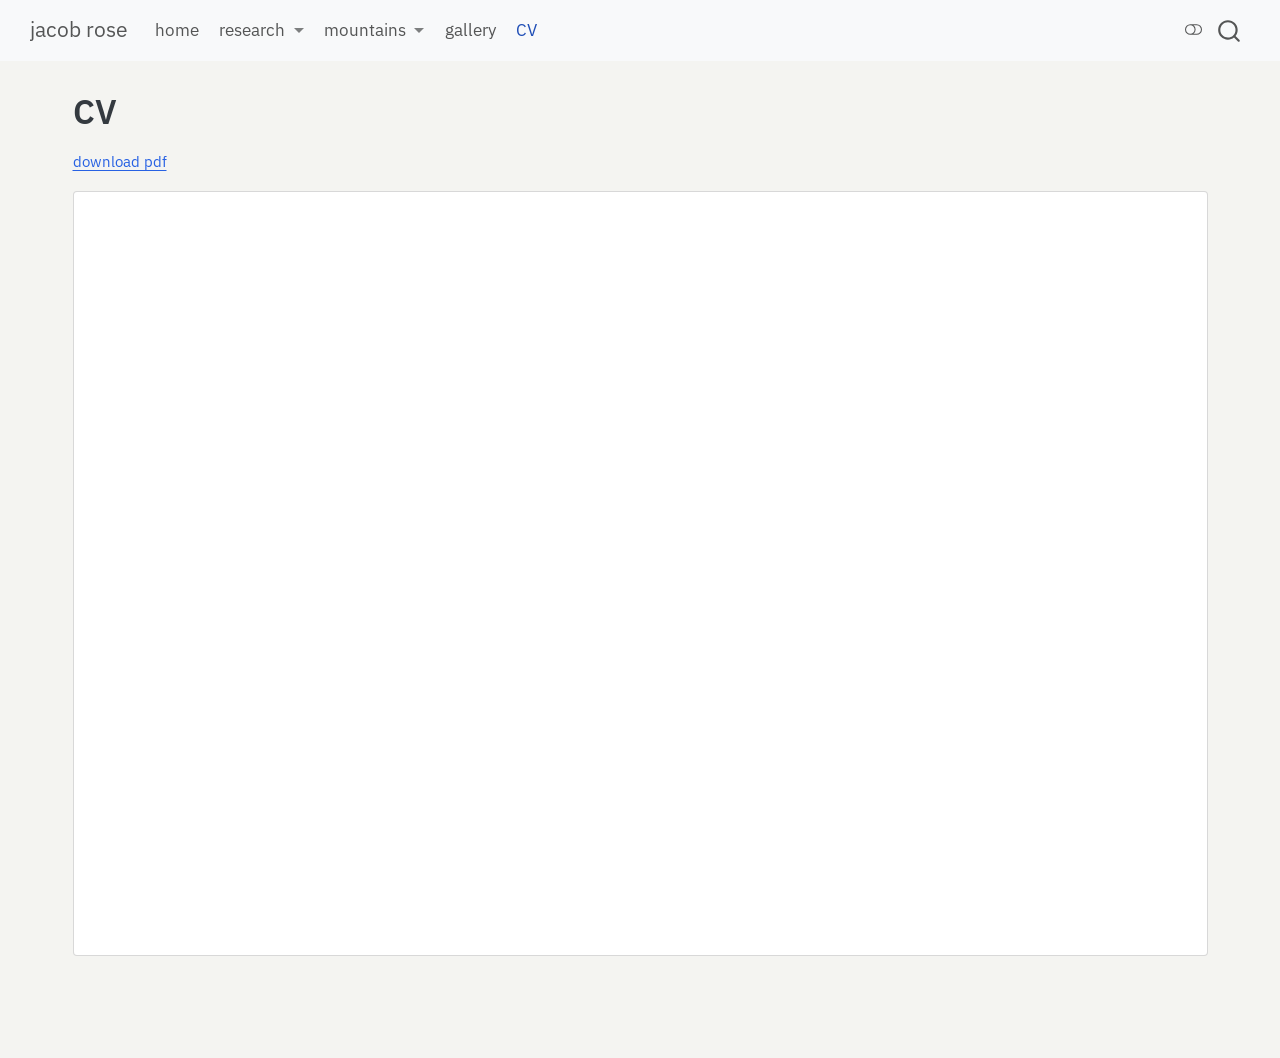
<file: docs/cv.html>
<!DOCTYPE html>
<html xmlns="http://www.w3.org/1999/xhtml" lang="en" xml:lang="en"><head>

<meta charset="utf-8">
<meta name="generator" content="quarto-1.5.57">

<meta name="viewport" content="width=device-width, initial-scale=1.0, user-scalable=yes">


<title>CV – jacob rose</title>
<style>
code{white-space: pre-wrap;}
span.smallcaps{font-variant: small-caps;}
div.columns{display: flex; gap: min(4vw, 1.5em);}
div.column{flex: auto; overflow-x: auto;}
div.hanging-indent{margin-left: 1.5em; text-indent: -1.5em;}
ul.task-list{list-style: none;}
ul.task-list li input[type="checkbox"] {
  width: 0.8em;
  margin: 0 0.8em 0.2em -1em; /* quarto-specific, see https://github.com/quarto-dev/quarto-cli/issues/4556 */ 
  vertical-align: middle;
}
</style>


<script src="site_libs/quarto-nav/quarto-nav.js"></script>
<script src="site_libs/quarto-nav/headroom.min.js"></script>
<script src="site_libs/clipboard/clipboard.min.js"></script>
<script src="site_libs/quarto-search/autocomplete.umd.js"></script>
<script src="site_libs/quarto-search/fuse.min.js"></script>
<script src="site_libs/quarto-search/quarto-search.js"></script>
<meta name="quarto:offset" content="./">
<script src="site_libs/quarto-html/quarto.js"></script>
<script src="site_libs/quarto-html/popper.min.js"></script>
<script src="site_libs/quarto-html/tippy.umd.min.js"></script>
<script src="site_libs/quarto-html/anchor.min.js"></script>
<link href="site_libs/quarto-html/tippy.css" rel="stylesheet">
<link href="site_libs/quarto-html/quarto-syntax-highlighting.css" rel="stylesheet" class="quarto-color-scheme" id="quarto-text-highlighting-styles">
<link href="site_libs/quarto-html/quarto-syntax-highlighting-dark.css" rel="prefetch" class="quarto-color-scheme quarto-color-alternate" id="quarto-text-highlighting-styles">
<script src="site_libs/bootstrap/bootstrap.min.js"></script>
<link href="site_libs/bootstrap/bootstrap-icons.css" rel="stylesheet">
<link href="site_libs/bootstrap/bootstrap.min.css" rel="stylesheet" class="quarto-color-scheme" id="quarto-bootstrap" data-mode="light">
<link href="site_libs/bootstrap/bootstrap-dark.min.css" rel="prefetch" class="quarto-color-scheme quarto-color-alternate" id="quarto-bootstrap" data-mode="dark">
<script id="quarto-search-options" type="application/json">{
  "location": "navbar",
  "copy-button": false,
  "collapse-after": 3,
  "panel-placement": "end",
  "type": "overlay",
  "limit": 50,
  "keyboard-shortcut": [
    "f",
    "/",
    "s"
  ],
  "show-item-context": false,
  "language": {
    "search-no-results-text": "No results",
    "search-matching-documents-text": "matching documents",
    "search-copy-link-title": "Copy link to search",
    "search-hide-matches-text": "Hide additional matches",
    "search-more-match-text": "more match in this document",
    "search-more-matches-text": "more matches in this document",
    "search-clear-button-title": "Clear",
    "search-text-placeholder": "",
    "search-detached-cancel-button-title": "Cancel",
    "search-submit-button-title": "Submit",
    "search-label": "Search"
  }
}</script>


<link rel="stylesheet" href="styles.css">
</head>

<body class="nav-fixed">

<div id="quarto-search-results"></div>
  <header id="quarto-header" class="headroom fixed-top">
    <nav class="navbar navbar-expand-lg " data-bs-theme="dark">
      <div class="navbar-container container-fluid">
      <div class="navbar-brand-container mx-auto">
    <a class="navbar-brand" href="./index.html">
    <span class="navbar-title">jacob rose</span>
    </a>
  </div>
            <div id="quarto-search" class="" title="Search"></div>
          <button class="navbar-toggler" type="button" data-bs-toggle="collapse" data-bs-target="#navbarCollapse" aria-controls="navbarCollapse" role="menu" aria-expanded="false" aria-label="Toggle navigation" onclick="if (window.quartoToggleHeadroom) { window.quartoToggleHeadroom(); }">
  <span class="navbar-toggler-icon"></span>
</button>
          <div class="collapse navbar-collapse" id="navbarCollapse">
            <ul class="navbar-nav navbar-nav-scroll me-auto">
  <li class="nav-item">
    <a class="nav-link" href="./index.html"> 
<span class="menu-text">home</span></a>
  </li>  
  <li class="nav-item dropdown ">
    <a class="nav-link dropdown-toggle" href="#" id="nav-menu-research" role="link" data-bs-toggle="dropdown" aria-expanded="false">
 <span class="menu-text">research</span>
    </a>
    <ul class="dropdown-menu" aria-labelledby="nav-menu-research">    
        <li>
    <a class="dropdown-item" href="./research/index.html">
 <span class="dropdown-text">overview</span></a>
  </li>  
        <li>
    <a class="dropdown-item" href="./research/gallery.html">
 <span class="dropdown-text">gallery</span></a>
  </li>  
    </ul>
  </li>
  <li class="nav-item dropdown ">
    <a class="nav-link dropdown-toggle" href="#" id="nav-menu-mountains" role="link" data-bs-toggle="dropdown" aria-expanded="false">
 <span class="menu-text">mountains</span>
    </a>
    <ul class="dropdown-menu" aria-labelledby="nav-menu-mountains">    
        <li>
    <a class="dropdown-item" href="./mountains/index.html">
 <span class="dropdown-text">overview</span></a>
  </li>  
        <li>
    <a class="dropdown-item" href="./mountains/gallery.html">
 <span class="dropdown-text">gallery</span></a>
  </li>  
    </ul>
  </li>
  <li class="nav-item">
    <a class="nav-link" href="./gallery/index.html"> 
<span class="menu-text">gallery</span></a>
  </li>  
  <li class="nav-item">
    <a class="nav-link active" href="./cv.html" aria-current="page"> 
<span class="menu-text">CV</span></a>
  </li>  
</ul>
          </div> <!-- /navcollapse -->
            <div class="quarto-navbar-tools">
  <a href="" class="quarto-color-scheme-toggle quarto-navigation-tool  px-1" onclick="window.quartoToggleColorScheme(); return false;" title="Toggle dark mode"><i class="bi"></i></a>
</div>
      </div> <!-- /container-fluid -->
    </nav>
</header>
<!-- content -->
<div id="quarto-content" class="quarto-container page-columns page-rows-contents page-layout-full page-navbar">
<!-- sidebar -->
<!-- margin-sidebar -->
    
<!-- main -->
<main class="content column-page" id="quarto-document-content">

<header id="title-block-header" class="quarto-title-block default">
<div class="quarto-title">
<h1 class="title">CV</h1>
</div>



<div class="quarto-title-meta column-page">

    
  
    
  </div>
  


</header>


<p><a href="cv.pdf" class="cv-download">download pdf</a></p>
<iframe src="cv.pdf" class="cv-frame" title="CV">
</iframe>



</main> <!-- /main -->
<script id="quarto-html-after-body" type="application/javascript">
window.document.addEventListener("DOMContentLoaded", function (event) {
  const toggleBodyColorMode = (bsSheetEl) => {
    const mode = bsSheetEl.getAttribute("data-mode");
    const bodyEl = window.document.querySelector("body");
    if (mode === "dark") {
      bodyEl.classList.add("quarto-dark");
      bodyEl.classList.remove("quarto-light");
    } else {
      bodyEl.classList.add("quarto-light");
      bodyEl.classList.remove("quarto-dark");
    }
  }
  const toggleBodyColorPrimary = () => {
    const bsSheetEl = window.document.querySelector("link#quarto-bootstrap");
    if (bsSheetEl) {
      toggleBodyColorMode(bsSheetEl);
    }
  }
  toggleBodyColorPrimary();  
  const disableStylesheet = (stylesheets) => {
    for (let i=0; i < stylesheets.length; i++) {
      const stylesheet = stylesheets[i];
      stylesheet.rel = 'prefetch';
    }
  }
  const enableStylesheet = (stylesheets) => {
    for (let i=0; i < stylesheets.length; i++) {
      const stylesheet = stylesheets[i];
      stylesheet.rel = 'stylesheet';
    }
  }
  const manageTransitions = (selector, allowTransitions) => {
    const els = window.document.querySelectorAll(selector);
    for (let i=0; i < els.length; i++) {
      const el = els[i];
      if (allowTransitions) {
        el.classList.remove('notransition');
      } else {
        el.classList.add('notransition');
      }
    }
  }
  const toggleGiscusIfUsed = (isAlternate, darkModeDefault) => {
    const baseTheme = document.querySelector('#giscus-base-theme')?.value ?? 'light';
    const alternateTheme = document.querySelector('#giscus-alt-theme')?.value ?? 'dark';
    let newTheme = '';
    if(darkModeDefault) {
      newTheme = isAlternate ? baseTheme : alternateTheme;
    } else {
      newTheme = isAlternate ? alternateTheme : baseTheme;
    }
    const changeGiscusTheme = () => {
      // From: https://github.com/giscus/giscus/issues/336
      const sendMessage = (message) => {
        const iframe = document.querySelector('iframe.giscus-frame');
        if (!iframe) return;
        iframe.contentWindow.postMessage({ giscus: message }, 'https://giscus.app');
      }
      sendMessage({
        setConfig: {
          theme: newTheme
        }
      });
    }
    const isGiscussLoaded = window.document.querySelector('iframe.giscus-frame') !== null;
    if (isGiscussLoaded) {
      changeGiscusTheme();
    }
  }
  const toggleColorMode = (alternate) => {
    // Switch the stylesheets
    const alternateStylesheets = window.document.querySelectorAll('link.quarto-color-scheme.quarto-color-alternate');
    manageTransitions('#quarto-margin-sidebar .nav-link', false);
    if (alternate) {
      enableStylesheet(alternateStylesheets);
      for (const sheetNode of alternateStylesheets) {
        if (sheetNode.id === "quarto-bootstrap") {
          toggleBodyColorMode(sheetNode);
        }
      }
    } else {
      disableStylesheet(alternateStylesheets);
      toggleBodyColorPrimary();
    }
    manageTransitions('#quarto-margin-sidebar .nav-link', true);
    // Switch the toggles
    const toggles = window.document.querySelectorAll('.quarto-color-scheme-toggle');
    for (let i=0; i < toggles.length; i++) {
      const toggle = toggles[i];
      if (toggle) {
        if (alternate) {
          toggle.classList.add("alternate");     
        } else {
          toggle.classList.remove("alternate");
        }
      }
    }
    // Hack to workaround the fact that safari doesn't
    // properly recolor the scrollbar when toggling (#1455)
    if (navigator.userAgent.indexOf('Safari') > 0 && navigator.userAgent.indexOf('Chrome') == -1) {
      manageTransitions("body", false);
      window.scrollTo(0, 1);
      setTimeout(() => {
        window.scrollTo(0, 0);
        manageTransitions("body", true);
      }, 40);  
    }
  }
  const isFileUrl = () => { 
    return window.location.protocol === 'file:';
  }
  const hasAlternateSentinel = () => {  
    let styleSentinel = getColorSchemeSentinel();
    if (styleSentinel !== null) {
      return styleSentinel === "alternate";
    } else {
      return false;
    }
  }
  const setStyleSentinel = (alternate) => {
    const value = alternate ? "alternate" : "default";
    if (!isFileUrl()) {
      window.localStorage.setItem("quarto-color-scheme", value);
    } else {
      localAlternateSentinel = value;
    }
  }
  const getColorSchemeSentinel = () => {
    if (!isFileUrl()) {
      const storageValue = window.localStorage.getItem("quarto-color-scheme");
      return storageValue != null ? storageValue : localAlternateSentinel;
    } else {
      return localAlternateSentinel;
    }
  }
  const darkModeDefault = false;
  let localAlternateSentinel = darkModeDefault ? 'alternate' : 'default';
  // Dark / light mode switch
  window.quartoToggleColorScheme = () => {
    // Read the current dark / light value 
    let toAlternate = !hasAlternateSentinel();
    toggleColorMode(toAlternate);
    setStyleSentinel(toAlternate);
    toggleGiscusIfUsed(toAlternate, darkModeDefault);
  };
  // Ensure there is a toggle, if there isn't float one in the top right
  if (window.document.querySelector('.quarto-color-scheme-toggle') === null) {
    const a = window.document.createElement('a');
    a.classList.add('top-right');
    a.classList.add('quarto-color-scheme-toggle');
    a.href = "";
    a.onclick = function() { try { window.quartoToggleColorScheme(); } catch {} return false; };
    const i = window.document.createElement("i");
    i.classList.add('bi');
    a.appendChild(i);
    window.document.body.appendChild(a);
  }
  // Switch to dark mode if need be
  if (hasAlternateSentinel()) {
    toggleColorMode(true);
  } else {
    toggleColorMode(false);
  }
  const icon = "";
  const anchorJS = new window.AnchorJS();
  anchorJS.options = {
    placement: 'right',
    icon: icon
  };
  anchorJS.add('.anchored');
  const isCodeAnnotation = (el) => {
    for (const clz of el.classList) {
      if (clz.startsWith('code-annotation-')) {                     
        return true;
      }
    }
    return false;
  }
  const onCopySuccess = function(e) {
    // button target
    const button = e.trigger;
    // don't keep focus
    button.blur();
    // flash "checked"
    button.classList.add('code-copy-button-checked');
    var currentTitle = button.getAttribute("title");
    button.setAttribute("title", "Copied!");
    let tooltip;
    if (window.bootstrap) {
      button.setAttribute("data-bs-toggle", "tooltip");
      button.setAttribute("data-bs-placement", "left");
      button.setAttribute("data-bs-title", "Copied!");
      tooltip = new bootstrap.Tooltip(button, 
        { trigger: "manual", 
          customClass: "code-copy-button-tooltip",
          offset: [0, -8]});
      tooltip.show();    
    }
    setTimeout(function() {
      if (tooltip) {
        tooltip.hide();
        button.removeAttribute("data-bs-title");
        button.removeAttribute("data-bs-toggle");
        button.removeAttribute("data-bs-placement");
      }
      button.setAttribute("title", currentTitle);
      button.classList.remove('code-copy-button-checked');
    }, 1000);
    // clear code selection
    e.clearSelection();
  }
  const getTextToCopy = function(trigger) {
      const codeEl = trigger.previousElementSibling.cloneNode(true);
      for (const childEl of codeEl.children) {
        if (isCodeAnnotation(childEl)) {
          childEl.remove();
        }
      }
      return codeEl.innerText;
  }
  const clipboard = new window.ClipboardJS('.code-copy-button:not([data-in-quarto-modal])', {
    text: getTextToCopy
  });
  clipboard.on('success', onCopySuccess);
  if (window.document.getElementById('quarto-embedded-source-code-modal')) {
    // For code content inside modals, clipBoardJS needs to be initialized with a container option
    // TODO: Check when it could be a function (https://github.com/zenorocha/clipboard.js/issues/860)
    const clipboardModal = new window.ClipboardJS('.code-copy-button[data-in-quarto-modal]', {
      text: getTextToCopy,
      container: window.document.getElementById('quarto-embedded-source-code-modal')
    });
    clipboardModal.on('success', onCopySuccess);
  }
    var localhostRegex = new RegExp(/^(?:http|https):\/\/localhost\:?[0-9]*\//);
    var mailtoRegex = new RegExp(/^mailto:/);
      var filterRegex = new RegExp("https:\/\/jmor6018\.github\.io\/jacob-site\/");
    var isInternal = (href) => {
        return filterRegex.test(href) || localhostRegex.test(href) || mailtoRegex.test(href);
    }
    // Inspect non-navigation links and adorn them if external
 	var links = window.document.querySelectorAll('a[href]:not(.nav-link):not(.navbar-brand):not(.toc-action):not(.sidebar-link):not(.sidebar-item-toggle):not(.pagination-link):not(.no-external):not([aria-hidden]):not(.dropdown-item):not(.quarto-navigation-tool):not(.about-link)');
    for (var i=0; i<links.length; i++) {
      const link = links[i];
      if (!isInternal(link.href)) {
        // undo the damage that might have been done by quarto-nav.js in the case of
        // links that we want to consider external
        if (link.dataset.originalHref !== undefined) {
          link.href = link.dataset.originalHref;
        }
      }
    }
  function tippyHover(el, contentFn, onTriggerFn, onUntriggerFn) {
    const config = {
      allowHTML: true,
      maxWidth: 500,
      delay: 100,
      arrow: false,
      appendTo: function(el) {
          return el.parentElement;
      },
      interactive: true,
      interactiveBorder: 10,
      theme: 'quarto',
      placement: 'bottom-start',
    };
    if (contentFn) {
      config.content = contentFn;
    }
    if (onTriggerFn) {
      config.onTrigger = onTriggerFn;
    }
    if (onUntriggerFn) {
      config.onUntrigger = onUntriggerFn;
    }
    window.tippy(el, config); 
  }
  const noterefs = window.document.querySelectorAll('a[role="doc-noteref"]');
  for (var i=0; i<noterefs.length; i++) {
    const ref = noterefs[i];
    tippyHover(ref, function() {
      // use id or data attribute instead here
      let href = ref.getAttribute('data-footnote-href') || ref.getAttribute('href');
      try { href = new URL(href).hash; } catch {}
      const id = href.replace(/^#\/?/, "");
      const note = window.document.getElementById(id);
      if (note) {
        return note.innerHTML;
      } else {
        return "";
      }
    });
  }
  const xrefs = window.document.querySelectorAll('a.quarto-xref');
  const processXRef = (id, note) => {
    // Strip column container classes
    const stripColumnClz = (el) => {
      el.classList.remove("page-full", "page-columns");
      if (el.children) {
        for (const child of el.children) {
          stripColumnClz(child);
        }
      }
    }
    stripColumnClz(note)
    if (id === null || id.startsWith('sec-')) {
      // Special case sections, only their first couple elements
      const container = document.createElement("div");
      if (note.children && note.children.length > 2) {
        container.appendChild(note.children[0].cloneNode(true));
        for (let i = 1; i < note.children.length; i++) {
          const child = note.children[i];
          if (child.tagName === "P" && child.innerText === "") {
            continue;
          } else {
            container.appendChild(child.cloneNode(true));
            break;
          }
        }
        if (window.Quarto?.typesetMath) {
          window.Quarto.typesetMath(container);
        }
        return container.innerHTML
      } else {
        if (window.Quarto?.typesetMath) {
          window.Quarto.typesetMath(note);
        }
        return note.innerHTML;
      }
    } else {
      // Remove any anchor links if they are present
      const anchorLink = note.querySelector('a.anchorjs-link');
      if (anchorLink) {
        anchorLink.remove();
      }
      if (window.Quarto?.typesetMath) {
        window.Quarto.typesetMath(note);
      }
      // TODO in 1.5, we should make sure this works without a callout special case
      if (note.classList.contains("callout")) {
        return note.outerHTML;
      } else {
        return note.innerHTML;
      }
    }
  }
  for (var i=0; i<xrefs.length; i++) {
    const xref = xrefs[i];
    tippyHover(xref, undefined, function(instance) {
      instance.disable();
      let url = xref.getAttribute('href');
      let hash = undefined; 
      if (url.startsWith('#')) {
        hash = url;
      } else {
        try { hash = new URL(url).hash; } catch {}
      }
      if (hash) {
        const id = hash.replace(/^#\/?/, "");
        const note = window.document.getElementById(id);
        if (note !== null) {
          try {
            const html = processXRef(id, note.cloneNode(true));
            instance.setContent(html);
          } finally {
            instance.enable();
            instance.show();
          }
        } else {
          // See if we can fetch this
          fetch(url.split('#')[0])
          .then(res => res.text())
          .then(html => {
            const parser = new DOMParser();
            const htmlDoc = parser.parseFromString(html, "text/html");
            const note = htmlDoc.getElementById(id);
            if (note !== null) {
              const html = processXRef(id, note);
              instance.setContent(html);
            } 
          }).finally(() => {
            instance.enable();
            instance.show();
          });
        }
      } else {
        // See if we can fetch a full url (with no hash to target)
        // This is a special case and we should probably do some content thinning / targeting
        fetch(url)
        .then(res => res.text())
        .then(html => {
          const parser = new DOMParser();
          const htmlDoc = parser.parseFromString(html, "text/html");
          const note = htmlDoc.querySelector('main.content');
          if (note !== null) {
            // This should only happen for chapter cross references
            // (since there is no id in the URL)
            // remove the first header
            if (note.children.length > 0 && note.children[0].tagName === "HEADER") {
              note.children[0].remove();
            }
            const html = processXRef(null, note);
            instance.setContent(html);
          } 
        }).finally(() => {
          instance.enable();
          instance.show();
        });
      }
    }, function(instance) {
    });
  }
      let selectedAnnoteEl;
      const selectorForAnnotation = ( cell, annotation) => {
        let cellAttr = 'data-code-cell="' + cell + '"';
        let lineAttr = 'data-code-annotation="' +  annotation + '"';
        const selector = 'span[' + cellAttr + '][' + lineAttr + ']';
        return selector;
      }
      const selectCodeLines = (annoteEl) => {
        const doc = window.document;
        const targetCell = annoteEl.getAttribute("data-target-cell");
        const targetAnnotation = annoteEl.getAttribute("data-target-annotation");
        const annoteSpan = window.document.querySelector(selectorForAnnotation(targetCell, targetAnnotation));
        const lines = annoteSpan.getAttribute("data-code-lines").split(",");
        const lineIds = lines.map((line) => {
          return targetCell + "-" + line;
        })
        let top = null;
        let height = null;
        let parent = null;
        if (lineIds.length > 0) {
            //compute the position of the single el (top and bottom and make a div)
            const el = window.document.getElementById(lineIds[0]);
            top = el.offsetTop;
            height = el.offsetHeight;
            parent = el.parentElement.parentElement;
          if (lineIds.length > 1) {
            const lastEl = window.document.getElementById(lineIds[lineIds.length - 1]);
            const bottom = lastEl.offsetTop + lastEl.offsetHeight;
            height = bottom - top;
          }
          if (top !== null && height !== null && parent !== null) {
            // cook up a div (if necessary) and position it 
            let div = window.document.getElementById("code-annotation-line-highlight");
            if (div === null) {
              div = window.document.createElement("div");
              div.setAttribute("id", "code-annotation-line-highlight");
              div.style.position = 'absolute';
              parent.appendChild(div);
            }
            div.style.top = top - 2 + "px";
            div.style.height = height + 4 + "px";
            div.style.left = 0;
            let gutterDiv = window.document.getElementById("code-annotation-line-highlight-gutter");
            if (gutterDiv === null) {
              gutterDiv = window.document.createElement("div");
              gutterDiv.setAttribute("id", "code-annotation-line-highlight-gutter");
              gutterDiv.style.position = 'absolute';
              const codeCell = window.document.getElementById(targetCell);
              const gutter = codeCell.querySelector('.code-annotation-gutter');
              gutter.appendChild(gutterDiv);
            }
            gutterDiv.style.top = top - 2 + "px";
            gutterDiv.style.height = height + 4 + "px";
          }
          selectedAnnoteEl = annoteEl;
        }
      };
      const unselectCodeLines = () => {
        const elementsIds = ["code-annotation-line-highlight", "code-annotation-line-highlight-gutter"];
        elementsIds.forEach((elId) => {
          const div = window.document.getElementById(elId);
          if (div) {
            div.remove();
          }
        });
        selectedAnnoteEl = undefined;
      };
        // Handle positioning of the toggle
    window.addEventListener(
      "resize",
      throttle(() => {
        elRect = undefined;
        if (selectedAnnoteEl) {
          selectCodeLines(selectedAnnoteEl);
        }
      }, 10)
    );
    function throttle(fn, ms) {
    let throttle = false;
    let timer;
      return (...args) => {
        if(!throttle) { // first call gets through
            fn.apply(this, args);
            throttle = true;
        } else { // all the others get throttled
            if(timer) clearTimeout(timer); // cancel #2
            timer = setTimeout(() => {
              fn.apply(this, args);
              timer = throttle = false;
            }, ms);
        }
      };
    }
      // Attach click handler to the DT
      const annoteDls = window.document.querySelectorAll('dt[data-target-cell]');
      for (const annoteDlNode of annoteDls) {
        annoteDlNode.addEventListener('click', (event) => {
          const clickedEl = event.target;
          if (clickedEl !== selectedAnnoteEl) {
            unselectCodeLines();
            const activeEl = window.document.querySelector('dt[data-target-cell].code-annotation-active');
            if (activeEl) {
              activeEl.classList.remove('code-annotation-active');
            }
            selectCodeLines(clickedEl);
            clickedEl.classList.add('code-annotation-active');
          } else {
            // Unselect the line
            unselectCodeLines();
            clickedEl.classList.remove('code-annotation-active');
          }
        });
      }
  const findCites = (el) => {
    const parentEl = el.parentElement;
    if (parentEl) {
      const cites = parentEl.dataset.cites;
      if (cites) {
        return {
          el,
          cites: cites.split(' ')
        };
      } else {
        return findCites(el.parentElement)
      }
    } else {
      return undefined;
    }
  };
  var bibliorefs = window.document.querySelectorAll('a[role="doc-biblioref"]');
  for (var i=0; i<bibliorefs.length; i++) {
    const ref = bibliorefs[i];
    const citeInfo = findCites(ref);
    if (citeInfo) {
      tippyHover(citeInfo.el, function() {
        var popup = window.document.createElement('div');
        citeInfo.cites.forEach(function(cite) {
          var citeDiv = window.document.createElement('div');
          citeDiv.classList.add('hanging-indent');
          citeDiv.classList.add('csl-entry');
          var biblioDiv = window.document.getElementById('ref-' + cite);
          if (biblioDiv) {
            citeDiv.innerHTML = biblioDiv.innerHTML;
          }
          popup.appendChild(citeDiv);
        });
        return popup.innerHTML;
      });
    }
  }
});
</script>
</div> <!-- /content -->




</body></html>
</file>
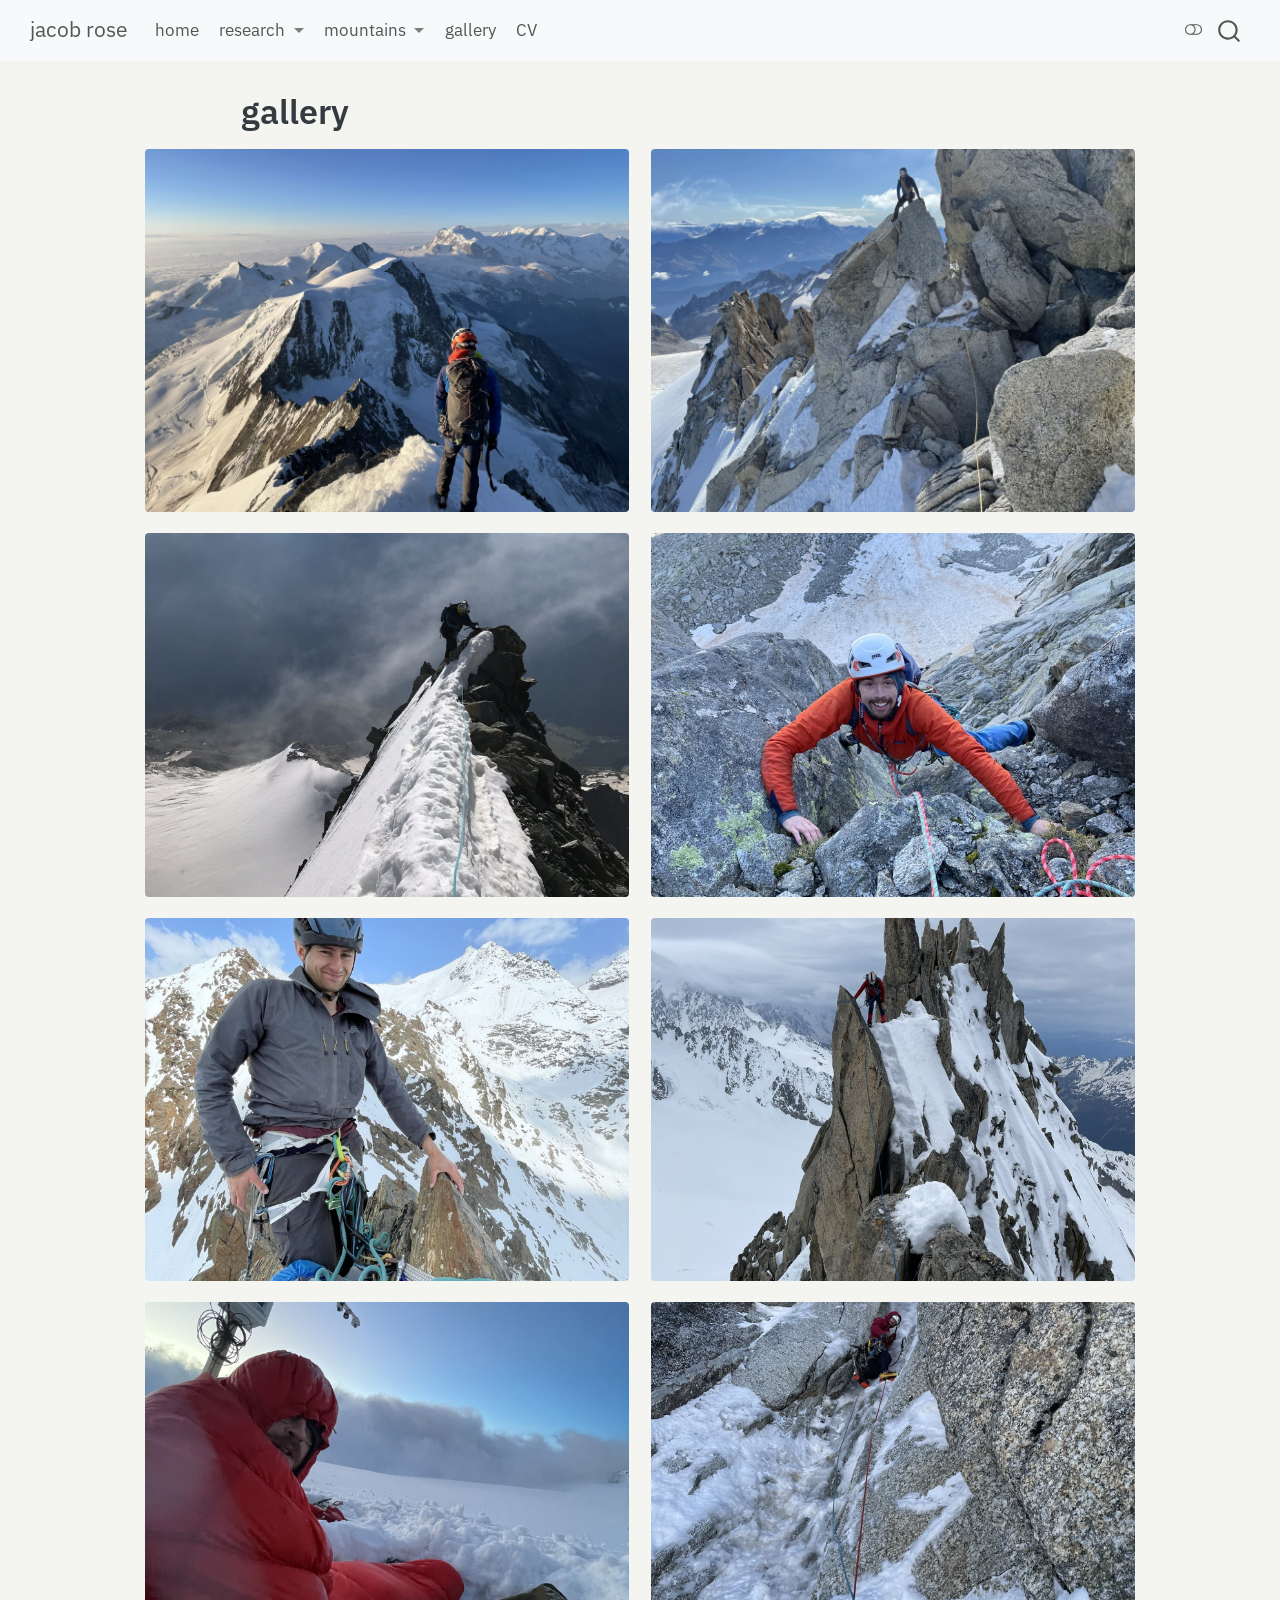
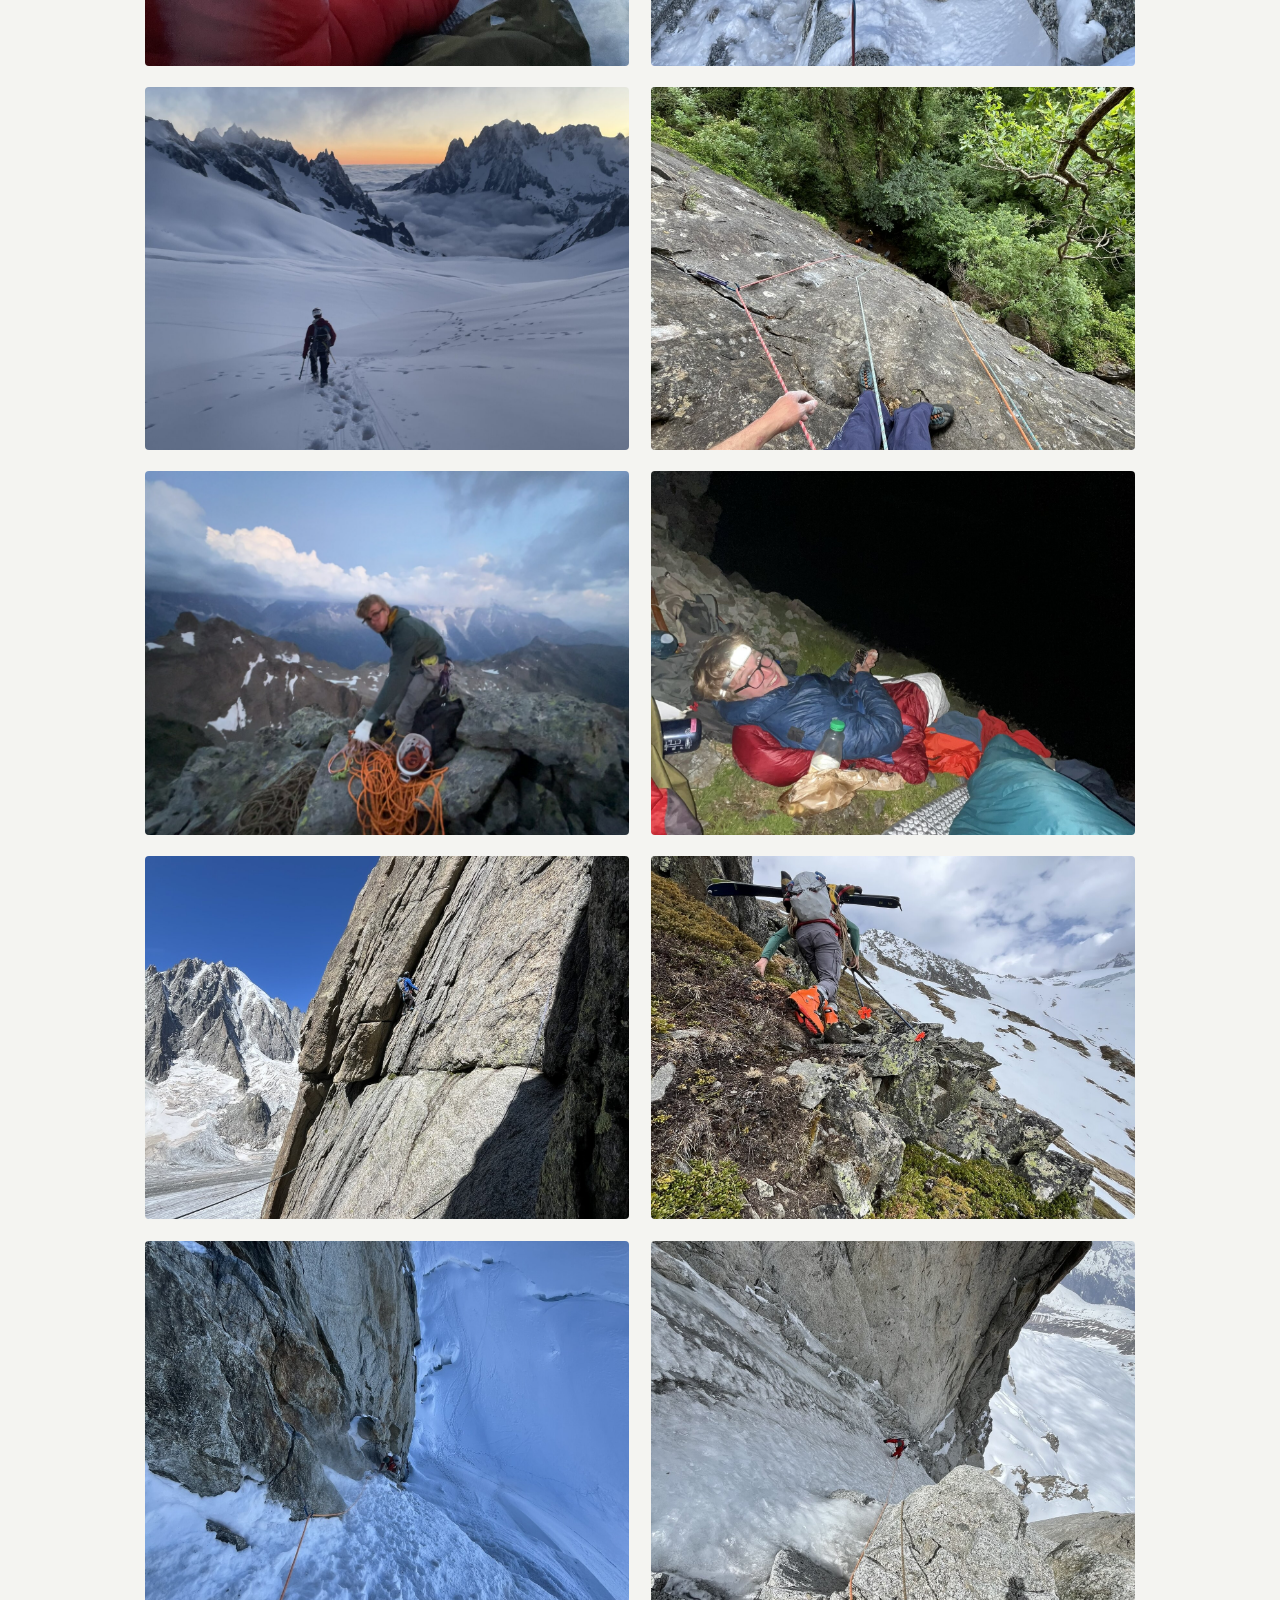
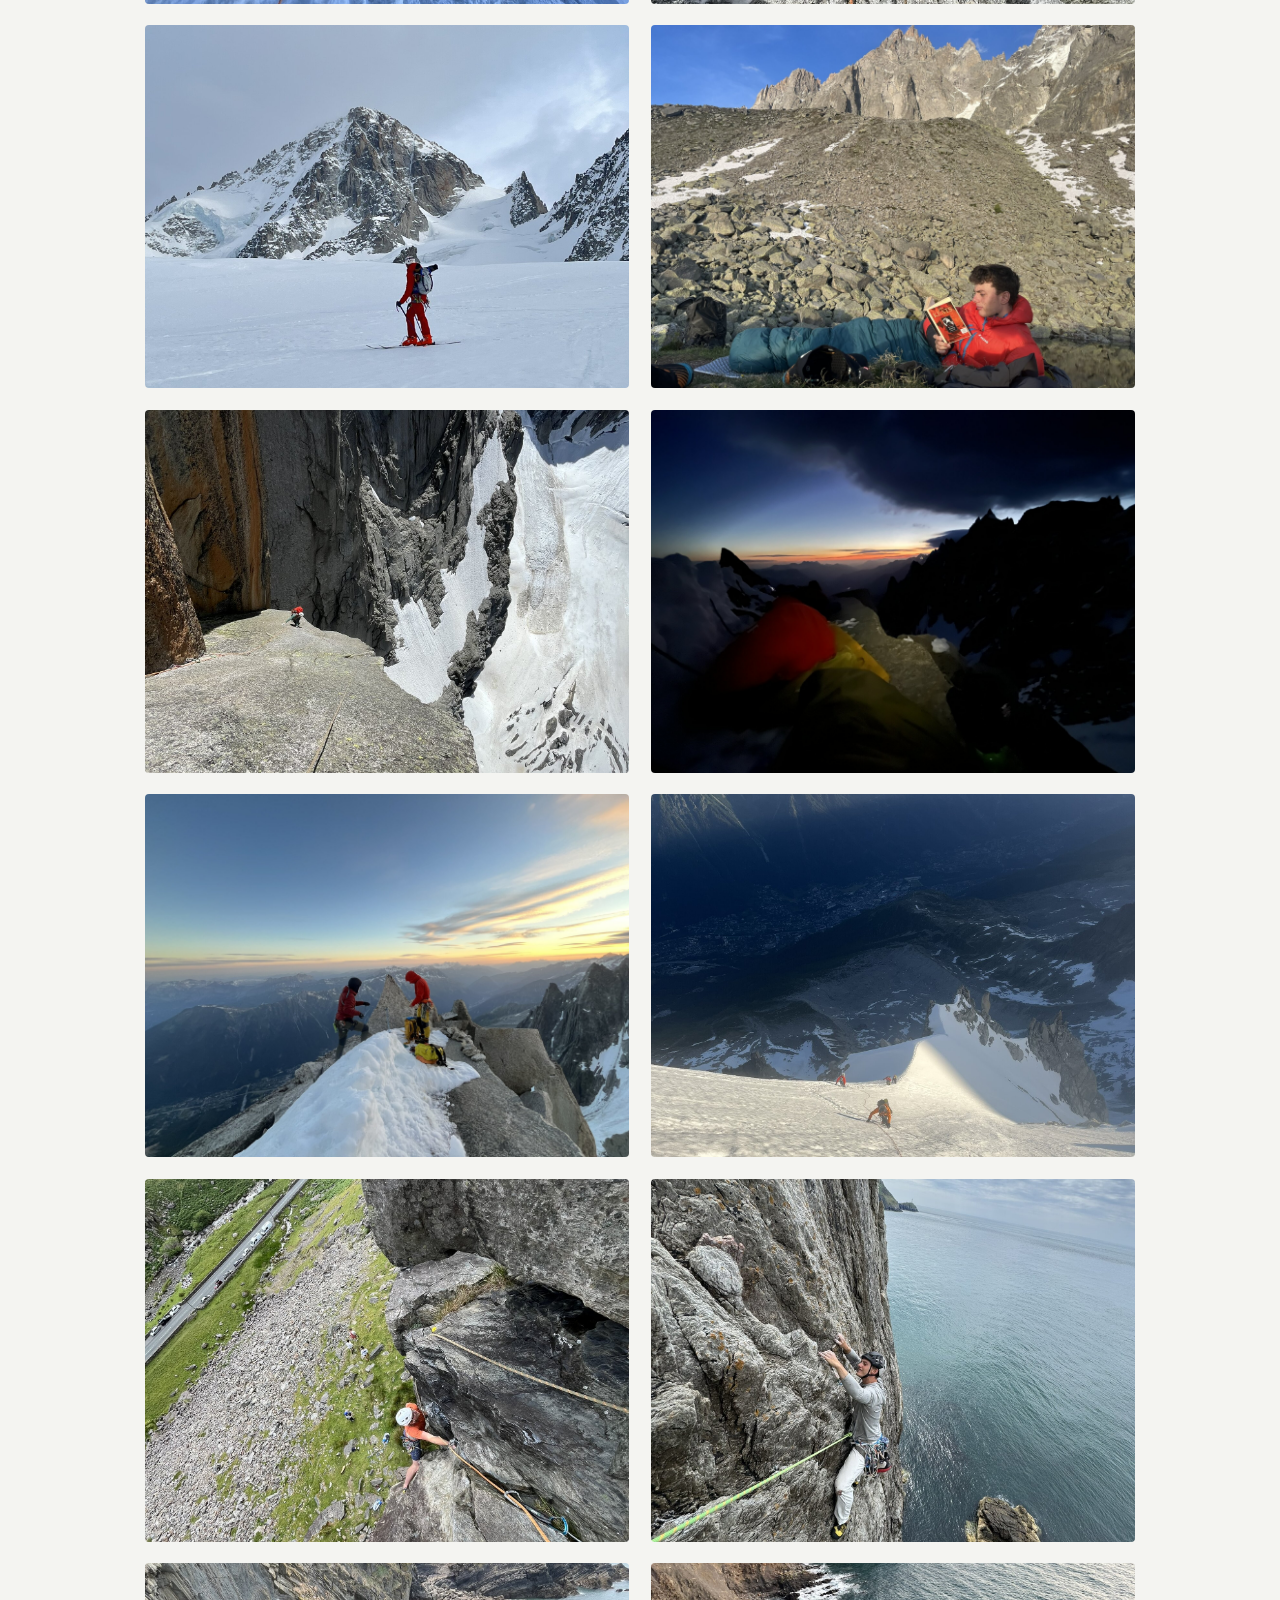
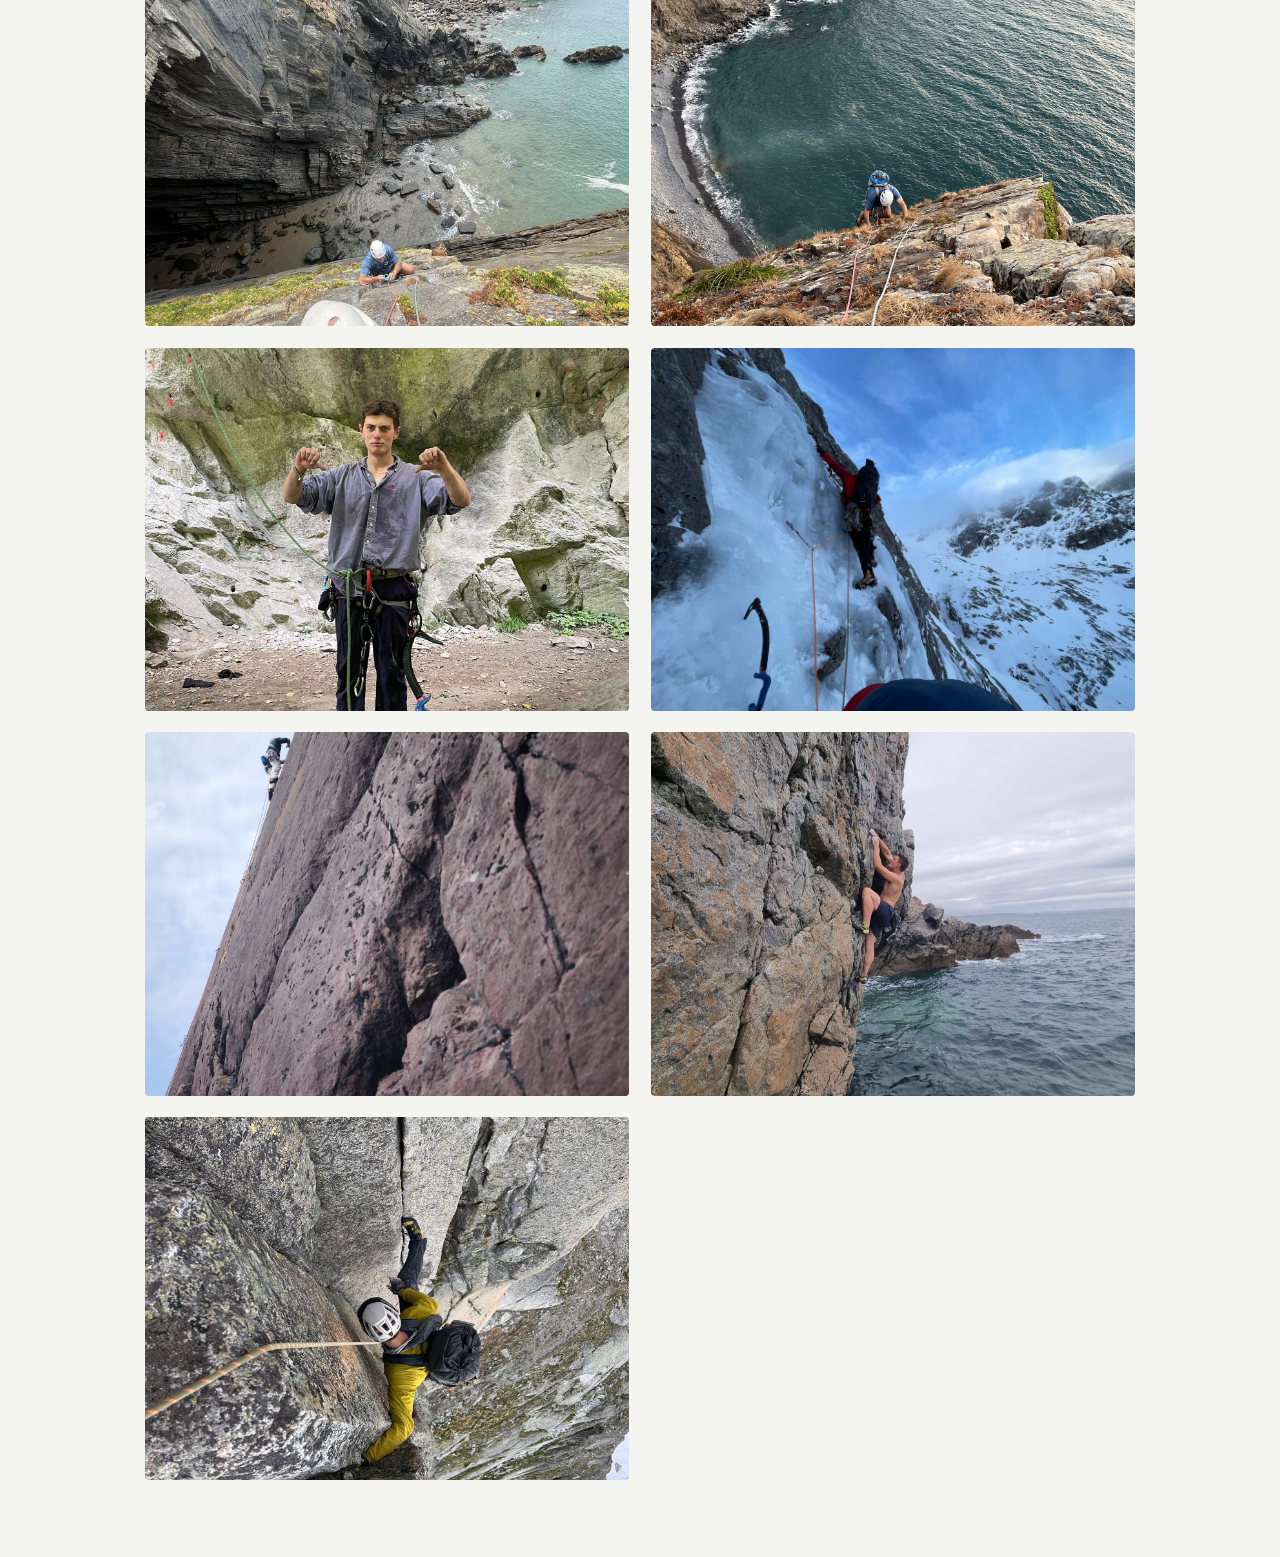
<file: docs/mountains/gallery.html>
<!DOCTYPE html>
<html xmlns="http://www.w3.org/1999/xhtml" lang="en" xml:lang="en"><head>

<meta charset="utf-8">
<meta name="generator" content="quarto-1.5.57">

<meta name="viewport" content="width=device-width, initial-scale=1.0, user-scalable=yes">


<title>gallery – jacob rose</title>
<style>
code{white-space: pre-wrap;}
span.smallcaps{font-variant: small-caps;}
div.columns{display: flex; gap: min(4vw, 1.5em);}
div.column{flex: auto; overflow-x: auto;}
div.hanging-indent{margin-left: 1.5em; text-indent: -1.5em;}
ul.task-list{list-style: none;}
ul.task-list li input[type="checkbox"] {
  width: 0.8em;
  margin: 0 0.8em 0.2em -1em; /* quarto-specific, see https://github.com/quarto-dev/quarto-cli/issues/4556 */ 
  vertical-align: middle;
}
</style>


<script src="../site_libs/quarto-nav/quarto-nav.js"></script>
<script src="../site_libs/quarto-nav/headroom.min.js"></script>
<script src="../site_libs/clipboard/clipboard.min.js"></script>
<script src="../site_libs/quarto-search/autocomplete.umd.js"></script>
<script src="../site_libs/quarto-search/fuse.min.js"></script>
<script src="../site_libs/quarto-search/quarto-search.js"></script>
<meta name="quarto:offset" content="../">
<script src="../site_libs/quarto-html/quarto.js"></script>
<script src="../site_libs/quarto-html/popper.min.js"></script>
<script src="../site_libs/quarto-html/tippy.umd.min.js"></script>
<script src="../site_libs/quarto-html/anchor.min.js"></script>
<link href="../site_libs/quarto-html/tippy.css" rel="stylesheet">
<link href="../site_libs/quarto-html/quarto-syntax-highlighting.css" rel="stylesheet" class="quarto-color-scheme" id="quarto-text-highlighting-styles">
<link href="../site_libs/quarto-html/quarto-syntax-highlighting-dark.css" rel="prefetch" class="quarto-color-scheme quarto-color-alternate" id="quarto-text-highlighting-styles">
<script src="../site_libs/bootstrap/bootstrap.min.js"></script>
<link href="../site_libs/bootstrap/bootstrap-icons.css" rel="stylesheet">
<link href="../site_libs/bootstrap/bootstrap.min.css" rel="stylesheet" class="quarto-color-scheme" id="quarto-bootstrap" data-mode="light">
<link href="../site_libs/bootstrap/bootstrap-dark.min.css" rel="prefetch" class="quarto-color-scheme quarto-color-alternate" id="quarto-bootstrap" data-mode="dark">
<script src="../site_libs/quarto-contrib/glightbox/glightbox.min.js"></script>
<link href="../site_libs/quarto-contrib/glightbox/glightbox.min.css" rel="stylesheet">
<link href="../site_libs/quarto-contrib/glightbox/lightbox.css" rel="stylesheet">
<script id="quarto-search-options" type="application/json">{
  "location": "navbar",
  "copy-button": false,
  "collapse-after": 3,
  "panel-placement": "end",
  "type": "overlay",
  "limit": 50,
  "keyboard-shortcut": [
    "f",
    "/",
    "s"
  ],
  "show-item-context": false,
  "language": {
    "search-no-results-text": "No results",
    "search-matching-documents-text": "matching documents",
    "search-copy-link-title": "Copy link to search",
    "search-hide-matches-text": "Hide additional matches",
    "search-more-match-text": "more match in this document",
    "search-more-matches-text": "more matches in this document",
    "search-clear-button-title": "Clear",
    "search-text-placeholder": "",
    "search-detached-cancel-button-title": "Cancel",
    "search-submit-button-title": "Submit",
    "search-label": "Search"
  }
}</script>


<link rel="stylesheet" href="../styles.css">
</head>

<body class="nav-fixed fullcontent">

<div id="quarto-search-results"></div>
  <header id="quarto-header" class="headroom fixed-top">
    <nav class="navbar navbar-expand-lg " data-bs-theme="dark">
      <div class="navbar-container container-fluid">
      <div class="navbar-brand-container mx-auto">
    <a class="navbar-brand" href="../index.html">
    <span class="navbar-title">jacob rose</span>
    </a>
  </div>
            <div id="quarto-search" class="" title="Search"></div>
          <button class="navbar-toggler" type="button" data-bs-toggle="collapse" data-bs-target="#navbarCollapse" aria-controls="navbarCollapse" role="menu" aria-expanded="false" aria-label="Toggle navigation" onclick="if (window.quartoToggleHeadroom) { window.quartoToggleHeadroom(); }">
  <span class="navbar-toggler-icon"></span>
</button>
          <div class="collapse navbar-collapse" id="navbarCollapse">
            <ul class="navbar-nav navbar-nav-scroll me-auto">
  <li class="nav-item">
    <a class="nav-link" href="../index.html"> 
<span class="menu-text">home</span></a>
  </li>  
  <li class="nav-item dropdown ">
    <a class="nav-link dropdown-toggle" href="#" id="nav-menu-research" role="link" data-bs-toggle="dropdown" aria-expanded="false">
 <span class="menu-text">research</span>
    </a>
    <ul class="dropdown-menu" aria-labelledby="nav-menu-research">    
        <li>
    <a class="dropdown-item" href="../research/index.html">
 <span class="dropdown-text">overview</span></a>
  </li>  
        <li>
    <a class="dropdown-item" href="../research/gallery.html">
 <span class="dropdown-text">gallery</span></a>
  </li>  
    </ul>
  </li>
  <li class="nav-item dropdown ">
    <a class="nav-link dropdown-toggle" href="#" id="nav-menu-mountains" role="link" data-bs-toggle="dropdown" aria-expanded="false">
 <span class="menu-text">mountains</span>
    </a>
    <ul class="dropdown-menu" aria-labelledby="nav-menu-mountains">    
        <li>
    <a class="dropdown-item" href="../mountains/index.html">
 <span class="dropdown-text">overview</span></a>
  </li>  
        <li>
    <a class="dropdown-item" href="../mountains/gallery.html">
 <span class="dropdown-text">gallery</span></a>
  </li>  
    </ul>
  </li>
  <li class="nav-item">
    <a class="nav-link" href="../gallery/index.html"> 
<span class="menu-text">gallery</span></a>
  </li>  
  <li class="nav-item">
    <a class="nav-link" href="../cv.html"> 
<span class="menu-text">CV</span></a>
  </li>  
</ul>
          </div> <!-- /navcollapse -->
            <div class="quarto-navbar-tools">
  <a href="" class="quarto-color-scheme-toggle quarto-navigation-tool  px-1" onclick="window.quartoToggleColorScheme(); return false;" title="Toggle dark mode"><i class="bi"></i></a>
</div>
      </div> <!-- /container-fluid -->
    </nav>
</header>
<!-- content -->
<div id="quarto-content" class="quarto-container page-columns page-rows-contents page-layout-article page-navbar">
<!-- sidebar -->
<!-- margin-sidebar -->
    
<!-- main -->
<main class="content page-columns page-full" id="quarto-document-content">

<header id="title-block-header" class="quarto-title-block default">
<div class="quarto-title">
<h1 class="title">gallery</h1>
</div>



<div class="quarto-title-meta">

    
  
    
  </div>
  


</header>


<div class="cell column-page">
<div class="photo-grid">
<div class="quarto-figure quarto-figure-center">
<figure class="figure">
<p><a href="photos/img_1404.jpg" class="lightbox" data-gallery="gallery" title="Rigby stood at the summit of the Taschorn at first light, gazing back towards the west rib of the Alphubel (which we had climbed two days prior), the Breithorn, and beyond it the vast basin of Switzerland soaked in cloud. Probably the best photo I’ve ever taken."><img src="photos/img_1404.jpg" class="img-fluid figure-img" alt="Rigby stood at the summit of the Taschorn at first light, gazing back towards the west rib of the Alphubel (which we had climbed two days prior), the Breithorn, and beyond it the vast basin of Switzerland soaked in cloud. Probably the best photo I’ve ever taken."></a></p>
<figcaption>Rigby stood at the summit of the Taschorn at first light, gazing back towards the west rib of the Alphubel (which we had climbed two days prior), the Breithorn, and beyond it the vast basin of Switzerland soaked in cloud. Probably the best photo I’ve ever taken.</figcaption>
</figure>
</div>
<div class="quarto-figure quarto-figure-center">
<figure class="figure">
<p><a href="photos/img_1120.jpg" class="lightbox" data-gallery="gallery" title="Rigby high on the Forbes Arete."><img src="photos/img_1120.jpg" class="img-fluid figure-img" alt="Rigby high on the Forbes Arete."></a></p>
<figcaption>Rigby high on the Forbes Arete.</figcaption>
</figure>
</div>
<div class="quarto-figure quarto-figure-center">
<figure class="figure">
<p><a href="photos/img_8360.jpg" class="lightbox" data-gallery="gallery" title="Jim approaching the summit ridge of the Lenspitze."><img src="photos/img_8360.jpg" class="img-fluid figure-img" alt="Jim approaching the summit ridge of the Lenspitze."></a></p>
<figcaption>Jim approaching the summit ridge of the Lenspitze.</figcaption>
</figure>
</div>
<div class="quarto-figure quarto-figure-center">
<figure class="figure">
<p><a href="photos/img_1518.jpg" class="lightbox" data-gallery="gallery" title="Rigby approaching the desperately loose finale of a poorly-protected and hard groove, off-route on low on the Peigne."><img src="photos/img_1518.jpg" class="img-fluid figure-img" alt="Rigby approaching the desperately loose finale of a poorly-protected and hard groove, off-route on low on the Peigne."></a></p>
<figcaption>Rigby approaching the desperately loose finale of a poorly-protected and hard groove, off-route on low on the Peigne.</figcaption>
</figure>
</div>
<div class="quarto-figure quarto-figure-center">
<figure class="figure">
<p><a href="photos/img_0987.jpg" class="lightbox" data-gallery="gallery" title="Jim at the summit of a minor Swiss rock peak. 7-8 pitches, about VS."><img src="photos/img_0987.jpg" class="img-fluid figure-img" alt="Jim at the summit of a minor Swiss rock peak. 7-8 pitches, about VS."></a></p>
<figcaption>Jim at the summit of a minor Swiss rock peak. 7-8 pitches, about VS.</figcaption>
</figure>
</div>
<div class="quarto-figure quarto-figure-center">
<figure class="figure">
<p><a href="photos/img_8006.jpg" class="lightbox" data-gallery="gallery" title="The ridge of the Aiguille du Tour soaked after an unexpected overnight dump."><img src="photos/img_8006.jpg" class="img-fluid figure-img" alt="The ridge of the Aiguille du Tour soaked after an unexpected overnight dump."></a></p>
<figcaption>The ridge of the Aiguille du Tour soaked after an unexpected overnight dump.</figcaption>
</figure>
</div>
<div class="quarto-figure quarto-figure-center">
<figure class="figure">
<p><a href="photos/img_8102.jpg" class="lightbox" data-gallery="gallery" title="Josh huddled in his sleeping bag on our Vallee Blanche bed of snow at 3,300. Sunset."><img src="photos/img_8102.jpg" class="img-fluid figure-img" alt="Josh huddled in his sleeping bag on our Vallee Blanche bed of snow at 3,300. Sunset."></a></p>
<figcaption>Josh huddled in his sleeping bag on our Vallee Blanche bed of snow at 3,300. Sunset.</figcaption>
</figure>
</div>
<div class="quarto-figure quarto-figure-center">
<figure class="figure">
<p><a href="photos/img_8104.jpg" class="lightbox" data-gallery="gallery" title="Josh dispatching the crux coffin-box of the Chere Couloir."><img src="photos/img_8104.jpg" class="img-fluid figure-img" alt="Josh dispatching the crux coffin-box of the Chere Couloir."></a></p>
<figcaption>Josh dispatching the crux coffin-box of the Chere Couloir.</figcaption>
</figure>
</div>
<div class="quarto-figure quarto-figure-center">
<figure class="figure">
<p><a href="photos/img_8135.jpg" class="lightbox" data-gallery="gallery" title="Josh trundling on to the base of the north face of the Tour Ronde at first light."><img src="photos/img_8135.jpg" class="img-fluid figure-img" alt="Josh trundling on to the base of the north face of the Tour Ronde at first light."></a></p>
<figcaption>Josh trundling on to the base of the north face of the Tour Ronde at first light.</figcaption>
</figure>
</div>
<div class="quarto-figure quarto-figure-center">
<figure class="figure">
<p><a href="photos/img_0225.jpg" class="lightbox" data-gallery="gallery" title="Me looking back down at the best HVS in the Wye Valley."><img src="photos/img_0225.jpg" class="img-fluid figure-img" alt="Me looking back down at the best HVS in the Wye Valley."></a></p>
<figcaption>Me looking back down at the best HVS in the Wye Valley.</figcaption>
</figure>
</div>
<div class="quarto-figure quarto-figure-center">
<figure class="figure">
<p><a href="photos/img_1028.jpg" class="lightbox" data-gallery="gallery" title="Joe caught contemplating the daunting imminent descent-in-darkness from the summit of the Pouce after an arduous day up its south face."><img src="photos/img_1028.jpg" class="img-fluid figure-img" alt="Joe caught contemplating the daunting imminent descent-in-darkness from the summit of the Pouce after an arduous day up its south face."></a></p>
<figcaption>Joe caught contemplating the daunting imminent descent-in-darkness from the summit of the Pouce after an arduous day up its south face.</figcaption>
</figure>
</div>
<div class="quarto-figure quarto-figure-center">
<figure class="figure">
<p><a href="photos/img_1032.jpg" class="lightbox" data-gallery="gallery" title="Joe back in his sleeping bag at roughly 2 o’clock in the morning, after four hours of mind-numbingly loose downclimbing and scrambling in total darkness, all unroped. A shared moment of really relishing being back on terra firma."><img src="photos/img_1032.jpg" class="img-fluid figure-img" alt="Joe back in his sleeping bag at roughly 2 o’clock in the morning, after four hours of mind-numbingly loose downclimbing and scrambling in total darkness, all unroped. A shared moment of really relishing being back on terra firma."></a></p>
<figcaption>Joe back in his sleeping bag at roughly 2 o’clock in the morning, after four hours of mind-numbingly loose downclimbing and scrambling in total darkness, all unroped. A shared moment of really relishing being back on terra firma.</figcaption>
</figure>
</div>
<div class="quarto-figure quarto-figure-center">
<figure class="figure">
<p><a href="photos/img_1077.jpg" class="lightbox" data-gallery="gallery" title="Jim crosses from the shadow of the NW spur of the Jardin onto a south facing slab."><img src="photos/img_1077.jpg" class="img-fluid figure-img" alt="Jim crosses from the shadow of the NW spur of the Jardin onto a south facing slab."></a></p>
<figcaption>Jim crosses from the shadow of the NW spur of the Jardin onto a south facing slab.</figcaption>
</figure>
</div>
<div class="quarto-figure quarto-figure-center">
<figure class="figure">
<p><a href="photos/img_5194.jpg" class="lightbox" data-gallery="gallery" title="Joe battling up uncompromising and stubborn terrain to reach the edge of the Tour glacier, skis bandoleered over his ice axes."><img src="photos/img_5194.jpg" class="img-fluid figure-img" alt="Joe battling up uncompromising and stubborn terrain to reach the edge of the Tour glacier, skis bandoleered over his ice axes."></a></p>
<figcaption>Joe battling up uncompromising and stubborn terrain to reach the edge of the Tour glacier, skis bandoleered over his ice axes.</figcaption>
</figure>
</div>
<div class="quarto-figure quarto-figure-center">
<figure class="figure">
<p><a href="photos/img_5215.jpg" class="lightbox" data-gallery="gallery" title="Joe coming up to the overhanging Bergschrund on the NW face of the Chardonnet."><img src="photos/img_5215.jpg" class="img-fluid figure-img" alt="Joe coming up to the overhanging Bergschrund on the NW face of the Chardonnet."></a></p>
<figcaption>Joe coming up to the overhanging Bergschrund on the NW face of the Chardonnet.</figcaption>
</figure>
</div>
<div class="quarto-figure quarto-figure-center">
<figure class="figure">
<p><a href="photos/img_5223.jpg" class="lightbox" data-gallery="gallery" title="Joe coming up the penultimate steep, bullet-hard ice pitch of the Charlet-Bettembourg, shortly before an interminable descent on free-hanging abseils back to our skis."><img src="photos/img_5223.jpg" class="img-fluid figure-img" alt="Joe coming up the penultimate steep, bullet-hard ice pitch of the Charlet-Bettembourg, shortly before an interminable descent on free-hanging abseils back to our skis."></a></p>
<figcaption>Joe coming up the penultimate steep, bullet-hard ice pitch of the Charlet-Bettembourg, shortly before an interminable descent on free-hanging abseils back to our skis.</figcaption>
</figure>
</div>
<div class="quarto-figure quarto-figure-center">
<figure class="figure">
<p><a href="photos/img_5227.jpg" class="lightbox" data-gallery="gallery" title="Visitor foregrounding the visited."><img src="photos/img_5227.jpg" class="img-fluid figure-img" alt="Visitor foregrounding the visited."></a></p>
<figcaption>Visitor foregrounding the visited.</figcaption>
</figure>
</div>
<div class="quarto-figure quarto-figure-center">
<figure class="figure">
<p><a href="photos/img_6169.jpg" class="lightbox" data-gallery="gallery" title="Keats at the Bivouac. Behind me looms the towering spires of the Blatiere’s north face. The next day we would try, and fail, to weave our way between them to the summit."><img src="photos/img_6169.jpg" class="img-fluid figure-img" alt="Keats at the Bivouac. Behind me looms the towering spires of the Blatiere’s north face. The next day we would try, and fail, to weave our way between them to the summit."></a></p>
<figcaption>Keats at the Bivouac. Behind me looms the towering spires of the Blatiere’s north face. The next day we would try, and fail, to weave our way between them to the summit.</figcaption>
</figure>
</div>
<div class="quarto-figure quarto-figure-center">
<figure class="figure">
<p><a href="photos/img_6186.jpg" class="lightbox" data-gallery="gallery" title="Joe padding up the superb hanging slab on the Nabot Leon."><img src="photos/img_6186.jpg" class="img-fluid figure-img" alt="Joe padding up the superb hanging slab on the Nabot Leon."></a></p>
<figcaption>Joe padding up the superb hanging slab on the Nabot Leon.</figcaption>
</figure>
</div>
<div class="quarto-figure quarto-figure-center">
<figure class="figure">
<p><a href="photos/img_6251.jpg" class="lightbox" data-gallery="gallery" title="Night time on a tiny snow-covered ledge at 3500m."><img src="photos/img_6251.jpg" class="img-fluid figure-img" alt="Night time on a tiny snow-covered ledge at 3500m."></a></p>
<figcaption>Night time on a tiny snow-covered ledge at 3500m.</figcaption>
</figure>
</div>
<div class="quarto-figure quarto-figure-center">
<figure class="figure">
<p><a href="photos/img_6256.jpg" class="lightbox" data-gallery="gallery" title="Sunrise on the Frendo."><img src="photos/img_6256.jpg" class="img-fluid figure-img" alt="Sunrise on the Frendo."></a></p>
<figcaption>Sunrise on the Frendo.</figcaption>
</figure>
</div>
<div class="quarto-figure quarto-figure-center">
<figure class="figure">
<p><a href="photos/img_6259.jpg" class="lightbox" data-gallery="gallery" title="Harry burying his axes and crampons deep into the snow and ice with endless purposive movement, aware of the kilometre of air beneath his feet and the rope hanging slack between us with nothing on it."><img src="photos/img_6259.jpg" class="img-fluid figure-img" alt="Harry burying his axes and crampons deep into the snow and ice with endless purposive movement, aware of the kilometre of air beneath his feet and the rope hanging slack between us with nothing on it."></a></p>
<figcaption>Harry burying his axes and crampons deep into the snow and ice with endless purposive movement, aware of the kilometre of air beneath his feet and the rope hanging slack between us with nothing on it.</figcaption>
</figure>
</div>
<div class="quarto-figure quarto-figure-center">
<figure class="figure">
<p><a href="photos/img_6352.jpg" class="lightbox" data-gallery="gallery" title="Joe peering past the sting in the tail of Brandt Direct."><img src="photos/img_6352.jpg" class="img-fluid figure-img" alt="Joe peering past the sting in the tail of Brandt Direct."></a></p>
<figcaption>Joe peering past the sting in the tail of Brandt Direct.</figcaption>
</figure>
</div>
<div class="quarto-figure quarto-figure-center">
<figure class="figure">
<p><a href="photos/img_0787.jpg" class="lightbox" data-gallery="gallery" title="Me at Gogarth."><img src="photos/img_0787.jpg" class="img-fluid figure-img" alt="Me at Gogarth."></a></p>
<figcaption>Me at Gogarth.</figcaption>
</figure>
</div>
<div class="quarto-figure quarto-figure-center">
<figure class="figure">
<p><a href="photos/img_7365.jpg" class="lightbox" data-gallery="gallery" title="My dad on Shangri-La as tides reveal a cove beneath us."><img src="photos/img_7365.jpg" class="img-fluid figure-img" alt="My dad on Shangri-La as tides reveal a cove beneath us."></a></p>
<figcaption>My dad on Shangri-La as tides reveal a cove beneath us.</figcaption>
</figure>
</div>
<div class="quarto-figure quarto-figure-center">
<figure class="figure">
<p><a href="photos/img_7423.jpg" class="lightbox" data-gallery="gallery" title="David bathed in golden hour as he clambers up the final metres of Wrecker’s Slab, not another soul for miles."><img src="photos/img_7423.jpg" class="img-fluid figure-img" alt="David bathed in golden hour as he clambers up the final metres of Wrecker’s Slab, not another soul for miles."></a></p>
<figcaption>David bathed in golden hour as he clambers up the final metres of Wrecker’s Slab, not another soul for miles.</figcaption>
</figure>
</div>
<div class="quarto-figure quarto-figure-center">
<figure class="figure">
<p><a href="photos/475eeed5-6b8c-40c5-acb3-a60b06c27d4b.jpg" class="lightbox" data-gallery="gallery" title="Portrait of the author."><img src="photos/475eeed5-6b8c-40c5-acb3-a60b06c27d4b.jpg" class="img-fluid figure-img" alt="Portrait of the author."></a></p>
<figcaption>Portrait of the author.</figcaption>
</figure>
</div>
<div class="quarto-figure quarto-figure-center">
<figure class="figure">
<p><a href="photos/76eb3b0e-50ac-4b66-a40a-7efe87738c72.jpg" class="lightbox" data-gallery="gallery" title="Me pulling onto the first ice fall of Vanishing Gully."><img src="photos/76eb3b0e-50ac-4b66-a40a-7efe87738c72.jpg" class="img-fluid figure-img" alt="Me pulling onto the first ice fall of Vanishing Gully."></a></p>
<figcaption>Me pulling onto the first ice fall of Vanishing Gully.</figcaption>
</figure>
</div>
<div class="quarto-figure quarto-figure-center">
<figure class="figure">
<p><a href="photos/be7e8af0-a65e-4dc6-92ec-24eab3af8d8a.jpg" class="lightbox" data-gallery="gallery" title="Me padding up a north Pembroke slab protected by peanuts."><img src="photos/be7e8af0-a65e-4dc6-92ec-24eab3af8d8a.jpg" class="img-fluid figure-img" alt="Me padding up a north Pembroke slab protected by peanuts."></a></p>
<figcaption>Me padding up a north Pembroke slab protected by peanuts.</figcaption>
</figure>
</div>
<div class="quarto-figure quarto-figure-center">
<figure class="figure">
<p><a href="photos/c5f1f65e-943b-4a06-9f72-4cb31880356e.jpg" class="lightbox" data-gallery="gallery" title="The Lobster Pot."><img src="photos/c5f1f65e-943b-4a06-9f72-4cb31880356e.jpg" class="img-fluid figure-img" alt="The Lobster Pot."></a></p>
<figcaption>The Lobster Pot.</figcaption>
</figure>
</div>
<div class="quarto-figure quarto-figure-center">
<figure class="figure">
<p><a href="photos/fb9e3bef-dc97-4f2a-adab-46739d437c8e.jpg" class="lightbox" data-gallery="gallery" title="Me on the first steep chimney of the Blatiere."><img src="photos/fb9e3bef-dc97-4f2a-adab-46739d437c8e.jpg" class="img-fluid figure-img" alt="Me on the first steep chimney of the Blatiere."></a></p>
<figcaption>Me on the first steep chimney of the Blatiere.</figcaption>
</figure>
</div>
</div>
</div>



</main> <!-- /main -->
<script id="quarto-html-after-body" type="application/javascript">
window.document.addEventListener("DOMContentLoaded", function (event) {
  const toggleBodyColorMode = (bsSheetEl) => {
    const mode = bsSheetEl.getAttribute("data-mode");
    const bodyEl = window.document.querySelector("body");
    if (mode === "dark") {
      bodyEl.classList.add("quarto-dark");
      bodyEl.classList.remove("quarto-light");
    } else {
      bodyEl.classList.add("quarto-light");
      bodyEl.classList.remove("quarto-dark");
    }
  }
  const toggleBodyColorPrimary = () => {
    const bsSheetEl = window.document.querySelector("link#quarto-bootstrap");
    if (bsSheetEl) {
      toggleBodyColorMode(bsSheetEl);
    }
  }
  toggleBodyColorPrimary();  
  const disableStylesheet = (stylesheets) => {
    for (let i=0; i < stylesheets.length; i++) {
      const stylesheet = stylesheets[i];
      stylesheet.rel = 'prefetch';
    }
  }
  const enableStylesheet = (stylesheets) => {
    for (let i=0; i < stylesheets.length; i++) {
      const stylesheet = stylesheets[i];
      stylesheet.rel = 'stylesheet';
    }
  }
  const manageTransitions = (selector, allowTransitions) => {
    const els = window.document.querySelectorAll(selector);
    for (let i=0; i < els.length; i++) {
      const el = els[i];
      if (allowTransitions) {
        el.classList.remove('notransition');
      } else {
        el.classList.add('notransition');
      }
    }
  }
  const toggleGiscusIfUsed = (isAlternate, darkModeDefault) => {
    const baseTheme = document.querySelector('#giscus-base-theme')?.value ?? 'light';
    const alternateTheme = document.querySelector('#giscus-alt-theme')?.value ?? 'dark';
    let newTheme = '';
    if(darkModeDefault) {
      newTheme = isAlternate ? baseTheme : alternateTheme;
    } else {
      newTheme = isAlternate ? alternateTheme : baseTheme;
    }
    const changeGiscusTheme = () => {
      // From: https://github.com/giscus/giscus/issues/336
      const sendMessage = (message) => {
        const iframe = document.querySelector('iframe.giscus-frame');
        if (!iframe) return;
        iframe.contentWindow.postMessage({ giscus: message }, 'https://giscus.app');
      }
      sendMessage({
        setConfig: {
          theme: newTheme
        }
      });
    }
    const isGiscussLoaded = window.document.querySelector('iframe.giscus-frame') !== null;
    if (isGiscussLoaded) {
      changeGiscusTheme();
    }
  }
  const toggleColorMode = (alternate) => {
    // Switch the stylesheets
    const alternateStylesheets = window.document.querySelectorAll('link.quarto-color-scheme.quarto-color-alternate');
    manageTransitions('#quarto-margin-sidebar .nav-link', false);
    if (alternate) {
      enableStylesheet(alternateStylesheets);
      for (const sheetNode of alternateStylesheets) {
        if (sheetNode.id === "quarto-bootstrap") {
          toggleBodyColorMode(sheetNode);
        }
      }
    } else {
      disableStylesheet(alternateStylesheets);
      toggleBodyColorPrimary();
    }
    manageTransitions('#quarto-margin-sidebar .nav-link', true);
    // Switch the toggles
    const toggles = window.document.querySelectorAll('.quarto-color-scheme-toggle');
    for (let i=0; i < toggles.length; i++) {
      const toggle = toggles[i];
      if (toggle) {
        if (alternate) {
          toggle.classList.add("alternate");     
        } else {
          toggle.classList.remove("alternate");
        }
      }
    }
    // Hack to workaround the fact that safari doesn't
    // properly recolor the scrollbar when toggling (#1455)
    if (navigator.userAgent.indexOf('Safari') > 0 && navigator.userAgent.indexOf('Chrome') == -1) {
      manageTransitions("body", false);
      window.scrollTo(0, 1);
      setTimeout(() => {
        window.scrollTo(0, 0);
        manageTransitions("body", true);
      }, 40);  
    }
  }
  const isFileUrl = () => { 
    return window.location.protocol === 'file:';
  }
  const hasAlternateSentinel = () => {  
    let styleSentinel = getColorSchemeSentinel();
    if (styleSentinel !== null) {
      return styleSentinel === "alternate";
    } else {
      return false;
    }
  }
  const setStyleSentinel = (alternate) => {
    const value = alternate ? "alternate" : "default";
    if (!isFileUrl()) {
      window.localStorage.setItem("quarto-color-scheme", value);
    } else {
      localAlternateSentinel = value;
    }
  }
  const getColorSchemeSentinel = () => {
    if (!isFileUrl()) {
      const storageValue = window.localStorage.getItem("quarto-color-scheme");
      return storageValue != null ? storageValue : localAlternateSentinel;
    } else {
      return localAlternateSentinel;
    }
  }
  const darkModeDefault = false;
  let localAlternateSentinel = darkModeDefault ? 'alternate' : 'default';
  // Dark / light mode switch
  window.quartoToggleColorScheme = () => {
    // Read the current dark / light value 
    let toAlternate = !hasAlternateSentinel();
    toggleColorMode(toAlternate);
    setStyleSentinel(toAlternate);
    toggleGiscusIfUsed(toAlternate, darkModeDefault);
  };
  // Ensure there is a toggle, if there isn't float one in the top right
  if (window.document.querySelector('.quarto-color-scheme-toggle') === null) {
    const a = window.document.createElement('a');
    a.classList.add('top-right');
    a.classList.add('quarto-color-scheme-toggle');
    a.href = "";
    a.onclick = function() { try { window.quartoToggleColorScheme(); } catch {} return false; };
    const i = window.document.createElement("i");
    i.classList.add('bi');
    a.appendChild(i);
    window.document.body.appendChild(a);
  }
  // Switch to dark mode if need be
  if (hasAlternateSentinel()) {
    toggleColorMode(true);
  } else {
    toggleColorMode(false);
  }
  const icon = "";
  const anchorJS = new window.AnchorJS();
  anchorJS.options = {
    placement: 'right',
    icon: icon
  };
  anchorJS.add('.anchored');
  const isCodeAnnotation = (el) => {
    for (const clz of el.classList) {
      if (clz.startsWith('code-annotation-')) {                     
        return true;
      }
    }
    return false;
  }
  const onCopySuccess = function(e) {
    // button target
    const button = e.trigger;
    // don't keep focus
    button.blur();
    // flash "checked"
    button.classList.add('code-copy-button-checked');
    var currentTitle = button.getAttribute("title");
    button.setAttribute("title", "Copied!");
    let tooltip;
    if (window.bootstrap) {
      button.setAttribute("data-bs-toggle", "tooltip");
      button.setAttribute("data-bs-placement", "left");
      button.setAttribute("data-bs-title", "Copied!");
      tooltip = new bootstrap.Tooltip(button, 
        { trigger: "manual", 
          customClass: "code-copy-button-tooltip",
          offset: [0, -8]});
      tooltip.show();    
    }
    setTimeout(function() {
      if (tooltip) {
        tooltip.hide();
        button.removeAttribute("data-bs-title");
        button.removeAttribute("data-bs-toggle");
        button.removeAttribute("data-bs-placement");
      }
      button.setAttribute("title", currentTitle);
      button.classList.remove('code-copy-button-checked');
    }, 1000);
    // clear code selection
    e.clearSelection();
  }
  const getTextToCopy = function(trigger) {
      const codeEl = trigger.previousElementSibling.cloneNode(true);
      for (const childEl of codeEl.children) {
        if (isCodeAnnotation(childEl)) {
          childEl.remove();
        }
      }
      return codeEl.innerText;
  }
  const clipboard = new window.ClipboardJS('.code-copy-button:not([data-in-quarto-modal])', {
    text: getTextToCopy
  });
  clipboard.on('success', onCopySuccess);
  if (window.document.getElementById('quarto-embedded-source-code-modal')) {
    // For code content inside modals, clipBoardJS needs to be initialized with a container option
    // TODO: Check when it could be a function (https://github.com/zenorocha/clipboard.js/issues/860)
    const clipboardModal = new window.ClipboardJS('.code-copy-button[data-in-quarto-modal]', {
      text: getTextToCopy,
      container: window.document.getElementById('quarto-embedded-source-code-modal')
    });
    clipboardModal.on('success', onCopySuccess);
  }
    var localhostRegex = new RegExp(/^(?:http|https):\/\/localhost\:?[0-9]*\//);
    var mailtoRegex = new RegExp(/^mailto:/);
      var filterRegex = new RegExp("https:\/\/jmor6018\.github\.io\/jacob-site\/");
    var isInternal = (href) => {
        return filterRegex.test(href) || localhostRegex.test(href) || mailtoRegex.test(href);
    }
    // Inspect non-navigation links and adorn them if external
 	var links = window.document.querySelectorAll('a[href]:not(.nav-link):not(.navbar-brand):not(.toc-action):not(.sidebar-link):not(.sidebar-item-toggle):not(.pagination-link):not(.no-external):not([aria-hidden]):not(.dropdown-item):not(.quarto-navigation-tool):not(.about-link)');
    for (var i=0; i<links.length; i++) {
      const link = links[i];
      if (!isInternal(link.href)) {
        // undo the damage that might have been done by quarto-nav.js in the case of
        // links that we want to consider external
        if (link.dataset.originalHref !== undefined) {
          link.href = link.dataset.originalHref;
        }
      }
    }
  function tippyHover(el, contentFn, onTriggerFn, onUntriggerFn) {
    const config = {
      allowHTML: true,
      maxWidth: 500,
      delay: 100,
      arrow: false,
      appendTo: function(el) {
          return el.parentElement;
      },
      interactive: true,
      interactiveBorder: 10,
      theme: 'quarto',
      placement: 'bottom-start',
    };
    if (contentFn) {
      config.content = contentFn;
    }
    if (onTriggerFn) {
      config.onTrigger = onTriggerFn;
    }
    if (onUntriggerFn) {
      config.onUntrigger = onUntriggerFn;
    }
    window.tippy(el, config); 
  }
  const noterefs = window.document.querySelectorAll('a[role="doc-noteref"]');
  for (var i=0; i<noterefs.length; i++) {
    const ref = noterefs[i];
    tippyHover(ref, function() {
      // use id or data attribute instead here
      let href = ref.getAttribute('data-footnote-href') || ref.getAttribute('href');
      try { href = new URL(href).hash; } catch {}
      const id = href.replace(/^#\/?/, "");
      const note = window.document.getElementById(id);
      if (note) {
        return note.innerHTML;
      } else {
        return "";
      }
    });
  }
  const xrefs = window.document.querySelectorAll('a.quarto-xref');
  const processXRef = (id, note) => {
    // Strip column container classes
    const stripColumnClz = (el) => {
      el.classList.remove("page-full", "page-columns");
      if (el.children) {
        for (const child of el.children) {
          stripColumnClz(child);
        }
      }
    }
    stripColumnClz(note)
    if (id === null || id.startsWith('sec-')) {
      // Special case sections, only their first couple elements
      const container = document.createElement("div");
      if (note.children && note.children.length > 2) {
        container.appendChild(note.children[0].cloneNode(true));
        for (let i = 1; i < note.children.length; i++) {
          const child = note.children[i];
          if (child.tagName === "P" && child.innerText === "") {
            continue;
          } else {
            container.appendChild(child.cloneNode(true));
            break;
          }
        }
        if (window.Quarto?.typesetMath) {
          window.Quarto.typesetMath(container);
        }
        return container.innerHTML
      } else {
        if (window.Quarto?.typesetMath) {
          window.Quarto.typesetMath(note);
        }
        return note.innerHTML;
      }
    } else {
      // Remove any anchor links if they are present
      const anchorLink = note.querySelector('a.anchorjs-link');
      if (anchorLink) {
        anchorLink.remove();
      }
      if (window.Quarto?.typesetMath) {
        window.Quarto.typesetMath(note);
      }
      // TODO in 1.5, we should make sure this works without a callout special case
      if (note.classList.contains("callout")) {
        return note.outerHTML;
      } else {
        return note.innerHTML;
      }
    }
  }
  for (var i=0; i<xrefs.length; i++) {
    const xref = xrefs[i];
    tippyHover(xref, undefined, function(instance) {
      instance.disable();
      let url = xref.getAttribute('href');
      let hash = undefined; 
      if (url.startsWith('#')) {
        hash = url;
      } else {
        try { hash = new URL(url).hash; } catch {}
      }
      if (hash) {
        const id = hash.replace(/^#\/?/, "");
        const note = window.document.getElementById(id);
        if (note !== null) {
          try {
            const html = processXRef(id, note.cloneNode(true));
            instance.setContent(html);
          } finally {
            instance.enable();
            instance.show();
          }
        } else {
          // See if we can fetch this
          fetch(url.split('#')[0])
          .then(res => res.text())
          .then(html => {
            const parser = new DOMParser();
            const htmlDoc = parser.parseFromString(html, "text/html");
            const note = htmlDoc.getElementById(id);
            if (note !== null) {
              const html = processXRef(id, note);
              instance.setContent(html);
            } 
          }).finally(() => {
            instance.enable();
            instance.show();
          });
        }
      } else {
        // See if we can fetch a full url (with no hash to target)
        // This is a special case and we should probably do some content thinning / targeting
        fetch(url)
        .then(res => res.text())
        .then(html => {
          const parser = new DOMParser();
          const htmlDoc = parser.parseFromString(html, "text/html");
          const note = htmlDoc.querySelector('main.content');
          if (note !== null) {
            // This should only happen for chapter cross references
            // (since there is no id in the URL)
            // remove the first header
            if (note.children.length > 0 && note.children[0].tagName === "HEADER") {
              note.children[0].remove();
            }
            const html = processXRef(null, note);
            instance.setContent(html);
          } 
        }).finally(() => {
          instance.enable();
          instance.show();
        });
      }
    }, function(instance) {
    });
  }
      let selectedAnnoteEl;
      const selectorForAnnotation = ( cell, annotation) => {
        let cellAttr = 'data-code-cell="' + cell + '"';
        let lineAttr = 'data-code-annotation="' +  annotation + '"';
        const selector = 'span[' + cellAttr + '][' + lineAttr + ']';
        return selector;
      }
      const selectCodeLines = (annoteEl) => {
        const doc = window.document;
        const targetCell = annoteEl.getAttribute("data-target-cell");
        const targetAnnotation = annoteEl.getAttribute("data-target-annotation");
        const annoteSpan = window.document.querySelector(selectorForAnnotation(targetCell, targetAnnotation));
        const lines = annoteSpan.getAttribute("data-code-lines").split(",");
        const lineIds = lines.map((line) => {
          return targetCell + "-" + line;
        })
        let top = null;
        let height = null;
        let parent = null;
        if (lineIds.length > 0) {
            //compute the position of the single el (top and bottom and make a div)
            const el = window.document.getElementById(lineIds[0]);
            top = el.offsetTop;
            height = el.offsetHeight;
            parent = el.parentElement.parentElement;
          if (lineIds.length > 1) {
            const lastEl = window.document.getElementById(lineIds[lineIds.length - 1]);
            const bottom = lastEl.offsetTop + lastEl.offsetHeight;
            height = bottom - top;
          }
          if (top !== null && height !== null && parent !== null) {
            // cook up a div (if necessary) and position it 
            let div = window.document.getElementById("code-annotation-line-highlight");
            if (div === null) {
              div = window.document.createElement("div");
              div.setAttribute("id", "code-annotation-line-highlight");
              div.style.position = 'absolute';
              parent.appendChild(div);
            }
            div.style.top = top - 2 + "px";
            div.style.height = height + 4 + "px";
            div.style.left = 0;
            let gutterDiv = window.document.getElementById("code-annotation-line-highlight-gutter");
            if (gutterDiv === null) {
              gutterDiv = window.document.createElement("div");
              gutterDiv.setAttribute("id", "code-annotation-line-highlight-gutter");
              gutterDiv.style.position = 'absolute';
              const codeCell = window.document.getElementById(targetCell);
              const gutter = codeCell.querySelector('.code-annotation-gutter');
              gutter.appendChild(gutterDiv);
            }
            gutterDiv.style.top = top - 2 + "px";
            gutterDiv.style.height = height + 4 + "px";
          }
          selectedAnnoteEl = annoteEl;
        }
      };
      const unselectCodeLines = () => {
        const elementsIds = ["code-annotation-line-highlight", "code-annotation-line-highlight-gutter"];
        elementsIds.forEach((elId) => {
          const div = window.document.getElementById(elId);
          if (div) {
            div.remove();
          }
        });
        selectedAnnoteEl = undefined;
      };
        // Handle positioning of the toggle
    window.addEventListener(
      "resize",
      throttle(() => {
        elRect = undefined;
        if (selectedAnnoteEl) {
          selectCodeLines(selectedAnnoteEl);
        }
      }, 10)
    );
    function throttle(fn, ms) {
    let throttle = false;
    let timer;
      return (...args) => {
        if(!throttle) { // first call gets through
            fn.apply(this, args);
            throttle = true;
        } else { // all the others get throttled
            if(timer) clearTimeout(timer); // cancel #2
            timer = setTimeout(() => {
              fn.apply(this, args);
              timer = throttle = false;
            }, ms);
        }
      };
    }
      // Attach click handler to the DT
      const annoteDls = window.document.querySelectorAll('dt[data-target-cell]');
      for (const annoteDlNode of annoteDls) {
        annoteDlNode.addEventListener('click', (event) => {
          const clickedEl = event.target;
          if (clickedEl !== selectedAnnoteEl) {
            unselectCodeLines();
            const activeEl = window.document.querySelector('dt[data-target-cell].code-annotation-active');
            if (activeEl) {
              activeEl.classList.remove('code-annotation-active');
            }
            selectCodeLines(clickedEl);
            clickedEl.classList.add('code-annotation-active');
          } else {
            // Unselect the line
            unselectCodeLines();
            clickedEl.classList.remove('code-annotation-active');
          }
        });
      }
  const findCites = (el) => {
    const parentEl = el.parentElement;
    if (parentEl) {
      const cites = parentEl.dataset.cites;
      if (cites) {
        return {
          el,
          cites: cites.split(' ')
        };
      } else {
        return findCites(el.parentElement)
      }
    } else {
      return undefined;
    }
  };
  var bibliorefs = window.document.querySelectorAll('a[role="doc-biblioref"]');
  for (var i=0; i<bibliorefs.length; i++) {
    const ref = bibliorefs[i];
    const citeInfo = findCites(ref);
    if (citeInfo) {
      tippyHover(citeInfo.el, function() {
        var popup = window.document.createElement('div');
        citeInfo.cites.forEach(function(cite) {
          var citeDiv = window.document.createElement('div');
          citeDiv.classList.add('hanging-indent');
          citeDiv.classList.add('csl-entry');
          var biblioDiv = window.document.getElementById('ref-' + cite);
          if (biblioDiv) {
            citeDiv.innerHTML = biblioDiv.innerHTML;
          }
          popup.appendChild(citeDiv);
        });
        return popup.innerHTML;
      });
    }
  }
});
</script>
</div> <!-- /content -->
<script>var lightboxQuarto = GLightbox({"closeEffect":"zoom","selector":".lightbox","openEffect":"zoom","descPosition":"bottom","loop":true});
(function() {
  let previousOnload = window.onload;
  window.onload = () => {
    if (previousOnload) {
      previousOnload();
    }
    lightboxQuarto.on('slide_before_load', (data) => {
      const { slideIndex, slideNode, slideConfig, player, trigger } = data;
      const href = trigger.getAttribute('href');
      if (href !== null) {
        const imgEl = window.document.querySelector(`a[href="${href}"] img`);
        if (imgEl !== null) {
          const srcAttr = imgEl.getAttribute("src");
          if (srcAttr && srcAttr.startsWith("data:")) {
            slideConfig.href = srcAttr;
          }
        }
      } 
    });
  
    lightboxQuarto.on('slide_after_load', (data) => {
      const { slideIndex, slideNode, slideConfig, player, trigger } = data;
      if (window.Quarto?.typesetMath) {
        window.Quarto.typesetMath(slideNode);
      }
    });
  
  };
  
})();
          </script>




</body></html>
</file>
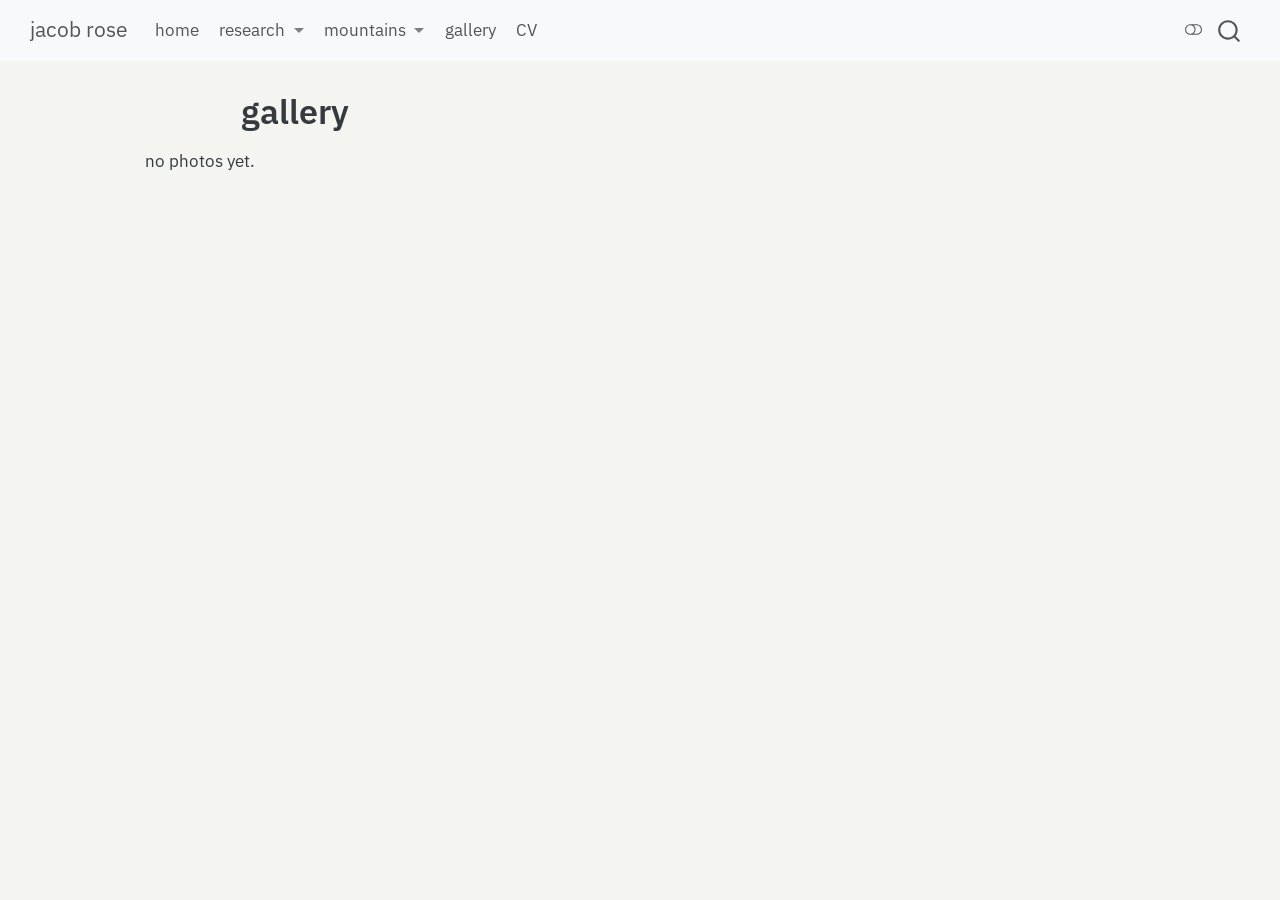
<file: docs/research/gallery.html>
<!DOCTYPE html>
<html xmlns="http://www.w3.org/1999/xhtml" lang="en" xml:lang="en"><head>

<meta charset="utf-8">
<meta name="generator" content="quarto-1.5.57">

<meta name="viewport" content="width=device-width, initial-scale=1.0, user-scalable=yes">


<title>gallery – jacob rose</title>
<style>
code{white-space: pre-wrap;}
span.smallcaps{font-variant: small-caps;}
div.columns{display: flex; gap: min(4vw, 1.5em);}
div.column{flex: auto; overflow-x: auto;}
div.hanging-indent{margin-left: 1.5em; text-indent: -1.5em;}
ul.task-list{list-style: none;}
ul.task-list li input[type="checkbox"] {
  width: 0.8em;
  margin: 0 0.8em 0.2em -1em; /* quarto-specific, see https://github.com/quarto-dev/quarto-cli/issues/4556 */ 
  vertical-align: middle;
}
</style>


<script src="../site_libs/quarto-nav/quarto-nav.js"></script>
<script src="../site_libs/quarto-nav/headroom.min.js"></script>
<script src="../site_libs/clipboard/clipboard.min.js"></script>
<script src="../site_libs/quarto-search/autocomplete.umd.js"></script>
<script src="../site_libs/quarto-search/fuse.min.js"></script>
<script src="../site_libs/quarto-search/quarto-search.js"></script>
<meta name="quarto:offset" content="../">
<script src="../site_libs/quarto-html/quarto.js"></script>
<script src="../site_libs/quarto-html/popper.min.js"></script>
<script src="../site_libs/quarto-html/tippy.umd.min.js"></script>
<script src="../site_libs/quarto-html/anchor.min.js"></script>
<link href="../site_libs/quarto-html/tippy.css" rel="stylesheet">
<link href="../site_libs/quarto-html/quarto-syntax-highlighting.css" rel="stylesheet" class="quarto-color-scheme" id="quarto-text-highlighting-styles">
<link href="../site_libs/quarto-html/quarto-syntax-highlighting-dark.css" rel="prefetch" class="quarto-color-scheme quarto-color-alternate" id="quarto-text-highlighting-styles">
<script src="../site_libs/bootstrap/bootstrap.min.js"></script>
<link href="../site_libs/bootstrap/bootstrap-icons.css" rel="stylesheet">
<link href="../site_libs/bootstrap/bootstrap.min.css" rel="stylesheet" class="quarto-color-scheme" id="quarto-bootstrap" data-mode="light">
<link href="../site_libs/bootstrap/bootstrap-dark.min.css" rel="prefetch" class="quarto-color-scheme quarto-color-alternate" id="quarto-bootstrap" data-mode="dark">
<script id="quarto-search-options" type="application/json">{
  "location": "navbar",
  "copy-button": false,
  "collapse-after": 3,
  "panel-placement": "end",
  "type": "overlay",
  "limit": 50,
  "keyboard-shortcut": [
    "f",
    "/",
    "s"
  ],
  "show-item-context": false,
  "language": {
    "search-no-results-text": "No results",
    "search-matching-documents-text": "matching documents",
    "search-copy-link-title": "Copy link to search",
    "search-hide-matches-text": "Hide additional matches",
    "search-more-match-text": "more match in this document",
    "search-more-matches-text": "more matches in this document",
    "search-clear-button-title": "Clear",
    "search-text-placeholder": "",
    "search-detached-cancel-button-title": "Cancel",
    "search-submit-button-title": "Submit",
    "search-label": "Search"
  }
}</script>


<link rel="stylesheet" href="../styles.css">
</head>

<body class="nav-fixed fullcontent">

<div id="quarto-search-results"></div>
  <header id="quarto-header" class="headroom fixed-top">
    <nav class="navbar navbar-expand-lg " data-bs-theme="dark">
      <div class="navbar-container container-fluid">
      <div class="navbar-brand-container mx-auto">
    <a class="navbar-brand" href="../index.html">
    <span class="navbar-title">jacob rose</span>
    </a>
  </div>
            <div id="quarto-search" class="" title="Search"></div>
          <button class="navbar-toggler" type="button" data-bs-toggle="collapse" data-bs-target="#navbarCollapse" aria-controls="navbarCollapse" role="menu" aria-expanded="false" aria-label="Toggle navigation" onclick="if (window.quartoToggleHeadroom) { window.quartoToggleHeadroom(); }">
  <span class="navbar-toggler-icon"></span>
</button>
          <div class="collapse navbar-collapse" id="navbarCollapse">
            <ul class="navbar-nav navbar-nav-scroll me-auto">
  <li class="nav-item">
    <a class="nav-link" href="../index.html"> 
<span class="menu-text">home</span></a>
  </li>  
  <li class="nav-item dropdown ">
    <a class="nav-link dropdown-toggle" href="#" id="nav-menu-research" role="link" data-bs-toggle="dropdown" aria-expanded="false">
 <span class="menu-text">research</span>
    </a>
    <ul class="dropdown-menu" aria-labelledby="nav-menu-research">    
        <li>
    <a class="dropdown-item" href="../research/index.html">
 <span class="dropdown-text">overview</span></a>
  </li>  
        <li>
    <a class="dropdown-item" href="../research/gallery.html">
 <span class="dropdown-text">gallery</span></a>
  </li>  
    </ul>
  </li>
  <li class="nav-item dropdown ">
    <a class="nav-link dropdown-toggle" href="#" id="nav-menu-mountains" role="link" data-bs-toggle="dropdown" aria-expanded="false">
 <span class="menu-text">mountains</span>
    </a>
    <ul class="dropdown-menu" aria-labelledby="nav-menu-mountains">    
        <li>
    <a class="dropdown-item" href="../mountains/index.html">
 <span class="dropdown-text">overview</span></a>
  </li>  
        <li>
    <a class="dropdown-item" href="../mountains/gallery.html">
 <span class="dropdown-text">gallery</span></a>
  </li>  
    </ul>
  </li>
  <li class="nav-item">
    <a class="nav-link" href="../gallery/index.html"> 
<span class="menu-text">gallery</span></a>
  </li>  
  <li class="nav-item">
    <a class="nav-link" href="../cv.html"> 
<span class="menu-text">CV</span></a>
  </li>  
</ul>
          </div> <!-- /navcollapse -->
            <div class="quarto-navbar-tools">
  <a href="" class="quarto-color-scheme-toggle quarto-navigation-tool  px-1" onclick="window.quartoToggleColorScheme(); return false;" title="Toggle dark mode"><i class="bi"></i></a>
</div>
      </div> <!-- /container-fluid -->
    </nav>
</header>
<!-- content -->
<div id="quarto-content" class="quarto-container page-columns page-rows-contents page-layout-article page-navbar">
<!-- sidebar -->
<!-- margin-sidebar -->
    
<!-- main -->
<main class="content page-columns page-full" id="quarto-document-content">

<header id="title-block-header" class="quarto-title-block default">
<div class="quarto-title">
<h1 class="title">gallery</h1>
</div>



<div class="quarto-title-meta">

    
  
    
  </div>
  


</header>


<div class="cell column-page">
<p>no photos yet.</p>
</div>



</main> <!-- /main -->
<script id="quarto-html-after-body" type="application/javascript">
window.document.addEventListener("DOMContentLoaded", function (event) {
  const toggleBodyColorMode = (bsSheetEl) => {
    const mode = bsSheetEl.getAttribute("data-mode");
    const bodyEl = window.document.querySelector("body");
    if (mode === "dark") {
      bodyEl.classList.add("quarto-dark");
      bodyEl.classList.remove("quarto-light");
    } else {
      bodyEl.classList.add("quarto-light");
      bodyEl.classList.remove("quarto-dark");
    }
  }
  const toggleBodyColorPrimary = () => {
    const bsSheetEl = window.document.querySelector("link#quarto-bootstrap");
    if (bsSheetEl) {
      toggleBodyColorMode(bsSheetEl);
    }
  }
  toggleBodyColorPrimary();  
  const disableStylesheet = (stylesheets) => {
    for (let i=0; i < stylesheets.length; i++) {
      const stylesheet = stylesheets[i];
      stylesheet.rel = 'prefetch';
    }
  }
  const enableStylesheet = (stylesheets) => {
    for (let i=0; i < stylesheets.length; i++) {
      const stylesheet = stylesheets[i];
      stylesheet.rel = 'stylesheet';
    }
  }
  const manageTransitions = (selector, allowTransitions) => {
    const els = window.document.querySelectorAll(selector);
    for (let i=0; i < els.length; i++) {
      const el = els[i];
      if (allowTransitions) {
        el.classList.remove('notransition');
      } else {
        el.classList.add('notransition');
      }
    }
  }
  const toggleGiscusIfUsed = (isAlternate, darkModeDefault) => {
    const baseTheme = document.querySelector('#giscus-base-theme')?.value ?? 'light';
    const alternateTheme = document.querySelector('#giscus-alt-theme')?.value ?? 'dark';
    let newTheme = '';
    if(darkModeDefault) {
      newTheme = isAlternate ? baseTheme : alternateTheme;
    } else {
      newTheme = isAlternate ? alternateTheme : baseTheme;
    }
    const changeGiscusTheme = () => {
      // From: https://github.com/giscus/giscus/issues/336
      const sendMessage = (message) => {
        const iframe = document.querySelector('iframe.giscus-frame');
        if (!iframe) return;
        iframe.contentWindow.postMessage({ giscus: message }, 'https://giscus.app');
      }
      sendMessage({
        setConfig: {
          theme: newTheme
        }
      });
    }
    const isGiscussLoaded = window.document.querySelector('iframe.giscus-frame') !== null;
    if (isGiscussLoaded) {
      changeGiscusTheme();
    }
  }
  const toggleColorMode = (alternate) => {
    // Switch the stylesheets
    const alternateStylesheets = window.document.querySelectorAll('link.quarto-color-scheme.quarto-color-alternate');
    manageTransitions('#quarto-margin-sidebar .nav-link', false);
    if (alternate) {
      enableStylesheet(alternateStylesheets);
      for (const sheetNode of alternateStylesheets) {
        if (sheetNode.id === "quarto-bootstrap") {
          toggleBodyColorMode(sheetNode);
        }
      }
    } else {
      disableStylesheet(alternateStylesheets);
      toggleBodyColorPrimary();
    }
    manageTransitions('#quarto-margin-sidebar .nav-link', true);
    // Switch the toggles
    const toggles = window.document.querySelectorAll('.quarto-color-scheme-toggle');
    for (let i=0; i < toggles.length; i++) {
      const toggle = toggles[i];
      if (toggle) {
        if (alternate) {
          toggle.classList.add("alternate");     
        } else {
          toggle.classList.remove("alternate");
        }
      }
    }
    // Hack to workaround the fact that safari doesn't
    // properly recolor the scrollbar when toggling (#1455)
    if (navigator.userAgent.indexOf('Safari') > 0 && navigator.userAgent.indexOf('Chrome') == -1) {
      manageTransitions("body", false);
      window.scrollTo(0, 1);
      setTimeout(() => {
        window.scrollTo(0, 0);
        manageTransitions("body", true);
      }, 40);  
    }
  }
  const isFileUrl = () => { 
    return window.location.protocol === 'file:';
  }
  const hasAlternateSentinel = () => {  
    let styleSentinel = getColorSchemeSentinel();
    if (styleSentinel !== null) {
      return styleSentinel === "alternate";
    } else {
      return false;
    }
  }
  const setStyleSentinel = (alternate) => {
    const value = alternate ? "alternate" : "default";
    if (!isFileUrl()) {
      window.localStorage.setItem("quarto-color-scheme", value);
    } else {
      localAlternateSentinel = value;
    }
  }
  const getColorSchemeSentinel = () => {
    if (!isFileUrl()) {
      const storageValue = window.localStorage.getItem("quarto-color-scheme");
      return storageValue != null ? storageValue : localAlternateSentinel;
    } else {
      return localAlternateSentinel;
    }
  }
  const darkModeDefault = false;
  let localAlternateSentinel = darkModeDefault ? 'alternate' : 'default';
  // Dark / light mode switch
  window.quartoToggleColorScheme = () => {
    // Read the current dark / light value 
    let toAlternate = !hasAlternateSentinel();
    toggleColorMode(toAlternate);
    setStyleSentinel(toAlternate);
    toggleGiscusIfUsed(toAlternate, darkModeDefault);
  };
  // Ensure there is a toggle, if there isn't float one in the top right
  if (window.document.querySelector('.quarto-color-scheme-toggle') === null) {
    const a = window.document.createElement('a');
    a.classList.add('top-right');
    a.classList.add('quarto-color-scheme-toggle');
    a.href = "";
    a.onclick = function() { try { window.quartoToggleColorScheme(); } catch {} return false; };
    const i = window.document.createElement("i");
    i.classList.add('bi');
    a.appendChild(i);
    window.document.body.appendChild(a);
  }
  // Switch to dark mode if need be
  if (hasAlternateSentinel()) {
    toggleColorMode(true);
  } else {
    toggleColorMode(false);
  }
  const icon = "";
  const anchorJS = new window.AnchorJS();
  anchorJS.options = {
    placement: 'right',
    icon: icon
  };
  anchorJS.add('.anchored');
  const isCodeAnnotation = (el) => {
    for (const clz of el.classList) {
      if (clz.startsWith('code-annotation-')) {                     
        return true;
      }
    }
    return false;
  }
  const onCopySuccess = function(e) {
    // button target
    const button = e.trigger;
    // don't keep focus
    button.blur();
    // flash "checked"
    button.classList.add('code-copy-button-checked');
    var currentTitle = button.getAttribute("title");
    button.setAttribute("title", "Copied!");
    let tooltip;
    if (window.bootstrap) {
      button.setAttribute("data-bs-toggle", "tooltip");
      button.setAttribute("data-bs-placement", "left");
      button.setAttribute("data-bs-title", "Copied!");
      tooltip = new bootstrap.Tooltip(button, 
        { trigger: "manual", 
          customClass: "code-copy-button-tooltip",
          offset: [0, -8]});
      tooltip.show();    
    }
    setTimeout(function() {
      if (tooltip) {
        tooltip.hide();
        button.removeAttribute("data-bs-title");
        button.removeAttribute("data-bs-toggle");
        button.removeAttribute("data-bs-placement");
      }
      button.setAttribute("title", currentTitle);
      button.classList.remove('code-copy-button-checked');
    }, 1000);
    // clear code selection
    e.clearSelection();
  }
  const getTextToCopy = function(trigger) {
      const codeEl = trigger.previousElementSibling.cloneNode(true);
      for (const childEl of codeEl.children) {
        if (isCodeAnnotation(childEl)) {
          childEl.remove();
        }
      }
      return codeEl.innerText;
  }
  const clipboard = new window.ClipboardJS('.code-copy-button:not([data-in-quarto-modal])', {
    text: getTextToCopy
  });
  clipboard.on('success', onCopySuccess);
  if (window.document.getElementById('quarto-embedded-source-code-modal')) {
    // For code content inside modals, clipBoardJS needs to be initialized with a container option
    // TODO: Check when it could be a function (https://github.com/zenorocha/clipboard.js/issues/860)
    const clipboardModal = new window.ClipboardJS('.code-copy-button[data-in-quarto-modal]', {
      text: getTextToCopy,
      container: window.document.getElementById('quarto-embedded-source-code-modal')
    });
    clipboardModal.on('success', onCopySuccess);
  }
    var localhostRegex = new RegExp(/^(?:http|https):\/\/localhost\:?[0-9]*\//);
    var mailtoRegex = new RegExp(/^mailto:/);
      var filterRegex = new RegExp("https:\/\/jmor6018\.github\.io\/jacob-site\/");
    var isInternal = (href) => {
        return filterRegex.test(href) || localhostRegex.test(href) || mailtoRegex.test(href);
    }
    // Inspect non-navigation links and adorn them if external
 	var links = window.document.querySelectorAll('a[href]:not(.nav-link):not(.navbar-brand):not(.toc-action):not(.sidebar-link):not(.sidebar-item-toggle):not(.pagination-link):not(.no-external):not([aria-hidden]):not(.dropdown-item):not(.quarto-navigation-tool):not(.about-link)');
    for (var i=0; i<links.length; i++) {
      const link = links[i];
      if (!isInternal(link.href)) {
        // undo the damage that might have been done by quarto-nav.js in the case of
        // links that we want to consider external
        if (link.dataset.originalHref !== undefined) {
          link.href = link.dataset.originalHref;
        }
      }
    }
  function tippyHover(el, contentFn, onTriggerFn, onUntriggerFn) {
    const config = {
      allowHTML: true,
      maxWidth: 500,
      delay: 100,
      arrow: false,
      appendTo: function(el) {
          return el.parentElement;
      },
      interactive: true,
      interactiveBorder: 10,
      theme: 'quarto',
      placement: 'bottom-start',
    };
    if (contentFn) {
      config.content = contentFn;
    }
    if (onTriggerFn) {
      config.onTrigger = onTriggerFn;
    }
    if (onUntriggerFn) {
      config.onUntrigger = onUntriggerFn;
    }
    window.tippy(el, config); 
  }
  const noterefs = window.document.querySelectorAll('a[role="doc-noteref"]');
  for (var i=0; i<noterefs.length; i++) {
    const ref = noterefs[i];
    tippyHover(ref, function() {
      // use id or data attribute instead here
      let href = ref.getAttribute('data-footnote-href') || ref.getAttribute('href');
      try { href = new URL(href).hash; } catch {}
      const id = href.replace(/^#\/?/, "");
      const note = window.document.getElementById(id);
      if (note) {
        return note.innerHTML;
      } else {
        return "";
      }
    });
  }
  const xrefs = window.document.querySelectorAll('a.quarto-xref');
  const processXRef = (id, note) => {
    // Strip column container classes
    const stripColumnClz = (el) => {
      el.classList.remove("page-full", "page-columns");
      if (el.children) {
        for (const child of el.children) {
          stripColumnClz(child);
        }
      }
    }
    stripColumnClz(note)
    if (id === null || id.startsWith('sec-')) {
      // Special case sections, only their first couple elements
      const container = document.createElement("div");
      if (note.children && note.children.length > 2) {
        container.appendChild(note.children[0].cloneNode(true));
        for (let i = 1; i < note.children.length; i++) {
          const child = note.children[i];
          if (child.tagName === "P" && child.innerText === "") {
            continue;
          } else {
            container.appendChild(child.cloneNode(true));
            break;
          }
        }
        if (window.Quarto?.typesetMath) {
          window.Quarto.typesetMath(container);
        }
        return container.innerHTML
      } else {
        if (window.Quarto?.typesetMath) {
          window.Quarto.typesetMath(note);
        }
        return note.innerHTML;
      }
    } else {
      // Remove any anchor links if they are present
      const anchorLink = note.querySelector('a.anchorjs-link');
      if (anchorLink) {
        anchorLink.remove();
      }
      if (window.Quarto?.typesetMath) {
        window.Quarto.typesetMath(note);
      }
      // TODO in 1.5, we should make sure this works without a callout special case
      if (note.classList.contains("callout")) {
        return note.outerHTML;
      } else {
        return note.innerHTML;
      }
    }
  }
  for (var i=0; i<xrefs.length; i++) {
    const xref = xrefs[i];
    tippyHover(xref, undefined, function(instance) {
      instance.disable();
      let url = xref.getAttribute('href');
      let hash = undefined; 
      if (url.startsWith('#')) {
        hash = url;
      } else {
        try { hash = new URL(url).hash; } catch {}
      }
      if (hash) {
        const id = hash.replace(/^#\/?/, "");
        const note = window.document.getElementById(id);
        if (note !== null) {
          try {
            const html = processXRef(id, note.cloneNode(true));
            instance.setContent(html);
          } finally {
            instance.enable();
            instance.show();
          }
        } else {
          // See if we can fetch this
          fetch(url.split('#')[0])
          .then(res => res.text())
          .then(html => {
            const parser = new DOMParser();
            const htmlDoc = parser.parseFromString(html, "text/html");
            const note = htmlDoc.getElementById(id);
            if (note !== null) {
              const html = processXRef(id, note);
              instance.setContent(html);
            } 
          }).finally(() => {
            instance.enable();
            instance.show();
          });
        }
      } else {
        // See if we can fetch a full url (with no hash to target)
        // This is a special case and we should probably do some content thinning / targeting
        fetch(url)
        .then(res => res.text())
        .then(html => {
          const parser = new DOMParser();
          const htmlDoc = parser.parseFromString(html, "text/html");
          const note = htmlDoc.querySelector('main.content');
          if (note !== null) {
            // This should only happen for chapter cross references
            // (since there is no id in the URL)
            // remove the first header
            if (note.children.length > 0 && note.children[0].tagName === "HEADER") {
              note.children[0].remove();
            }
            const html = processXRef(null, note);
            instance.setContent(html);
          } 
        }).finally(() => {
          instance.enable();
          instance.show();
        });
      }
    }, function(instance) {
    });
  }
      let selectedAnnoteEl;
      const selectorForAnnotation = ( cell, annotation) => {
        let cellAttr = 'data-code-cell="' + cell + '"';
        let lineAttr = 'data-code-annotation="' +  annotation + '"';
        const selector = 'span[' + cellAttr + '][' + lineAttr + ']';
        return selector;
      }
      const selectCodeLines = (annoteEl) => {
        const doc = window.document;
        const targetCell = annoteEl.getAttribute("data-target-cell");
        const targetAnnotation = annoteEl.getAttribute("data-target-annotation");
        const annoteSpan = window.document.querySelector(selectorForAnnotation(targetCell, targetAnnotation));
        const lines = annoteSpan.getAttribute("data-code-lines").split(",");
        const lineIds = lines.map((line) => {
          return targetCell + "-" + line;
        })
        let top = null;
        let height = null;
        let parent = null;
        if (lineIds.length > 0) {
            //compute the position of the single el (top and bottom and make a div)
            const el = window.document.getElementById(lineIds[0]);
            top = el.offsetTop;
            height = el.offsetHeight;
            parent = el.parentElement.parentElement;
          if (lineIds.length > 1) {
            const lastEl = window.document.getElementById(lineIds[lineIds.length - 1]);
            const bottom = lastEl.offsetTop + lastEl.offsetHeight;
            height = bottom - top;
          }
          if (top !== null && height !== null && parent !== null) {
            // cook up a div (if necessary) and position it 
            let div = window.document.getElementById("code-annotation-line-highlight");
            if (div === null) {
              div = window.document.createElement("div");
              div.setAttribute("id", "code-annotation-line-highlight");
              div.style.position = 'absolute';
              parent.appendChild(div);
            }
            div.style.top = top - 2 + "px";
            div.style.height = height + 4 + "px";
            div.style.left = 0;
            let gutterDiv = window.document.getElementById("code-annotation-line-highlight-gutter");
            if (gutterDiv === null) {
              gutterDiv = window.document.createElement("div");
              gutterDiv.setAttribute("id", "code-annotation-line-highlight-gutter");
              gutterDiv.style.position = 'absolute';
              const codeCell = window.document.getElementById(targetCell);
              const gutter = codeCell.querySelector('.code-annotation-gutter');
              gutter.appendChild(gutterDiv);
            }
            gutterDiv.style.top = top - 2 + "px";
            gutterDiv.style.height = height + 4 + "px";
          }
          selectedAnnoteEl = annoteEl;
        }
      };
      const unselectCodeLines = () => {
        const elementsIds = ["code-annotation-line-highlight", "code-annotation-line-highlight-gutter"];
        elementsIds.forEach((elId) => {
          const div = window.document.getElementById(elId);
          if (div) {
            div.remove();
          }
        });
        selectedAnnoteEl = undefined;
      };
        // Handle positioning of the toggle
    window.addEventListener(
      "resize",
      throttle(() => {
        elRect = undefined;
        if (selectedAnnoteEl) {
          selectCodeLines(selectedAnnoteEl);
        }
      }, 10)
    );
    function throttle(fn, ms) {
    let throttle = false;
    let timer;
      return (...args) => {
        if(!throttle) { // first call gets through
            fn.apply(this, args);
            throttle = true;
        } else { // all the others get throttled
            if(timer) clearTimeout(timer); // cancel #2
            timer = setTimeout(() => {
              fn.apply(this, args);
              timer = throttle = false;
            }, ms);
        }
      };
    }
      // Attach click handler to the DT
      const annoteDls = window.document.querySelectorAll('dt[data-target-cell]');
      for (const annoteDlNode of annoteDls) {
        annoteDlNode.addEventListener('click', (event) => {
          const clickedEl = event.target;
          if (clickedEl !== selectedAnnoteEl) {
            unselectCodeLines();
            const activeEl = window.document.querySelector('dt[data-target-cell].code-annotation-active');
            if (activeEl) {
              activeEl.classList.remove('code-annotation-active');
            }
            selectCodeLines(clickedEl);
            clickedEl.classList.add('code-annotation-active');
          } else {
            // Unselect the line
            unselectCodeLines();
            clickedEl.classList.remove('code-annotation-active');
          }
        });
      }
  const findCites = (el) => {
    const parentEl = el.parentElement;
    if (parentEl) {
      const cites = parentEl.dataset.cites;
      if (cites) {
        return {
          el,
          cites: cites.split(' ')
        };
      } else {
        return findCites(el.parentElement)
      }
    } else {
      return undefined;
    }
  };
  var bibliorefs = window.document.querySelectorAll('a[role="doc-biblioref"]');
  for (var i=0; i<bibliorefs.length; i++) {
    const ref = bibliorefs[i];
    const citeInfo = findCites(ref);
    if (citeInfo) {
      tippyHover(citeInfo.el, function() {
        var popup = window.document.createElement('div');
        citeInfo.cites.forEach(function(cite) {
          var citeDiv = window.document.createElement('div');
          citeDiv.classList.add('hanging-indent');
          citeDiv.classList.add('csl-entry');
          var biblioDiv = window.document.getElementById('ref-' + cite);
          if (biblioDiv) {
            citeDiv.innerHTML = biblioDiv.innerHTML;
          }
          popup.appendChild(citeDiv);
        });
        return popup.innerHTML;
      });
    }
  }
});
</script>
</div> <!-- /content -->




</body></html>
</file>
<file: docs/site_libs/quarto-html/tippy.css>
.tippy-box[data-animation=fade][data-state=hidden]{opacity:0}[data-tippy-root]{max-width:calc(100vw - 10px)}.tippy-box{position:relative;background-color:#333;color:#fff;border-radius:4px;font-size:14px;line-height:1.4;white-space:normal;outline:0;transition-property:transform,visibility,opacity}.tippy-box[data-placement^=top]>.tippy-arrow{bottom:0}.tippy-box[data-placement^=top]>.tippy-arrow:before{bottom:-7px;left:0;border-width:8px 8px 0;border-top-color:initial;transform-origin:center top}.tippy-box[data-placement^=bottom]>.tippy-arrow{top:0}.tippy-box[data-placement^=bottom]>.tippy-arrow:before{top:-7px;left:0;border-width:0 8px 8px;border-bottom-color:initial;transform-origin:center bottom}.tippy-box[data-placement^=left]>.tippy-arrow{right:0}.tippy-box[data-placement^=left]>.tippy-arrow:before{border-width:8px 0 8px 8px;border-left-color:initial;right:-7px;transform-origin:center left}.tippy-box[data-placement^=right]>.tippy-arrow{left:0}.tippy-box[data-placement^=right]>.tippy-arrow:before{left:-7px;border-width:8px 8px 8px 0;border-right-color:initial;transform-origin:center right}.tippy-box[data-inertia][data-state=visible]{transition-timing-function:cubic-bezier(.54,1.5,.38,1.11)}.tippy-arrow{width:16px;height:16px;color:#333}.tippy-arrow:before{content:"";position:absolute;border-color:transparent;border-style:solid}.tippy-content{position:relative;padding:5px 9px;z-index:1}
</file>
<file: docs/site_libs/quarto-html/quarto-syntax-highlighting.css>
/* quarto syntax highlight colors */
:root {
  --quarto-hl-ot-color: #003B4F;
  --quarto-hl-at-color: #657422;
  --quarto-hl-ss-color: #20794D;
  --quarto-hl-an-color: #5E5E5E;
  --quarto-hl-fu-color: #4758AB;
  --quarto-hl-st-color: #20794D;
  --quarto-hl-cf-color: #003B4F;
  --quarto-hl-op-color: #5E5E5E;
  --quarto-hl-er-color: #AD0000;
  --quarto-hl-bn-color: #AD0000;
  --quarto-hl-al-color: #AD0000;
  --quarto-hl-va-color: #111111;
  --quarto-hl-bu-color: inherit;
  --quarto-hl-ex-color: inherit;
  --quarto-hl-pp-color: #AD0000;
  --quarto-hl-in-color: #5E5E5E;
  --quarto-hl-vs-color: #20794D;
  --quarto-hl-wa-color: #5E5E5E;
  --quarto-hl-do-color: #5E5E5E;
  --quarto-hl-im-color: #00769E;
  --quarto-hl-ch-color: #20794D;
  --quarto-hl-dt-color: #AD0000;
  --quarto-hl-fl-color: #AD0000;
  --quarto-hl-co-color: #5E5E5E;
  --quarto-hl-cv-color: #5E5E5E;
  --quarto-hl-cn-color: #8f5902;
  --quarto-hl-sc-color: #5E5E5E;
  --quarto-hl-dv-color: #AD0000;
  --quarto-hl-kw-color: #003B4F;
}

/* other quarto variables */
:root {
  --quarto-font-monospace: SFMono-Regular, Menlo, Monaco, Consolas, "Liberation Mono", "Courier New", monospace;
}

pre > code.sourceCode > span {
  color: #003B4F;
}

code span {
  color: #003B4F;
}

code.sourceCode > span {
  color: #003B4F;
}

div.sourceCode,
div.sourceCode pre.sourceCode {
  color: #003B4F;
}

code span.ot {
  color: #003B4F;
  font-style: inherit;
}

code span.at {
  color: #657422;
  font-style: inherit;
}

code span.ss {
  color: #20794D;
  font-style: inherit;
}

code span.an {
  color: #5E5E5E;
  font-style: inherit;
}

code span.fu {
  color: #4758AB;
  font-style: inherit;
}

code span.st {
  color: #20794D;
  font-style: inherit;
}

code span.cf {
  color: #003B4F;
  font-weight: bold;
  font-style: inherit;
}

code span.op {
  color: #5E5E5E;
  font-style: inherit;
}

code span.er {
  color: #AD0000;
  font-style: inherit;
}

code span.bn {
  color: #AD0000;
  font-style: inherit;
}

code span.al {
  color: #AD0000;
  font-style: inherit;
}

code span.va {
  color: #111111;
  font-style: inherit;
}

code span.bu {
  font-style: inherit;
}

code span.ex {
  font-style: inherit;
}

code span.pp {
  color: #AD0000;
  font-style: inherit;
}

code span.in {
  color: #5E5E5E;
  font-style: inherit;
}

code span.vs {
  color: #20794D;
  font-style: inherit;
}

code span.wa {
  color: #5E5E5E;
  font-style: italic;
}

code span.do {
  color: #5E5E5E;
  font-style: italic;
}

code span.im {
  color: #00769E;
  font-style: inherit;
}

code span.ch {
  color: #20794D;
  font-style: inherit;
}

code span.dt {
  color: #AD0000;
  font-style: inherit;
}

code span.fl {
  color: #AD0000;
  font-style: inherit;
}

code span.co {
  color: #5E5E5E;
  font-style: inherit;
}

code span.cv {
  color: #5E5E5E;
  font-style: italic;
}

code span.cn {
  color: #8f5902;
  font-style: inherit;
}

code span.sc {
  color: #5E5E5E;
  font-style: inherit;
}

code span.dv {
  color: #AD0000;
  font-style: inherit;
}

code span.kw {
  color: #003B4F;
  font-weight: bold;
  font-style: inherit;
}

.prevent-inlining {
  content: "</";
}

/*# sourceMappingURL=debc5d5d77c3f9108843748ff7464032.css.map */
</file>
<file: docs/site_libs/quarto-html/quarto-syntax-highlighting-dark.css>
/* quarto syntax highlight colors */
:root {
  --quarto-hl-al-color: #f07178;
  --quarto-hl-an-color: #d4d0ab;
  --quarto-hl-at-color: #00e0e0;
  --quarto-hl-bn-color: #d4d0ab;
  --quarto-hl-bu-color: #abe338;
  --quarto-hl-ch-color: #abe338;
  --quarto-hl-co-color: #f8f8f2;
  --quarto-hl-cv-color: #ffd700;
  --quarto-hl-cn-color: #ffd700;
  --quarto-hl-cf-color: #ffa07a;
  --quarto-hl-dt-color: #ffa07a;
  --quarto-hl-dv-color: #d4d0ab;
  --quarto-hl-do-color: #f8f8f2;
  --quarto-hl-er-color: #f07178;
  --quarto-hl-ex-color: #00e0e0;
  --quarto-hl-fl-color: #d4d0ab;
  --quarto-hl-fu-color: #ffa07a;
  --quarto-hl-im-color: #abe338;
  --quarto-hl-in-color: #d4d0ab;
  --quarto-hl-kw-color: #ffa07a;
  --quarto-hl-op-color: #ffa07a;
  --quarto-hl-ot-color: #00e0e0;
  --quarto-hl-pp-color: #dcc6e0;
  --quarto-hl-re-color: #00e0e0;
  --quarto-hl-sc-color: #abe338;
  --quarto-hl-ss-color: #abe338;
  --quarto-hl-st-color: #abe338;
  --quarto-hl-va-color: #00e0e0;
  --quarto-hl-vs-color: #abe338;
  --quarto-hl-wa-color: #dcc6e0;
}

/* other quarto variables */
:root {
  --quarto-font-monospace: SFMono-Regular, Menlo, Monaco, Consolas, "Liberation Mono", "Courier New", monospace;
}

code span.al {
  background-color: #2a0f15;
  font-weight: bold;
  color: #f07178;
}

code span.an {
  color: #d4d0ab;
}

code span.at {
  color: #00e0e0;
}

code span.bn {
  color: #d4d0ab;
}

code span.bu {
  color: #abe338;
}

code span.ch {
  color: #abe338;
}

code span.co {
  font-style: italic;
  color: #f8f8f2;
}

code span.cv {
  color: #ffd700;
}

code span.cn {
  color: #ffd700;
}

code span.cf {
  font-weight: bold;
  color: #ffa07a;
}

code span.dt {
  color: #ffa07a;
}

code span.dv {
  color: #d4d0ab;
}

code span.do {
  color: #f8f8f2;
}

code span.er {
  color: #f07178;
  text-decoration: underline;
}

code span.ex {
  font-weight: bold;
  color: #00e0e0;
}

code span.fl {
  color: #d4d0ab;
}

code span.fu {
  color: #ffa07a;
}

code span.im {
  color: #abe338;
}

code span.in {
  color: #d4d0ab;
}

code span.kw {
  font-weight: bold;
  color: #ffa07a;
}

pre > code.sourceCode > span {
  color: #f8f8f2;
}

code span {
  color: #f8f8f2;
}

code.sourceCode > span {
  color: #f8f8f2;
}

div.sourceCode,
div.sourceCode pre.sourceCode {
  color: #f8f8f2;
}

code span.op {
  color: #ffa07a;
}

code span.ot {
  color: #00e0e0;
}

code span.pp {
  color: #dcc6e0;
}

code span.re {
  background-color: #f8f8f2;
  color: #00e0e0;
}

code span.sc {
  color: #abe338;
}

code span.ss {
  color: #abe338;
}

code span.st {
  color: #abe338;
}

code span.va {
  color: #00e0e0;
}

code span.vs {
  color: #abe338;
}

code span.wa {
  color: #dcc6e0;
}

.prevent-inlining {
  content: "</";
}

/*# sourceMappingURL=935a306eefa94366c21e1a970dddb765.css.map */
</file>
<file: docs/styles.css>
@import url("https://fonts.googleapis.com/css2?family=IBM+Plex+Sans:ital,wght@0,400;0,600;0,700;1,400&display=swap");

body, h1, h2, h3, h4, h5, h6, .navbar, .navbar-brand, .nav-link, .dropdown-item, table {
  font-family: "IBM Plex Sans", sans-serif;
}

.quarto-title-meta { text-transform: lowercase; }

.panels { display: grid; grid-template-columns: repeat(3, minmax(0, 1fr)); gap: 2.5rem; align-items: start; }
@media (max-width: 991.98px) { .panels { grid-template-columns: 1fr; } }
.panel-head { display: block; font-size: 1.2rem; font-weight: 600; padding-bottom: .5rem; border-bottom: 2px solid rgba(127, 127, 127, .35); }
.entry { position: relative; padding: 1.1rem 0 1.25rem; border-bottom: 1px solid rgba(127, 127, 127, .2); }
.entry p { margin-bottom: .5rem; }
.entry > p:last-child { margin-bottom: 0; }
.entry-top { display: flex; align-items: center; gap: .9rem; margin-bottom: .7rem; }
.entry-top p { margin: 0; }
.entry-thumb { width: 84px; height: 84px; object-fit: cover; border-radius: 4px; display: block; }
.entry-title { font-weight: 600; color: inherit; text-decoration: none; }
.entry:hover .entry-title { text-decoration: underline; }
.entry-date { font-size: .85rem; opacity: .65; }
.entry-empty { opacity: .6; }

.photo-grid { display: grid; grid-template-columns: repeat(2, minmax(0, 1fr)); gap: 1.25rem; }
@media (max-width: 575.98px) { .photo-grid { grid-template-columns: 1fr; } }
.photo-grid > *, .photo-grid figure, .photo-grid p { margin: 0; }
.photo-grid img { width: 100%; aspect-ratio: 4 / 3; object-fit: cover; border-radius: 4px; display: block; margin: 0; }
.photo-grid figcaption { display: none; }

.gslide-image img { max-height: 78vh !important; }

.cv-frame { width: 100%; height: 85vh; border: 1px solid rgba(127, 127, 127, .3); border-radius: 4px; background: #fff; }
.cv-download { font-size: .9rem; }

.me-photo { float: left; width: 220px; margin: .5rem 2rem 1rem 0; border-radius: 4px; }
@media (max-width: 575.98px) { .me-photo { float: none; width: 60%; display: block; margin: 0 auto 1rem; } }
.grid { clear: both; }
</file>
